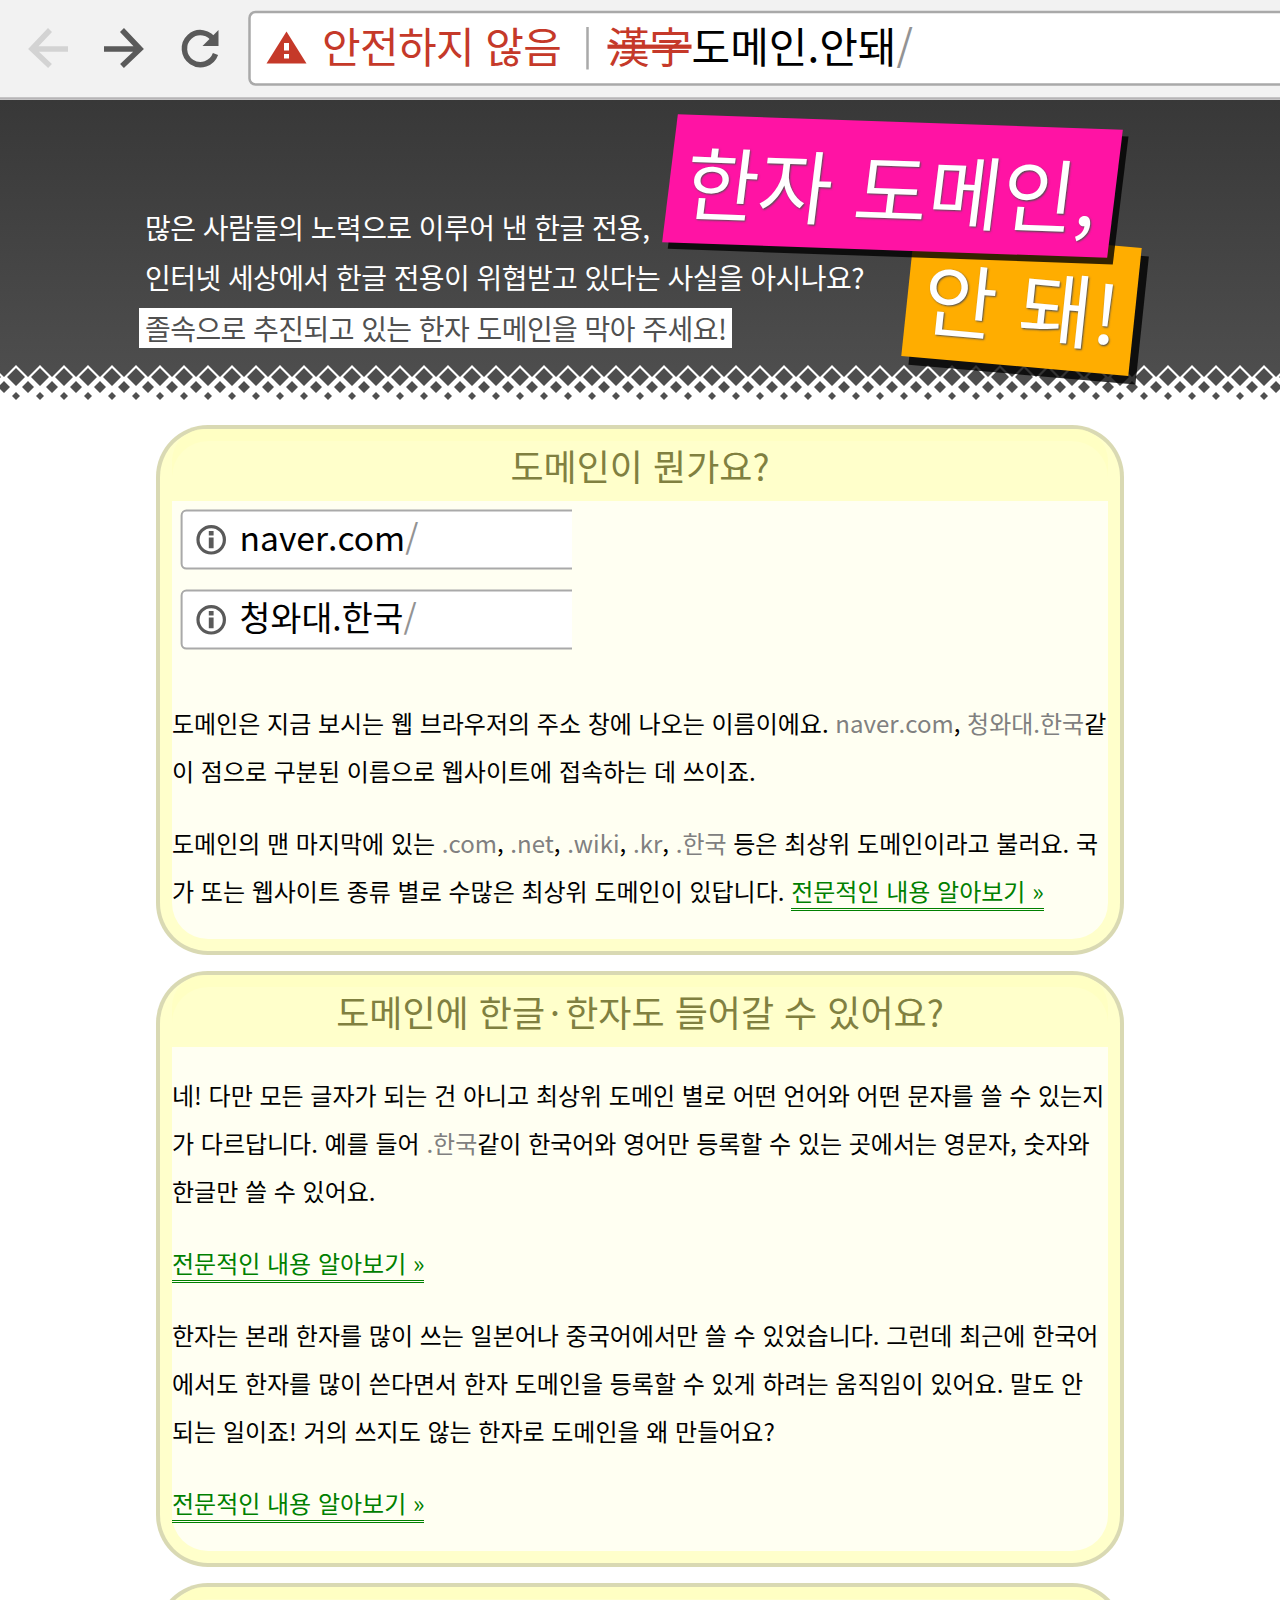
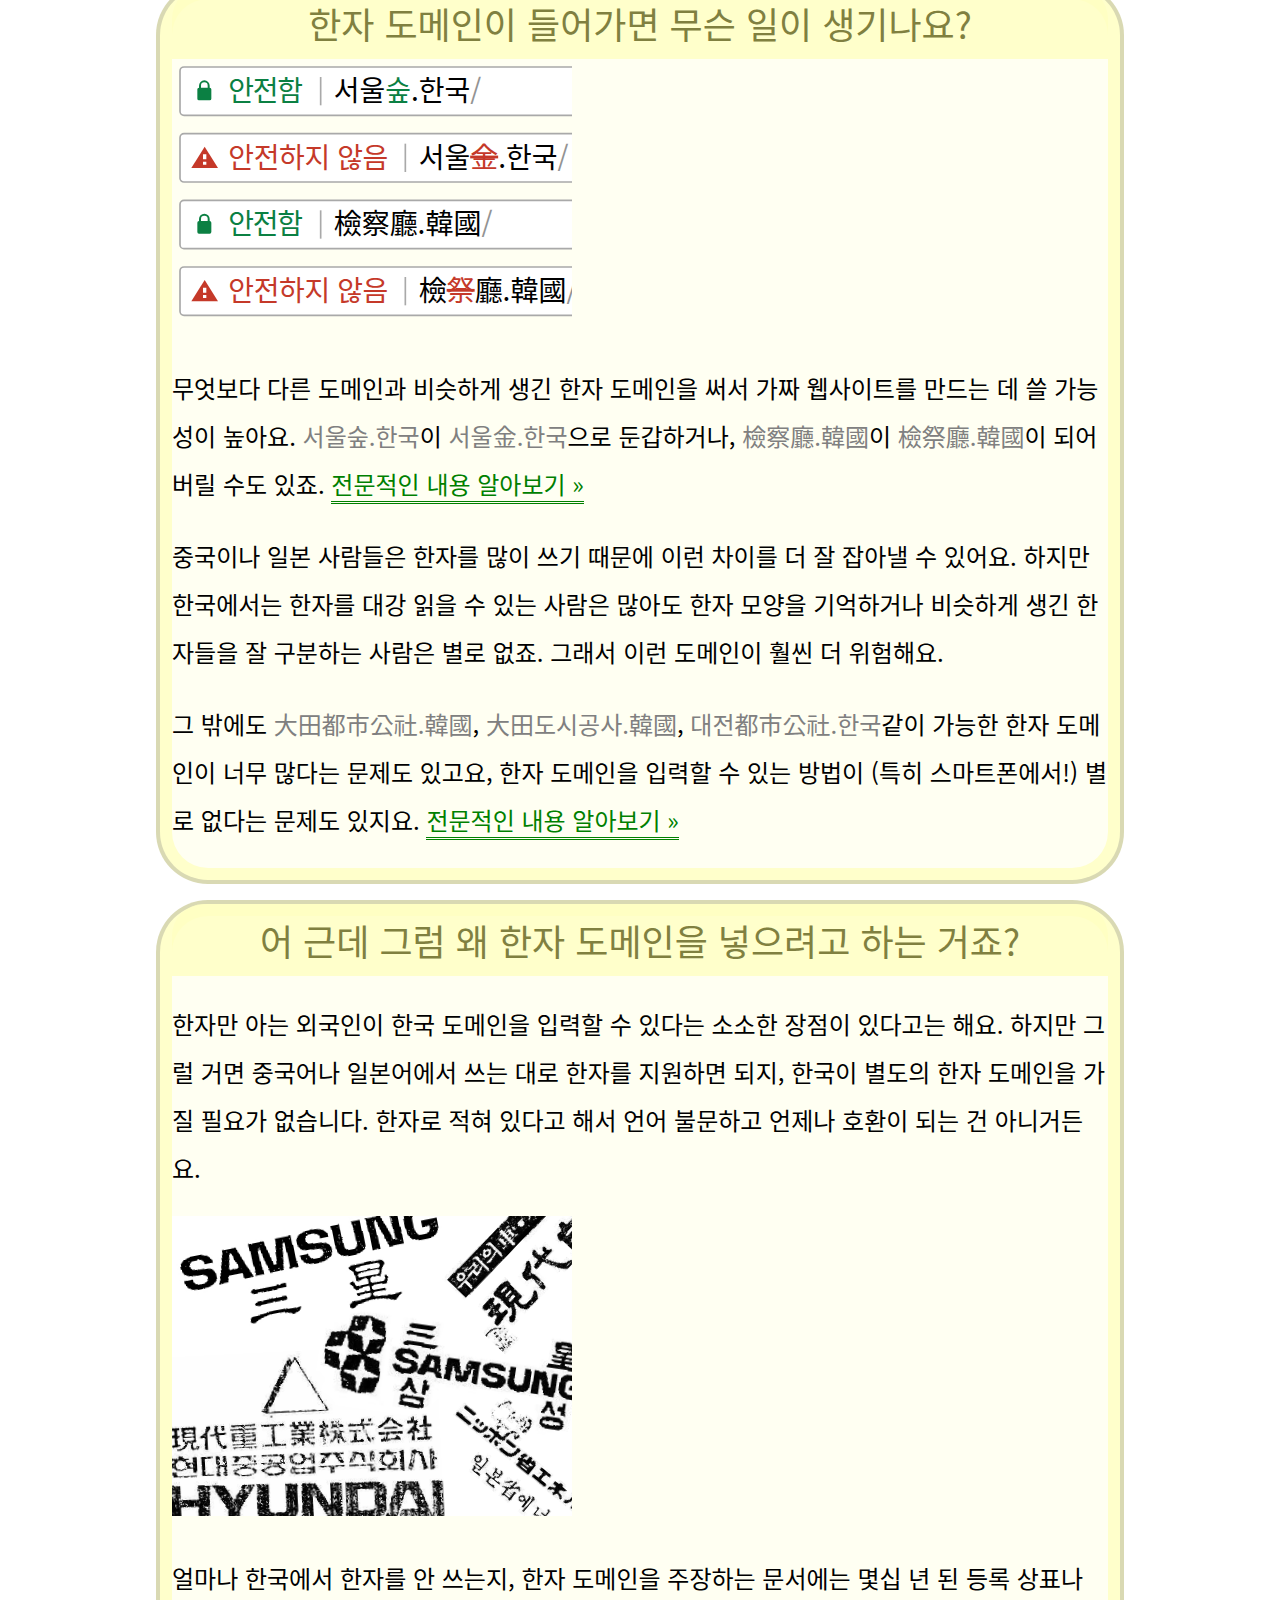
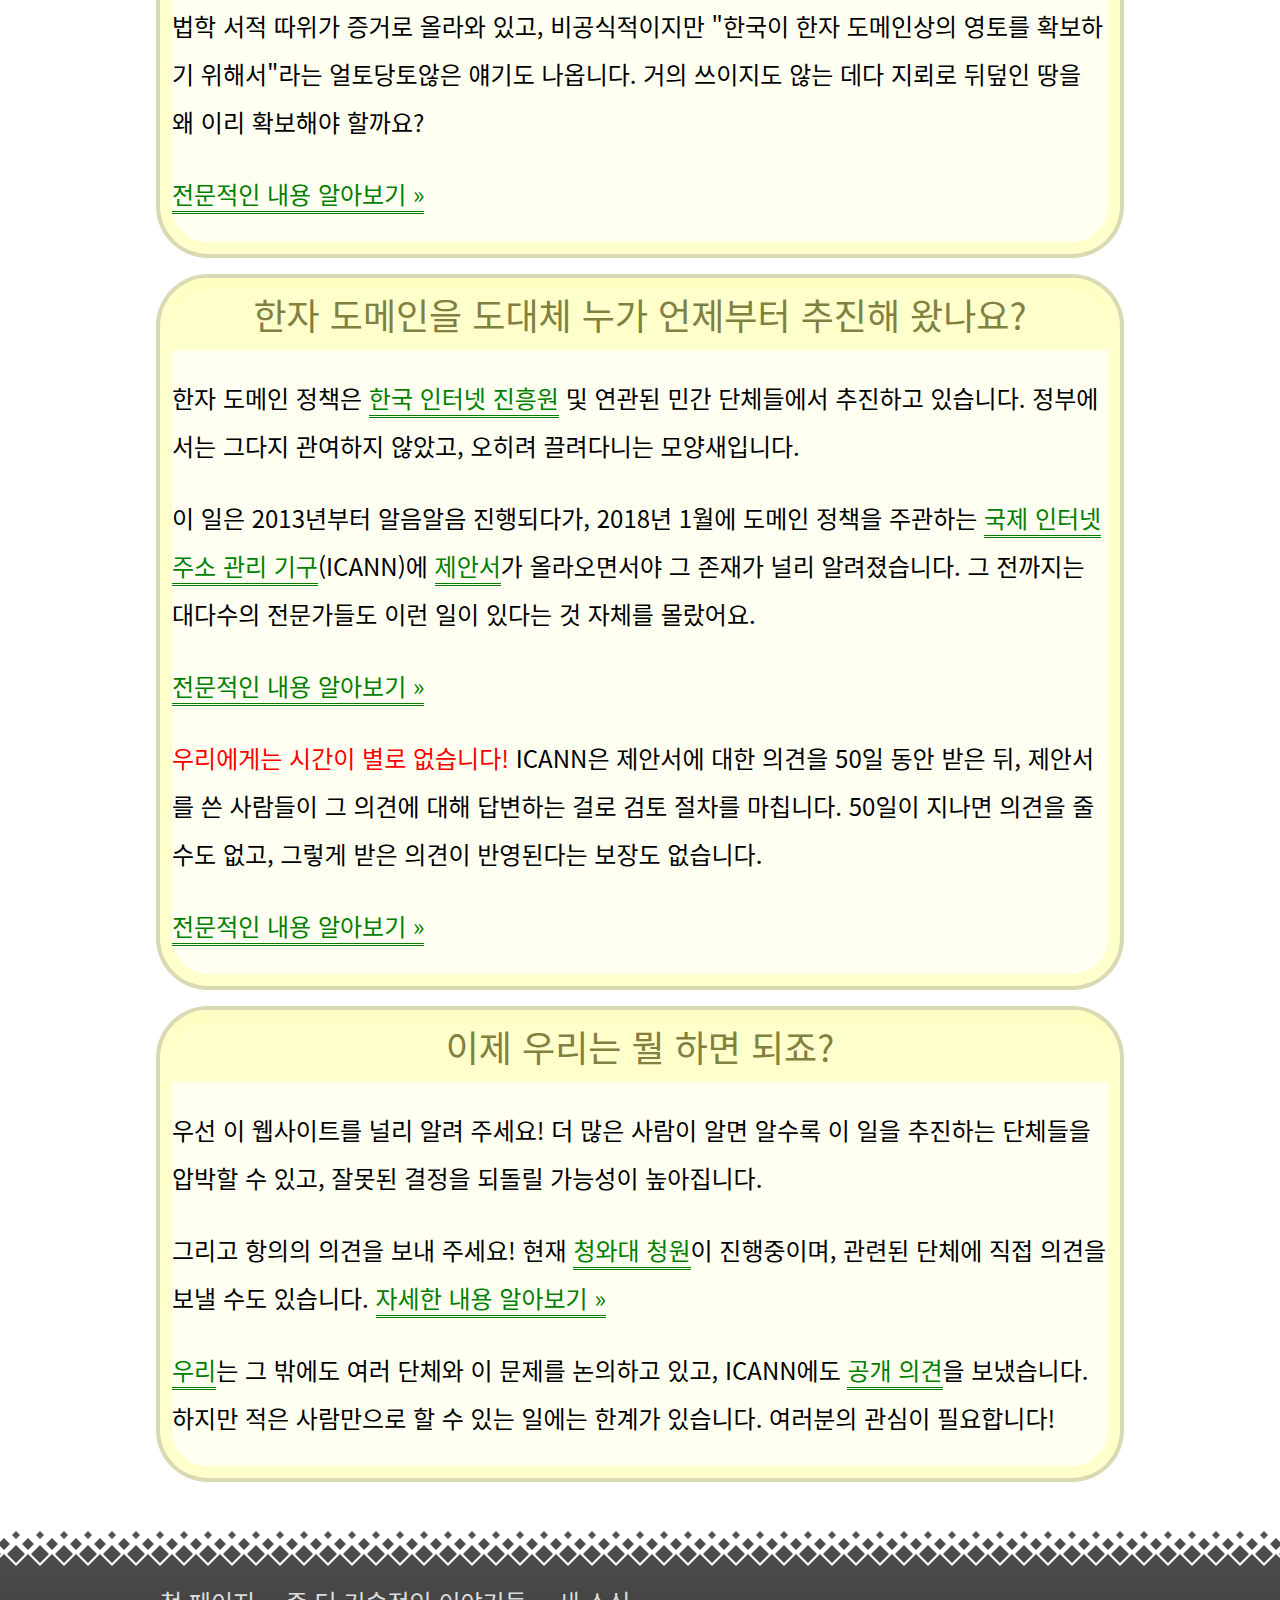
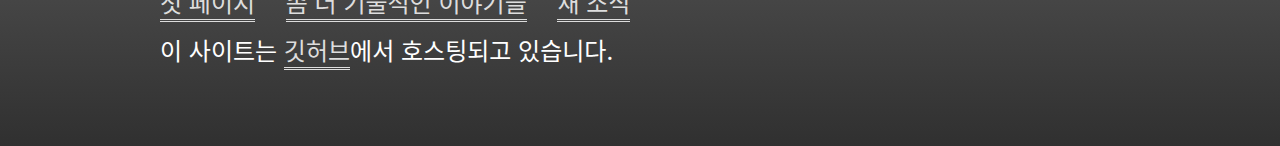
<file: index.html>
<!doctype html>
<html lang="ko">
<head>
<meta charset="utf-8">
<meta name="viewport" content="width=device-width, initial-scale=1, user-scalable=no">
<title>한자 도메인, 안 돼!</title>
<link rel="stylesheet" href="style.css">
<meta property="og:title" content="한자 도메인, 안 돼!">
<meta property="og:type" content="website">
<meta property="og:url" content="https://no-hanja-domain.github.io/">
<meta property="og:image" content="https://no-hanja-domain.github.io/preview.png">
<meta property="og:description" content="많은 사람들의 노력으로 이루어 낸 한글 전용, 인터넷 세상에서 한글 전용이 위협받고 있다는 사실을 아시나요? 졸속으로 추진되고 있는 한자 도메인을 막아 주세요!">
</head>
<body>
<header class="index">
<svg class="address">
	<rect x="0" y="0" width="100%" height="100%" fill="#f2f2f2" />
	<line x1="0" y1="98.5%" x2="100%" y2="98.5%" stroke="#b6b4b6" stroke-width="2.5" />
	<rect x="0" y="12%" width="100%" height="72.5%" fill="#fff" />
	<line x1="0" y1="12%" x2="100%" y2="12%" stroke="#a9a9a9" stroke-width="2.5" />
	<line x1="0" y1="84.5%" x2="100%" y2="84.5%" stroke="#a9a9a9" stroke-width="2.5" />
	<svg x="0" y="0" height="100%" viewBox="0 0 800 100" preserveAspectRatio="xMinYMin">
		<rect x="0" y="0%" width="300" height="90" fill="#f2f2f2" />
		<path d="M50 30L32 49L50 66M32 49H68" fill="transparent" stroke="#d3d3d3" stroke-width="5.5" />
		<path d="M122 30L140 49L122 66M140 49H104" fill="transparent" stroke="#5a5a5a" stroke-width="5.5" />
		<path d="M215.5 54A16 16 0 1 1 214.5 41" fill="transparent" stroke="#5a5a5a" stroke-width="5.5" />
		<path d="M202.5 46L218.5 30V46Z" fill="#5a5a5a" />
		<path d="M300 12H255.5A6 6 0 0 0 249.5 18V78.5A6 6 0 0 0 255.5 84.5H300" fill="#fff" stroke="#a9a9a9" stroke-width="2.5" />
		<path d="M286.5 31.5L266.5 63.5H306.5Z" fill="#c53929" />
		<path d="M284 43H289V50.5H284Z M284 54H289V58.5H284" fill="#fff" />
		<text fill="#c53929" x="322" y="63" font-size="42" textLength="240" lengthAdjust="spacing">안전하지 않음</text>
		<path d="M587.5 27V69.5" stroke="#a9a9a9" stroke-width="2.5" />
		<text fill="#000" x="607.5" y="63" font-size="42"><tspan fill="#c53929" text-decoration="line-through">漢字</tspan>도메인.안돼<tspan fill="#939393">/</tspan></text>
	</svg>
</svg>
<h1><span class="line1"><u>한자</u><s>漢字</s> 도메인,</span> <span class="line2">안 돼!</span></h1>
<p>많은 사람들의 노력으로 이루어 낸 한글 전용,<br>인터넷 세상에서 한글 전용이 위협받고 있다는 사실을 아시나요?<br><strong>졸속으로 추진되고 있는 한자 도메인을 막아 주세요!</strong></p>
</header>

<div id="main">

<article class="qna" id="what-is-domain">
<h2>도메인이 뭔가요?</h2>
<svg class="figure" width="400" viewBox="0 0 1000 400">
	<g id="normal-address">
		<path d="M1000 24H36a12 12 0 0 0 -12 12V157a12 12 0 0 0 12 12H1000" fill="#fff" stroke="#a9a9a9" stroke-width="5" />
		<circle cx="98" cy="97" r="33" fill="transparent" stroke="#5a5a5a" stroke-width="8" />
		<path d="M92 75h12v11h-12Z m0 16h12v27h-12Z" fill="#5a5a5a" />
	</g>
	<text fill="#000" x="169" y="126" font-size="84">naver.com<tspan fill="#939393">/</tspan></text>
	<use xlink:href="#normal-address" y="200" />
	<text fill="#000" x="169" y="326" font-size="84">청와대.한국<tspan fill="#939393">/</tspan></text>
</svg>
<p class="with-figure"><strong>도메인</strong>은 지금 보시는 웹 브라우저의 주소 창에 나오는 이름이에요. <code>naver.com</code>, <code>청와대.한국</code>같이 점으로 구분된 이름으로 웹사이트에 접속하는 데 쓰이죠.</p>
<p>도메인의 맨 마지막에 있는 <code>.com</code>, <code>.net</code>, <code>.wiki</code>, <code>.kr</code>, <code>.한국</code> 등은 <strong>최상위 도메인</strong>이라고 불러요. 국가 또는 웹사이트 종류 별로 수많은 최상위 도메인이 있답니다. <a href="technical.html#what-is-domain" class="more">전문적인 내용 알아보기 &raquo;</a></p>
</article>

<article class="qna" id="what-is-idn">
<h2>도메인에 한글·한자도 들어갈 수 있어요?</h2>
<p>네! 다만 모든 글자가 되는 건 아니고 최상위 도메인 별로 어떤 언어와 어떤 문자를 쓸 수 있는지가 다르답니다. 예를 들어 <code>.한국</code>같이 한국어와 영어만 등록할 수 있는 곳에서는 영문자, 숫자와 한글만 쓸 수 있어요.</p>
<p class="more"><a href="technical.html#what-is-idn" class="more">전문적인 내용 알아보기 &raquo;</a></p>
<p>한자는 본래 한자를 많이 쓰는 일본어나 중국어에서만 쓸 수 있었습니다. 그런데 최근에 한국어에서도 한자를 많이 쓴다면서 <strong>한자 도메인을 등록할 수 있게 하려는 움직임</strong>이 있어요. 말도 안 되는 일이죠! 거의 쓰지도 않는 한자로 도메인을 왜 만들어요?</p>
<p class="more"><a href="technical.html#hanja-domain" class="more">전문적인 내용 알아보기 &raquo;</a></p>
</article>

<article class="qna" id="why-no-hanja-domain">
<h2>한자 도메인이 들어가면 무슨 일이 생기나요?</h2>
<svg class="figure" width="400" viewBox="0 0 1200 800">
	<g id="safe-address">
		<path d="M1250 24H36a12 12 0 0 0 -12 12v121a12 12 0 0 0 12 12H1250" fill="#fff" stroke="#a9a9a9" stroke-width="5" />
		<path d="M81 80a16 16 0 0 1 32 0v6a5 5 0 0 1 5 5v28a5 5 0 0 1 -5 5h-32a5 5 0 0 1 -5 -5v-28a5 5 0 0 1 5 -5Z" fill="#0b8043" />
		<path d="M87 86v-6a10 10 0 0 1 20 0v6Z" fill="#fff" />
		<text fill="#0b8043" x="169" y="126" font-size="84" textLength="224" lengthAdjust="spacing">안전함</text>
		<path d="M446 54v85" stroke="#a9a9a9" stroke-width="5" />
	</g>
	<g id="unsafe-address" transform="translate(0,200)">
		<path d="M1250 24H36a12 12 0 0 0 -12 12v121a12 12 0 0 0 12 12H1250" fill="#fff" stroke="#a9a9a9" stroke-width="5" />
		<path d="M98 63l-40 64h80Z" fill="#c53929" />
		<path d="M93 86h10v15h-10Z m0 22h10v9h-10Z" fill="#fff" />
		<text fill="#c53929" x="169" y="126" font-size="84" textLength="480" lengthAdjust="spacing">안전하지 않음</text>
		<path d="M700 54v85" stroke="#a9a9a9" stroke-width="5" />
	</g>
	<text fill="#000" x="485" y="126" font-size="84">서울<tspan fill="#0b8043">숲</tspan>.한국<tspan fill="#939393">/</tspan></text>
	<text fill="#000" x="740" y="326" font-size="84">서울<tspan fill="#c53929" text-decoration="line-through">金</tspan>.한국<tspan fill="#939393">/</tspan></text>
	<use xlink:href="#safe-address" y="400" />
	<use xlink:href="#unsafe-address" y="400" />
	<text fill="#000" x="485" y="526" font-size="84">檢察廳.韓國<tspan fill="#939393">/</tspan></text>
	<text fill="#000" x="740" y="726" font-size="84">檢<tspan fill="#c53929" text-decoration="line-through">祭</tspan>廳.韓國<tspan fill="#939393">/</tspan></text>
</svg>
<p class="with-figure">무엇보다 다른 도메인과 비슷하게 생긴 한자 도메인을 써서 <strong>가짜 웹사이트를 만드는 데 쓸 가능성이 높아요</strong>. <code>서울숲.한국</code>이 <code>서울<strong>金</strong>.한국</code>으로 둔갑하거나, <code>檢察廳.韓國</code>이 <code>檢<strong>祭</strong>廳.韓國</code>이 되어 버릴 수도 있죠. <a href="technical.html#idn-homograph-attack" class="more">전문적인 내용 알아보기 &raquo;</a></p>
<p>중국이나 일본 사람들은 한자를 많이 쓰기 때문에 이런 차이를 더 잘 잡아낼 수 있어요. 하지만 한국에서는 한자를 대강 읽을 수 있는 사람은 많아도 한자 모양을 기억하거나 비슷하게 생긴 한자들을 잘 구분하는 사람은 별로 없죠. 그래서 이런 도메인이 훨씬 더 위험해요.</p>
<p>그 밖에도 <code>大田都市公社.韓國</code>, <code>大田도시공사.韓國</code>, <code>대전都市公社.한국</code>같이 가능한 한자 도메인이 너무 많다는 문제도 있고요, 한자 도메인을 입력할 수 있는 방법이 (특히 스마트폰에서!) 별로 없다는 문제도 있지요. <a href="technical.html#why-no-mixed-hanja-hangul-domain" class="more">전문적인 내용 알아보기 &raquo;</a></p>
</article>

<article class="qna" id="why-hanja-domain">
<h2>어 근데 그럼 왜 한자 도메인을 넣으려고 하는 거죠?</h2>
<p>한자만 아는 외국인이 한국 도메인을 입력할 수 있다는 소소한 장점이 있다고는 해요. 하지만 그럴 거면 중국어나 일본어에서 쓰는 대로 한자를 지원하면 되지, <strong>한국이 별도의 한자 도메인을 가질 필요가 없습니다</strong>. 한자로 적혀 있다고 해서 언어 불문하고 언제나 호환이 되는 건 아니거든요.</p>
<img class="figure" width="400" height="300" src="obsolete-trademarks.png" />
<p class="with-figure">얼마나 한국에서 한자를 안 쓰는지, 한자 도메인을 주장하는 문서에는 <strong>몇십 년 된 등록 상표나 법학 서적 따위</strong>가 증거로 올라와 있고, 비공식적이지만 <strong>"한국이 한자 도메인상의 영토를 확보하기 위해서"</strong>라는 얼토당토않은 얘기도 나옵니다. 거의 쓰이지도 않는 데다 지뢰로 뒤덮인 땅을 왜 이리 확보해야 할까요?</p>
<p class="more"><a href="technical.html#bad-hanja-evidence" class="more">전문적인 내용 알아보기 &raquo;</a></p>
</article>

<article class="qna" id="timeline">
<h2>한자 도메인을 도대체 누가 언제부터 추진해 왔나요?</h2>
<p>한자 도메인 정책은 <a href="https://www.kisa.or.kr/">한국 인터넷 진흥원</a> 및 연관된 민간 단체들에서 추진하고 있습니다. 정부에서는 그다지 관여하지 않았고, 오히려 끌려다니는 모양새입니다.</p>
<p>이 일은 2013년부터 알음알음 진행되다가, 2018년 1월에 도메인 정책을 주관하는 <a href="https://www.icann.org/">국제 인터넷 주소 관리 기구</a>(ICANN)에 <a href="https://www.icann.org/public-comments/korean-lgr-2018-01-25-en">제안서</a>가 올라오면서야 그 존재가 널리 알려졌습니다. 그 전까지는 대다수의 전문가들도 이런 일이 있다는 것 자체를 몰랐어요.</p>
<p class="more"><a href="technical.html#proposal" class="more">전문적인 내용 알아보기 &raquo;</a></p>
<p><strong style="color: red">우리에게는 시간이 별로 없습니다!</strong> ICANN은 제안서에 대한 의견을 50일 동안 받은 뒤, 제안서를 쓴 사람들이 그 의견에 대해 답변하는 걸로 검토 절차를 마칩니다. <strong>50일이 지나면 의견을 줄 수도 없고, 그렇게 받은 의견이 반영된다는 보장도 없습니다.</strong></p>
<p class="more"><a href="technical.html#idn-policy-authority" class="more">전문적인 내용 알아보기 &raquo;</a></p>
</article>

<article class="qna" id="now-what">
<h2>이제 우리는 뭘 하면 되죠?</h2>
<p>우선 <strong>이 웹사이트를 널리 알려 주세요!</strong> 더 많은 사람이 알면 알수록 이 일을 추진하는 단체들을 압박할 수 있고, 잘못된 결정을 되돌릴 가능성이 높아집니다.
<p>그리고 <strong>항의의 의견을 보내 주세요!</strong> 현재 <a href="https://www1.president.go.kr/petitions/139641">청와대 청원</a>이 진행중이며, 관련된 단체에 직접 의견을 보낼 수도 있습니다. <a href="technical.html#petition" class="more">자세한 내용 알아보기 &raquo;</a></p>
<p><a href="technical.html#authors">우리</a>는 그 밖에도 여러 단체와 이 문제를 논의하고 있고, ICANN에도 <a href="icann-letter-20180213.html">공개 의견</a>을 보냈습니다. 하지만 적은 사람만으로 할 수 있는 일에는 한계가 있습니다. 여러분의 관심이 필요합니다!</p>
</article>

</div>
<footer>
	<nav>
		<ul>
			<li><a href="index.html">첫 페이지</a></li>
			<li><a href="technical.html">좀 더 기술적인 이야기들</a></li>
			<li><a href="news.html">새 소식</a></li>
		</ul>
	</nav>
	<p>이 사이트는 <a href="https://github.com/no-hanja-domain/no-hanja-domain.github.io">깃허브</a>에서 호스팅되고 있습니다.</p>
</footer>

<!-- Global site tag (gtag.js) - Google Analytics -->
<script async src="https://www.googletagmanager.com/gtag/js?id=UA-113554880-1"></script>
<script>
  window.dataLayer = window.dataLayer || [];
  function gtag(){dataLayer.push(arguments);}
  gtag('js', new Date());

  gtag('config', 'UA-113554880-1');
</script>
</body>
</html>
</file>
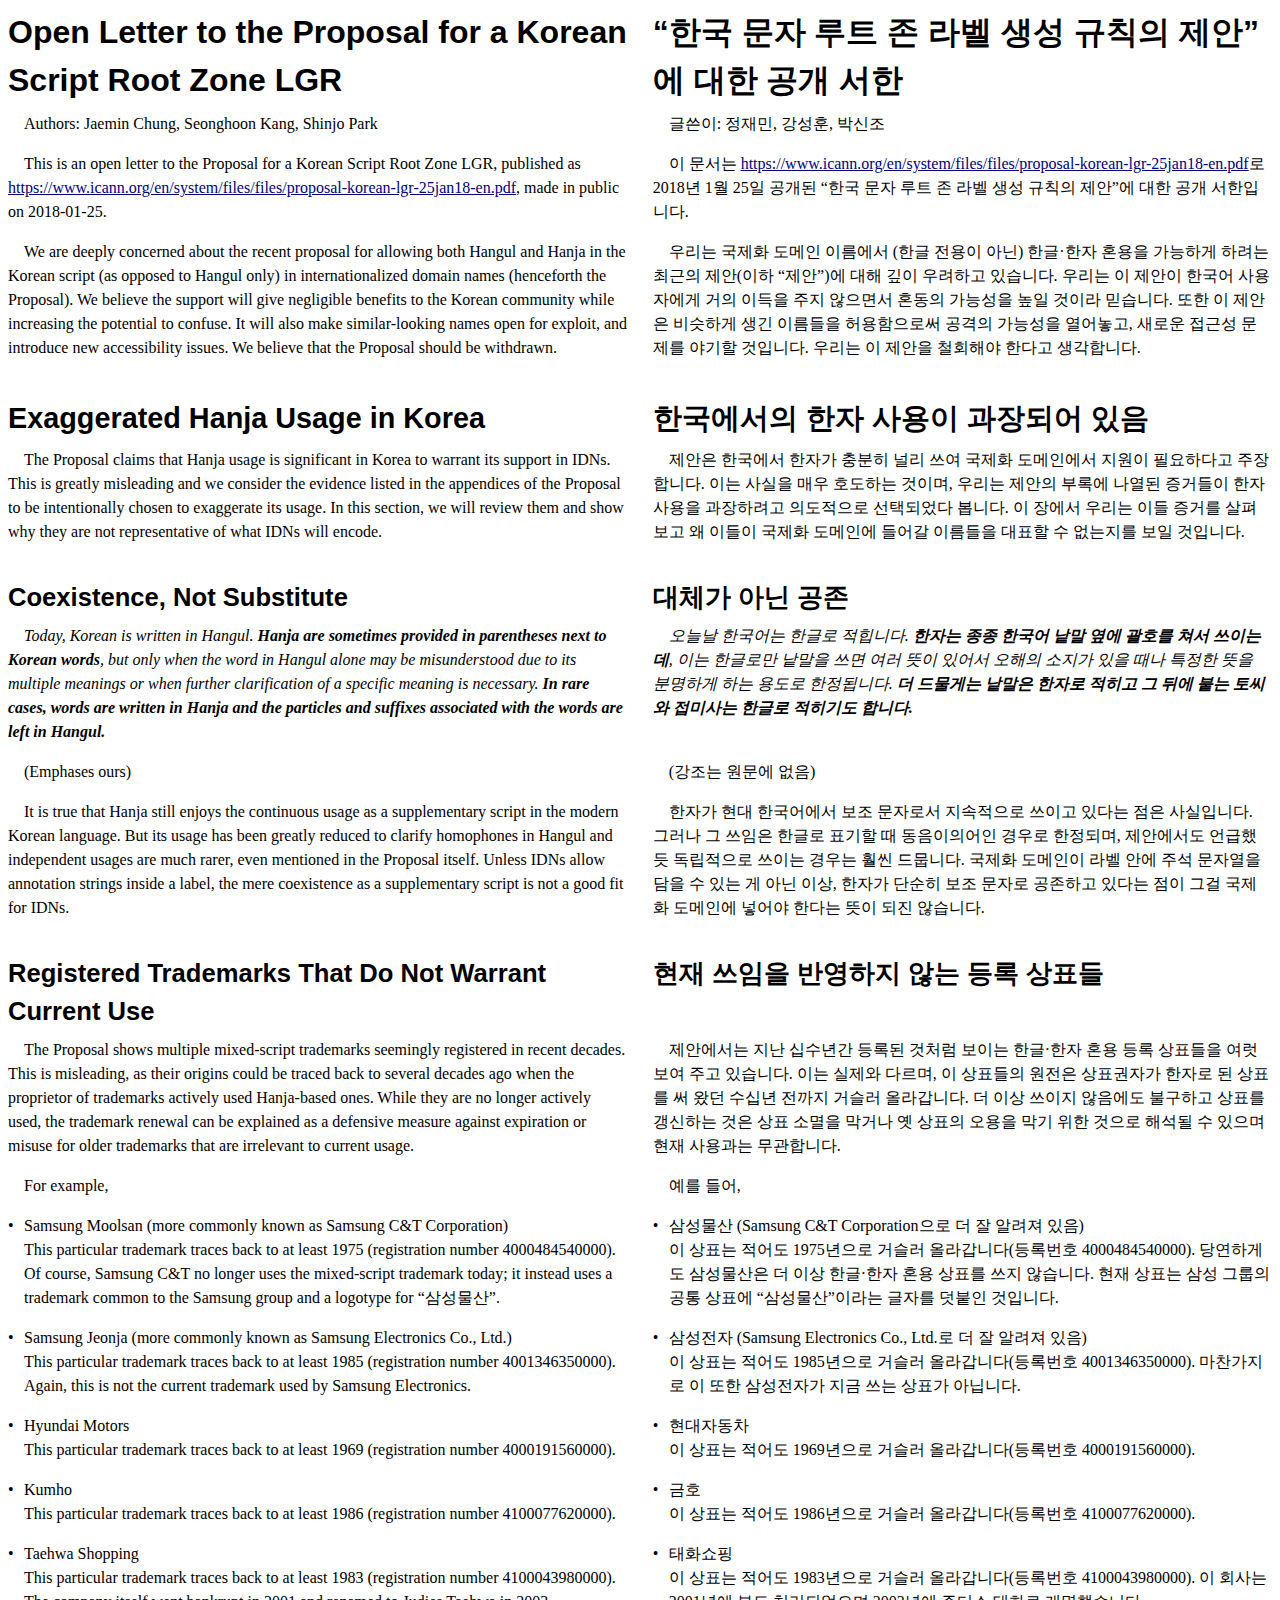
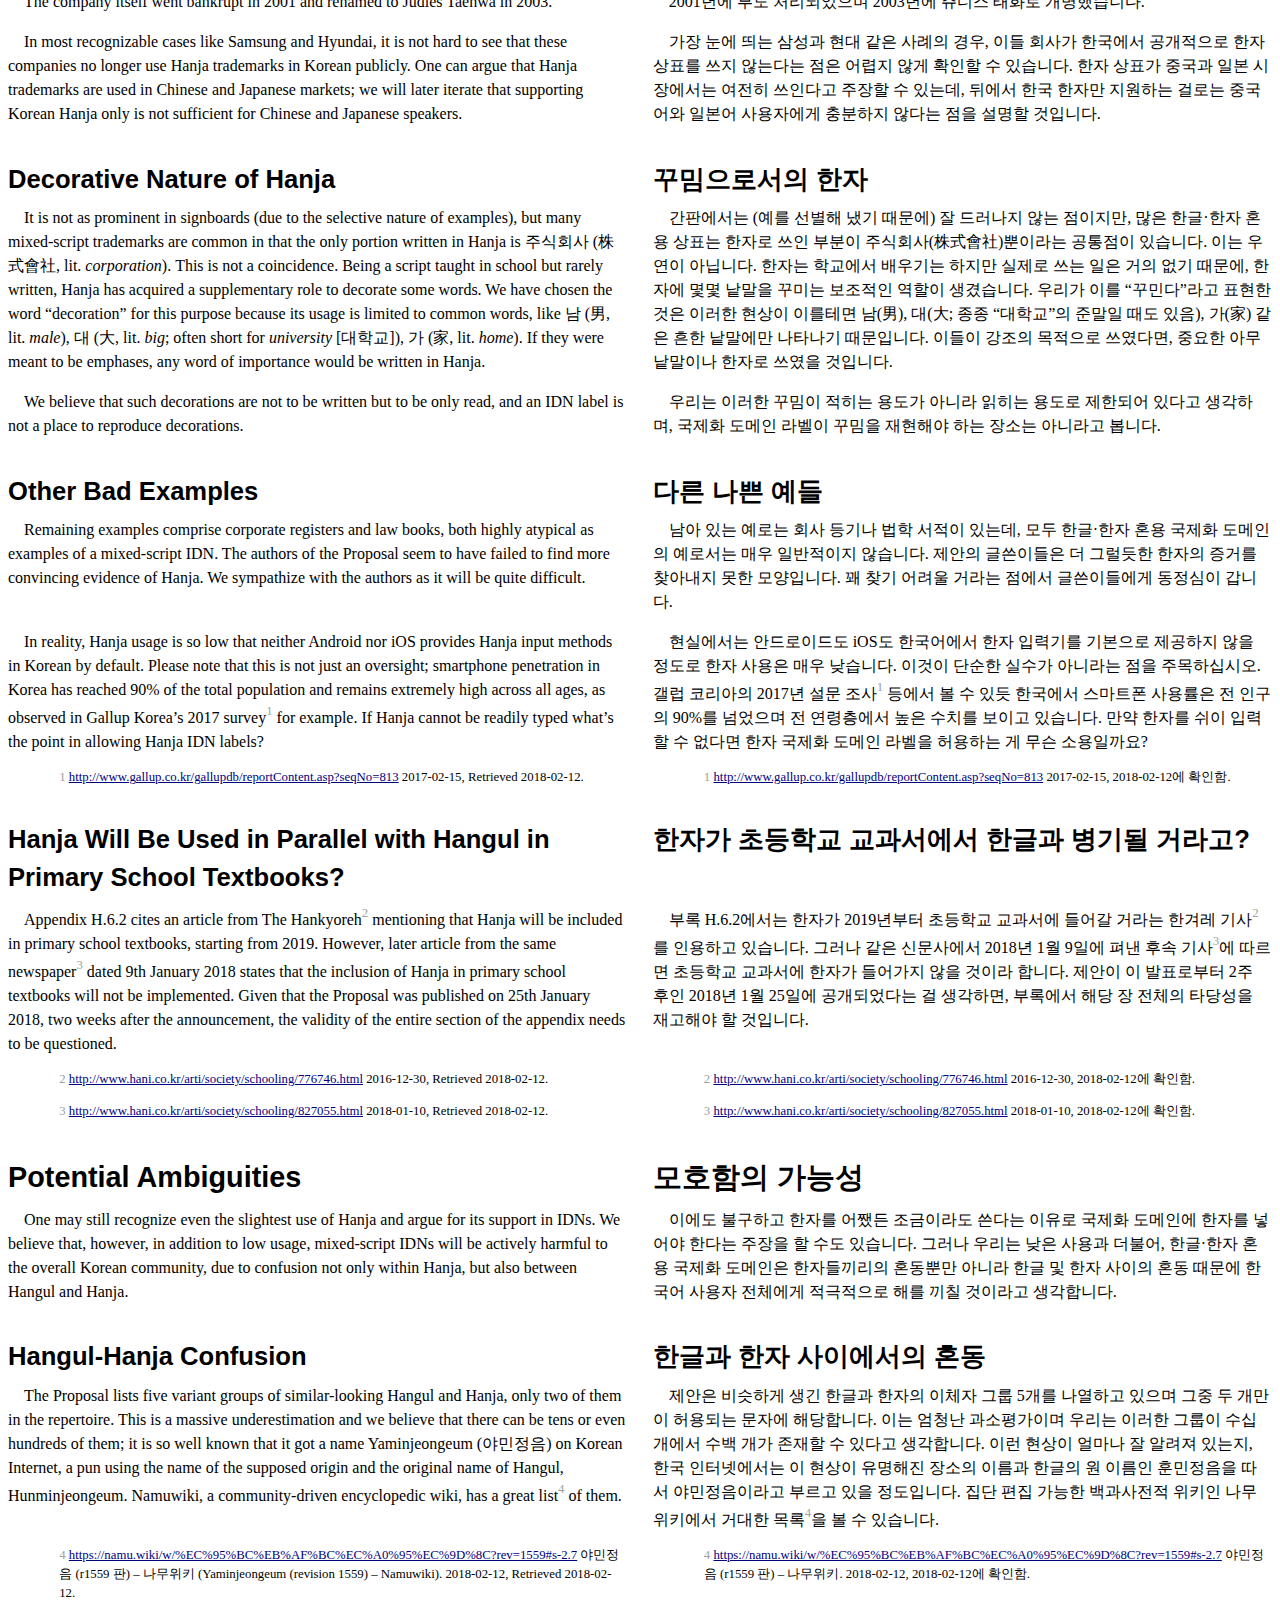
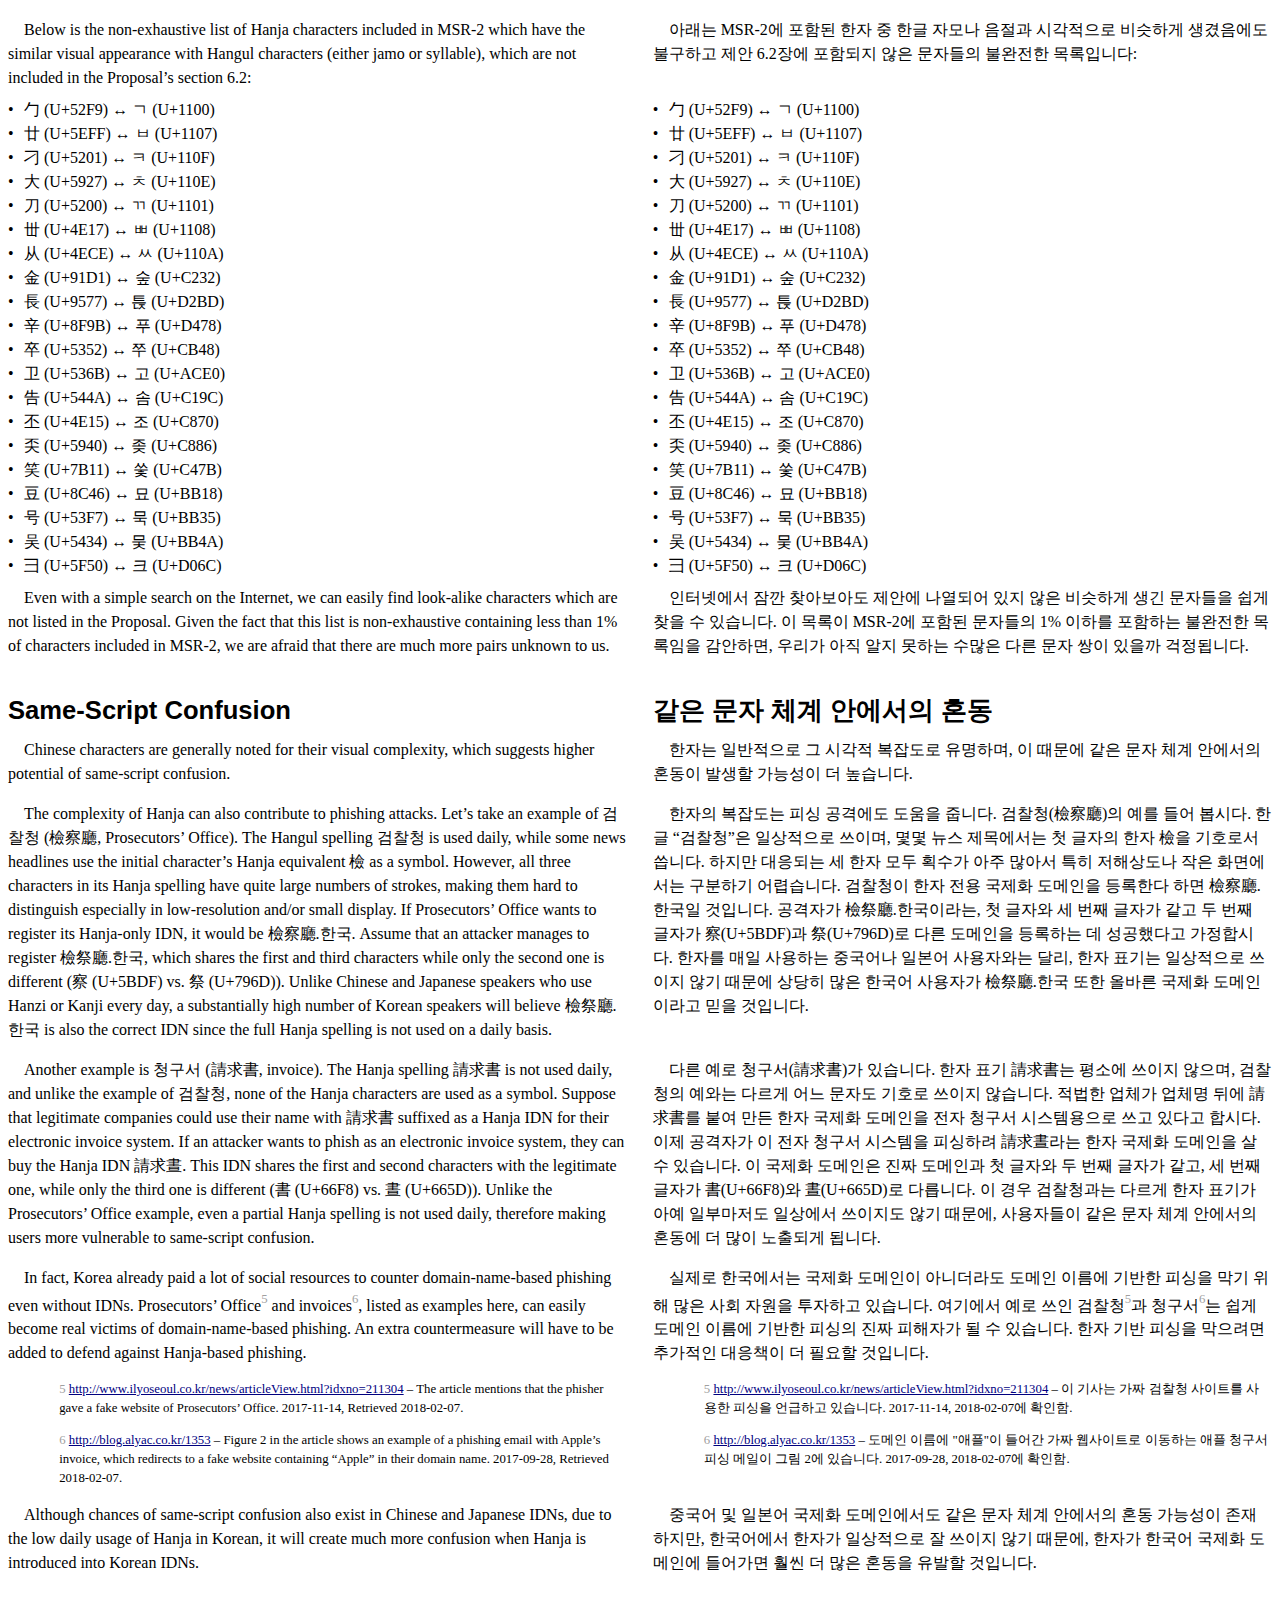
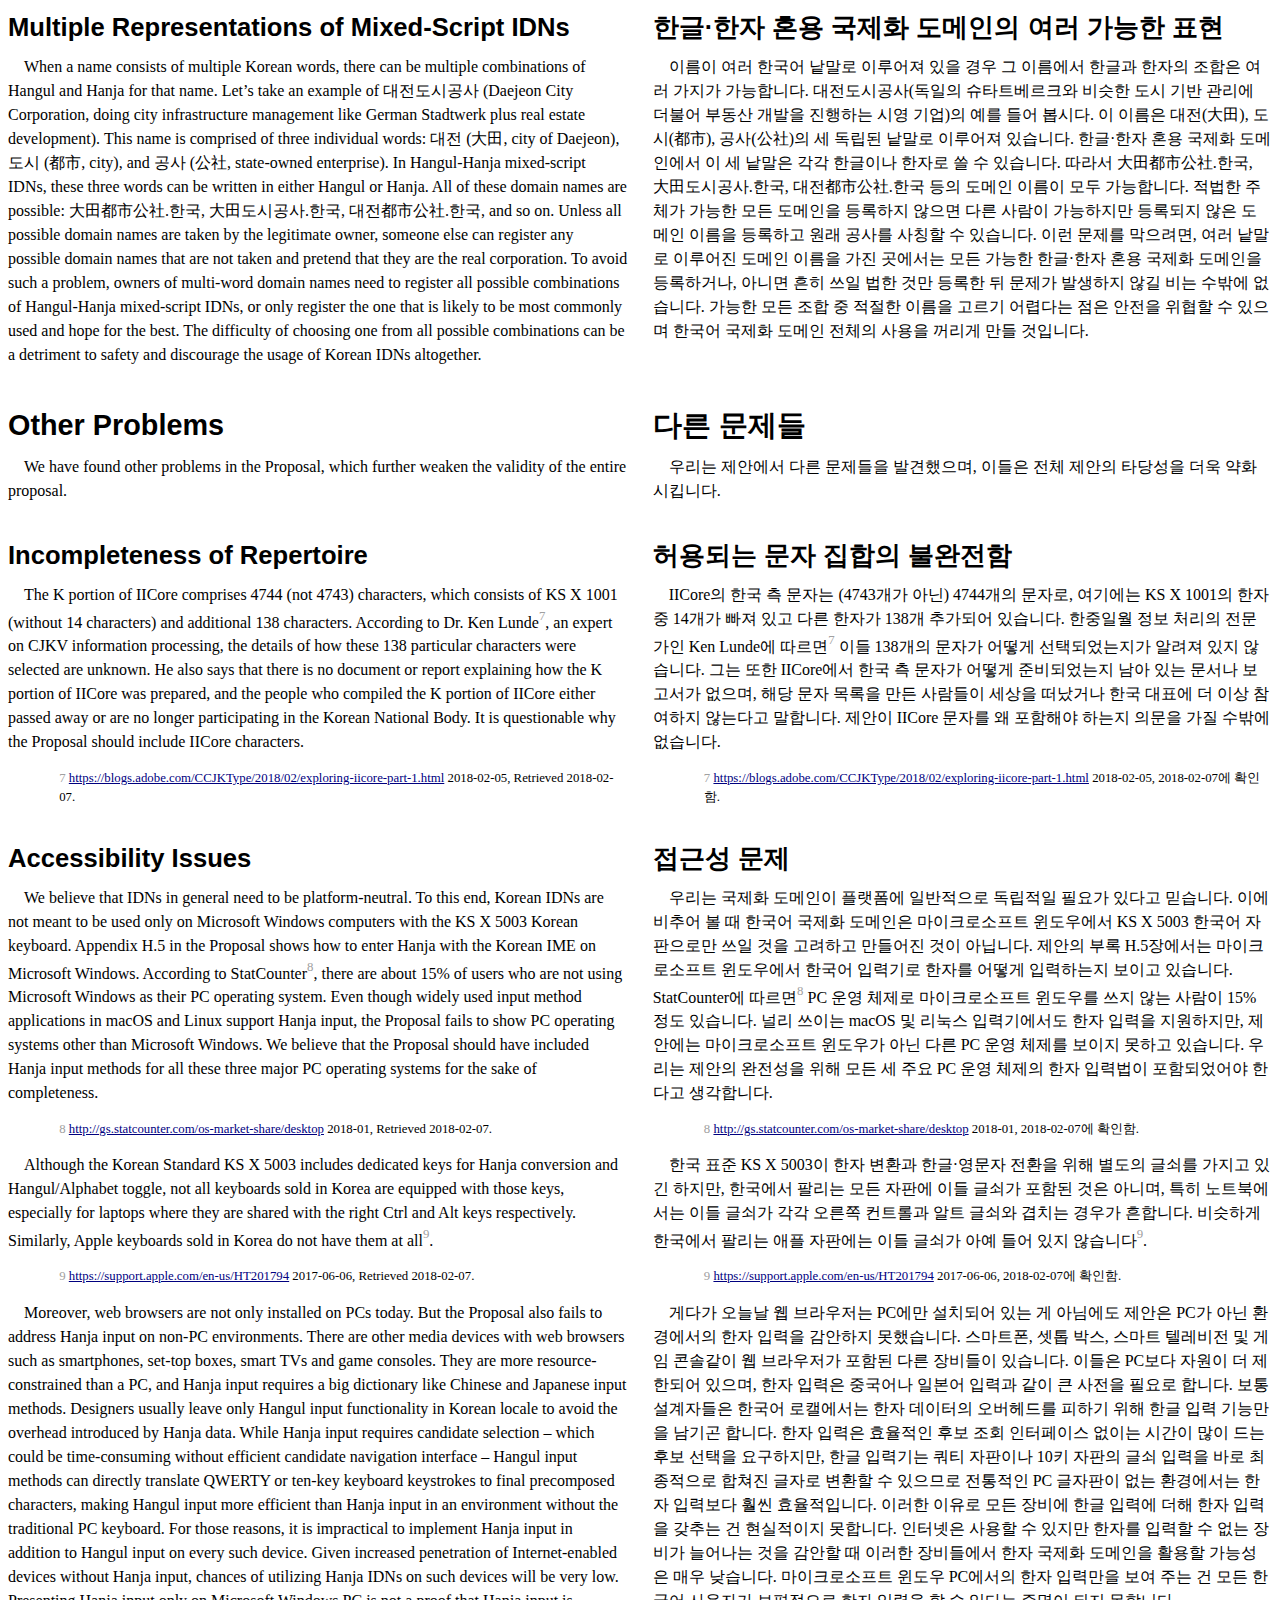
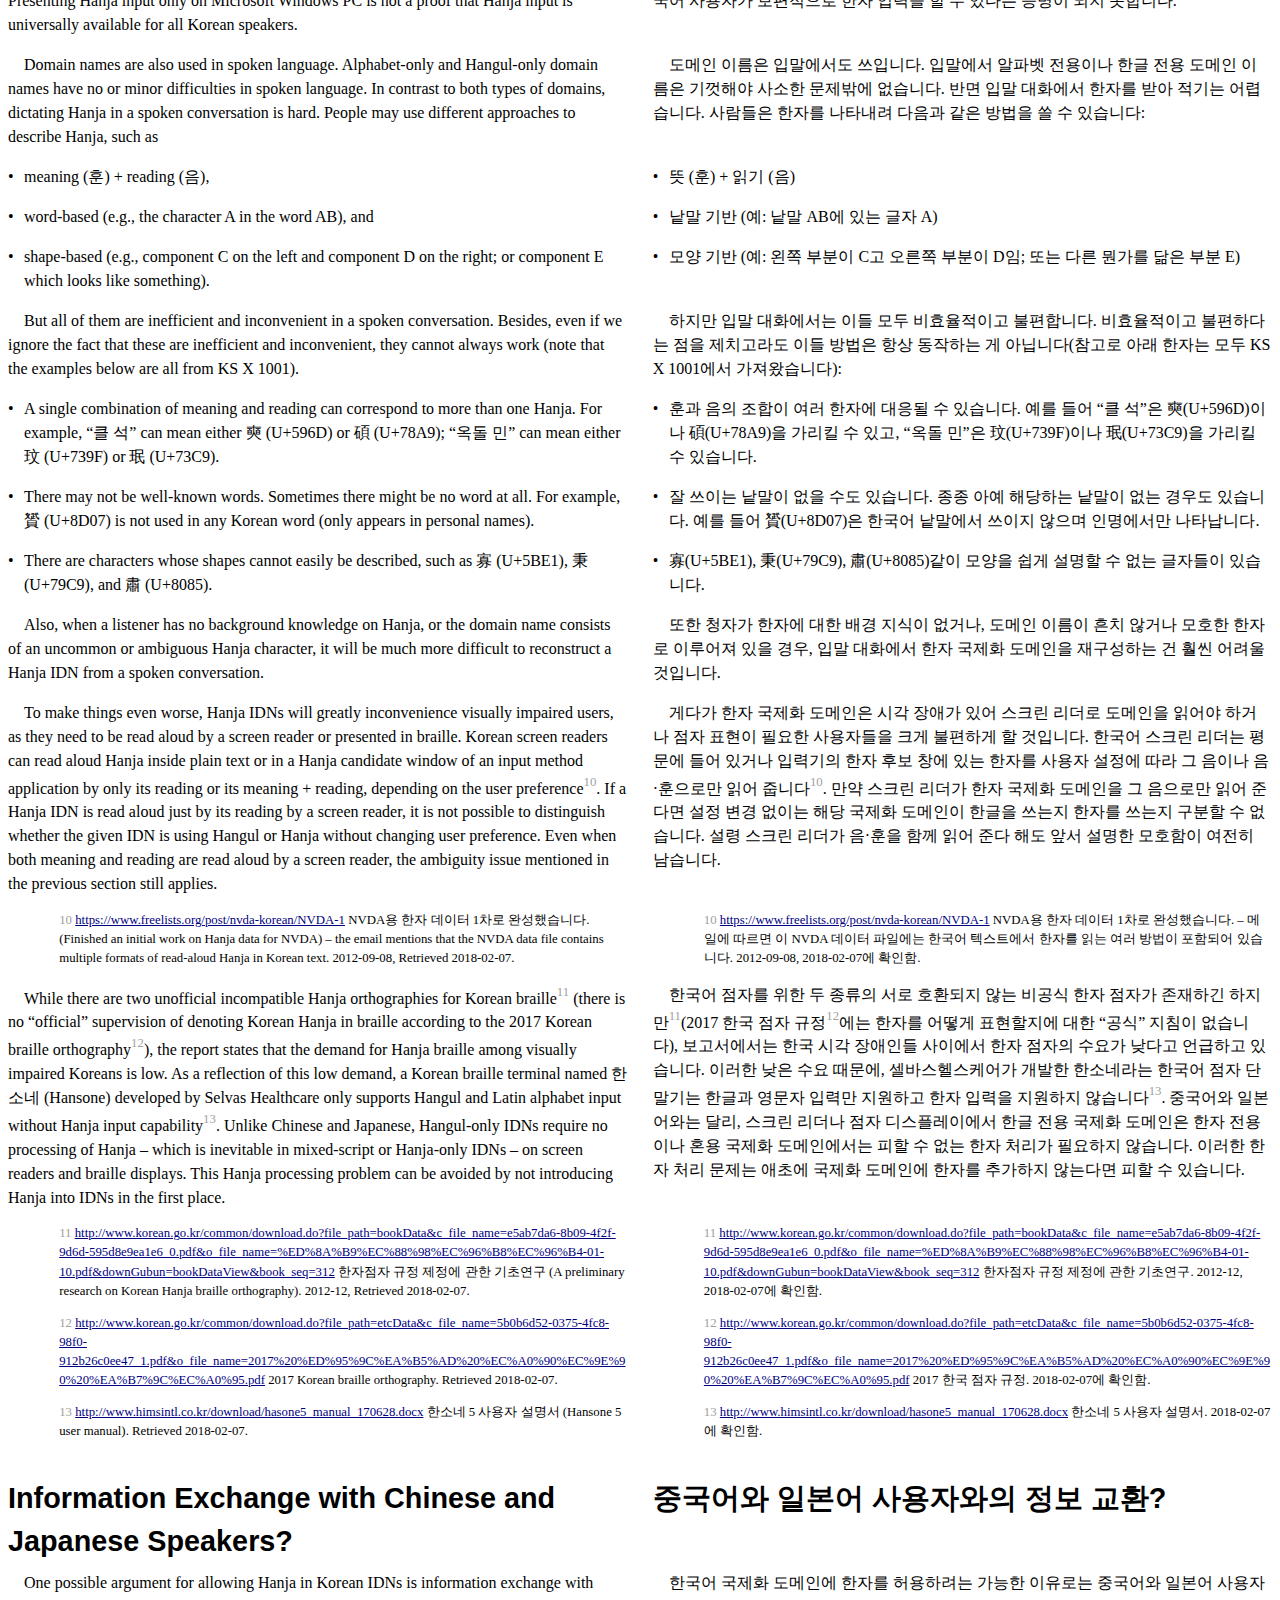
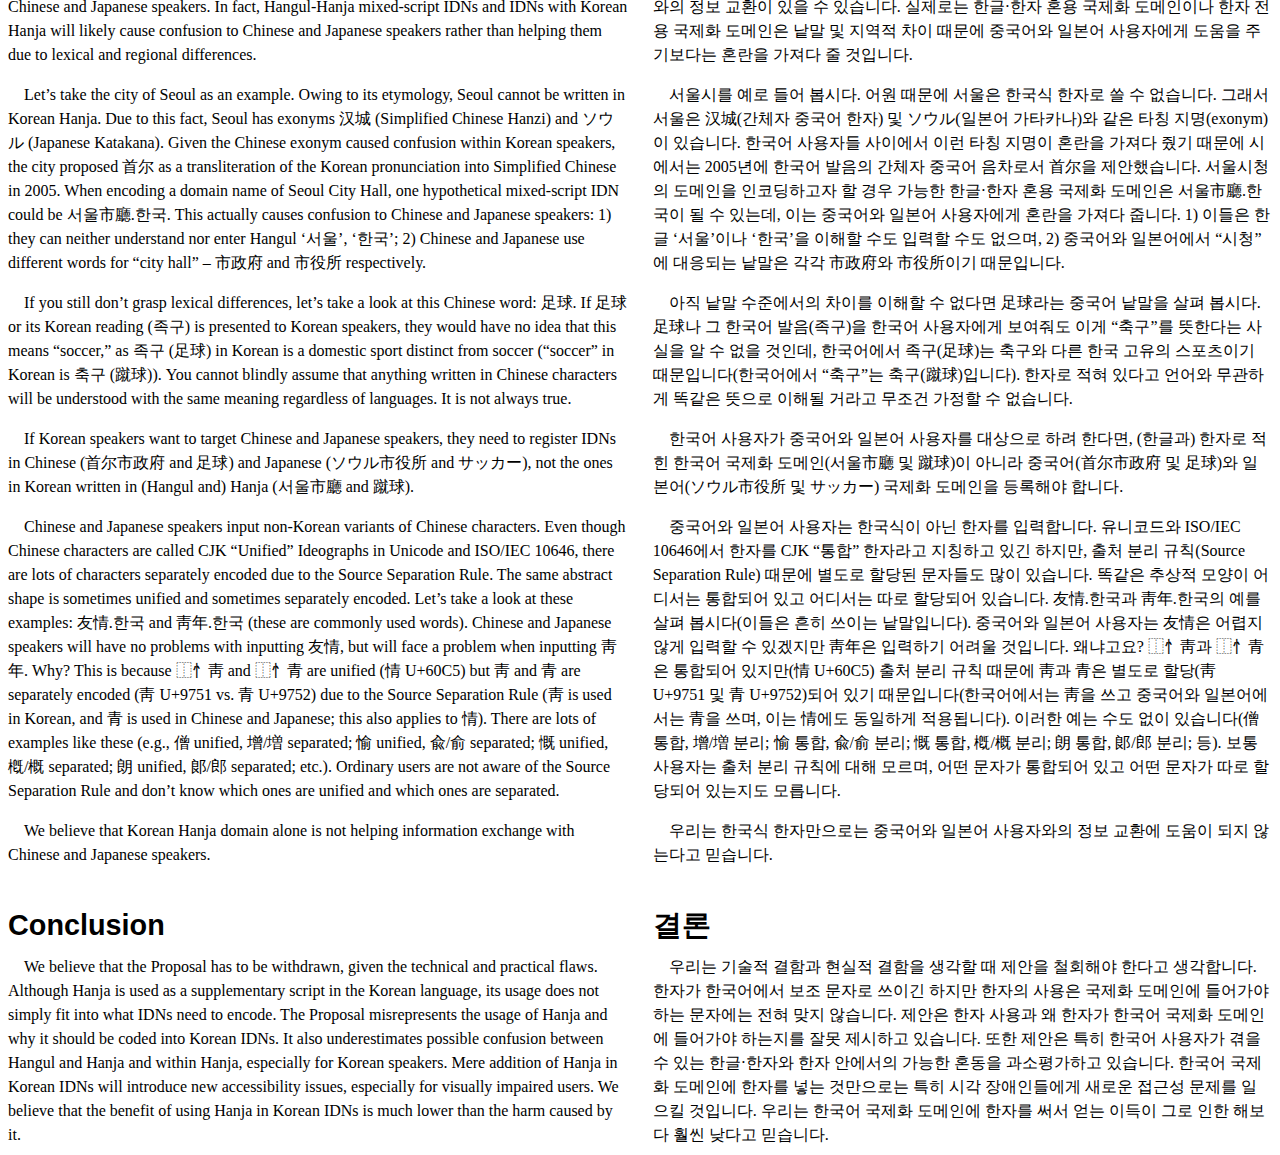
<file: icann-letter-20180213.html>
<!doctype html>
<html>
<head>
<meta charset="utf-8">
<meta name="viewport" content="width=device-width, initial-scale=1">
<title>Open Letter to the Proposal for a Korean Script Root Zone LGR | “한국 문자 루트 존 라벨 생성 규칙의 제안”에 대한 공개 서한</title>
<style>
body {
	line-height: 1.5;
	max-width: 1500px;
	margin: 8px auto;
	padding: 0 8px;
	overflow-wrap: break-word;
}

h1, h2, h3 { font-family: Arial, 맑은 고딕, Malgun Gothic, sans-serif; }
h1 { font-size: 200%; margin: 0; }
h2 { font-size: 180%; margin: 1em 0 0 0;  }
h3 { font-size: 160%; margin: 1em 0 0 0; }
p, li { font-family: Georgia, 바탕, Batang, serif; }
ul { margin: 0; padding: 0; list-style: none; }
li { margin: 0.5em 0; padding: 0 0 0 1em; position: relative; box-sizing: border-box; }
li::before { content: '•'; position: absolute; left: 0; }
ul.chars li { margin-top: 0; margin-bottom: 0; }
blockquote { margin: 0; font-style: italic; }
p { margin: 0.5em 0; text-indent: 1em; }
p.fn { font-size: 80%; padding-left: 4em; text-indent: 0; box-sizing: border-box; }
sup { color: #a0a0a0; font-size: 80%; vertical-align: 40%; }
p.fn sup { font-size: inherit; vertical-align: inherit; }
a { color: #00007f; text-decoration: underline; }
[lang|=en] { width: 49%; float: left; clear: both; }
[lang|=ko] { width: 49%; float: right; }

nav {
	display: none;
	position: absolute;
	background-color: #333;
	color: white;
	top: 0;
	left: 0;
	right: 0;
	line-height: 25px;
	text-align: right;
	padding: 0 15px;
}
nav > a {
	color: white;
	cursor: pointer;
}

@media only screen and (max-width: 450px) {
	body { margin-top: 30px; }
	nav { display: block; }
	[lang|=en], [lang|=ko] { width: 100%; float: none; }
	body[data-display-language|=ko] [lang]:not([lang|=ko]),
	body[data-display-language|=en] [lang]:not([lang|=en]) { display: none; }
}
</style>
<head>
<body data-display-language=ko>
<nav>
	<a lang="ko" onclick="document.body.dataset.displayLanguage='en'">Show in English</a>
	<a lang="en" onclick="document.body.dataset.displayLanguage='ko'">한국어로 보기</a>
</nav>

<h1 lang="en">Open Letter to the Proposal for a Korean Script Root Zone LGR</h1>
<h1 lang="ko">“한국 문자 루트 존 라벨 생성 규칙의 제안”에 대한 공개 서한</h1>
<p lang="en">Authors: Jaemin Chung, Seonghoon Kang, Shinjo Park</p>
<p lang="ko">글쓴이: 정재민, 강성훈, 박신조</p>
<p lang="en">This is an open letter to the Proposal for a Korean Script Root Zone LGR, published as <a href="https://www.icann.org/en/system/files/files/proposal-korean-lgr-25jan18-en.pdf">https://www.icann.org/en/system/files/files/proposal-korean-lgr-25jan18-en.pdf</a>, made in public on 2018-01-25.</p>
<p lang="ko">이 문서는 <a href="https://www.icann.org/en/system/files/files/proposal-korean-lgr-25jan18-en.pdf">https://www.icann.org/en/system/files/files/proposal-korean-lgr-25jan18-en.pdf</a>로 2018년 1월 25일 공개된 “한국 문자 루트 존 라벨 생성 규칙의 제안”에 대한 공개 서한입니다.</p>
<p lang="en">We are deeply concerned about the recent proposal for allowing both Hangul and Hanja in the Korean script (as opposed to Hangul only) in internationalized domain names (henceforth the Proposal). We believe the support will give negligible benefits to the Korean community while increasing the potential to confuse. It will also make similar-looking names open for exploit, and introduce new accessibility issues. We believe that the Proposal should be withdrawn.</p>
<p lang="ko">우리는 국제화 도메인 이름에서 (한글 전용이 아닌) 한글·한자 혼용을 가능하게 하려는 최근의 제안(이하 “제안”)에 대해 깊이 우려하고 있습니다. 우리는 이 제안이 한국어 사용자에게 거의 이득을 주지 않으면서 혼동의 가능성을 높일 것이라 믿습니다. 또한 이 제안은 비슷하게 생긴 이름들을 허용함으로써 공격의 가능성을 열어놓고, 새로운 접근성 문제를 야기할 것입니다. 우리는 이 제안을 철회해야 한다고 생각합니다.</p>

<h2 lang="en">Exaggerated Hanja Usage in Korea</h2>
<h2 lang="ko">한국에서의 한자 사용이 과장되어 있음</h2>
<p lang="en">The Proposal claims that Hanja usage is significant in Korea to warrant its support in IDNs. This is greatly misleading and we consider the evidence listed in the appendices of the Proposal to be intentionally chosen to exaggerate its usage. In this section, we will review them and show why they are not representative of what IDNs will encode.</p>
<p lang="ko">제안은 한국에서 한자가 충분히 널리 쓰여 국제화 도메인에서 지원이 필요하다고 주장합니다. 이는 사실을 매우 호도하는 것이며, 우리는 제안의 부록에 나열된 증거들이 한자 사용을 과장하려고 의도적으로 선택되었다 봅니다. 이 장에서 우리는 이들 증거를 살펴 보고 왜 이들이 국제화 도메인에 들어갈 이름들을 대표할 수 없는지를 보일 것입니다.</p>

<h3 lang="en">Coexistence, Not Substitute</h3>
<h3 lang="ko">대체가 아닌 공존</h3>
<blockquote>
	<p lang="en">Today, Korean is written in Hangul. <strong>Hanja are sometimes provided in parentheses next to Korean words</strong>, but only when the word in Hangul alone may be misunderstood due to its multiple meanings or when further clarification of a specific meaning is necessary. <strong>In rare cases, words are written in Hanja and the particles and suffixes associated with the words are left in Hangul.</strong></p>
	<p lang="ko">오늘날 한국어는 한글로 적힙니다. <strong>한자는 종종 한국어 낱말 옆에 괄호를 쳐서 쓰이는데</strong>, 이는 한글로만 낱말을 쓰면 여러 뜻이 있어서 오해의 소지가 있을 때나 특정한 뜻을 분명하게 하는 용도로 한정됩니다. <strong>더 드물게는 낱말은 한자로 적히고 그 뒤에 붙는 토씨와 접미사는 한글로 적히기도 합니다.</strong></p>
</blockquote>
<p lang="en">(Emphases ours)</p>
<p lang="ko">(강조는 원문에 없음)</p>
<p lang="en">It is true that Hanja still enjoys the continuous usage as a supplementary script in the modern Korean language. But its usage has been greatly reduced to clarify homophones in Hangul and independent usages are much rarer, even mentioned in the Proposal itself. Unless IDNs allow annotation strings inside a label, the mere coexistence as a supplementary script is not a good fit for IDNs.</p>
<p lang="ko">한자가 현대 한국어에서 보조 문자로서 지속적으로 쓰이고 있다는 점은 사실입니다. 그러나 그 쓰임은 한글로 표기할 때 동음이의어인 경우로 한정되며, 제안에서도 언급했듯 독립적으로 쓰이는 경우는 훨씬 드뭅니다. 국제화 도메인이 라벨 안에 주석 문자열을 담을 수 있는 게 아닌 이상, 한자가 단순히 보조 문자로 공존하고 있다는 점이 그걸 국제화 도메인에 넣어야 한다는 뜻이 되진 않습니다.</p>

<h3 lang="en">Registered Trademarks That Do Not Warrant Current Use</h3>
<h3 lang="ko">현재 쓰임을 반영하지 않는 등록 상표들</h3>
<p lang="en">The Proposal shows multiple mixed-script trademarks seemingly registered in recent decades. This is misleading, as their origins could be traced back to several decades ago when the proprietor of trademarks actively used Hanja-based ones. While they are no longer actively used, the trademark renewal can be explained as a defensive measure against expiration or misuse for older trademarks that are irrelevant to current usage.</p>
<p lang="ko">제안에서는 지난 십수년간 등록된 것처럼 보이는 한글·한자 혼용 등록 상표들을 여럿 보여 주고 있습니다. 이는 실제와 다르며, 이 상표들의 원전은 상표권자가 한자로 된 상표를 써 왔던 수십년 전까지 거슬러 올라갑니다. 더 이상 쓰이지 않음에도 불구하고 상표를 갱신하는 것은 상표 소멸을 막거나 옛 상표의 오용을 막기 위한 것으로 해석될 수 있으며 현재 사용과는 무관합니다.</p>
<p lang="en">For example,</p>
<p lang="ko">예를 들어,</p>
<ul>
	<li lang="en">Samsung Moolsan (more commonly known as Samsung C&amp;T Corporation)<br />This particular trademark traces back to at least 1975 (registration number 4000484540000). Of course, Samsung C&amp;T no longer uses the mixed-script trademark today; it instead uses a trademark common to the Samsung group and a logotype for “삼성물산”.</li>
	<li lang="ko">삼성물산 (Samsung C&amp;T Corporation으로 더 잘 알려져 있음)<br />이 상표는 적어도 1975년으로 거슬러 올라갑니다(등록번호 4000484540000). 당연하게도 삼성물산은 더 이상 한글·한자 혼용 상표를 쓰지 않습니다. 현재 상표는 삼성 그룹의 공통 상표에 “삼성물산”이라는 글자를 덧붙인 것입니다.</li>
	<li lang="en">Samsung Jeonja (more commonly known as Samsung Electronics Co., Ltd.)<br />This particular trademark traces back to at least 1985 (registration number 4001346350000). Again, this is not the current trademark used by Samsung Electronics.</li>
	<li lang="ko">삼성전자 (Samsung Electronics Co., Ltd.로 더 잘 알려져 있음)<br />이 상표는 적어도 1985년으로 거슬러 올라갑니다(등록번호 4001346350000). 마찬가지로 이 또한 삼성전자가 지금 쓰는 상표가 아닙니다.</li>
	<li lang="en">Hyundai Motors<br />This particular trademark traces back to at least 1969 (registration number 4000191560000).</li>
	<li lang="ko">현대자동차<br />이 상표는 적어도 1969년으로 거슬러 올라갑니다(등록번호 4000191560000).</li>
	<li lang="en">Kumho<br />This particular trademark traces back to at least 1986 (registration number 4100077620000).</li>
	<li lang="ko">금호<br />이 상표는 적어도 1986년으로 거슬러 올라갑니다(등록번호 4100077620000).</li>
	<li lang="en">Taehwa Shopping<br />This particular trademark traces back to at least 1983 (registration number 4100043980000). The company itself went bankrupt in 2001 and renamed to Judies Taehwa in 2003.</li>
	<li lang="ko">태화쇼핑<br />이 상표는 적어도 1983년으로 거슬러 올라갑니다(등록번호 4100043980000). 이 회사는 2001년에 부도 처리되었으며 2003년에 쥬디스 태화로 개명했습니다.</li>
</ul>
<p lang="en">In most recognizable cases like Samsung and Hyundai, it is not hard to see that these companies no longer use Hanja trademarks in Korean publicly. One can argue that Hanja trademarks are used in Chinese and Japanese markets; we will later iterate that supporting Korean Hanja only is not sufficient for Chinese and Japanese speakers.</p>
<p lang="ko">가장 눈에 띄는 삼성과 현대 같은 사례의 경우, 이들 회사가 한국에서 공개적으로 한자 상표를 쓰지 않는다는 점은 어렵지 않게 확인할 수 있습니다. 한자 상표가 중국과 일본 시장에서는 여전히 쓰인다고 주장할 수 있는데, 뒤에서 한국 한자만 지원하는 걸로는 중국어와 일본어 사용자에게 충분하지 않다는 점을 설명할 것입니다.</p>

<h3 lang="en">Decorative Nature of Hanja</h3>
<h3 lang="ko">꾸밈으로서의 한자</h3>
<p lang="en">It is not as prominent in signboards (due to the selective nature of examples), but many mixed-script trademarks are common in that the only portion written in Hanja is 주식회사 (株式會社, lit. <i>corporation</i>). This is not a coincidence. Being a script taught in school but rarely written, Hanja has acquired a supplementary role to decorate some words. We have chosen the word “decoration” for this purpose because its usage is limited to common words, like 남 (男, lit. <i>male</i>), 대 (大, lit. <i>big</i>; often short for <i>university</i> [대학교]), 가 (家, lit. <i>home</i>). If they were meant to be emphases, any word of importance would be written in Hanja.</p>
<p lang="ko">간판에서는 (예를 선별해 냈기 때문에) 잘 드러나지 않는 점이지만, 많은 한글·한자 혼용 상표는 한자로 쓰인 부분이 주식회사(株式會社)뿐이라는 공통점이 있습니다. 이는 우연이 아닙니다. 한자는 학교에서 배우기는 하지만 실제로 쓰는 일은 거의 없기 때문에, 한자에 몇몇 낱말을 꾸미는 보조적인 역할이 생겼습니다. 우리가 이를 “꾸민다”라고 표현한 것은 이러한 현상이 이를테면 남(男), 대(大; 종종 “대학교”의 준말일 때도 있음), 가(家) 같은 흔한 낱말에만 나타나기 때문입니다. 이들이 강조의 목적으로 쓰였다면, 중요한 아무 낱말이나 한자로 쓰였을 것입니다.</p>
<p lang="en">We believe that such decorations are not to be written but to be only read, and an IDN label is not a place to reproduce decorations.</p>
<p lang="ko">우리는 이러한 꾸밈이 적히는 용도가 아니라 읽히는 용도로 제한되어 있다고 생각하며, 국제화 도메인 라벨이 꾸밈을 재현해야 하는 장소는 아니라고 봅니다.</p>

<h3 lang="en">Other Bad Examples</h3>
<h3 lang="ko">다른 나쁜 예들</h3>
<p lang="en">Remaining examples comprise corporate registers and law books, both highly atypical as examples of a mixed-script IDN. The authors of the Proposal seem to have failed to find more convincing evidence of Hanja. We sympathize with the authors as it will be quite difficult.</p>
<p lang="ko">남아 있는 예로는 회사 등기나 법학 서적이 있는데, 모두 한글·한자 혼용 국제화 도메인의 예로서는 매우 일반적이지 않습니다. 제안의 글쓴이들은 더 그럴듯한 한자의 증거를 찾아내지 못한 모양입니다. 꽤 찾기 어려울 거라는 점에서 글쓴이들에게 동정심이 갑니다.</p>
<p lang="en">In reality, Hanja usage is so low that neither Android nor iOS provides Hanja input methods in Korean by default. Please note that this is not just an oversight; smartphone penetration in Korea has reached 90% of the total population and remains extremely high across all ages, as observed in Gallup Korea’s 2017 survey<sup>1</sup> for example. If Hanja cannot be readily typed what’s the point in allowing Hanja IDN labels?</p>
<p lang="ko">현실에서는 안드로이드도 iOS도 한국어에서 한자 입력기를 기본으로 제공하지 않을 정도로 한자 사용은 매우 낮습니다. 이것이 단순한 실수가 아니라는 점을 주목하십시오. 갤럽 코리아의 2017년 설문 조사<sup>1</sup> 등에서 볼 수 있듯 한국에서 스마트폰 사용률은 전 인구의 90%를 넘었으며 전 연령층에서 높은 수치를 보이고 있습니다. 만약 한자를 쉬이 입력할 수 없다면 한자 국제화 도메인 라벨을 허용하는 게 무슨 소용일까요?</p>
<p lang="en" class="fn"><sup>1</sup> <a href="http://www.gallup.co.kr/gallupdb/reportContent.asp?seqNo=813">http://www.gallup.co.kr/gallupdb/reportContent.asp?seqNo=813</a> 2017-02-15, Retrieved 2018-02-12.</p>
<p lang="ko" class="fn"><sup>1</sup> <a href="http://www.gallup.co.kr/gallupdb/reportContent.asp?seqNo=813">http://www.gallup.co.kr/gallupdb/reportContent.asp?seqNo=813</a> 2017-02-15, 2018-02-12에 확인함.</p>

<h3 lang="en">Hanja Will Be Used in Parallel with Hangul in Primary School Textbooks?</h3>
<h3 lang="ko">한자가 초등학교 교과서에서 한글과 병기될 거라고?</h3>
<p lang="en">Appendix H.6.2 cites an article from The Hankyoreh<sup>2</sup> mentioning that Hanja will be included in primary school textbooks, starting from 2019. However, later article from the same newspaper<sup>3</sup> dated 9th January 2018 states that the inclusion of Hanja in primary school textbooks will not be implemented. Given that the Proposal was published on 25th January 2018, two weeks after the announcement, the validity of the entire section of the appendix needs to be questioned.</p>
<p lang="ko">부록 H.6.2에서는 한자가 2019년부터 초등학교 교과서에 들어갈 거라는 한겨레 기사<sup>2</sup>를 인용하고 있습니다. 그러나 같은 신문사에서 2018년 1월 9일에 펴낸 후속 기사<sup>3</sup>에 따르면 초등학교 교과서에 한자가 들어가지 않을 것이라 합니다. 제안이 이 발표로부터 2주 후인 2018년 1월 25일에 공개되었다는 걸 생각하면, 부록에서 해당 장 전체의 타당성을 재고해야 할 것입니다.</p>
<p lang="en" class="fn"><sup>2</sup> <a href="http://www.hani.co.kr/arti/society/schooling/776746.html">http://www.hani.co.kr/arti/society/schooling/776746.html</a> 2016-12-30, Retrieved 2018-02-12.</p>
<p lang="ko" class="fn"><sup>2</sup> <a href="http://www.hani.co.kr/arti/society/schooling/776746.html">http://www.hani.co.kr/arti/society/schooling/776746.html</a> 2016-12-30, 2018-02-12에 확인함.</p>
<p lang="en" class="fn"><sup>3</sup> <a href="http://www.hani.co.kr/arti/society/schooling/827055.html">http://www.hani.co.kr/arti/society/schooling/827055.html</a> 2018-01-10, Retrieved 2018-02-12.</p>
<p lang="ko" class="fn"><sup>3</sup> <a href="http://www.hani.co.kr/arti/society/schooling/827055.html">http://www.hani.co.kr/arti/society/schooling/827055.html</a> 2018-01-10, 2018-02-12에 확인함.</p>

<h2 lang="en">Potential Ambiguities</h2>
<h2 lang="ko">모호함의 가능성</h2>
<p lang="en">One may still recognize even the slightest use of Hanja and argue for its support in IDNs. We believe that, however, in addition to low usage, mixed-script IDNs will be actively harmful to the overall Korean community, due to confusion not only within Hanja, but also between Hangul and Hanja.</p>
<p lang="ko">이에도 불구하고 한자를 어쨌든 조금이라도 쓴다는 이유로 국제화 도메인에 한자를 넣어야 한다는 주장을 할 수도 있습니다. 그러나 우리는 낮은 사용과 더불어, 한글·한자 혼용 국제화 도메인은 한자들끼리의 혼동뿐만 아니라 한글 및 한자 사이의 혼동 때문에 한국어 사용자 전체에게 적극적으로 해를 끼칠 것이라고 생각합니다.</p>

<h3 lang="en">Hangul-Hanja Confusion</h3>
<h3 lang="ko">한글과 한자 사이에서의 혼동</h3>
<p lang="en">The Proposal lists five variant groups of similar-looking Hangul and Hanja, only two of them in the repertoire. This is a massive underestimation and we believe that there can be tens or even hundreds of them; it is so well known that it got a name Yaminjeongeum (야민정음) on Korean Internet, a pun using the name of the supposed origin and the original name of Hangul, Hunminjeongeum. Namuwiki, a community-driven encyclopedic wiki, has a great list<sup>4</sup> of them.</p>
<p lang="ko">제안은 비슷하게 생긴 한글과 한자의 이체자 그룹 5개를 나열하고 있으며 그중 두 개만이 허용되는 문자에 해당합니다. 이는 엄청난 과소평가이며 우리는 이러한 그룹이 수십 개에서 수백 개가 존재할 수 있다고 생각합니다. 이런 현상이 얼마나 잘 알려져 있는지, 한국 인터넷에서는 이 현상이 유명해진 장소의 이름과 한글의 원 이름인 훈민정음을 따서 야민정음이라고 부르고 있을 정도입니다. 집단 편집 가능한 백과사전적 위키인 나무위키에서 거대한 목록<sup>4</sup>을 볼 수 있습니다.</p>
<p lang="en" class="fn"><sup>4</sup> <a href="https://namu.wiki/w/%EC%95%BC%EB%AF%BC%EC%A0%95%EC%9D%8C?rev=1559#s-2.7">https://namu.wiki/w/%EC%95%BC%EB%AF%BC%EC%A0%95%EC%9D%8C?rev=1559#s-2.7</a> 야민정음 (r1559 판) – 나무위키 (Yaminjeongeum (revision 1559) – Namuwiki). 2018-02-12, Retrieved 2018-02-12.</p>
<p lang="ko" class="fn"><sup>4</sup> <a href="https://namu.wiki/w/%EC%95%BC%EB%AF%BC%EC%A0%95%EC%9D%8C?rev=1559#s-2.7">https://namu.wiki/w/%EC%95%BC%EB%AF%BC%EC%A0%95%EC%9D%8C?rev=1559#s-2.7</a> 야민정음 (r1559 판) – 나무위키. 2018-02-12, 2018-02-12에 확인함.</p>
<p lang="en">Below is the non-exhaustive list of Hanja characters included in MSR-2 which have the similar visual appearance with Hangul characters (either jamo or syllable), which are not included in the Proposal’s section 6.2:</p>
<p lang="ko">아래는 MSR-2에 포함된 한자 중 한글 자모나 음절과 시각적으로 비슷하게 생겼음에도 불구하고 제안 6.2장에 포함되지 않은 문자들의 불완전한 목록입니다:</p>
<ul class="chars">
	<li lang="en">勹 (U+52F9) ↔ ㄱ (U+1100)</li>
	<li lang="ko">勹 (U+52F9) ↔ ㄱ (U+1100)</li>
	<li lang="en">廿 (U+5EFF) ↔ ㅂ (U+1107)</li>
	<li lang="ko">廿 (U+5EFF) ↔ ㅂ (U+1107)</li>
	<li lang="en">刁 (U+5201) ↔ ㅋ (U+110F)</li>
	<li lang="ko">刁 (U+5201) ↔ ㅋ (U+110F)</li>
	<li lang="en">大 (U+5927) ↔ ㅊ (U+110E)</li>
	<li lang="ko">大 (U+5927) ↔ ㅊ (U+110E)</li>
	<li lang="en">刀 (U+5200) ↔ ㄲ (U+1101)</li>
	<li lang="ko">刀 (U+5200) ↔ ㄲ (U+1101)</li>
	<li lang="en">丗 (U+4E17) ↔ ㅃ (U+1108)</li>
	<li lang="ko">丗 (U+4E17) ↔ ㅃ (U+1108)</li>
	<li lang="en">从 (U+4ECE) ↔ ㅆ (U+110A)</li>
	<li lang="ko">从 (U+4ECE) ↔ ㅆ (U+110A)</li>
	<li lang="en">金 (U+91D1) ↔ 숲 (U+C232)</li>
	<li lang="ko">金 (U+91D1) ↔ 숲 (U+C232)</li>
	<li lang="en">長 (U+9577) ↔ 튽 (U+D2BD)</li>
	<li lang="ko">長 (U+9577) ↔ 튽 (U+D2BD)</li>
	<li lang="en">辛 (U+8F9B) ↔ 푸 (U+D478)</li>
	<li lang="ko">辛 (U+8F9B) ↔ 푸 (U+D478)</li>
	<li lang="en">卒 (U+5352) ↔ 쭈 (U+CB48)</li>
	<li lang="ko">卒 (U+5352) ↔ 쭈 (U+CB48)</li>
	<li lang="en">卫 (U+536B) ↔ 고 (U+ACE0)</li>
	<li lang="ko">卫 (U+536B) ↔ 고 (U+ACE0)</li>
	<li lang="en">告 (U+544A) ↔ 솜 (U+C19C)</li>
	<li lang="ko">告 (U+544A) ↔ 솜 (U+C19C)</li>
	<li lang="en">丕 (U+4E15) ↔ 조 (U+C870)</li>
	<li lang="ko">丕 (U+4E15) ↔ 조 (U+C870)</li>
	<li lang="en">奀 (U+5940) ↔ 좆 (U+C886)</li>
	<li lang="ko">奀 (U+5940) ↔ 좆 (U+C886)</li>
	<li lang="en">笑 (U+7B11) ↔ 쑻 (U+C47B)</li>
	<li lang="ko">笑 (U+7B11) ↔ 쑻 (U+C47B)</li>
	<li lang="en">豆 (U+8C46) ↔ 묘 (U+BB18)</li>
	<li lang="ko">豆 (U+8C46) ↔ 묘 (U+BB18)</li>
	<li lang="en">号 (U+53F7) ↔ 묵 (U+BB35)</li>
	<li lang="ko">号 (U+53F7) ↔ 묵 (U+BB35)</li>
	<li lang="en">吴 (U+5434) ↔ 뭊 (U+BB4A)</li>
	<li lang="ko">吴 (U+5434) ↔ 뭊 (U+BB4A)</li>
	<li lang="en">彐 (U+5F50) ↔ 크 (U+D06C)</li>
	<li lang="ko">彐 (U+5F50) ↔ 크 (U+D06C)</li>
</ul>
<p lang="en">Even with a simple search on the Internet, we can easily find look-alike characters which are not listed in the Proposal. Given the fact that this list is non-exhaustive containing less than 1% of characters included in MSR-2, we are afraid that there are much more pairs unknown to us.</p>
<p lang="ko">인터넷에서 잠깐 찾아보아도 제안에 나열되어 있지 않은 비슷하게 생긴 문자들을 쉽게 찾을 수 있습니다. 이 목록이 MSR-2에 포함된 문자들의 1% 이하를 포함하는 불완전한 목록임을 감안하면, 우리가 아직 알지 못하는 수많은 다른 문자 쌍이 있을까 걱정됩니다.</p>

<h3 lang="en">Same-Script Confusion</h3>
<h3 lang="ko">같은 문자 체계 안에서의 혼동</h3>
<p lang="en">Chinese characters are generally noted for their visual complexity, which suggests higher potential of same-script confusion.</p>
<p lang="ko">한자는 일반적으로 그 시각적 복잡도로 유명하며, 이 때문에 같은 문자 체계 안에서의 혼동이 발생할 가능성이 더 높습니다.</p>
<p lang="en">The complexity of Hanja can also contribute to phishing attacks. Let’s take an example of 검찰청 (檢察廳, Prosecutors’ Office). The Hangul spelling 검찰청 is used daily, while some news headlines use the initial character’s Hanja equivalent 檢 as a symbol. However, all three characters in its Hanja spelling have quite large numbers of strokes, making them hard to distinguish especially in low-resolution and/or small display. If Prosecutors’ Office wants to register its Hanja-only IDN, it would be 檢察廳.한국. Assume that an attacker manages to register 檢祭廳.한국, which shares the first and third characters while only the second one is different (察 (U+5BDF) vs. 祭 (U+796D)). Unlike Chinese and Japanese speakers who use Hanzi or Kanji every day, a substantially high number of Korean speakers will believe 檢祭廳.한국 is also the correct IDN since the full Hanja spelling is not used on a daily basis.</p>
<p lang="ko">한자의 복잡도는 피싱 공격에도 도움을 줍니다. 검찰청(檢察廳)의 예를 들어 봅시다. 한글 “검찰청”은 일상적으로 쓰이며, 몇몇 뉴스 제목에서는 첫 글자의 한자 檢을 기호로서 씁니다. 하지만 대응되는 세 한자 모두 획수가 아주 많아서 특히 저해상도나 작은 화면에서는 구분하기 어렵습니다. 검찰청이 한자 전용 국제화 도메인을 등록한다 하면 檢察廳.한국일 것입니다. 공격자가 檢祭廳.한국이라는, 첫 글자와 세 번째 글자가 같고 두 번째 글자가 察(U+5BDF)과 祭(U+796D)로 다른 도메인을 등록하는 데 성공했다고 가정합시다. 한자를 매일 사용하는 중국어나 일본어 사용자와는 달리, 한자 표기는 일상적으로 쓰이지 않기 때문에 상당히 많은 한국어 사용자가 檢祭廳.한국 또한 올바른 국제화 도메인이라고 믿을 것입니다.</p>
<p lang="en">Another example is 청구서 (請求書, invoice). The Hanja spelling 請求書 is not used daily, and unlike the example of 검찰청, none of the Hanja characters are used as a symbol. Suppose that legitimate companies could use their name with 請求書 suffixed as a Hanja IDN for their electronic invoice system. If an attacker wants to phish as an electronic invoice system, they can buy the Hanja IDN 請求晝. This IDN shares the first and second characters with the legitimate one, while only the third one is different (書 (U+66F8) vs. 晝 (U+665D)). Unlike the Prosecutors’ Office example, even a partial Hanja spelling is not used daily, therefore making users more vulnerable to same-script confusion.</p>
<p lang="ko">다른 예로 청구서(請求書)가 있습니다. 한자 표기 請求書는 평소에 쓰이지 않으며, 검찰청의 예와는 다르게 어느 문자도 기호로 쓰이지 않습니다. 적법한 업체가 업체명 뒤에 請求書를 붙여 만든 한자 국제화 도메인을 전자 청구서 시스템용으로 쓰고 있다고 합시다. 이제 공격자가 이 전자 청구서 시스템을 피싱하려 請求晝라는 한자 국제화 도메인을 살 수 있습니다. 이 국제화 도메인은 진짜 도메인과 첫 글자와 두 번째 글자가 같고, 세 번째 글자가 書(U+66F8)와 晝(U+665D)로 다릅니다. 이 경우 검찰청과는 다르게 한자 표기가 아예 일부마저도 일상에서 쓰이지도 않기 때문에, 사용자들이 같은 문자 체계 안에서의 혼동에 더 많이 노출되게 됩니다.</p>
<p lang="en">In fact, Korea already paid a lot of social resources to counter domain-name-based phishing even without IDNs. Prosecutors’ Office<sup>5</sup> and invoices<sup>6</sup>, listed as examples here, can easily become real victims of domain-name-based phishing. An extra countermeasure will have to be added to defend against Hanja-based phishing.</p>
<p lang="ko">실제로 한국에서는 국제화 도메인이 아니더라도 도메인 이름에 기반한 피싱을 막기 위해 많은 사회 자원을 투자하고 있습니다. 여기에서 예로 쓰인 검찰청<sup>5</sup>과 청구서<sup>6</sup>는 쉽게 도메인 이름에 기반한 피싱의 진짜 피해자가 될 수 있습니다. 한자 기반 피싱을 막으려면 추가적인 대응책이 더 필요할 것입니다.</p>
<p lang="en" class="fn"><sup>5</sup> <a href="http://www.ilyoseoul.co.kr/news/articleView.html?idxno=211304">http://www.ilyoseoul.co.kr/news/articleView.html?idxno=211304</a> – The article mentions that the phisher gave a fake website of Prosecutors’ Office. 2017-11-14, Retrieved 2018-02-07.</p>
<p lang="ko" class="fn"><sup>5</sup> <a href="http://www.ilyoseoul.co.kr/news/articleView.html?idxno=211304">http://www.ilyoseoul.co.kr/news/articleView.html?idxno=211304</a> – 이 기사는 가짜 검찰청 사이트를 사용한 피싱을 언급하고 있습니다. 2017-11-14, 2018-02-07에 확인함.</p>
<p lang="en" class="fn"><sup>6</sup> <a href="http://blog.alyac.co.kr/1353">http://blog.alyac.co.kr/1353</a> – Figure 2 in the article shows an example of a phishing email with Apple’s invoice, which redirects to a fake website containing “Apple” in their domain name. 2017-09-28, Retrieved 2018-02-07.</p>
<p lang="ko" class="fn"><sup>6</sup> <a href="http://blog.alyac.co.kr/1353">http://blog.alyac.co.kr/1353</a> – 도메인 이름에 "애플"이 들어간 가짜 웹사이트로 이동하는 애플 청구서 피싱 메일이 그림 2에 있습니다. 2017-09-28, 2018-02-07에 확인함.</p>
<p lang="en">Although chances of same-script confusion also exist in Chinese and Japanese IDNs, due to the low daily usage of Hanja in Korean, it will create much more confusion when Hanja is introduced into Korean IDNs.</p>
<p lang="ko">중국어 및 일본어 국제화 도메인에서도 같은 문자 체계 안에서의 혼동 가능성이 존재하지만, 한국어에서 한자가 일상적으로 잘 쓰이지 않기 때문에, 한자가 한국어 국제화 도메인에 들어가면 훨씬 더 많은 혼동을 유발할 것입니다.</p>

<h3 lang="en">Multiple Representations of Mixed-Script IDNs</h3>
<h3 lang="ko">한글·한자 혼용 국제화 도메인의 여러 가능한 표현</h3>
<p lang="en">When a name consists of multiple Korean words, there can be multiple combinations of Hangul and Hanja for that name. Let’s take an example of 대전도시공사 (Daejeon City Corporation, doing city infrastructure management like German Stadtwerk plus real estate development). This name is comprised of three individual words: 대전 (大田, city of Daejeon), 도시 (都市, city), and 공사 (公社, state-owned enterprise). In Hangul-Hanja mixed-script IDNs, these three words can be written in either Hangul or Hanja. All of these domain names are possible: 大田都市公社.한국, 大田도시공사.한국, 대전都市公社.한국, and so on. Unless all possible domain names are taken by the legitimate owner, someone else can register any possible domain names that are not taken and pretend that they are the real corporation. To avoid such a problem, owners of multi-word domain names need to register all possible combinations of Hangul-Hanja mixed-script IDNs, or only register the one that is likely to be most commonly used and hope for the best. The difficulty of choosing one from all possible combinations can be a detriment to safety and discourage the usage of Korean IDNs altogether.</p>
<p lang="ko">이름이 여러 한국어 낱말로 이루어져 있을 경우 그 이름에서 한글과 한자의 조합은 여러 가지가 가능합니다. 대전도시공사(독일의 슈타트베르크와 비슷한 도시 기반 관리에 더불어 부동산 개발을 진행하는 시영 기업)의 예를 들어 봅시다. 이 이름은 대전(大田), 도시(都市), 공사(公社)의 세 독립된 낱말로 이루어져 있습니다. 한글·한자 혼용 국제화 도메인에서 이 세 낱말은 각각 한글이나 한자로 쓸 수 있습니다. 따라서 大田都市公社.한국, 大田도시공사.한국, 대전都市公社.한국 등의 도메인 이름이 모두 가능합니다. 적법한 주체가 가능한 모든 도메인을 등록하지 않으면 다른 사람이 가능하지만 등록되지 않은 도메인 이름을 등록하고 원래 공사를 사칭할 수 있습니다. 이런 문제를 막으려면, 여러 낱말로 이루어진 도메인 이름을 가진 곳에서는 모든 가능한 한글·한자 혼용 국제화 도메인을 등록하거나, 아니면 흔히 쓰일 법한 것만 등록한 뒤 문제가 발생하지 않길 비는 수밖에 없습니다. 가능한 모든 조합 중 적절한 이름을 고르기 어렵다는 점은 안전을 위협할 수 있으며 한국어 국제화 도메인 전체의 사용을 꺼리게 만들 것입니다.</p>

<h2 lang="en">Other Problems</h2>
<h2 lang="ko">다른 문제들</h2>
<p lang="en">We have found other problems in the Proposal, which further weaken the validity of the entire proposal.</p>
<p lang="ko">우리는 제안에서 다른 문제들을 발견했으며, 이들은 전체 제안의 타당성을 더욱 약화시킵니다.</p>

<h3 lang="en">Incompleteness of Repertoire</h3>
<h3 lang="ko">허용되는 문자 집합의 불완전함</h3>
<p lang="en">The K portion of IICore comprises 4744 (not 4743) characters, which consists of KS X 1001 (without 14 characters) and additional 138 characters. According to Dr. Ken Lunde<sup>7</sup>, an expert on CJKV information processing, the details of how these 138 particular characters were selected are unknown. He also says that there is no document or report explaining how the K portion of IICore was prepared, and the people who compiled the K portion of IICore either passed away or are no longer participating in the Korean National Body. It is questionable why the Proposal should include IICore characters.</p>
<p lang="ko">IICore의 한국 측 문자는 (4743개가 아닌) 4744개의 문자로, 여기에는 KS X 1001의 한자 중 14개가 빠져 있고 다른 한자가 138개 추가되어 있습니다. 한중일월 정보 처리의 전문가인 Ken Lunde에 따르면<sup>7</sup> 이들 138개의 문자가 어떻게 선택되었는지가 알려져 있지 않습니다. 그는 또한 IICore에서 한국 측 문자가 어떻게 준비되었는지 남아 있는 문서나 보고서가 없으며, 해당 문자 목록을 만든 사람들이 세상을 떠났거나 한국 대표에 더 이상 참여하지 않는다고 말합니다. 제안이 IICore 문자를 왜 포함해야 하는지 의문을 가질 수밖에 없습니다.</p>
<p lang="en" class="fn"><sup>7</sup> <a href="https://blogs.adobe.com/CCJKType/2018/02/exploring-iicore-part-1.html">https://blogs.adobe.com/CCJKType/2018/02/exploring-iicore-part-1.html</a> 2018-02-05, Retrieved 2018-02-07.</p>
<p lang="ko" class="fn"><sup>7</sup> <a href="https://blogs.adobe.com/CCJKType/2018/02/exploring-iicore-part-1.html">https://blogs.adobe.com/CCJKType/2018/02/exploring-iicore-part-1.html</a> 2018-02-05, 2018-02-07에 확인함.</p>

<h3 lang="en">Accessibility Issues</h3>
<h3 lang="ko">접근성 문제</h3>
<p lang="en">We believe that IDNs in general need to be platform-neutral. To this end, Korean IDNs are not meant to be used only on Microsoft Windows computers with the KS X 5003 Korean keyboard. Appendix H.5 in the Proposal shows how to enter Hanja with the Korean IME on Microsoft Windows. According to StatCounter<sup>8</sup>, there are about 15% of users who are not using Microsoft Windows as their PC operating system. Even though widely used input method applications in macOS and Linux support Hanja input, the Proposal fails to show PC operating systems other than Microsoft Windows. We believe that the Proposal should have included Hanja input methods for all these three major PC operating systems for the sake of completeness.</p>
<p lang="ko">우리는 국제화 도메인이 플랫폼에 일반적으로 독립적일 필요가 있다고 믿습니다. 이에 비추어 볼 때 한국어 국제화 도메인은 마이크로소프트 윈도우에서 KS X 5003 한국어 자판으로만 쓰일 것을 고려하고 만들어진 것이 아닙니다. 제안의 부록 H.5장에서는 마이크로소프트 윈도우에서 한국어 입력기로 한자를 어떻게 입력하는지 보이고 있습니다. StatCounter에 따르면<sup>8</sup> PC 운영 체제로 마이크로소프트 윈도우를 쓰지 않는 사람이 15% 정도 있습니다. 널리 쓰이는 macOS 및 리눅스 입력기에서도 한자 입력을 지원하지만, 제안에는 마이크로소프트 윈도우가 아닌 다른 PC 운영 체제를 보이지 못하고 있습니다. 우리는 제안의 완전성을 위해 모든 세 주요 PC 운영 체제의 한자 입력법이 포함되었어야 한다고 생각합니다.</p>
<p lang="en" class="fn"><sup>8</sup> <a href="http://gs.statcounter.com/os-market-share/desktop">http://gs.statcounter.com/os-market-share/desktop</a> 2018-01, Retrieved 2018-02-07.</p>
<p lang="ko" class="fn"><sup>8</sup> <a href="http://gs.statcounter.com/os-market-share/desktop">http://gs.statcounter.com/os-market-share/desktop</a> 2018-01, 2018-02-07에 확인함.</p>
<p lang="en">Although the Korean Standard KS X 5003 includes dedicated keys for Hanja conversion and Hangul/Alphabet toggle, not all keyboards sold in Korea are equipped with those keys, especially for laptops where they are shared with the right Ctrl and Alt keys respectively. Similarly, Apple keyboards sold in Korea do not have them at all<sup>9</sup>.</p>
<p lang="ko">한국 표준 KS X 5003이 한자 변환과 한글·영문자 전환을 위해 별도의 글쇠를 가지고 있긴 하지만, 한국에서 팔리는 모든 자판에 이들 글쇠가 포함된 것은 아니며, 특히 노트북에서는 이들 글쇠가 각각 오른쪽 컨트롤과 알트 글쇠와 겹치는 경우가 흔합니다. 비슷하게 한국에서 팔리는 애플 자판에는 이들 글쇠가 아예 들어 있지 않습니다<sup>9</sup>.</p>
<p lang="en" class="fn"><sup>9</sup> <a href="https://support.apple.com/en-us/HT201794">https://support.apple.com/en-us/HT201794</a> 2017-06-06, Retrieved 2018-02-07.</p>
<p lang="ko" class="fn"><sup>9</sup> <a href="https://support.apple.com/en-us/HT201794">https://support.apple.com/en-us/HT201794</a> 2017-06-06, 2018-02-07에 확인함.</p>
<p lang="en">Moreover, web browsers are not only installed on PCs today. But the Proposal also fails to address Hanja input on non-PC environments. There are other media devices with web browsers such as smartphones, set-top boxes, smart TVs and game consoles. They are more resource-constrained than a PC, and Hanja input requires a big dictionary like Chinese and Japanese input methods. Designers usually leave only Hangul input functionality in Korean locale to avoid the overhead introduced by Hanja data. While Hanja input requires candidate selection – which could be time-consuming without efficient candidate navigation interface – Hangul input methods can directly translate QWERTY or ten-key keyboard keystrokes to final precomposed characters, making Hangul input more efficient than Hanja input in an environment without the traditional PC keyboard. For those reasons, it is impractical to implement Hanja input in addition to Hangul input on every such device. Given increased penetration of Internet-enabled devices without Hanja input, chances of utilizing Hanja IDNs on such devices will be very low. Presenting Hanja input only on Microsoft Windows PC is not a proof that Hanja input is universally available for all Korean speakers.</p>
<p lang="ko">게다가 오늘날 웹 브라우저는 PC에만 설치되어 있는 게 아님에도 제안은 PC가 아닌 환경에서의 한자 입력을 감안하지 못했습니다. 스마트폰, 셋톱 박스, 스마트 텔레비전 및 게임 콘솔같이 웹 브라우저가 포함된 다른 장비들이 있습니다. 이들은 PC보다 자원이 더 제한되어 있으며, 한자 입력은 중국어나 일본어 입력과 같이 큰 사전을 필요로 합니다. 보통 설계자들은 한국어 로캘에서는 한자 데이터의 오버헤드를 피하기 위해 한글 입력 기능만을 남기곤 합니다. 한자 입력은 효율적인 후보 조회 인터페이스 없이는 시간이 많이 드는 후보 선택을 요구하지만, 한글 입력기는 쿼티 자판이나 10키 자판의 글쇠 입력을 바로 최종적으로 합쳐진 글자로 변환할 수 있으므로 전통적인 PC 글자판이 없는 환경에서는 한자 입력보다 훨씬 효율적입니다. 이러한 이유로 모든 장비에 한글 입력에 더해 한자 입력을 갖추는 건 현실적이지 못합니다. 인터넷은 사용할 수 있지만 한자를 입력할 수 없는 장비가 늘어나는 것을 감안할 때 이러한 장비들에서 한자 국제화 도메인을 활용할 가능성은 매우 낮습니다. 마이크로소프트 윈도우 PC에서의 한자 입력만을 보여 주는 건 모든 한국어 사용자가 보편적으로 한자 입력을 할 수 있다는 증명이 되지 못합니다.</p>
<p lang="en">Domain names are also used in spoken language. Alphabet-only and Hangul-only domain names have no or minor difficulties in spoken language. In contrast to both types of domains, dictating Hanja in a spoken conversation is hard. People may use different approaches to describe Hanja, such as</p>
<p lang="ko">도메인 이름은 입말에서도 쓰입니다. 입말에서 알파벳 전용이나 한글 전용 도메인 이름은 기껏해야 사소한 문제밖에 없습니다. 반면 입말 대화에서 한자를 받아 적기는 어렵습니다. 사람들은 한자를 나타내려 다음과 같은 방법을 쓸 수 있습니다:</p>
<ul>
	<li lang="en">meaning (훈) + reading (음),</li>
	<li lang="ko">뜻 (훈) + 읽기 (음)</li>
	<li lang="en">word-based (e.g., the character A in the word AB), and</li>
	<li lang="ko">낱말 기반 (예: 낱말 AB에 있는 글자 A)</li>
	<li lang="en">shape-based (e.g., component C on the left and component D on the right; or component E which looks like something).</li>
	<li lang="ko">모양 기반 (예: 왼쪽 부분이 C고 오른쪽 부분이 D임; 또는 다른 뭔가를 닮은 부분 E)</li>
</ul>
<p lang="en">But all of them are inefficient and inconvenient in a spoken conversation. Besides, even if we ignore the fact that these are inefficient and inconvenient, they cannot always work (note that the examples below are all from KS X 1001).</p>
<p lang="ko">하지만 입말 대화에서는 이들 모두 비효율적이고 불편합니다. 비효율적이고 불편하다는 점을 제치고라도 이들 방법은 항상 동작하는 게 아닙니다(참고로 아래 한자는 모두 KS X 1001에서 가져왔습니다):</p>
<ul>
	<li lang="en">A single combination of meaning and reading can correspond to more than one Hanja. For example, “클 석” can mean either 奭 (U+596D) or 碩 (U+78A9); “옥돌 민” can mean either 玟 (U+739F) or 珉 (U+73C9).</li>
	<li lang="ko">훈과 음의 조합이 여러 한자에 대응될 수 있습니다. 예를 들어 “클 석”은 奭(U+596D)이나 碩(U+78A9)을 가리킬 수 있고, “옥돌 민”은 玟(U+739F)이나 珉(U+73C9)을 가리킬 수 있습니다.</li>
	<li lang="en">There may not be well-known words. Sometimes there might be no word at all. For example, 贇 (U+8D07) is not used in any Korean word (only appears in personal names).</li>
	<li lang="ko">잘 쓰이는 낱말이 없을 수도 있습니다. 종종 아예 해당하는 낱말이 없는 경우도 있습니다. 예를 들어 贇(U+8D07)은 한국어 낱말에서 쓰이지 않으며 인명에서만 나타납니다.</li>
	<li lang="en">There are characters whose shapes cannot easily be described, such as 寡 (U+5BE1), 秉 (U+79C9), and 肅 (U+8085).</li>
	<li lang="ko">寡(U+5BE1), 秉(U+79C9), 肅(U+8085)같이 모양을 쉽게 설명할 수 없는 글자들이 있습니다.</li>
</ul>
<p lang="en">Also, when a listener has no background knowledge on Hanja, or the domain name consists of an uncommon or ambiguous Hanja character, it will be much more difficult to reconstruct a Hanja IDN from a spoken conversation.</p>
<p lang="ko">또한 청자가 한자에 대한 배경 지식이 없거나, 도메인 이름이 흔치 않거나 모호한 한자로 이루어져 있을 경우, 입말 대화에서 한자 국제화 도메인을 재구성하는 건 훨씬 어려울 것입니다.</p>
<p lang="en">To make things even worse, Hanja IDNs will greatly inconvenience visually impaired users, as they need to be read aloud by a screen reader or presented in braille. Korean screen readers can read aloud Hanja inside plain text or in a Hanja candidate window of an input method application by only its reading or its meaning + reading, depending on the user preference<sup>10</sup>. If a Hanja IDN is read aloud just by its reading by a screen reader, it is not possible to distinguish whether the given IDN is using Hangul or Hanja without changing user preference. Even when both meaning and reading are read aloud by a screen reader, the ambiguity issue mentioned in the previous section still applies.</p>
<p lang="ko">게다가 한자 국제화 도메인은 시각 장애가 있어 스크린 리더로 도메인을 읽어야 하거나 점자 표현이 필요한 사용자들을 크게 불편하게 할 것입니다. 한국어 스크린 리더는 평문에 들어 있거나 입력기의 한자 후보 창에 있는 한자를 사용자 설정에 따라 그 음이나 음·훈으로만 읽어 줍니다<sup>10</sup>. 만약 스크린 리더가 한자 국제화 도메인을 그 음으로만 읽어 준다면 설정 변경 없이는 해당 국제화 도메인이 한글을 쓰는지 한자를 쓰는지 구분할 수 없습니다. 설령 스크린 리더가 음·훈을 함께 읽어 준다 해도 앞서 설명한 모호함이 여전히 남습니다.</p>
<p lang="en" class="fn"><sup>10</sup> <a href="https://www.freelists.org/post/nvda-korean/NVDA-1">https://www.freelists.org/post/nvda-korean/NVDA-1</a> NVDA용 한자 데이터 1차로 완성했습니다. (Finished an initial work on Hanja data for NVDA) – the email mentions that the NVDA data file contains multiple formats of read-aloud Hanja in Korean text. 2012-09-08, Retrieved 2018-02-07.</p>
<p lang="ko" class="fn"><sup>10</sup> <a href="https://www.freelists.org/post/nvda-korean/NVDA-1">https://www.freelists.org/post/nvda-korean/NVDA-1</a> NVDA용 한자 데이터 1차로 완성했습니다. – 메일에 따르면 이 NVDA 데이터 파일에는 한국어 텍스트에서 한자를 읽는 여러 방법이 포함되어 있습니다. 2012-09-08, 2018-02-07에 확인함.</p>
<p lang="en">While there are two unofficial incompatible Hanja orthographies for Korean braille<sup>11</sup> (there is no “official” supervision of denoting Korean Hanja in braille according to the 2017 Korean braille orthography<sup>12</sup>), the report states that the demand for Hanja braille among visually impaired Koreans is low. As a reflection of this low demand, a Korean braille terminal named 한소네 (Hansone) developed by Selvas Healthcare only supports Hangul and Latin alphabet input without Hanja input capability<sup>13</sup>. Unlike Chinese and Japanese, Hangul-only IDNs require no processing of Hanja – which is inevitable in mixed-script or Hanja-only IDNs – on screen readers and braille displays. This Hanja processing problem can be avoided by not introducing Hanja into IDNs in the first place.</p>
<p lang="ko">한국어 점자를 위한 두 종류의 서로 호환되지 않는 비공식 한자 점자가 존재하긴 하지만<sup>11</sup>(2017 한국 점자 규정<sup>12</sup>에는 한자를 어떻게 표현할지에 대한 “공식” 지침이 없습니다), 보고서에서는 한국 시각 장애인들 사이에서 한자 점자의 수요가 낮다고 언급하고 있습니다. 이러한 낮은 수요 때문에, 셀바스헬스케어가 개발한 한소네라는 한국어 점자 단말기는 한글과 영문자 입력만 지원하고 한자 입력을 지원하지 않습니다<sup>13</sup>. 중국어와 일본어와는 달리, 스크린 리더나 점자 디스플레이에서 한글 전용 국제화 도메인은 한자 전용이나 혼용 국제화 도메인에서는 피할 수 없는 한자 처리가 필요하지 않습니다. 이러한 한자 처리 문제는 애초에 국제화 도메인에 한자를 추가하지 않는다면 피할 수 있습니다.</p>
<p lang="en" class="fn"><sup>11</sup> <a href="http://www.korean.go.kr/common/download.do?file_path=bookData&amp;c_file_name=e5ab7da6-8b09-4f2f-9d6d-595d8e9ea1e6_0.pdf&amp;o_file_name=%ED%8A%B9%EC%88%98%EC%96%B8%EC%96%B4-01-10.pdf&amp;downGubun=bookDataView&amp;book_seq=312">http://www.korean.go.kr/common/download.do?file_path=bookData&amp;c_file_name=e5ab7da6-8b09-4f2f-9d6d-595d8e9ea1e6_0.pdf&amp;o_file_name=%ED%8A%B9%EC%88%98%EC%96%B8%EC%96%B4-01-10.pdf&amp;downGubun=bookDataView&amp;book_seq=312</a> 한자점자 규정 제정에 관한 기초연구 (A preliminary research on Korean Hanja braille orthography). 2012-12, Retrieved 2018-02-07.</p>
<p lang="ko" class="fn"><sup>11</sup> <a href="http://www.korean.go.kr/common/download.do?file_path=bookData&amp;c_file_name=e5ab7da6-8b09-4f2f-9d6d-595d8e9ea1e6_0.pdf&amp;o_file_name=%ED%8A%B9%EC%88%98%EC%96%B8%EC%96%B4-01-10.pdf&amp;downGubun=bookDataView&amp;book_seq=312">http://www.korean.go.kr/common/download.do?file_path=bookData&amp;c_file_name=e5ab7da6-8b09-4f2f-9d6d-595d8e9ea1e6_0.pdf&amp;o_file_name=%ED%8A%B9%EC%88%98%EC%96%B8%EC%96%B4-01-10.pdf&amp;downGubun=bookDataView&amp;book_seq=312</a> 한자점자 규정 제정에 관한 기초연구. 2012-12, 2018-02-07에 확인함.</p>
<p lang="en" class="fn"><sup>12</sup> <a href="http://www.korean.go.kr/common/download.do?file_path=etcData&amp;c_file_name=5b0b6d52-0375-4fc8-98f0-912b26c0ee47_1.pdf&amp;o_file_name=2017%20%ED%95%9C%EA%B5%AD%20%EC%A0%90%EC%9E%90%20%EA%B7%9C%EC%A0%95.pdf">http://www.korean.go.kr/common/download.do?file_path=etcData&amp;c_file_name=5b0b6d52-0375-4fc8-98f0-912b26c0ee47_1.pdf&amp;o_file_name=2017%20%ED%95%9C%EA%B5%AD%20%EC%A0%90%EC%9E%90%20%EA%B7%9C%EC%A0%95.pdf</a> 2017 Korean braille orthography. Retrieved 2018-02-07.</p>
<p lang="ko" class="fn"><sup>12</sup> <a href="http://www.korean.go.kr/common/download.do?file_path=etcData&amp;c_file_name=5b0b6d52-0375-4fc8-98f0-912b26c0ee47_1.pdf&amp;o_file_name=2017%20%ED%95%9C%EA%B5%AD%20%EC%A0%90%EC%9E%90%20%EA%B7%9C%EC%A0%95.pdf">http://www.korean.go.kr/common/download.do?file_path=etcData&amp;c_file_name=5b0b6d52-0375-4fc8-98f0-912b26c0ee47_1.pdf&amp;o_file_name=2017%20%ED%95%9C%EA%B5%AD%20%EC%A0%90%EC%9E%90%20%EA%B7%9C%EC%A0%95.pdf</a> 2017 한국 점자 규정. 2018-02-07에 확인함.</p>
<p lang="en" class="fn"><sup>13</sup> <a href="http://www.himsintl.co.kr/download/hasone5_manual_170628.docx">http://www.himsintl.co.kr/download/hasone5_manual_170628.docx</a> 한소네 5 사용자 설명서 (Hansone 5 user manual). Retrieved 2018-02-07.</p>
<p lang="ko" class="fn"><sup>13</sup> <a href="http://www.himsintl.co.kr/download/hasone5_manual_170628.docx">http://www.himsintl.co.kr/download/hasone5_manual_170628.docx</a> 한소네 5 사용자 설명서. 2018-02-07에 확인함.</p>

<h2 lang="en">Information Exchange with Chinese and Japanese Speakers?</h2>
<h2 lang="ko">중국어와 일본어 사용자와의 정보 교환?</h2>
<p lang="en">One possible argument for allowing Hanja in Korean IDNs is information exchange with Chinese and Japanese speakers. In fact, Hangul-Hanja mixed-script IDNs and IDNs with Korean Hanja will likely cause confusion to Chinese and Japanese speakers rather than helping them due to lexical and regional differences.</p>
<p lang="ko">한국어 국제화 도메인에 한자를 허용하려는 가능한 이유로는 중국어와 일본어 사용자와의 정보 교환이 있을 수 있습니다. 실제로는 한글·한자 혼용 국제화 도메인이나 한자 전용 국제화 도메인은 낱말 및 지역적 차이 때문에 중국어와 일본어 사용자에게 도움을 주기보다는 혼란을 가져다 줄 것입니다.</p>
<p lang="en">Let’s take the city of Seoul as an example. Owing to its etymology, Seoul cannot be written in Korean Hanja. Due to this fact, Seoul has exonyms 汉城 (Simplified Chinese Hanzi) and ソウル (Japanese Katakana). Given the Chinese exonym caused confusion within Korean speakers, the city proposed 首尔 as a transliteration of the Korean pronunciation into Simplified Chinese in 2005. When encoding a domain name of Seoul City Hall, one hypothetical mixed-script IDN could be 서울市廳.한국. This actually causes confusion to Chinese and Japanese speakers: 1) they can neither understand nor enter Hangul ‘서울’, ‘한국’; 2) Chinese and Japanese use different words for “city hall” – 市政府 and 市役所 respectively.</p>
<p lang="ko">서울시를 예로 들어 봅시다. 어원 때문에 서울은 한국식 한자로 쓸 수 없습니다. 그래서 서울은 汉城(간체자 중국어 한자) 및 ソウル(일본어 가타카나)와 같은 타칭 지명(exonym)이 있습니다. 한국어 사용자들 사이에서 이런 타칭 지명이 혼란을 가져다 줬기 때문에 시에서는 2005년에 한국어 발음의 간체자 중국어 음차로서 首尔을 제안했습니다. 서울시청의 도메인을 인코딩하고자 할 경우 가능한 한글·한자 혼용 국제화 도메인은 서울市廳.한국이 될 수 있는데, 이는 중국어와 일본어 사용자에게 혼란을 가져다 줍니다. 1) 이들은 한글 ‘서울’이나 ‘한국’을 이해할 수도 입력할 수도 없으며, 2) 중국어와 일본어에서 “시청”에 대응되는 낱말은 각각 市政府와 市役所이기 때문입니다.</p>
<p lang="en">If you still don’t grasp lexical differences, let’s take a look at this Chinese word: 足球. If 足球 or its Korean reading (족구) is presented to Korean speakers, they would have no idea that this means “soccer,” as 족구 (足球) in Korean is a domestic sport distinct from soccer (“soccer” in Korean is 축구 (蹴球)). You cannot blindly assume that anything written in Chinese characters will be understood with the same meaning regardless of languages. It is not always true.</p>
<p lang="ko">아직 낱말 수준에서의 차이를 이해할 수 없다면 足球라는 중국어 낱말을 살펴 봅시다. 足球나 그 한국어 발음(족구)을 한국어 사용자에게 보여줘도 이게 “축구”를 뜻한다는 사실을 알 수 없을 것인데, 한국어에서 족구(足球)는 축구와 다른 한국 고유의 스포츠이기 때문입니다(한국어에서 “축구”는 축구(蹴球)입니다).  한자로 적혀 있다고 언어와 무관하게 똑같은 뜻으로 이해될 거라고 무조건 가정할 수 없습니다.</p>
<p lang="en">If Korean speakers want to target Chinese and Japanese speakers, they need to register IDNs in Chinese (首尔市政府 and 足球) and Japanese (ソウル市役所 and サッカー), not the ones in Korean written in (Hangul and) Hanja (서울市廳 and 蹴球).</p>
<p lang="ko">한국어 사용자가 중국어와 일본어 사용자를 대상으로 하려 한다면, (한글과) 한자로 적힌 한국어 국제화 도메인(서울市廳 및 蹴球)이 아니라 중국어(首尔市政府 및 足球)와 일본어(ソウル市役所 및 サッカー) 국제화 도메인을 등록해야 합니다.</p>
<p lang="en">Chinese and Japanese speakers input non-Korean variants of Chinese characters. Even though Chinese characters are called CJK “Unified” Ideographs in Unicode and ISO/IEC 10646, there are lots of characters separately encoded due to the Source Separation Rule. The same abstract shape is sometimes unified and sometimes separately encoded. Let’s take a look at these examples: 友情.한국 and 靑年.한국 (these are commonly used words). Chinese and Japanese speakers will have no problems with inputting 友情, but will face a problem when inputting 靑年. Why? This is because ⿰忄靑 and ⿰忄青 are unified (情 U+60C5) but 靑 and 青 are separately encoded (靑 U+9751 vs. 青 U+9752) due to the Source Separation Rule (靑 is used in Korean, and 青 is used in Chinese and Japanese; this also applies to 情). There are lots of examples like these (e.g., 僧 unified, 增/増 separated; 愉 unified, 兪/俞 separated; 慨 unified, 槪/概 separated; 朗 unified, 郞/郎 separated; etc.). Ordinary users are not aware of the Source Separation Rule and don’t know which ones are unified and which ones are separated.</p>
<p lang="ko">중국어와 일본어 사용자는 한국식이 아닌 한자를 입력합니다. 유니코드와 ISO/IEC 10646에서 한자를 CJK “통합” 한자라고 지칭하고 있긴 하지만, 출처 분리 규칙(Source Separation Rule) 때문에 별도로 할당된 문자들도 많이 있습니다. 똑같은 추상적 모양이 어디서는 통합되어 있고 어디서는 따로 할당되어 있습니다. 友情.한국과 靑年.한국의 예를 살펴 봅시다(이들은 흔히 쓰이는 낱말입니다). 중국어와 일본어 사용자는 友情은 어렵지 않게 입력할 수 있겠지만 靑年은 입력하기 어려울 것입니다. 왜냐고요? ⿰忄靑과 ⿰忄青은 통합되어 있지만(情 U+60C5) 출처 분리 규칙 때문에 靑과 青은 별도로 할당(靑 U+9751 및 青 U+9752)되어 있기 때문입니다(한국어에서는 靑을 쓰고 중국어와 일본어에서는 青을 쓰며, 이는 情에도 동일하게 적용됩니다). 이러한 예는 수도 없이 있습니다(僧 통합, 增/増 분리; 愉 통합, 兪/俞 분리; 慨 통합, 槪/概 분리; 朗 통합, 郞/郎 분리; 등). 보통 사용자는 출처 분리 규칙에 대해 모르며, 어떤 문자가 통합되어 있고 어떤 문자가 따로 할당되어 있는지도 모릅니다.</p>
<p lang="en">We believe that Korean Hanja domain alone is not helping information exchange with Chinese and Japanese speakers.</p>
<p lang="ko">우리는 한국식 한자만으로는 중국어와 일본어 사용자와의 정보 교환에 도움이 되지 않는다고 믿습니다.</p>

<h2 lang="en">Conclusion</h2>
<h2 lang="ko">결론</h2>
<p lang="en">We believe that the Proposal has to be withdrawn, given the technical and practical flaws. Although Hanja is used as a supplementary script in the Korean language, its usage does not simply fit into what IDNs need to encode. The Proposal misrepresents the usage of Hanja and why it should be coded into Korean IDNs. It also underestimates possible confusion between Hangul and Hanja and within Hanja, especially for Korean speakers. Mere addition of Hanja in Korean IDNs will introduce new accessibility issues, especially for visually impaired users. We believe that the benefit of using Hanja in Korean IDNs is much lower than the harm caused by it.</p>
<p lang="ko">우리는 기술적 결함과 현실적 결함을 생각할 때 제안을 철회해야 한다고 생각합니다. 한자가 한국어에서 보조 문자로 쓰이긴 하지만 한자의 사용은 국제화 도메인에 들어가야 하는 문자에는 전혀 맞지 않습니다. 제안은 한자 사용과 왜 한자가 한국어 국제화 도메인에 들어가야 하는지를 잘못 제시하고 있습니다. 또한 제안은 특히 한국어 사용자가 겪을 수 있는 한글·한자와 한자 안에서의 가능한 혼동을 과소평가하고 있습니다. 한국어 국제화 도메인에 한자를 넣는 것만으로는 특히 시각 장애인들에게 새로운 접근성 문제를 일으킬 것입니다. 우리는 한국어 국제화 도메인에 한자를 써서 얻는 이득이 그로 인한 해보다 훨씬 낮다고 믿습니다.</p>

<!-- Global site tag (gtag.js) - Google Analytics -->
<script async src="https://www.googletagmanager.com/gtag/js?id=UA-113554880-1"></script>
<script>
  window.dataLayer = window.dataLayer || [];
  function gtag(){dataLayer.push(arguments);}
  gtag('js', new Date());

  gtag('config', 'UA-113554880-1');
</script>
</body>
</html>
</file>
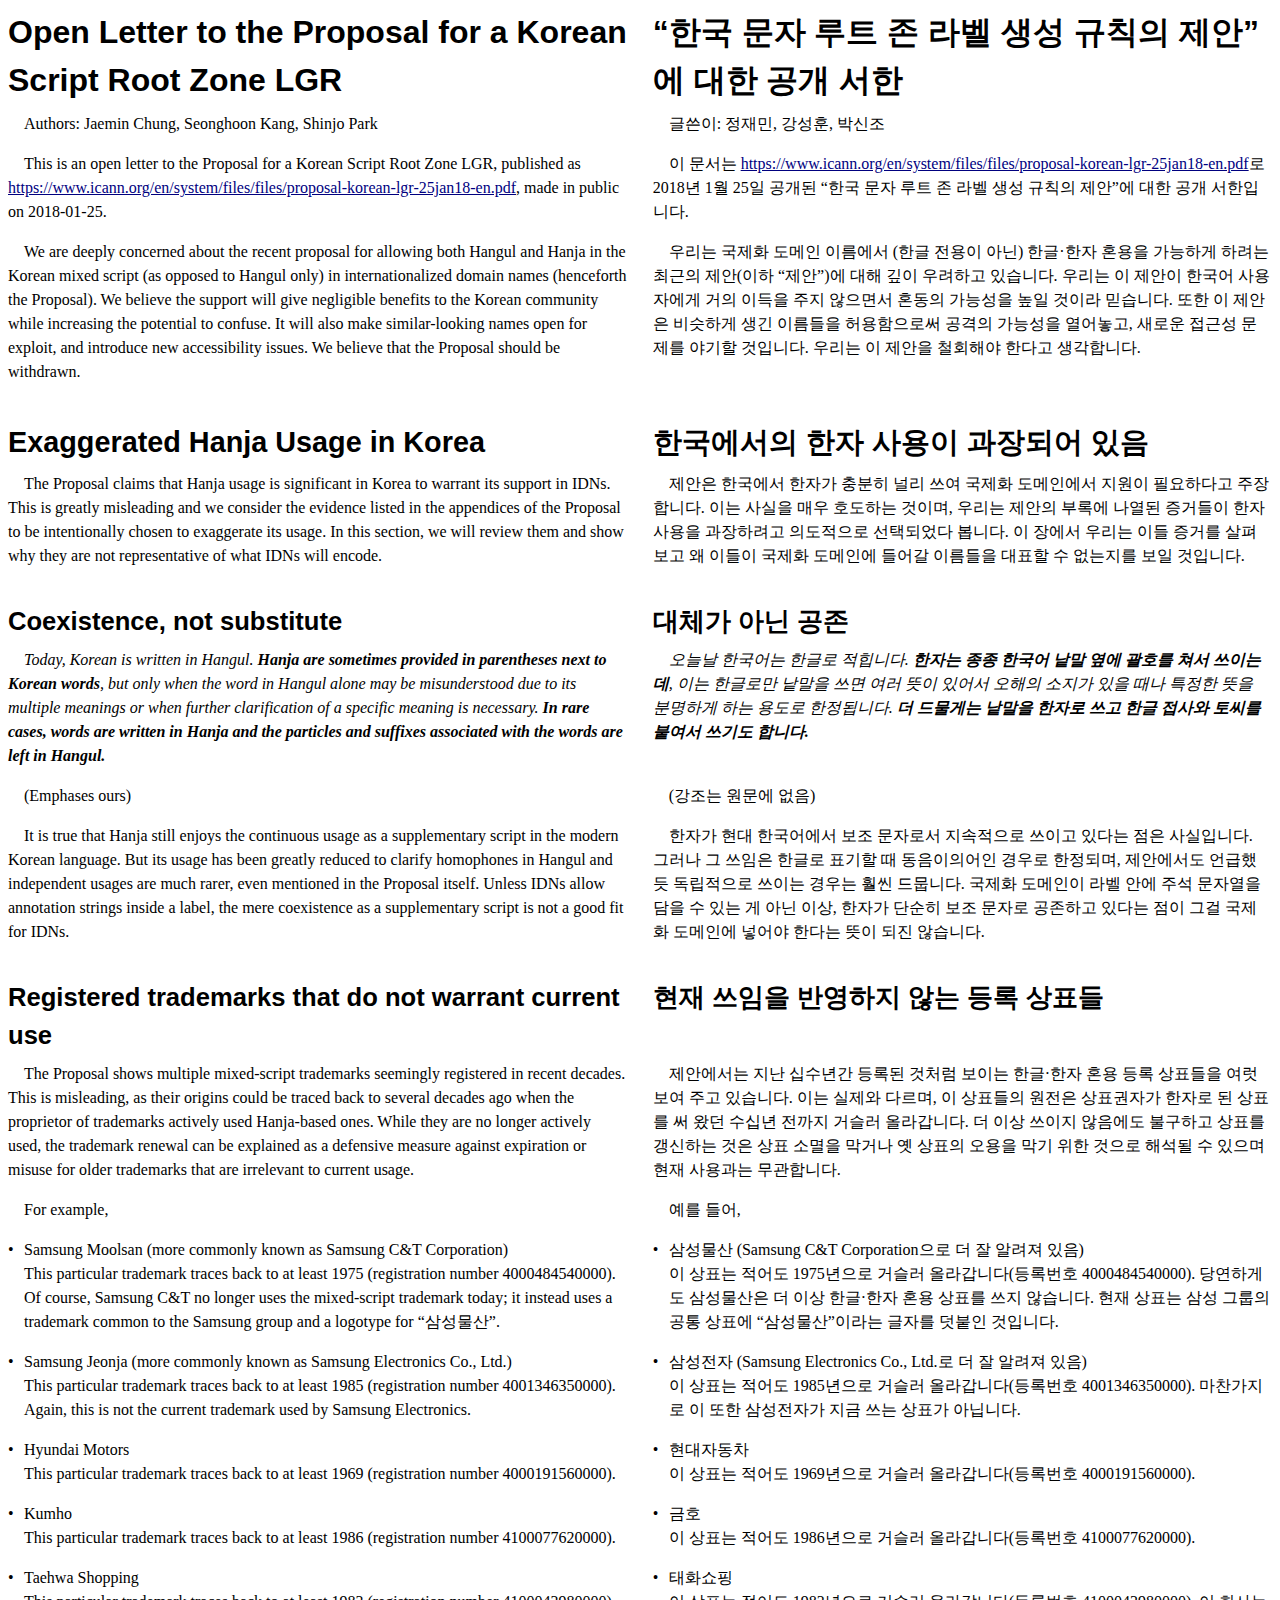
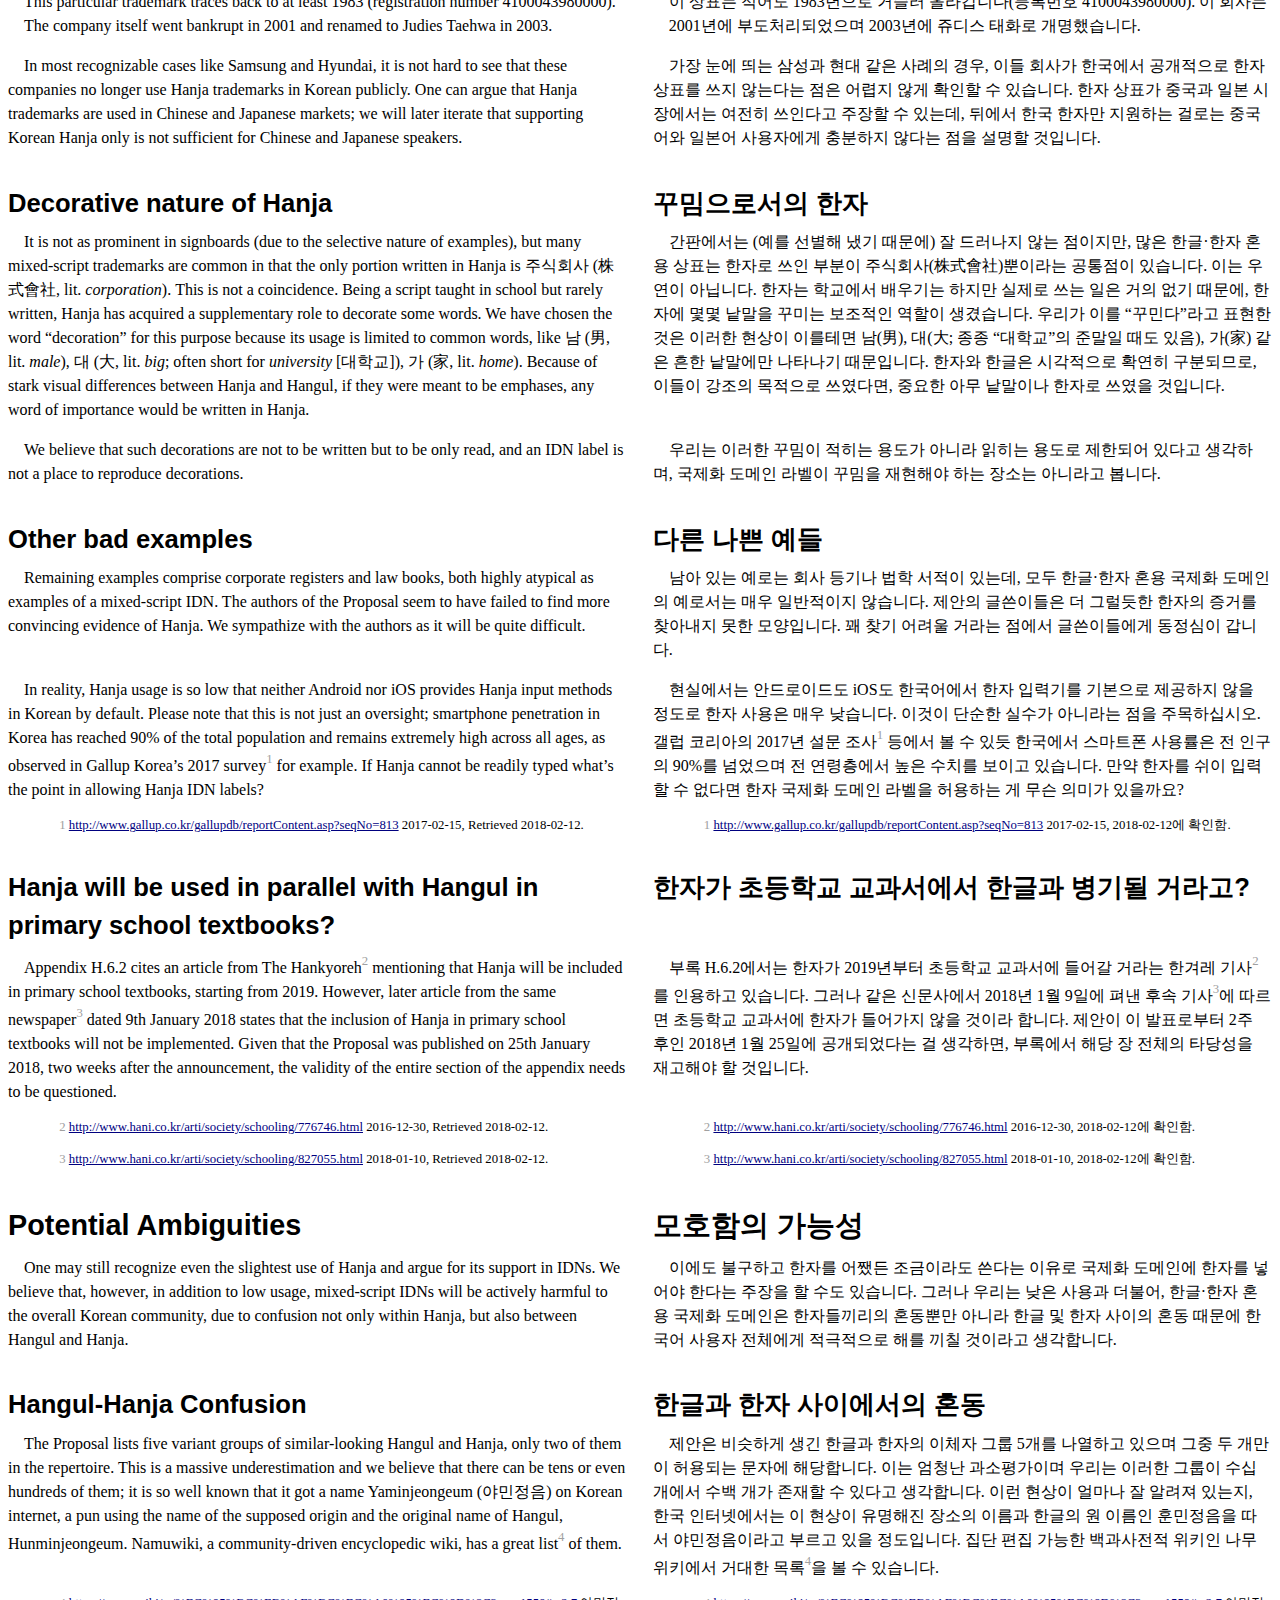
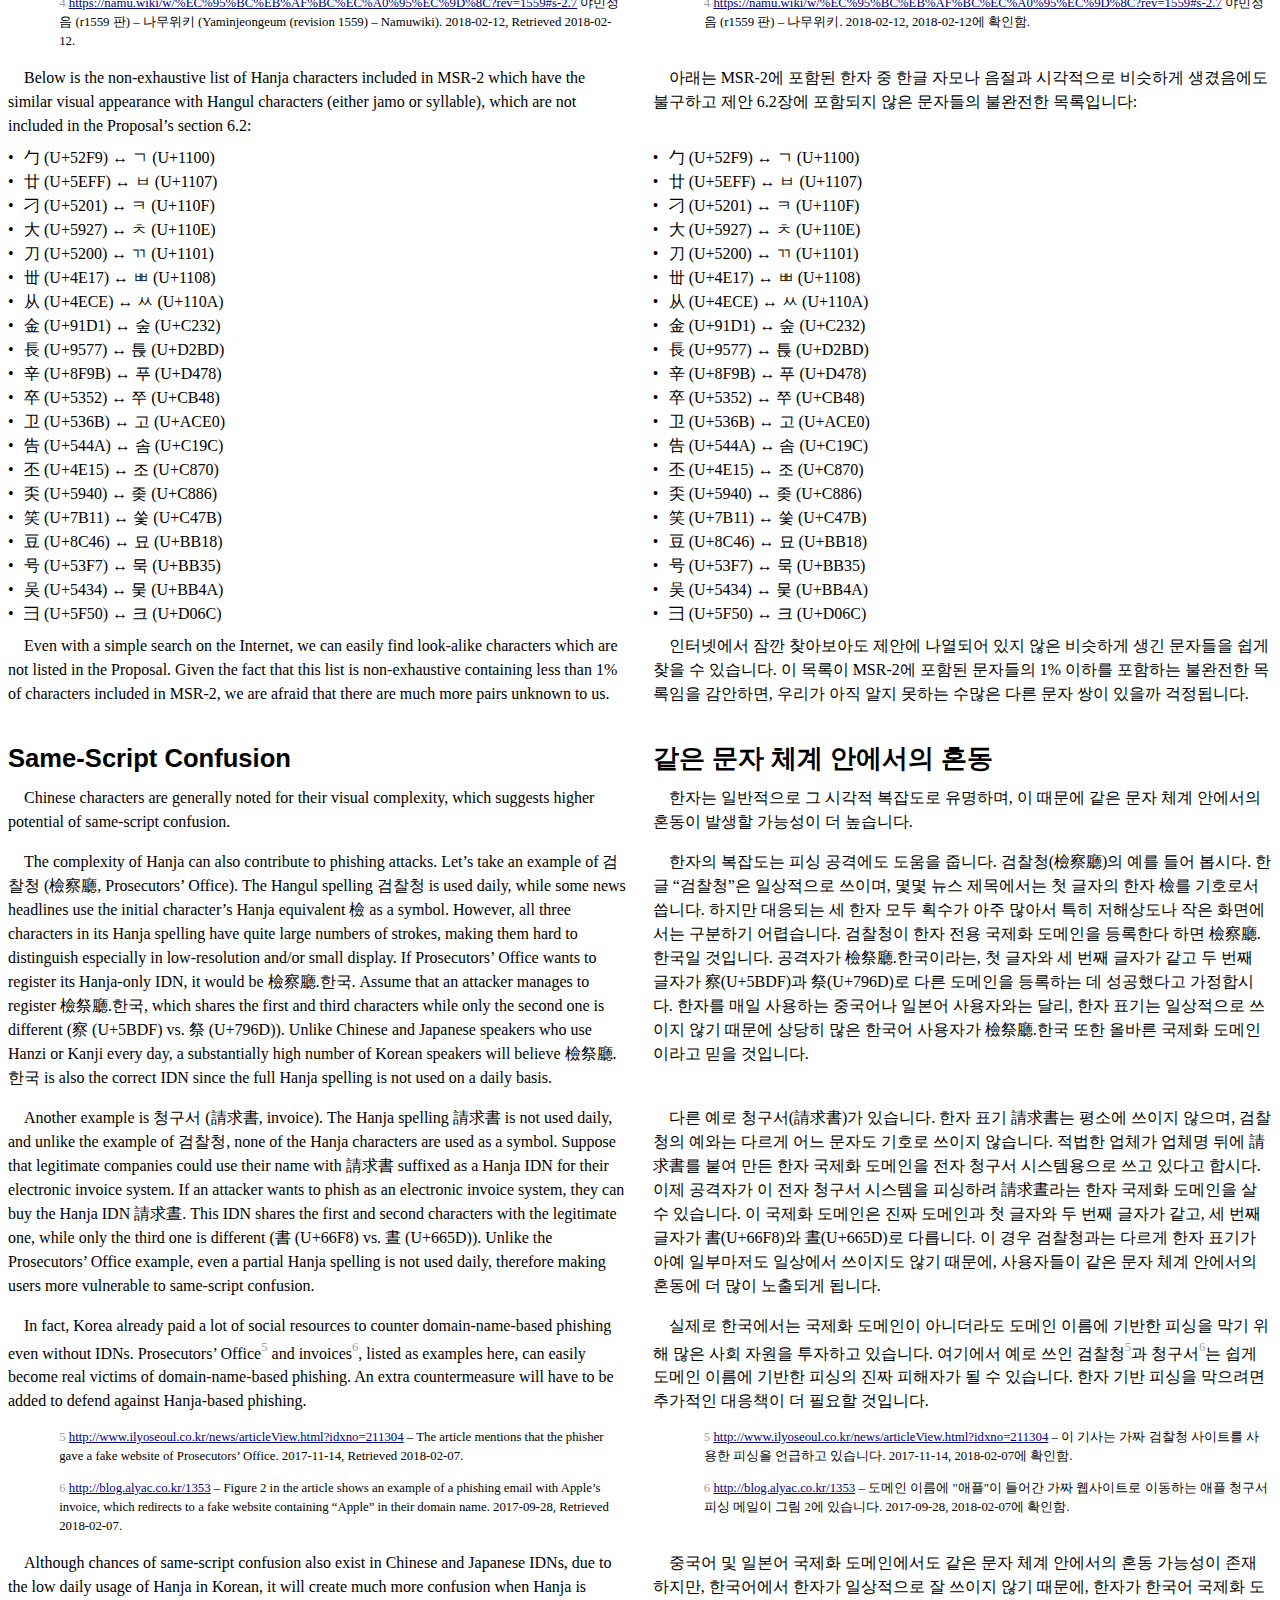
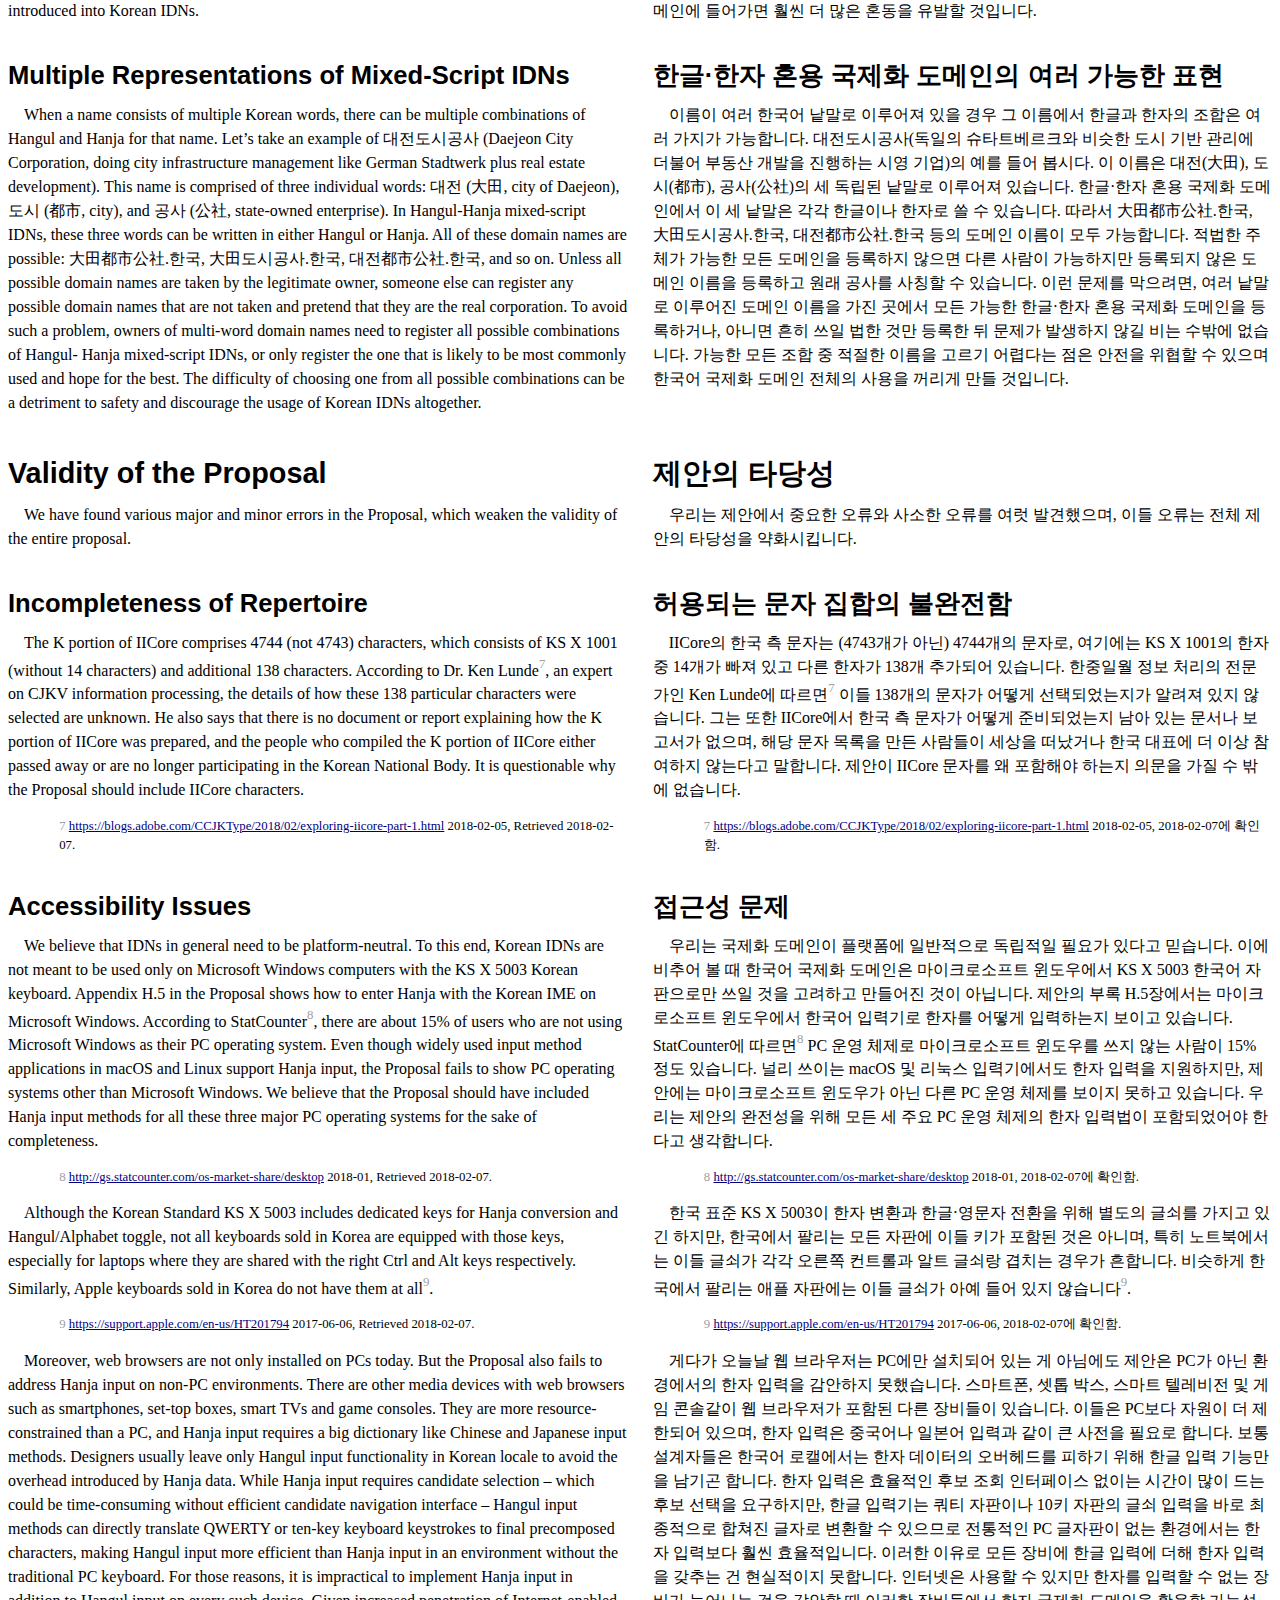
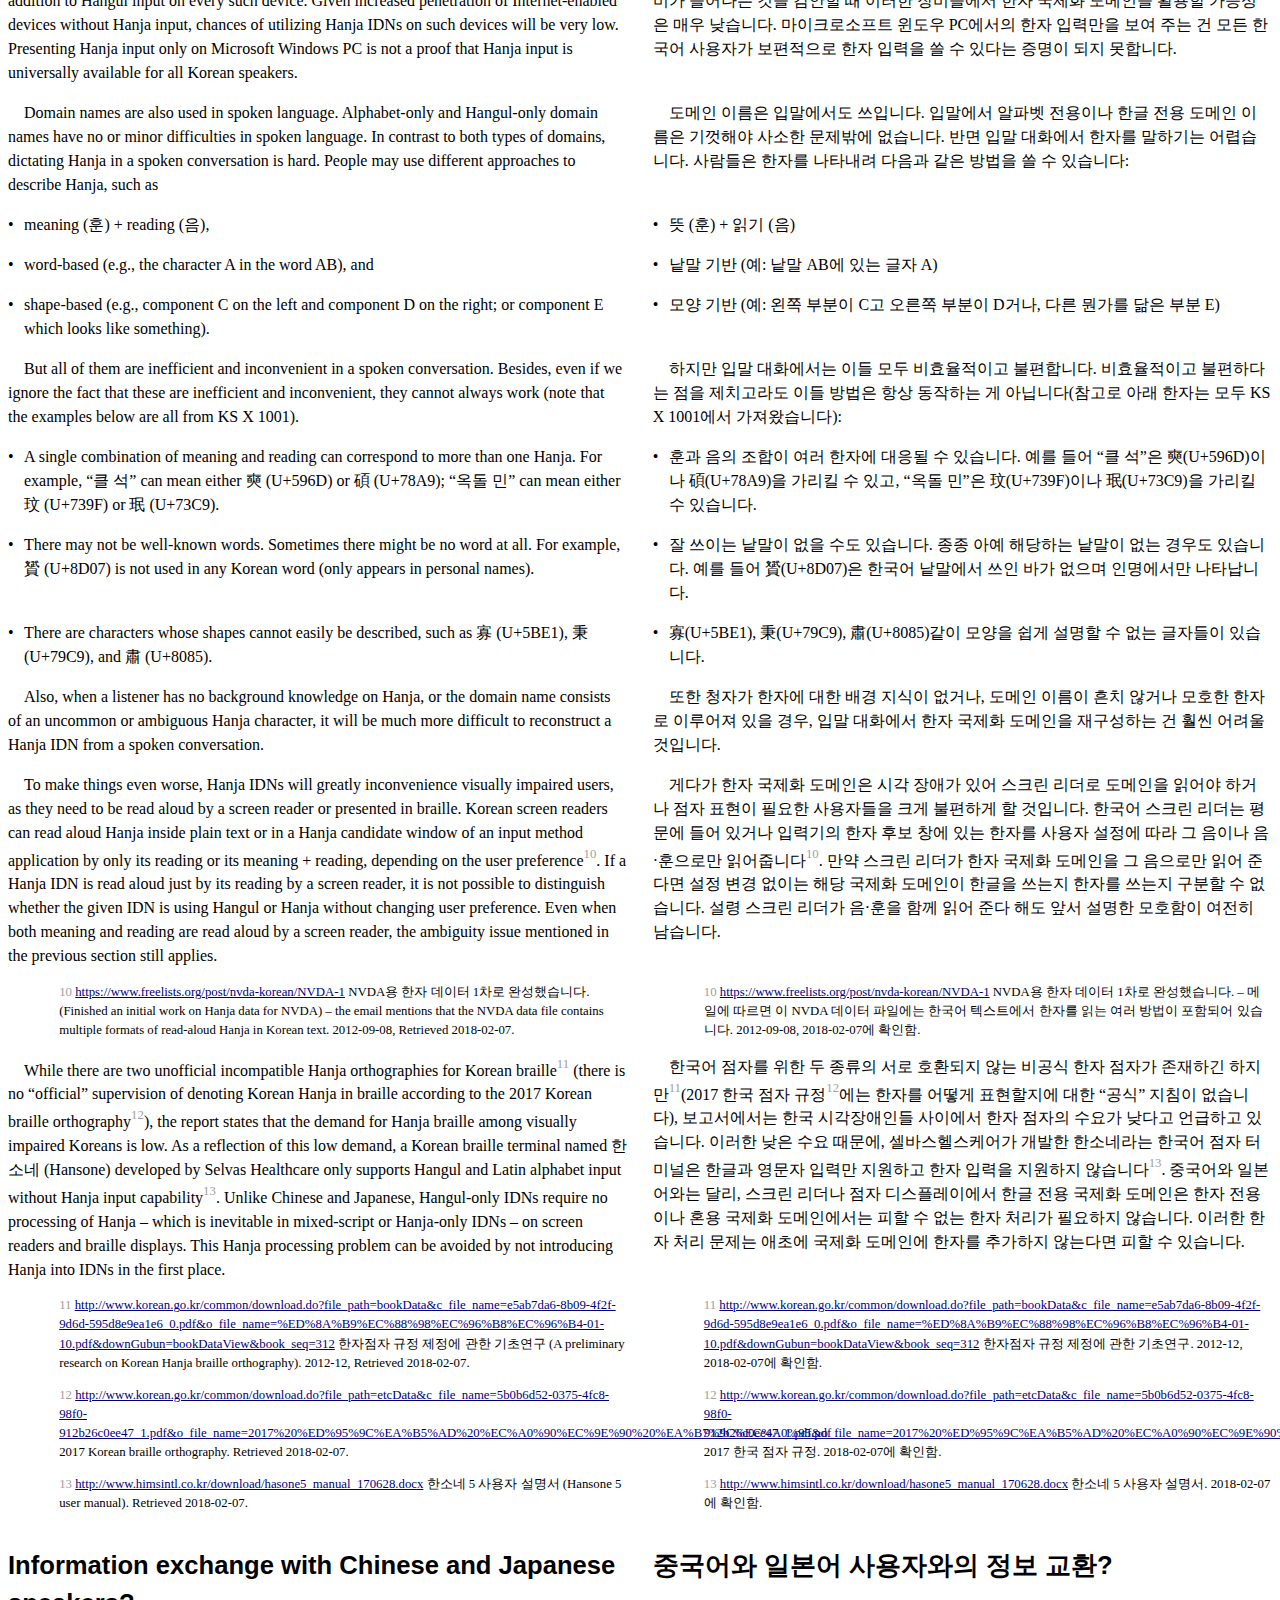
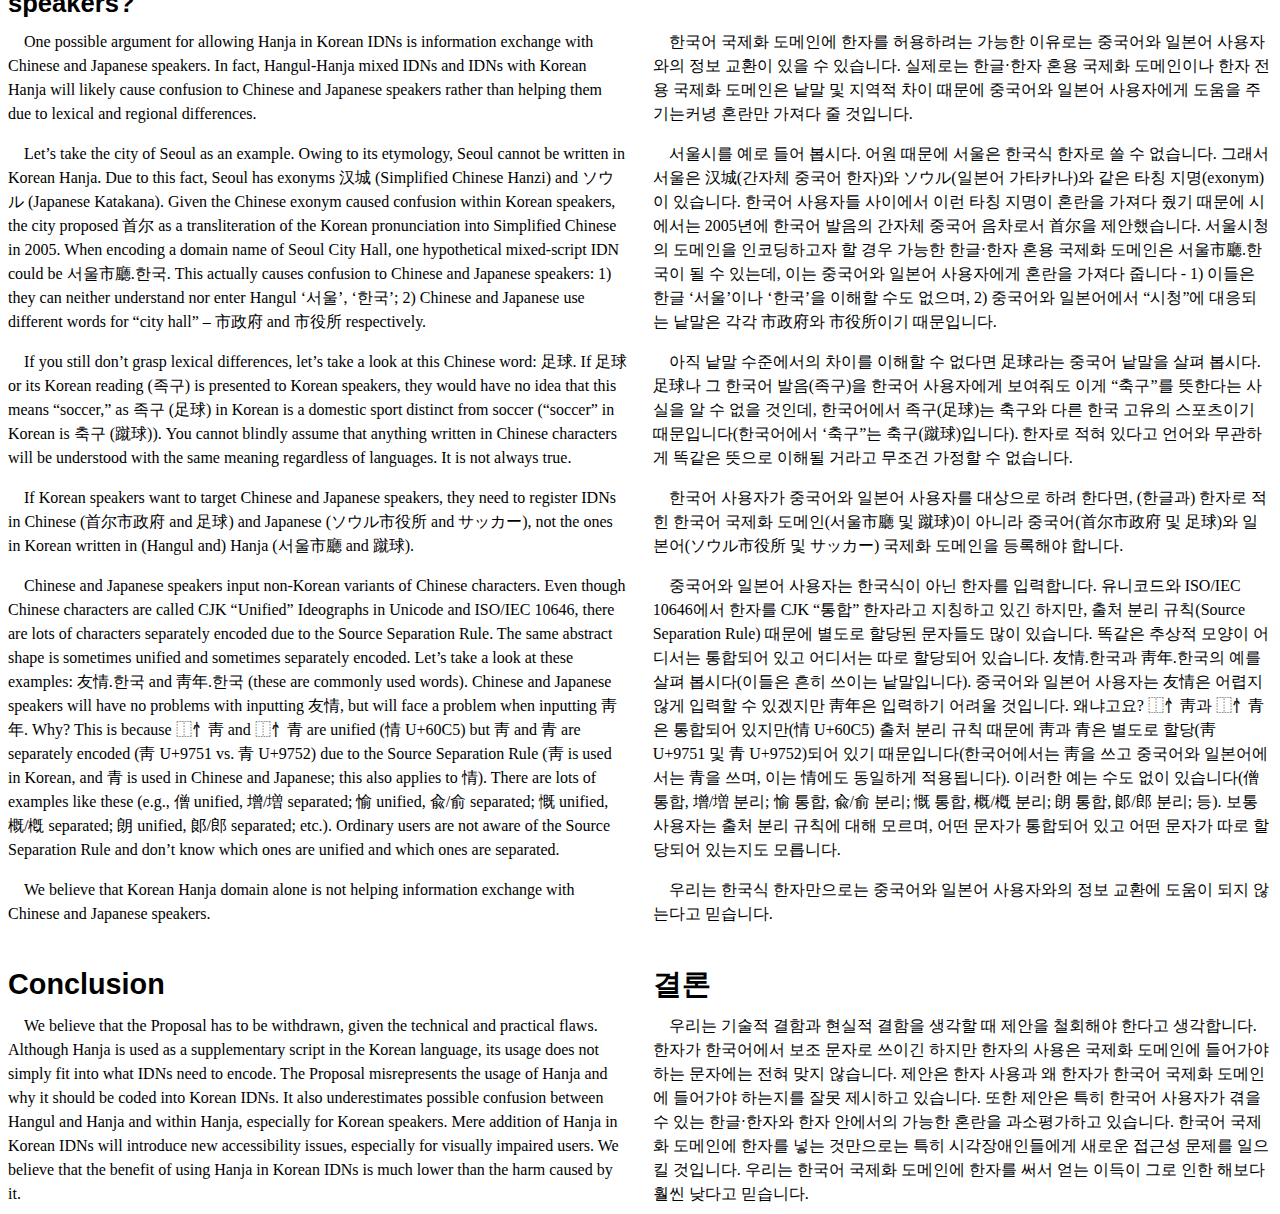
<file: icann-letter.html>
<!doctype html>
<html>
<head>
<meta charset="utf-8" />
<title>Open Letter to the Proposal for a Korean Script Root Zone LGR | “한국 문자 루트 존 라벨 생성 규칙의 제안”에 대한 공개 서한</title>
<style>
body { line-height: 1.5; }
h1, h2, h3 { font-family: Arial, 맑은 고딕, Malgun Gothic, sans-serif; }
h1 { font-size: 200%; margin: 0; }
h2 { font-size: 180%; margin: 1em 0 0 0;  }
h3 { font-size: 160%; margin: 1em 0 0 0; }
p, li { font-family: Georgia, 바탕, Batang, serif; }
ul { margin: 0; padding: 0; list-style: none; }
li { margin: 0.5em 0; padding: 0 0 0 1em; position: relative; box-sizing: border-box; }
li::before { content: '•'; position: absolute; left: 0; }
ul.chars li { margin-top: 0; margin-bottom: 0; }
blockquote { margin: 0; font-style: italic; }
p { margin: 0.5em 0; text-indent: 1em; }
p.fn { font-size: 80%; padding-left: 4em; text-indent: 0; box-sizing: border-box; }
sup { color: #a0a0a0; font-size: 80%; vertical-align: 40%; }
p.fn sup { font-size: inherit; vertical-align: inherit; }
a { color: #00007f; text-decoration: underline; }
[lang|=en] { width: 49%; float: left; clear: both; }
[lang|=ko] { width: 49%; float: right; }
</style>
<head>
<body>
<h1 lang="en">Open Letter to the Proposal for a Korean Script Root Zone LGR</h1>
<h1 lang="ko">“한국 문자 루트 존 라벨 생성 규칙의 제안”에 대한 공개 서한</h1>
<p lang="en">Authors: Jaemin Chung, Seonghoon Kang, Shinjo Park</p>
<p lang="ko">글쓴이: 정재민, 강성훈, 박신조</p>
<p lang="en">This is an open letter to the Proposal for a Korean Script Root Zone LGR, published as <a href="https://www.icann.org/en/system/files/files/proposal-korean-lgr-25jan18-en.pdf">https://www.icann.org/en/system/files/files/proposal-korean-lgr-25jan18-en.pdf</a>, made in public on 2018-01-25.</p>
<p lang="ko">이 문서는 <a href="https://www.icann.org/en/system/files/files/proposal-korean-lgr-25jan18-en.pdf">https://www.icann.org/en/system/files/files/proposal-korean-lgr-25jan18-en.pdf</a>로 2018년 1월 25일 공개된 “한국 문자 루트 존 라벨 생성 규칙의 제안”에 대한 공개 서한입니다.</p>
<p lang="en">We are deeply concerned about the recent proposal for allowing both Hangul and Hanja in the Korean mixed script (as opposed to Hangul only) in internationalized domain names (henceforth the Proposal). We believe the support will give negligible benefits to the Korean community while increasing the potential to confuse. It will also make similar-looking names open for exploit, and introduce new accessibility issues. We believe that the Proposal should be withdrawn.</p>
<p lang="ko">우리는 국제화 도메인 이름에서 (한글 전용이 아닌) 한글·한자 혼용을 가능하게 하려는 최근의 제안(이하 “제안”)에 대해 깊이 우려하고 있습니다. 우리는 이 제안이 한국어 사용자에게 거의 이득을 주지 않으면서 혼동의 가능성을 높일 것이라 믿습니다. 또한 이 제안은 비슷하게 생긴 이름들을 허용함으로써 공격의 가능성을 열어놓고, 새로운 접근성 문제를 야기할 것입니다. 우리는 이 제안을 철회해야 한다고 생각합니다.</p>

<h2 lang="en">Exaggerated Hanja Usage in Korea</h2>
<h2 lang="ko">한국에서의 한자 사용이 과장되어 있음</h2>
<p lang="en">The Proposal claims that Hanja usage is significant in Korea to warrant its support in IDNs. This is greatly misleading and we consider the evidence listed in the appendices of the Proposal to be intentionally chosen to exaggerate its usage. In this section, we will review them and show why they are not representative of what IDNs will encode.</p>
<p lang="ko">제안은 한국에서 한자가 충분히 널리 쓰여 국제화 도메인에서 지원이 필요하다고 주장합니다. 이는 사실을 매우 호도하는 것이며, 우리는 제안의 부록에 나열된 증거들이 한자 사용을 과장하려고 의도적으로 선택되었다 봅니다. 이 장에서 우리는 이들 증거를 살펴 보고 왜 이들이 국제화 도메인에 들어갈 이름들을 대표할 수 없는지를 보일 것입니다.</p>

<h3 lang="en">Coexistence, not substitute</h3>
<h3 lang="ko">대체가 아닌 공존</h3>
<blockquote>
	<p lang="en">Today, Korean is written in Hangul. <strong>Hanja are sometimes provided in parentheses next to Korean words</strong>, but only when the word in Hangul alone may be misunderstood due to its multiple meanings or when further clarification of a specific meaning is necessary. <strong>In rare cases, words are written in Hanja and the particles and suffixes associated with the words are left in Hangul.</strong></p>
	<p lang="ko">오늘날 한국어는 한글로 적힙니다. <strong>한자는 종종 한국어 낱말 옆에 괄호를 쳐서 쓰이는데</strong>, 이는 한글로만 낱말을 쓰면 여러 뜻이 있어서 오해의 소지가 있을 때나 특정한 뜻을 분명하게 하는 용도로 한정됩니다. <strong>더 드물게는 낱말을 한자로 쓰고 한글 접사와 토씨를 붙여서 쓰기도 합니다.</strong></p>
</blockquote>
<p lang="en">(Emphases ours)</p>
<p lang="ko">(강조는 원문에 없음)</p>
<p lang="en">It is true that Hanja still enjoys the continuous usage as a supplementary script in the modern Korean language. But its usage has been greatly reduced to clarify homophones in Hangul and independent usages are much rarer, even mentioned in the Proposal itself. Unless IDNs allow annotation strings inside a label, the mere coexistence as a supplementary script is not a good fit for IDNs.</p>
<p lang="ko">한자가 현대 한국어에서 보조 문자로서 지속적으로 쓰이고 있다는 점은 사실입니다. 그러나 그 쓰임은 한글로 표기할 때 동음이의어인 경우로 한정되며, 제안에서도 언급했듯 독립적으로 쓰이는 경우는 훨씬 드뭅니다. 국제화 도메인이 라벨 안에 주석 문자열을 담을 수 있는 게 아닌 이상, 한자가 단순히 보조 문자로 공존하고 있다는 점이 그걸 국제화 도메인에 넣어야 한다는 뜻이 되진 않습니다.</p>

<h3 lang="en">Registered trademarks that do not warrant current use</h3>
<h3 lang="ko">현재 쓰임을 반영하지 않는 등록 상표들</h3>
<p lang="en">The Proposal shows multiple mixed-script trademarks seemingly registered in recent decades. This is misleading, as their origins could be traced back to several decades ago when the proprietor of trademarks actively used Hanja-based ones. While they are no longer actively used, the trademark renewal can be explained as a defensive measure against expiration or misuse for older trademarks that are irrelevant to current usage.</p>
<p lang="ko">제안에서는 지난 십수년간 등록된 것처럼 보이는 한글·한자 혼용 등록 상표들을 여럿 보여 주고 있습니다. 이는 실제와 다르며, 이 상표들의 원전은 상표권자가 한자로 된 상표를 써 왔던 수십년 전까지 거슬러 올라갑니다. 더 이상 쓰이지 않음에도 불구하고 상표를 갱신하는 것은 상표 소멸을 막거나 옛 상표의 오용을 막기 위한 것으로 해석될 수 있으며 현재 사용과는 무관합니다.</p>
<p lang="en">For example,</p>
<p lang="ko">예를 들어,</p>
<ul>
	<li lang="en">Samsung Moolsan (more commonly known as Samsung C&amp;T Corporation)<br />This particular trademark traces back to at least 1975 (registration number 4000484540000). Of course, Samsung C&amp;T no longer uses the mixed-script trademark today; it instead uses a trademark common to the Samsung group and a logotype for “삼성물산”.</li>
	<li lang="ko">삼성물산 (Samsung C&amp;T Corporation으로 더 잘 알려져 있음)<br />이 상표는 적어도 1975년으로 거슬러 올라갑니다(등록번호 4000484540000). 당연하게도 삼성물산은 더 이상 한글·한자 혼용 상표를 쓰지 않습니다. 현재 상표는 삼성 그룹의 공통 상표에 “삼성물산”이라는 글자를 덧붙인 것입니다.</li>
	<li lang="en">Samsung Jeonja (more commonly known as Samsung Electronics Co., Ltd.)<br />This particular trademark traces back to at least 1985 (registration number 4001346350000). Again, this is not the current trademark used by Samsung Electronics.</li>
	<li lang="ko">삼성전자 (Samsung Electronics Co., Ltd.로 더 잘 알려져 있음)<br />이 상표는 적어도 1985년으로 거슬러 올라갑니다(등록번호 4001346350000). 마찬가지로 이 또한 삼성전자가 지금 쓰는 상표가 아닙니다.</li>
	<li lang="en">Hyundai Motors<br />This particular trademark traces back to at least 1969 (registration number 4000191560000).</li>
	<li lang="ko">현대자동차<br />이 상표는 적어도 1969년으로 거슬러 올라갑니다(등록번호 4000191560000).</li>
	<li lang="en">Kumho<br />This particular trademark traces back to at least 1986 (registration number 4100077620000).</li>
	<li lang="ko">금호<br />이 상표는 적어도 1986년으로 거슬러 올라갑니다(등록번호 4100077620000).</li>
	<li lang="en">Taehwa Shopping<br />This particular trademark traces back to at least 1983 (registration number 4100043980000). The company itself went bankrupt in 2001 and renamed to Judies Taehwa in 2003.</li>
	<li lang="ko">태화쇼핑<br />이 상표는 적어도 1983년으로 거슬러 올라갑니다(등록번호 4100043980000). 이 회사는 2001년에 부도처리되었으며 2003년에 쥬디스 태화로 개명했습니다.</li>
</ul>
<p lang="en">In most recognizable cases like Samsung and Hyundai, it is not hard to see that these companies no longer use Hanja trademarks in Korean publicly. One can argue that Hanja trademarks are used in Chinese and Japanese markets; we will later iterate that supporting Korean Hanja only is not sufficient for Chinese and Japanese speakers.</p>
<p lang="ko">가장 눈에 띄는 삼성과 현대 같은 사례의 경우, 이들 회사가 한국에서 공개적으로 한자 상표를 쓰지 않는다는 점은 어렵지 않게 확인할 수 있습니다. 한자 상표가 중국과 일본 시장에서는 여전히 쓰인다고 주장할 수 있는데, 뒤에서 한국 한자만 지원하는 걸로는 중국어와 일본어 사용자에게 충분하지 않다는 점을 설명할 것입니다.</p>

<h3 lang="en">Decorative nature of Hanja</h3>
<h3 lang="ko">꾸밈으로서의 한자</h3>
<p lang="en">It is not as prominent in signboards (due to the selective nature of examples), but many mixed-script trademarks are common in that the only portion written in Hanja is 주식회사 (株式會社, lit. <i>corporation</i>). This is not a coincidence. Being a script taught in school but rarely written, Hanja has acquired a supplementary role to decorate some words. We have chosen the word “decoration” for this purpose because its usage is limited to common words, like 남 (男, lit. <i>male</i>), 대 (大, lit. <i>big</i>; often short for <i>university</i> [대학교]), 가 (家, lit. <i>home</i>). Because of stark visual differences between Hanja and Hangul, if they were meant to be emphases, any word of importance would be written in Hanja.</p>
<p lang="ko">간판에서는 (예를 선별해 냈기 때문에) 잘 드러나지 않는 점이지만, 많은 한글·한자 혼용 상표는 한자로 쓰인 부분이 주식회사(株式會社)뿐이라는 공통점이 있습니다. 이는 우연이 아닙니다. 한자는 학교에서 배우기는 하지만 실제로 쓰는 일은 거의 없기 때문에, 한자에 몇몇 낱말을 꾸미는 보조적인 역할이 생겼습니다. 우리가 이를 “꾸민다”라고 표현한 것은 이러한 현상이 이를테면 남(男), 대(大; 종종 “대학교”의 준말일 때도 있음), 가(家) 같은 흔한 낱말에만 나타나기 때문입니다. 한자와 한글은 시각적으로 확연히 구분되므로, 이들이 강조의 목적으로 쓰였다면, 중요한 아무 낱말이나 한자로 쓰였을 것입니다.</p>
<p lang="en">We believe that such decorations are not to be written but to be only read, and an IDN label is not a place to reproduce decorations.</p>
<p lang="ko">우리는 이러한 꾸밈이 적히는 용도가 아니라 읽히는 용도로 제한되어 있다고 생각하며, 국제화 도메인 라벨이 꾸밈을 재현해야 하는 장소는 아니라고 봅니다.</p>

<h3 lang="en">Other bad examples</h3>
<h3 lang="ko">다른 나쁜 예들</h3>
<p lang="en">Remaining examples comprise corporate registers and law books, both highly atypical as examples of a mixed-script IDN. The authors of the Proposal seem to have failed to find more convincing evidence of Hanja. We sympathize with the authors as it will be quite difficult.</p>
<p lang="ko">남아 있는 예로는 회사 등기나 법학 서적이 있는데, 모두 한글·한자 혼용 국제화 도메인의 예로서는 매우 일반적이지 않습니다. 제안의 글쓴이들은 더 그럴듯한 한자의 증거를 찾아내지 못한 모양입니다. 꽤 찾기 어려울 거라는 점에서 글쓴이들에게 동정심이 갑니다.</p>
<p lang="en">In reality, Hanja usage is so low that neither Android nor iOS provides Hanja input methods in Korean by default. Please note that this is not just an oversight; smartphone penetration in Korea has reached 90% of the total population and remains extremely high across all ages, as observed in Gallup Korea’s 2017 survey<sup>1</sup> for example. If Hanja cannot be readily typed what’s the point in allowing Hanja IDN labels?</p>
<p lang="ko">현실에서는 안드로이드도 iOS도 한국어에서 한자 입력기를 기본으로 제공하지 않을 정도로 한자 사용은 매우 낮습니다. 이것이 단순한 실수가 아니라는 점을 주목하십시오. 갤럽 코리아의 2017년 설문 조사<sup>1</sup> 등에서 볼 수 있듯 한국에서 스마트폰 사용률은 전 인구의 90%를 넘었으며 전 연령층에서 높은 수치를 보이고 있습니다. 만약 한자를 쉬이 입력할 수 없다면 한자 국제화 도메인 라벨을 허용하는 게 무슨 의미가 있을까요?</p>
<p lang="en" class="fn"><sup>1</sup> <a href="http://www.gallup.co.kr/gallupdb/reportContent.asp?seqNo=813">http://www.gallup.co.kr/gallupdb/reportContent.asp?seqNo=813</a> 2017-02-15, Retrieved 2018-02-12.</p>
<p lang="ko" class="fn"><sup>1</sup> <a href="http://www.gallup.co.kr/gallupdb/reportContent.asp?seqNo=813">http://www.gallup.co.kr/gallupdb/reportContent.asp?seqNo=813</a> 2017-02-15, 2018-02-12에 확인함.</p>

<h3 lang="en">Hanja will be used in parallel with Hangul in primary school textbooks?</h3>
<h3 lang="ko">한자가 초등학교 교과서에서 한글과 병기될 거라고?</h3>
<p lang="en">Appendix H.6.2 cites an article from The Hankyoreh<sup>2</sup> mentioning that Hanja will be included in primary school textbooks, starting from 2019. However, later article from the same newspaper<sup>3</sup> dated 9th January 2018 states that the inclusion of Hanja in primary school textbooks will not be implemented. Given that the Proposal was published on 25th January 2018, two weeks after the announcement, the validity of the entire section of the appendix needs to be questioned.</p>
<p lang="ko">부록 H.6.2에서는 한자가 2019년부터 초등학교 교과서에 들어갈 거라는 한겨레 기사<sup>2</sup>를 인용하고 있습니다. 그러나 같은 신문사에서 2018년 1월 9일에 펴낸 후속 기사<sup>3</sup>에 따르면 초등학교 교과서에 한자가 들어가지 않을 것이라 합니다. 제안이 이 발표로부터 2주 후인 2018년 1월 25일에 공개되었다는 걸 생각하면, 부록에서 해당 장 전체의 타당성을 재고해야 할 것입니다.</p>
<p lang="en" class="fn"><sup>2</sup> <a href="http://www.hani.co.kr/arti/society/schooling/776746.html">http://www.hani.co.kr/arti/society/schooling/776746.html</a> 2016-12-30, Retrieved 2018-02-12.</p>
<p lang="ko" class="fn"><sup>2</sup> <a href="http://www.hani.co.kr/arti/society/schooling/776746.html">http://www.hani.co.kr/arti/society/schooling/776746.html</a> 2016-12-30, 2018-02-12에 확인함.</p>
<p lang="en" class="fn"><sup>3</sup> <a href="http://www.hani.co.kr/arti/society/schooling/827055.html">http://www.hani.co.kr/arti/society/schooling/827055.html</a> 2018-01-10, Retrieved 2018-02-12.</p>
<p lang="ko" class="fn"><sup>3</sup> <a href="http://www.hani.co.kr/arti/society/schooling/827055.html">http://www.hani.co.kr/arti/society/schooling/827055.html</a> 2018-01-10, 2018-02-12에 확인함.</p>

<h2 lang="en">Potential Ambiguities</h2>
<h2 lang="ko">모호함의 가능성</h2>
<p lang="en">One may still recognize even the slightest use of Hanja and argue for its support in IDNs. We believe that, however, in addition to low usage, mixed-script IDNs will be actively harmful to the overall Korean community, due to confusion not only within Hanja, but also between Hangul and Hanja.</p>
<p lang="ko">이에도 불구하고 한자를 어쨌든 조금이라도 쓴다는 이유로 국제화 도메인에 한자를 넣어야 한다는 주장을 할 수도 있습니다. 그러나 우리는 낮은 사용과 더불어, 한글·한자 혼용 국제화 도메인은 한자들끼리의 혼동뿐만 아니라 한글 및 한자 사이의 혼동 때문에 한국어 사용자 전체에게 적극적으로 해를 끼칠 것이라고 생각합니다.</p>

<h3 lang="en">Hangul-Hanja Confusion</h3>
<h3 lang="ko">한글과 한자 사이에서의 혼동</h3>
<p lang="en">The Proposal lists five variant groups of similar-looking Hangul and Hanja, only two of them in the repertoire. This is a massive underestimation and we believe that there can be tens or even hundreds of them; it is so well known that it got a name Yaminjeongeum (야민정음) on Korean internet, a pun using the name of the supposed origin and the original name of Hangul, Hunminjeongeum. Namuwiki, a community-driven encyclopedic wiki, has a great list<sup>4</sup> of them.</p>
<p lang="ko">제안은 비슷하게 생긴 한글과 한자의 이체자 그룹 5개를 나열하고 있으며 그중 두 개만이 허용되는 문자에 해당합니다. 이는 엄청난 과소평가이며 우리는 이러한 그룹이 수십 개에서 수백 개가 존재할 수 있다고 생각합니다. 이런 현상이 얼마나 잘 알려져 있는지, 한국 인터넷에서는 이 현상이 유명해진 장소의 이름과 한글의 원 이름인 훈민정음을 따서 야민정음이라고 부르고 있을 정도입니다. 집단 편집 가능한 백과사전적 위키인 나무위키에서 거대한 목록<sup>4</sup>을 볼 수 있습니다.</p>
<p lang="en" class="fn"><sup>4</sup> <a href="https://namu.wiki/w/%EC%95%BC%EB%AF%BC%EC%A0%95%EC%9D%8C?rev=1559#s-2.7">https://namu.wiki/w/%EC%95%BC%EB%AF%BC%EC%A0%95%EC%9D%8C?rev=1559#s-2.7</a> 야민정음 (r1559 판) – 나무위키 (Yaminjeongeum (revision 1559) – Namuwiki). 2018-02-12, Retrieved 2018-02-12.</p>
<p lang="ko" class="fn"><sup>4</sup> <a href="https://namu.wiki/w/%EC%95%BC%EB%AF%BC%EC%A0%95%EC%9D%8C?rev=1559#s-2.7">https://namu.wiki/w/%EC%95%BC%EB%AF%BC%EC%A0%95%EC%9D%8C?rev=1559#s-2.7</a> 야민정음 (r1559 판) – 나무위키. 2018-02-12, 2018-02-12에 확인함.</p>
<p lang="en">Below is the non-exhaustive list of Hanja characters included in MSR-2 which have the similar visual appearance with Hangul characters (either jamo or syllable), which are not included in the Proposal’s section 6.2:</p>
<p lang="ko">아래는 MSR-2에 포함된 한자 중 한글 자모나 음절과 시각적으로 비슷하게 생겼음에도 불구하고 제안 6.2장에 포함되지 않은 문자들의 불완전한 목록입니다:</p>
<ul class="chars">
	<li lang="en">勹 (U+52F9) ↔ ㄱ (U+1100)</li>
	<li lang="ko">勹 (U+52F9) ↔ ㄱ (U+1100)</li>
	<li lang="en">廿 (U+5EFF) ↔ ㅂ (U+1107)</li>
	<li lang="ko">廿 (U+5EFF) ↔ ㅂ (U+1107)</li>
	<li lang="en">刁 (U+5201) ↔ ㅋ (U+110F)</li>
	<li lang="ko">刁 (U+5201) ↔ ㅋ (U+110F)</li>
	<li lang="en">大 (U+5927) ↔ ㅊ (U+110E)</li>
	<li lang="ko">大 (U+5927) ↔ ㅊ (U+110E)</li>
	<li lang="en">刀 (U+5200) ↔ ㄲ (U+1101)</li>
	<li lang="ko">刀 (U+5200) ↔ ㄲ (U+1101)</li>
	<li lang="en">丗 (U+4E17) ↔ ㅃ (U+1108)</li>
	<li lang="ko">丗 (U+4E17) ↔ ㅃ (U+1108)</li>
	<li lang="en">从 (U+4ECE) ↔ ㅆ (U+110A)</li>
	<li lang="ko">从 (U+4ECE) ↔ ㅆ (U+110A)</li>
	<li lang="en">金 (U+91D1) ↔ 숲 (U+C232)</li>
	<li lang="ko">金 (U+91D1) ↔ 숲 (U+C232)</li>
	<li lang="en">長 (U+9577) ↔ 튽 (U+D2BD)</li>
	<li lang="ko">長 (U+9577) ↔ 튽 (U+D2BD)</li>
	<li lang="en">辛 (U+8F9B) ↔ 푸 (U+D478)</li>
	<li lang="ko">辛 (U+8F9B) ↔ 푸 (U+D478)</li>
	<li lang="en">卒 (U+5352) ↔ 쭈 (U+CB48)</li>
	<li lang="ko">卒 (U+5352) ↔ 쭈 (U+CB48)</li>
	<li lang="en">卫 (U+536B) ↔ 고 (U+ACE0)</li>
	<li lang="ko">卫 (U+536B) ↔ 고 (U+ACE0)</li>
	<li lang="en">告 (U+544A) ↔ 솜 (U+C19C)</li>
	<li lang="ko">告 (U+544A) ↔ 솜 (U+C19C)</li>
	<li lang="en">丕 (U+4E15) ↔ 조 (U+C870)</li>
	<li lang="ko">丕 (U+4E15) ↔ 조 (U+C870)</li>
	<li lang="en">奀 (U+5940) ↔ 좆 (U+C886)</li>
	<li lang="ko">奀 (U+5940) ↔ 좆 (U+C886)</li>
	<li lang="en">笑 (U+7B11) ↔ 쑻 (U+C47B)</li>
	<li lang="ko">笑 (U+7B11) ↔ 쑻 (U+C47B)</li>
	<li lang="en">豆 (U+8C46) ↔ 묘 (U+BB18)</li>
	<li lang="ko">豆 (U+8C46) ↔ 묘 (U+BB18)</li>
	<li lang="en">号 (U+53F7) ↔ 묵 (U+BB35)</li>
	<li lang="ko">号 (U+53F7) ↔ 묵 (U+BB35)</li>
	<li lang="en">吴 (U+5434) ↔ 뭊 (U+BB4A)</li>
	<li lang="ko">吴 (U+5434) ↔ 뭊 (U+BB4A)</li>
	<li lang="en">彐 (U+5F50) ↔ 크 (U+D06C)</li>
	<li lang="ko">彐 (U+5F50) ↔ 크 (U+D06C)</li>
</ul>
<p lang="en">Even with a simple search on the Internet, we can easily find look-alike characters which are not listed in the Proposal. Given the fact that this list is non-exhaustive containing less than 1% of characters included in MSR-2, we are afraid that there are much more pairs unknown to us.</p>
<p lang="ko">인터넷에서 잠깐 찾아보아도 제안에 나열되어 있지 않은 비슷하게 생긴 문자들을 쉽게 찾을 수 있습니다. 이 목록이 MSR-2에 포함된 문자들의 1% 이하를 포함하는 불완전한 목록임을 감안하면, 우리가 아직 알지 못하는 수많은 다른 문자 쌍이 있을까 걱정됩니다.</p>

<h3 lang="en">Same-Script Confusion</h3>
<h3 lang="ko">같은 문자 체계 안에서의 혼동</h3>
<p lang="en">Chinese characters are generally noted for their visual complexity, which suggests higher potential of same-script confusion.</p>
<p lang="ko">한자는 일반적으로 그 시각적 복잡도로 유명하며, 이 때문에 같은 문자 체계 안에서의 혼동이 발생할 가능성이 더 높습니다.</p>
<p lang="en">The complexity of Hanja can also contribute to phishing attacks. Let’s take an example of 검찰청 (檢察廳, Prosecutors’ Office). The Hangul spelling 검찰청 is used daily, while some news headlines use the initial character’s Hanja equivalent 檢 as a symbol. However, all three characters in its Hanja spelling have quite large numbers of strokes, making them hard to distinguish especially in low-resolution and/or small display. If Prosecutors’ Office wants to register its Hanja-only IDN, it would be 檢察廳.한국. Assume that an attacker manages to register 檢祭廳.한국, which shares the first and third characters while only the second one is different (察 (U+5BDF) vs. 祭 (U+796D)). Unlike Chinese and Japanese speakers who use Hanzi or Kanji every day, a substantially high number of Korean speakers will believe 檢祭廳.한국 is also the correct IDN since the full Hanja spelling is not used on a daily basis.</p>
<p lang="ko">한자의 복잡도는 피싱 공격에도 도움을 줍니다. 검찰청(檢察廳)의 예를 들어 봅시다. 한글 “검찰청”은 일상적으로 쓰이며, 몇몇 뉴스 제목에서는 첫 글자의 한자 檢를 기호로서 씁니다. 하지만 대응되는 세 한자 모두 획수가 아주 많아서 특히 저해상도나 작은 화면에서는 구분하기 어렵습니다. 검찰청이 한자 전용 국제화 도메인을 등록한다 하면 檢察廳.한국일 것입니다. 공격자가 檢祭廳.한국이라는, 첫 글자와 세 번째 글자가 같고 두 번째 글자가 察(U+5BDF)과 祭(U+796D)로 다른 도메인을 등록하는 데 성공했다고 가정합시다. 한자를 매일 사용하는 중국어나 일본어 사용자와는 달리, 한자 표기는 일상적으로 쓰이지 않기 때문에 상당히 많은 한국어 사용자가 檢祭廳.한국 또한 올바른 국제화 도메인이라고 믿을 것입니다.</p>
<p lang="en">Another example is 청구서 (請求書, invoice). The Hanja spelling 請求書 is not used daily, and unlike the example of 검찰청, none of the Hanja characters are used as a symbol. Suppose that legitimate companies could use their name with 請求書 suffixed as a Hanja IDN for their electronic invoice system. If an attacker wants to phish as an electronic invoice system, they can buy the Hanja IDN 請求晝. This IDN shares the first and second characters with the legitimate one, while only the third one is different (書 (U+66F8) vs. 晝 (U+665D)). Unlike the Prosecutors’ Office example, even a partial Hanja spelling is not used daily, therefore making users more vulnerable to same-script confusion.</p>
<p lang="ko">다른 예로 청구서(請求書)가 있습니다. 한자 표기 請求書는 평소에 쓰이지 않으며, 검찰청의 예와는 다르게 어느 문자도 기호로 쓰이지 않습니다. 적법한 업체가 업체명 뒤에 請求書를 붙여 만든 한자 국제화 도메인을 전자 청구서 시스템용으로 쓰고 있다고 합시다. 이제 공격자가 이 전자 청구서 시스템을 피싱하려 請求晝라는 한자 국제화 도메인을 살 수 있습니다. 이 국제화 도메인은 진짜 도메인과 첫 글자와 두 번째 글자가 같고, 세 번째 글자가 書(U+66F8)와 晝(U+665D)로 다릅니다. 이 경우 검찰청과는 다르게 한자 표기가 아예 일부마저도 일상에서 쓰이지도 않기 때문에, 사용자들이 같은 문자 체계 안에서의 혼동에 더 많이 노출되게 됩니다.</p>
<p lang="en">In fact, Korea already paid a lot of social resources to counter domain-name-based phishing even without IDNs. Prosecutors’ Office<sup>5</sup> and invoices<sup>6</sup>, listed as examples here, can easily become real victims of domain-name-based phishing. An extra countermeasure will have to be added to defend against Hanja-based phishing.</p>
<p lang="ko">실제로 한국에서는 국제화 도메인이 아니더라도 도메인 이름에 기반한 피싱을 막기 위해 많은 사회 자원을 투자하고 있습니다. 여기에서 예로 쓰인 검찰청<sup>5</sup>과 청구서<sup>6</sup>는 쉽게 도메인 이름에 기반한 피싱의 진짜 피해자가 될 수 있습니다. 한자 기반 피싱을 막으려면 추가적인 대응책이 더 필요할 것입니다.</p>
<p lang="en" class="fn"><sup>5</sup> <a href="http://www.ilyoseoul.co.kr/news/articleView.html?idxno=211304">http://www.ilyoseoul.co.kr/news/articleView.html?idxno=211304</a> – The article mentions that the phisher gave a fake website of Prosecutors’ Office. 2017-11-14, Retrieved 2018-02-07.</p>
<p lang="ko" class="fn"><sup>5</sup> <a href="http://www.ilyoseoul.co.kr/news/articleView.html?idxno=211304">http://www.ilyoseoul.co.kr/news/articleView.html?idxno=211304</a> – 이 기사는 가짜 검찰청 사이트를 사용한 피싱을 언급하고 있습니다. 2017-11-14, 2018-02-07에 확인함.</p>
<p lang="en" class="fn"><sup>6</sup> <a href="http://blog.alyac.co.kr/1353">http://blog.alyac.co.kr/1353</a> – Figure 2 in the article shows an example of a phishing email with Apple’s invoice, which redirects to a fake website containing “Apple” in their domain name. 2017-09-28, Retrieved 2018-02-07.</p>
<p lang="ko" class="fn"><sup>6</sup> <a href="http://blog.alyac.co.kr/1353">http://blog.alyac.co.kr/1353</a> – 도메인 이름에 "애플"이 들어간 가짜 웹사이트로 이동하는 애플 청구서 피싱 메일이 그림 2에 있습니다. 2017-09-28, 2018-02-07에 확인함.</p>
<p lang="en">Although chances of same-script confusion also exist in Chinese and Japanese IDNs, due to the low daily usage of Hanja in Korean, it will create much more confusion when Hanja is introduced into Korean IDNs.</p>
<p lang="ko">중국어 및 일본어 국제화 도메인에서도 같은 문자 체계 안에서의 혼동 가능성이 존재하지만, 한국어에서 한자가 일상적으로 잘 쓰이지 않기 때문에, 한자가 한국어 국제화 도메인에 들어가면 훨씬 더 많은 혼동을 유발할 것입니다.</p>

<h3 lang="en">Multiple Representations of Mixed-Script IDNs</h3>
<h3 lang="ko">한글·한자 혼용 국제화 도메인의 여러 가능한 표현</h3>
<p lang="en">When a name consists of multiple Korean words, there can be multiple combinations of Hangul and Hanja for that name. Let’s take an example of 대전도시공사 (Daejeon City Corporation, doing city infrastructure management like German Stadtwerk plus real estate development). This name is comprised of three individual words: 대전 (大田, city of Daejeon), 도시 (都市, city), and 공사 (公社, state-owned enterprise). In Hangul-Hanja mixed-script IDNs, these three words can be written in either Hangul or Hanja. All of these domain names are possible: 大田都市公社.한국, 大田도시공사.한국, 대전都市公社.한국, and so on. Unless all possible domain names are taken by the legitimate owner, someone else can register any possible domain names that are not taken and pretend that they are the real corporation. To avoid such a problem, owners of multi-word domain names need to register all possible combinations of Hangul- Hanja mixed-script IDNs, or only register the one that is likely to be most commonly used and hope for the best. The difficulty of choosing one from all possible combinations can be a detriment to safety and discourage the usage of Korean IDNs altogether.</p>
<p lang="ko">이름이 여러 한국어 낱말로 이루어져 있을 경우 그 이름에서 한글과 한자의 조합은 여러 가지가 가능합니다. 대전도시공사(독일의 슈타트베르크와 비슷한 도시 기반 관리에 더불어 부동산 개발을 진행하는 시영 기업)의 예를 들어 봅시다. 이 이름은 대전(大田), 도시(都市), 공사(公社)의 세 독립된 낱말로 이루어져 있습니다. 한글·한자 혼용 국제화 도메인에서 이 세 낱말은 각각 한글이나 한자로 쓸 수 있습니다. 따라서 大田都市公社.한국, 大田도시공사.한국, 대전都市公社.한국 등의 도메인 이름이 모두 가능합니다. 적법한 주체가 가능한 모든 도메인을 등록하지 않으면 다른 사람이 가능하지만 등록되지 않은 도메인 이름을 등록하고 원래 공사를 사칭할 수 있습니다. 이런 문제를 막으려면, 여러 낱말로 이루어진 도메인 이름을 가진 곳에서 모든 가능한 한글·한자 혼용 국제화 도메인을 등록하거나, 아니면 흔히 쓰일 법한 것만 등록한 뒤 문제가 발생하지 않길 비는 수밖에 없습니다. 가능한 모든 조합 중 적절한 이름을 고르기 어렵다는 점은 안전을 위협할 수 있으며 한국어 국제화 도메인 전체의 사용을 꺼리게 만들 것입니다.</p>

<h2 lang="en">Validity of the Proposal</h2>
<h2 lang="ko">제안의 타당성</h2>
<p lang="en">We have found various major and minor errors in the Proposal, which weaken the validity of the entire proposal.</p>
<p lang="ko">우리는 제안에서 중요한 오류와 사소한 오류를 여럿 발견했으며, 이들 오류는 전체 제안의 타당성을 약화시킵니다.</p>

<h3 lang="en">Incompleteness of Repertoire</h3>
<h3 lang="ko">허용되는 문자 집합의 불완전함</h3>
<p lang="en">The K portion of IICore comprises 4744 (not 4743) characters, which consists of KS X 1001 (without 14 characters) and additional 138 characters. According to Dr. Ken Lunde<sup>7</sup>, an expert on CJKV information processing, the details of how these 138 particular characters were selected are unknown. He also says that there is no document or report explaining how the K portion of IICore was prepared, and the people who compiled the K portion of IICore either passed away or are no longer participating in the Korean National Body. It is questionable why the Proposal should include IICore characters.</p>
<p lang="ko">IICore의 한국 측 문자는 (4743개가 아닌) 4744개의 문자로, 여기에는 KS X 1001의 한자 중 14개가 빠져 있고 다른 한자가 138개 추가되어 있습니다. 한중일월 정보 처리의 전문가인 Ken Lunde에 따르면<sup>7</sup> 이들 138개의 문자가 어떻게 선택되었는지가 알려져 있지 않습니다. 그는 또한 IICore에서 한국 측 문자가 어떻게 준비되었는지 남아 있는 문서나 보고서가 없으며, 해당 문자 목록을 만든 사람들이 세상을 떠났거나 한국 대표에 더 이상 참여하지 않는다고 말합니다. 제안이 IICore 문자를 왜 포함해야 하는지 의문을 가질 수 밖에 없습니다.</p>
<p lang="en" class="fn"><sup>7</sup> <a href="https://blogs.adobe.com/CCJKType/2018/02/exploring-iicore-part-1.html">https://blogs.adobe.com/CCJKType/2018/02/exploring-iicore-part-1.html</a> 2018-02-05, Retrieved 2018-02-07.</p>
<p lang="ko" class="fn"><sup>7</sup> <a href="https://blogs.adobe.com/CCJKType/2018/02/exploring-iicore-part-1.html">https://blogs.adobe.com/CCJKType/2018/02/exploring-iicore-part-1.html</a> 2018-02-05, 2018-02-07에 확인함.</p>

<h3 lang="en">Accessibility Issues</h3>
<h3 lang="ko">접근성 문제</h3>
<p lang="en">We believe that IDNs in general need to be platform-neutral. To this end, Korean IDNs are not meant to be used only on Microsoft Windows computers with the KS X 5003 Korean keyboard. Appendix H.5 in the Proposal shows how to enter Hanja with the Korean IME on Microsoft Windows. According to StatCounter<sup>8</sup>, there are about 15% of users who are not using Microsoft Windows as their PC operating system. Even though widely used input method applications in macOS and Linux support Hanja input, the Proposal fails to show PC operating systems other than Microsoft Windows. We believe that the Proposal should have included Hanja input methods for all these three major PC operating systems for the sake of completeness.</p>
<p lang="ko">우리는 국제화 도메인이 플랫폼에 일반적으로 독립적일 필요가 있다고 믿습니다. 이에 비추어 볼 때 한국어 국제화 도메인은 마이크로소프트 윈도우에서 KS X 5003 한국어 자판으로만 쓰일 것을 고려하고 만들어진 것이 아닙니다. 제안의 부록 H.5장에서는 마이크로소프트 윈도우에서 한국어 입력기로 한자를 어떻게 입력하는지 보이고 있습니다. StatCounter에 따르면<sup>8</sup> PC 운영 체제로 마이크로소프트 윈도우를 쓰지 않는 사람이 15% 정도 있습니다. 널리 쓰이는 macOS 및 리눅스 입력기에서도 한자 입력을 지원하지만, 제안에는 마이크로소프트 윈도우가 아닌 다른 PC 운영 체제를 보이지 못하고 있습니다. 우리는 제안의 완전성을 위해 모든 세 주요 PC 운영 체제의 한자 입력법이 포함되었어야 한다고 생각합니다.</p>
<p lang="en" class="fn"><sup>8</sup> <a href="http://gs.statcounter.com/os-market-share/desktop">http://gs.statcounter.com/os-market-share/desktop</a> 2018-01, Retrieved 2018-02-07.</p>
<p lang="ko" class="fn"><sup>8</sup> <a href="http://gs.statcounter.com/os-market-share/desktop">http://gs.statcounter.com/os-market-share/desktop</a> 2018-01, 2018-02-07에 확인함.</p>
<p lang="en">Although the Korean Standard KS X 5003 includes dedicated keys for Hanja conversion and Hangul/Alphabet toggle, not all keyboards sold in Korea are equipped with those keys, especially for laptops where they are shared with the right Ctrl and Alt keys respectively. Similarly, Apple keyboards sold in Korea do not have them at all<sup>9</sup>.</p>
<p lang="ko">한국 표준 KS X 5003이 한자 변환과 한글·영문자 전환을 위해 별도의 글쇠를 가지고 있긴 하지만, 한국에서 팔리는 모든 자판에 이들 키가 포함된 것은 아니며, 특히 노트북에서는 이들 글쇠가 각각 오른쪽 컨트롤과 알트 글쇠랑 겹치는 경우가 흔합니다. 비슷하게 한국에서 팔리는 애플 자판에는 이들 글쇠가 아예 들어 있지 않습니다<sup>9</sup>.</p>
<p lang="en" class="fn"><sup>9</sup> <a href="https://support.apple.com/en-us/HT201794">https://support.apple.com/en-us/HT201794</a> 2017-06-06, Retrieved 2018-02-07.</p>
<p lang="ko" class="fn"><sup>9</sup> <a href="https://support.apple.com/en-us/HT201794">https://support.apple.com/en-us/HT201794</a> 2017-06-06, 2018-02-07에 확인함.</p>
<p lang="en">Moreover, web browsers are not only installed on PCs today. But the Proposal also fails to address Hanja input on non-PC environments. There are other media devices with web browsers such as smartphones, set-top boxes, smart TVs and game consoles. They are more resource-constrained than a PC, and Hanja input requires a big dictionary like Chinese and Japanese input methods. Designers usually leave only Hangul input functionality in Korean locale to avoid the overhead introduced by Hanja data. While Hanja input requires candidate selection – which could be time-consuming without efficient candidate navigation interface – Hangul input methods can directly translate QWERTY or ten-key keyboard keystrokes to final precomposed characters, making Hangul input more efficient than Hanja input in an environment without the traditional PC keyboard. For those reasons, it is impractical to implement Hanja input in addition to Hangul input on every such device. Given increased penetration of Internet-enabled devices without Hanja input, chances of utilizing Hanja IDNs on such devices will be very low. Presenting Hanja input only on Microsoft Windows PC is not a proof that Hanja input is universally available for all Korean speakers.</p>
<p lang="ko">게다가 오늘날 웹 브라우저는 PC에만 설치되어 있는 게 아님에도 제안은 PC가 아닌 환경에서의 한자 입력을 감안하지 못했습니다. 스마트폰, 셋톱 박스, 스마트 텔레비전 및 게임 콘솔같이 웹 브라우저가 포함된 다른 장비들이 있습니다. 이들은 PC보다 자원이 더 제한되어 있으며, 한자 입력은 중국어나 일본어 입력과 같이 큰 사전을 필요로 합니다. 보통 설계자들은 한국어 로캘에서는 한자 데이터의 오버헤드를 피하기 위해 한글 입력 기능만을 남기곤 합니다. 한자 입력은 효율적인 후보 조회 인터페이스 없이는 시간이 많이 드는 후보 선택을 요구하지만, 한글 입력기는 쿼티 자판이나 10키 자판의 글쇠 입력을 바로 최종적으로 합쳐진 글자로 변환할 수 있으므로 전통적인 PC 글자판이 없는 환경에서는 한자 입력보다 훨씬 효율적입니다. 이러한 이유로 모든 장비에 한글 입력에 더해 한자 입력을 갖추는 건 현실적이지 못합니다. 인터넷은 사용할 수 있지만 한자를 입력할 수 없는 장비가 늘어나는 것을 감안할 때 이러한 장비들에서 한자 국제화 도메인을 활용할 가능성은 매우 낮습니다. 마이크로소프트 윈도우 PC에서의 한자 입력만을 보여 주는 건 모든 한국어 사용자가 보편적으로 한자 입력을 쓸 수 있다는 증명이 되지 못합니다.</p>
<p lang="en">Domain names are also used in spoken language. Alphabet-only and Hangul-only domain names have no or minor difficulties in spoken language. In contrast to both types of domains, dictating Hanja in a spoken conversation is hard. People may use different approaches to describe Hanja, such as</p>
<p lang="ko">도메인 이름은 입말에서도 쓰입니다. 입말에서 알파벳 전용이나 한글 전용 도메인 이름은 기껏해야 사소한 문제밖에 없습니다. 반면 입말 대화에서 한자를 말하기는 어렵습니다. 사람들은 한자를 나타내려 다음과 같은 방법을 쓸 수 있습니다:</p>
<ul>
	<li lang="en">meaning (훈) + reading (음),</li>
	<li lang="ko">뜻 (훈) + 읽기 (음)</li>
	<li lang="en">word-based (e.g., the character A in the word AB), and</li>
	<li lang="ko">낱말 기반 (예: 낱말 AB에 있는 글자 A)</li>
	<li lang="en">shape-based (e.g., component C on the left and component D on the right; or component E which looks like something).</li>
	<li lang="ko">모양 기반 (예: 왼쪽 부분이 C고 오른쪽 부분이 D거나, 다른 뭔가를 닮은 부분 E)</li>
</ul>
<p lang="en">But all of them are inefficient and inconvenient in a spoken conversation. Besides, even if we ignore the fact that these are inefficient and inconvenient, they cannot always work (note that the examples below are all from KS X 1001).</p>
<p lang="ko">하지만 입말 대화에서는 이들 모두 비효율적이고 불편합니다. 비효율적이고 불편하다는 점을 제치고라도 이들 방법은 항상 동작하는 게 아닙니다(참고로 아래 한자는 모두 KS X 1001에서 가져왔습니다):</p>
<ul>
	<li lang="en">A single combination of meaning and reading can correspond to more than one Hanja. For example, “클 석” can mean either 奭 (U+596D) or 碩 (U+78A9); “옥돌 민” can mean either 玟 (U+739F) or 珉 (U+73C9).</li>
	<li lang="ko">훈과 음의 조합이 여러 한자에 대응될 수 있습니다. 예를 들어 “클 석”은 奭(U+596D)이나 碩(U+78A9)을 가리킬 수 있고, “옥돌 민”은 玟(U+739F)이나 珉(U+73C9)을 가리킬 수 있습니다.</li>
	<li lang="en">There may not be well-known words. Sometimes there might be no word at all. For example, 贇 (U+8D07) is not used in any Korean word (only appears in personal names).</li>
	<li lang="ko">잘 쓰이는 낱말이 없을 수도 있습니다. 종종 아예 해당하는 낱말이 없는 경우도 있습니다. 예를 들어 贇(U+8D07)은 한국어 낱말에서 쓰인 바가 없으며 인명에서만 나타납니다.</li>
	<li lang="en">There are characters whose shapes cannot easily be described, such as 寡 (U+5BE1), 秉 (U+79C9), and 肅 (U+8085).</li>
	<li lang="ko">寡(U+5BE1), 秉(U+79C9), 肅(U+8085)같이 모양을 쉽게 설명할 수 없는 글자들이 있습니다.</li>
</ul>
<p lang="en">Also, when a listener has no background knowledge on Hanja, or the domain name consists of an uncommon or ambiguous Hanja character, it will be much more difficult to reconstruct a Hanja IDN from a spoken conversation.</p>
<p lang="ko">또한 청자가 한자에 대한 배경 지식이 없거나, 도메인 이름이 흔치 않거나 모호한 한자로 이루어져 있을 경우, 입말 대화에서 한자 국제화 도메인을 재구성하는 건 훨씬 어려울 것입니다.</p>
<p lang="en">To make things even worse, Hanja IDNs will greatly inconvenience visually impaired users, as they need to be read aloud by a screen reader or presented in braille. Korean screen readers can read aloud Hanja inside plain text or in a Hanja candidate window of an input method application by only its reading or its meaning + reading, depending on the user preference<sup>10</sup>. If a Hanja IDN is read aloud just by its reading by a screen reader, it is not possible to distinguish whether the given IDN is using Hangul or Hanja without changing user preference. Even when both meaning and reading are read aloud by a screen reader, the ambiguity issue mentioned in the previous section still applies.</p>
<p lang="ko">게다가 한자 국제화 도메인은 시각 장애가 있어 스크린 리더로 도메인을 읽어야 하거나 점자 표현이 필요한 사용자들을 크게 불편하게 할 것입니다. 한국어 스크린 리더는 평문에 들어 있거나 입력기의 한자 후보 창에 있는 한자를 사용자 설정에 따라 그 음이나 음·훈으로만 읽어줍니다<sup>10</sup>. 만약 스크린 리더가 한자 국제화 도메인을 그 음으로만 읽어 준다면 설정 변경 없이는 해당 국제화 도메인이 한글을 쓰는지 한자를 쓰는지 구분할 수 없습니다. 설령 스크린 리더가 음·훈을 함께 읽어 준다 해도 앞서 설명한 모호함이 여전히 남습니다.</p>
<p lang="en" class="fn"><sup>10</sup> <a href="https://www.freelists.org/post/nvda-korean/NVDA-1">https://www.freelists.org/post/nvda-korean/NVDA-1</a> NVDA용 한자 데이터 1차로 완성했습니다. (Finished an initial work on Hanja data for NVDA) – the email mentions that the NVDA data file contains multiple formats of read-aloud Hanja in Korean text. 2012-09-08, Retrieved 2018-02-07.</p>
<p lang="ko" class="fn"><sup>10</sup> <a href="https://www.freelists.org/post/nvda-korean/NVDA-1">https://www.freelists.org/post/nvda-korean/NVDA-1</a> NVDA용 한자 데이터 1차로 완성했습니다. – 메일에 따르면 이 NVDA 데이터 파일에는 한국어 텍스트에서 한자를 읽는 여러 방법이 포함되어 있습니다. 2012-09-08, 2018-02-07에 확인함.</p>
<p lang="en">While there are two unofficial incompatible Hanja orthographies for Korean braille<sup>11</sup> (there is no “official” supervision of denoting Korean Hanja in braille according to the 2017 Korean braille orthography<sup>12</sup>), the report states that the demand for Hanja braille among visually impaired Koreans is low. As a reflection of this low demand, a Korean braille terminal named 한소네 (Hansone) developed by Selvas Healthcare only supports Hangul and Latin alphabet input without Hanja input capability<sup>13</sup>. Unlike Chinese and Japanese, Hangul-only IDNs require no processing of Hanja – which is inevitable in mixed-script or Hanja-only IDNs – on screen readers and braille displays. This Hanja processing problem can be avoided by not introducing Hanja into IDNs in the first place.</p>
<p lang="ko">한국어 점자를 위한 두 종류의 서로 호환되지 않는 비공식 한자 점자가 존재하긴 하지만<sup>11</sup>(2017 한국 점자 규정<sup>12</sup>에는 한자를 어떻게 표현할지에 대한 “공식” 지침이 없습니다), 보고서에서는 한국 시각장애인들 사이에서 한자 점자의 수요가 낮다고 언급하고 있습니다. 이러한 낮은 수요 때문에, 셀바스헬스케어가 개발한 한소네라는 한국어 점자 터미널은 한글과 영문자 입력만 지원하고 한자 입력을 지원하지 않습니다<sup>13</sup>. 중국어와 일본어와는 달리, 스크린 리더나 점자 디스플레이에서 한글 전용 국제화 도메인은 한자 전용이나 혼용 국제화 도메인에서는 피할 수 없는 한자 처리가 필요하지 않습니다. 이러한 한자 처리 문제는 애초에 국제화 도메인에 한자를 추가하지 않는다면 피할 수 있습니다.</p>
<p lang="en" class="fn"><sup>11</sup> <a href="http://www.korean.go.kr/common/download.do?file_path=bookData&amp;c_file_name=e5ab7da6-8b09-4f2f-9d6d-595d8e9ea1e6_0.pdf&amp;o_file_name=%ED%8A%B9%EC%88%98%EC%96%B8%EC%96%B4-01-10.pdf&amp;downGubun=bookDataView&amp;book_seq=312">http://www.korean.go.kr/common/download.do?file_path=bookData&amp;c_file_name=e5ab7da6-8b09-4f2f-9d6d-595d8e9ea1e6_0.pdf&amp;o_file_name=%ED%8A%B9%EC%88%98%EC%96%B8%EC%96%B4-01-10.pdf&amp;downGubun=bookDataView&amp;book_seq=312</a> 한자점자 규정 제정에 관한 기초연구 (A preliminary research on Korean Hanja braille orthography). 2012-12, Retrieved 2018-02-07.</p>
<p lang="ko" class="fn"><sup>11</sup> <a href="http://www.korean.go.kr/common/download.do?file_path=bookData&amp;c_file_name=e5ab7da6-8b09-4f2f-9d6d-595d8e9ea1e6_0.pdf&amp;o_file_name=%ED%8A%B9%EC%88%98%EC%96%B8%EC%96%B4-01-10.pdf&amp;downGubun=bookDataView&amp;book_seq=312">http://www.korean.go.kr/common/download.do?file_path=bookData&amp;c_file_name=e5ab7da6-8b09-4f2f-9d6d-595d8e9ea1e6_0.pdf&amp;o_file_name=%ED%8A%B9%EC%88%98%EC%96%B8%EC%96%B4-01-10.pdf&amp;downGubun=bookDataView&amp;book_seq=312</a> 한자점자 규정 제정에 관한 기초연구. 2012-12, 2018-02-07에 확인함.</p>
<p lang="en" class="fn"><sup>12</sup> <a href="http://www.korean.go.kr/common/download.do?file_path=etcData&amp;c_file_name=5b0b6d52-0375-4fc8-98f0-912b26c0ee47_1.pdf&amp;o_file_name=2017%20%ED%95%9C%EA%B5%AD%20%EC%A0%90%EC%9E%90%20%EA%B7%9C%EC%A0%95.pdf">http://www.korean.go.kr/common/download.do?file_path=etcData&amp;c_file_name=5b0b6d52-0375-4fc8-98f0-912b26c0ee47_1.pdf&amp;o_file_name=2017%20%ED%95%9C%EA%B5%AD%20%EC%A0%90%EC%9E%90%20%EA%B7%9C%EC%A0%95.pdf</a> 2017 Korean braille orthography. Retrieved 2018-02-07.</p>
<p lang="ko" class="fn"><sup>12</sup> <a href="http://www.korean.go.kr/common/download.do?file_path=etcData&amp;c_file_name=5b0b6d52-0375-4fc8-98f0-912b26c0ee47_1.pdf&amp;o_file_name=2017%20%ED%95%9C%EA%B5%AD%20%EC%A0%90%EC%9E%90%20%EA%B7%9C%EC%A0%95.pdf">http://www.korean.go.kr/common/download.do?file_path=etcData&amp;c_file_name=5b0b6d52-0375-4fc8-98f0-912b26c0ee47_1.pdf&amp;o_file_name=2017%20%ED%95%9C%EA%B5%AD%20%EC%A0%90%EC%9E%90%20%EA%B7%9C%EC%A0%95.pdf</a> 2017 한국 점자 규정. 2018-02-07에 확인함.</p>
<p lang="en" class="fn"><sup>13</sup> <a href="http://www.himsintl.co.kr/download/hasone5_manual_170628.docx">http://www.himsintl.co.kr/download/hasone5_manual_170628.docx</a> 한소네 5 사용자 설명서 (Hansone 5 user manual). Retrieved 2018-02-07.</p>
<p lang="ko" class="fn"><sup>13</sup> <a href="http://www.himsintl.co.kr/download/hasone5_manual_170628.docx">http://www.himsintl.co.kr/download/hasone5_manual_170628.docx</a> 한소네 5 사용자 설명서. 2018-02-07에 확인함.</p>

<h3 lang="en">Information exchange with Chinese and Japanese speakers?</h3>
<h3 lang="ko">중국어와 일본어 사용자와의 정보 교환?</h3>
<p lang="en">One possible argument for allowing Hanja in Korean IDNs is information exchange with Chinese and Japanese speakers. In fact, Hangul-Hanja mixed IDNs and IDNs with Korean Hanja will likely cause confusion to Chinese and Japanese speakers rather than helping them due to lexical and regional differences.</p>
<p lang="ko">한국어 국제화 도메인에 한자를 허용하려는 가능한 이유로는 중국어와 일본어 사용자와의 정보 교환이 있을 수 있습니다. 실제로는 한글·한자 혼용 국제화 도메인이나 한자 전용 국제화 도메인은 낱말 및 지역적 차이 때문에 중국어와 일본어 사용자에게 도움을 주기는커녕 혼란만 가져다 줄 것입니다.</p>
<p lang="en">Let’s take the city of Seoul as an example. Owing to its etymology, Seoul cannot be written in Korean Hanja. Due to this fact, Seoul has exonyms 汉城 (Simplified Chinese Hanzi) and ソウル (Japanese Katakana). Given the Chinese exonym caused confusion within Korean speakers, the city proposed 首尔 as a transliteration of the Korean pronunciation into Simplified Chinese in 2005. When encoding a domain name of Seoul City Hall, one hypothetical mixed-script IDN could be 서울市廳.한국. This actually causes confusion to Chinese and Japanese speakers: 1) they can neither understand nor enter Hangul ‘서울’, ‘한국’; 2) Chinese and Japanese use different words for “city hall” – 市政府 and 市役所 respectively.</p>
<p lang="ko">서울시를 예로 들어 봅시다. 어원 때문에 서울은 한국식 한자로 쓸 수 없습니다. 그래서 서울은 汉城(간자체 중국어 한자)와 ソウル(일본어 가타카나)와 같은 타칭 지명(exonym)이 있습니다. 한국어 사용자들 사이에서 이런 타칭 지명이 혼란을 가져다 줬기 때문에 시에서는 2005년에 한국어 발음의 간자체 중국어 음차로서 首尔을 제안했습니다. 서울시청의 도메인을 인코딩하고자 할 경우 가능한 한글·한자 혼용 국제화 도메인은 서울市廳.한국이 될 수 있는데, 이는 중국어와 일본어 사용자에게 혼란을 가져다 줍니다 - 1) 이들은 한글 ‘서울’이나 ‘한국’을 이해할 수도 없으며, 2) 중국어와 일본어에서 “시청”에 대응되는 낱말은 각각 市政府와 市役所이기 때문입니다.</p>
<p lang="en">If you still don’t grasp lexical differences, let’s take a look at this Chinese word: 足球. If 足球 or its Korean reading (족구) is presented to Korean speakers, they would have no idea that this means “soccer,” as 족구 (足球) in Korean is a domestic sport distinct from soccer (“soccer” in Korean is 축구 (蹴球)). You cannot blindly assume that anything written in Chinese characters will be understood with the same meaning regardless of languages. It is not always true.</p>
<p lang="ko">아직 낱말 수준에서의 차이를 이해할 수 없다면 足球라는 중국어 낱말을 살펴 봅시다. 足球나 그 한국어 발음(족구)을 한국어 사용자에게 보여줘도 이게 “축구”를 뜻한다는 사실을 알 수 없을 것인데, 한국어에서 족구(足球)는 축구와 다른 한국 고유의 스포츠이기 때문입니다(한국어에서 ‘축구”는 축구(蹴球)입니다).  한자로 적혀 있다고 언어와 무관하게 똑같은 뜻으로 이해될 거라고 무조건 가정할 수 없습니다.</p>
<p lang="en">If Korean speakers want to target Chinese and Japanese speakers, they need to register IDNs in Chinese (首尔市政府 and 足球) and Japanese (ソウル市役所 and サッカー), not the ones in Korean written in (Hangul and) Hanja (서울市廳 and 蹴球).</p>
<p lang="ko">한국어 사용자가 중국어와 일본어 사용자를 대상으로 하려 한다면, (한글과) 한자로 적힌 한국어 국제화 도메인(서울市廳 및 蹴球)이 아니라 중국어(首尔市政府 및 足球)와 일본어(ソウル市役所 및 サッカー) 국제화 도메인을 등록해야 합니다.</p>
<p lang="en">Chinese and Japanese speakers input non-Korean variants of Chinese characters. Even though Chinese characters are called CJK “Unified” Ideographs in Unicode and ISO/IEC 10646, there are lots of characters separately encoded due to the Source Separation Rule. The same abstract shape is sometimes unified and sometimes separately encoded. Let’s take a look at these examples: 友情.한국 and 靑年.한국 (these are commonly used words). Chinese and Japanese speakers will have no problems with inputting 友情, but will face a problem when inputting 靑年. Why? This is because ⿰忄靑 and ⿰忄青 are unified (情 U+60C5) but 靑 and 青 are separately encoded (靑 U+9751 vs. 青 U+9752) due to the Source Separation Rule (靑 is used in Korean, and 青 is used in Chinese and Japanese; this also applies to 情). There are lots of examples like these (e.g., 僧 unified, 增/増 separated; 愉 unified, 兪/俞 separated; 慨 unified, 概/槪 separated; 朗 unified, 郞/郎 separated; etc.). Ordinary users are not aware of the Source Separation Rule and don’t know which ones are unified and which ones are separated.</p>
<p lang="ko">중국어와 일본어 사용자는 한국식이 아닌 한자를 입력합니다. 유니코드와 ISO/IEC 10646에서 한자를 CJK “통합” 한자라고 지칭하고 있긴 하지만, 출처 분리 규칙(Source Separation Rule) 때문에 별도로 할당된 문자들도 많이 있습니다. 똑같은 추상적 모양이 어디서는 통합되어 있고 어디서는 따로 할당되어 있습니다. 友情.한국과 靑年.한국의 예를 살펴 봅시다(이들은 흔히 쓰이는 낱말입니다). 중국어와 일본어 사용자는 友情은 어렵지 않게 입력할 수 있겠지만 靑年은 입력하기 어려울 것입니다. 왜냐고요? ⿰忄靑과 ⿰忄青은 통합되어 있지만(情 U+60C5) 출처 분리 규칙 때문에 靑과 青은 별도로 할당(靑 U+9751 및 青 U+9752)되어 있기 때문입니다(한국어에서는 靑을 쓰고 중국어와 일본어에서는 青을 쓰며, 이는 情에도 동일하게 적용됩니다). 이러한 예는 수도 없이 있습니다(僧 통합, 增/増 분리; 愉 통합, 兪/俞 분리; 慨 통합, 概/槪 분리; 朗 통합, 郞/郎 분리; 등). 보통 사용자는 출처 분리 규칙에 대해 모르며, 어떤 문자가 통합되어 있고 어떤 문자가 따로 할당되어 있는지도 모릅니다.</p>
<p lang="en">We believe that Korean Hanja domain alone is not helping information exchange with Chinese and Japanese speakers.</p>
<p lang="ko">우리는 한국식 한자만으로는 중국어와 일본어 사용자와의 정보 교환에 도움이 되지 않는다고 믿습니다.</p>

<h2 lang="en">Conclusion</h2>
<h2 lang="ko">결론</h2>
<p lang="en">We believe that the Proposal has to be withdrawn, given the technical and practical flaws. Although Hanja is used as a supplementary script in the Korean language, its usage does not simply fit into what IDNs need to encode. The Proposal misrepresents the usage of Hanja and why it should be coded into Korean IDNs. It also underestimates possible confusion between Hangul and Hanja and within Hanja, especially for Korean speakers. Mere addition of Hanja in Korean IDNs will introduce new accessibility issues, especially for visually impaired users. We believe that the benefit of using Hanja in Korean IDNs is much lower than the harm caused by it.</p>
<p lang="ko">우리는 기술적 결함과 현실적 결함을 생각할 때 제안을 철회해야 한다고 생각합니다. 한자가 한국어에서 보조 문자로 쓰이긴 하지만 한자의 사용은 국제화 도메인에 들어가야 하는 문자에는 전혀 맞지 않습니다. 제안은 한자 사용과 왜 한자가 한국어 국제화 도메인에 들어가야 하는지를 잘못 제시하고 있습니다. 또한 제안은 특히 한국어 사용자가 겪을 수 있는 한글·한자와 한자 안에서의 가능한 혼란을 과소평가하고 있습니다. 한국어 국제화 도메인에 한자를 넣는 것만으로는 특히 시각장애인들에게 새로운 접근성 문제를 일으킬 것입니다. 우리는 한국어 국제화 도메인에 한자를 써서 얻는 이득이 그로 인한 해보다 훨씬 낮다고 믿습니다.</p>

</body>
</html>
</file>
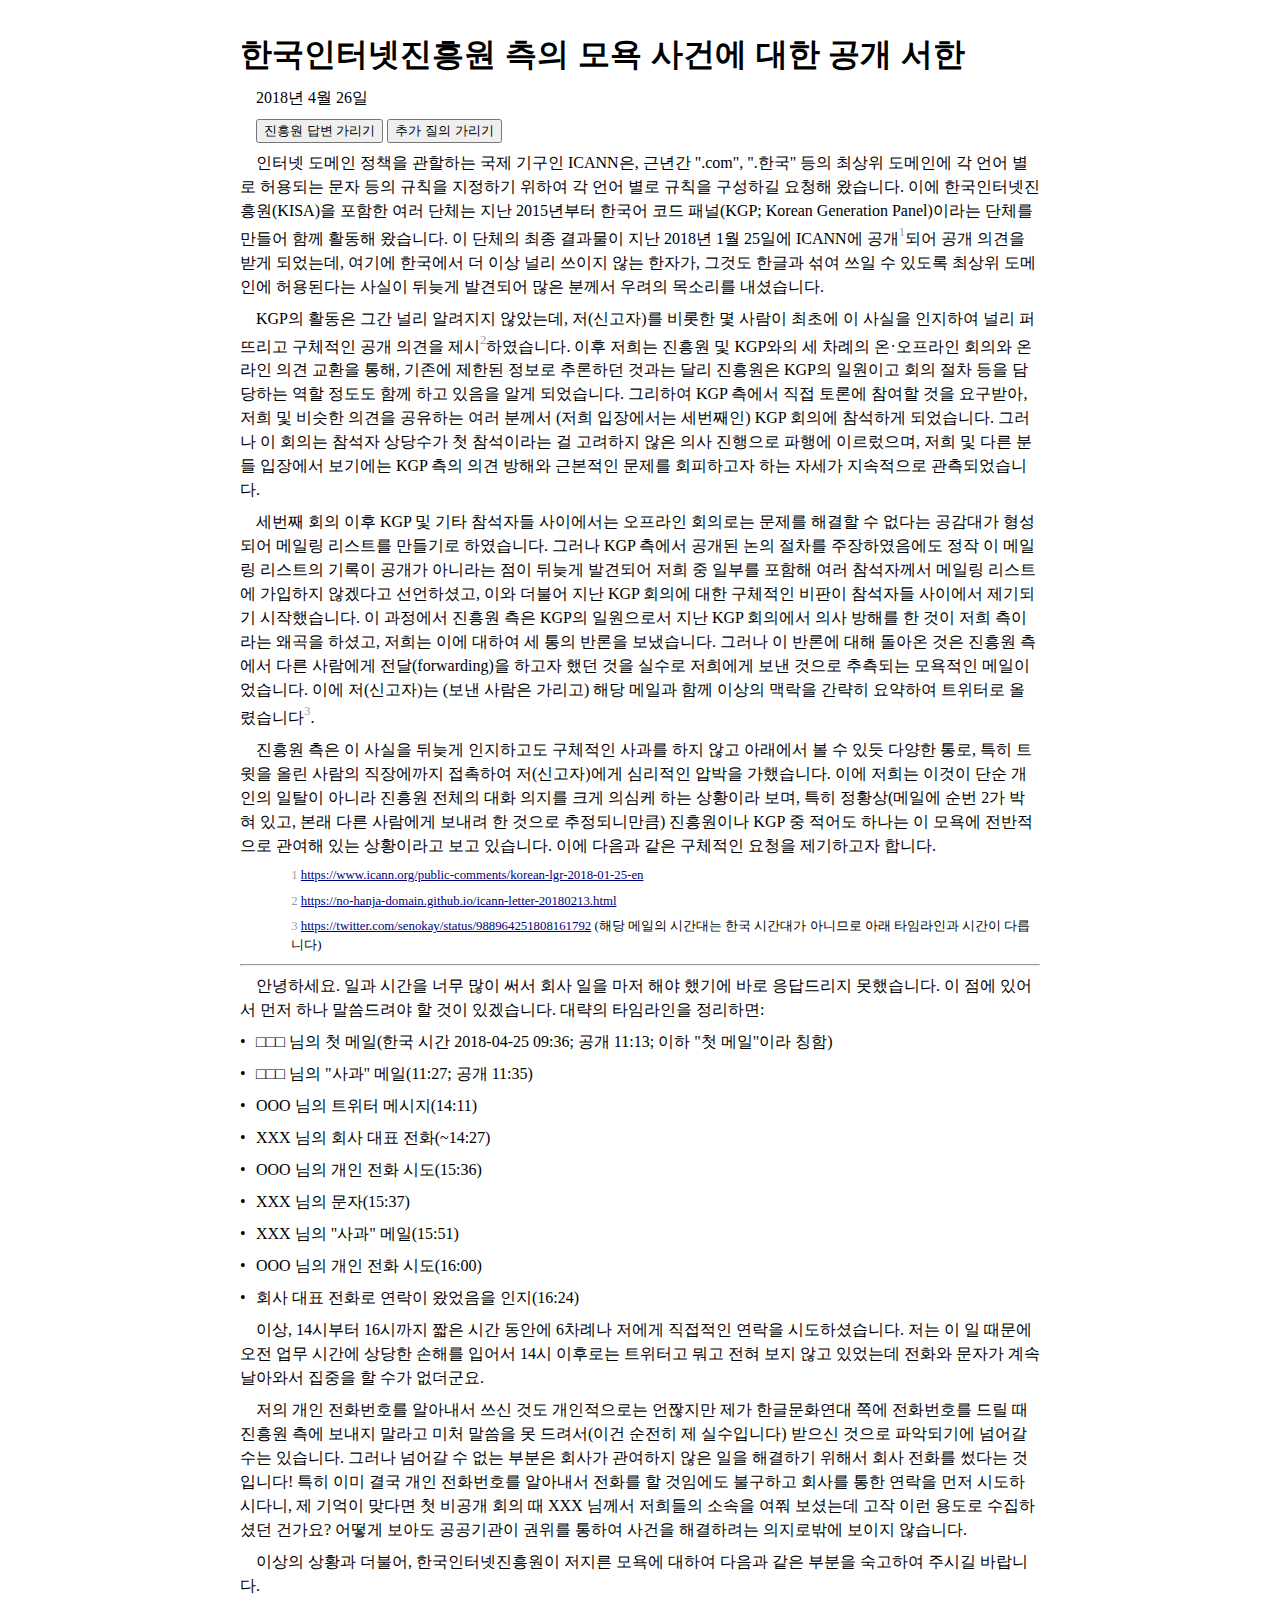
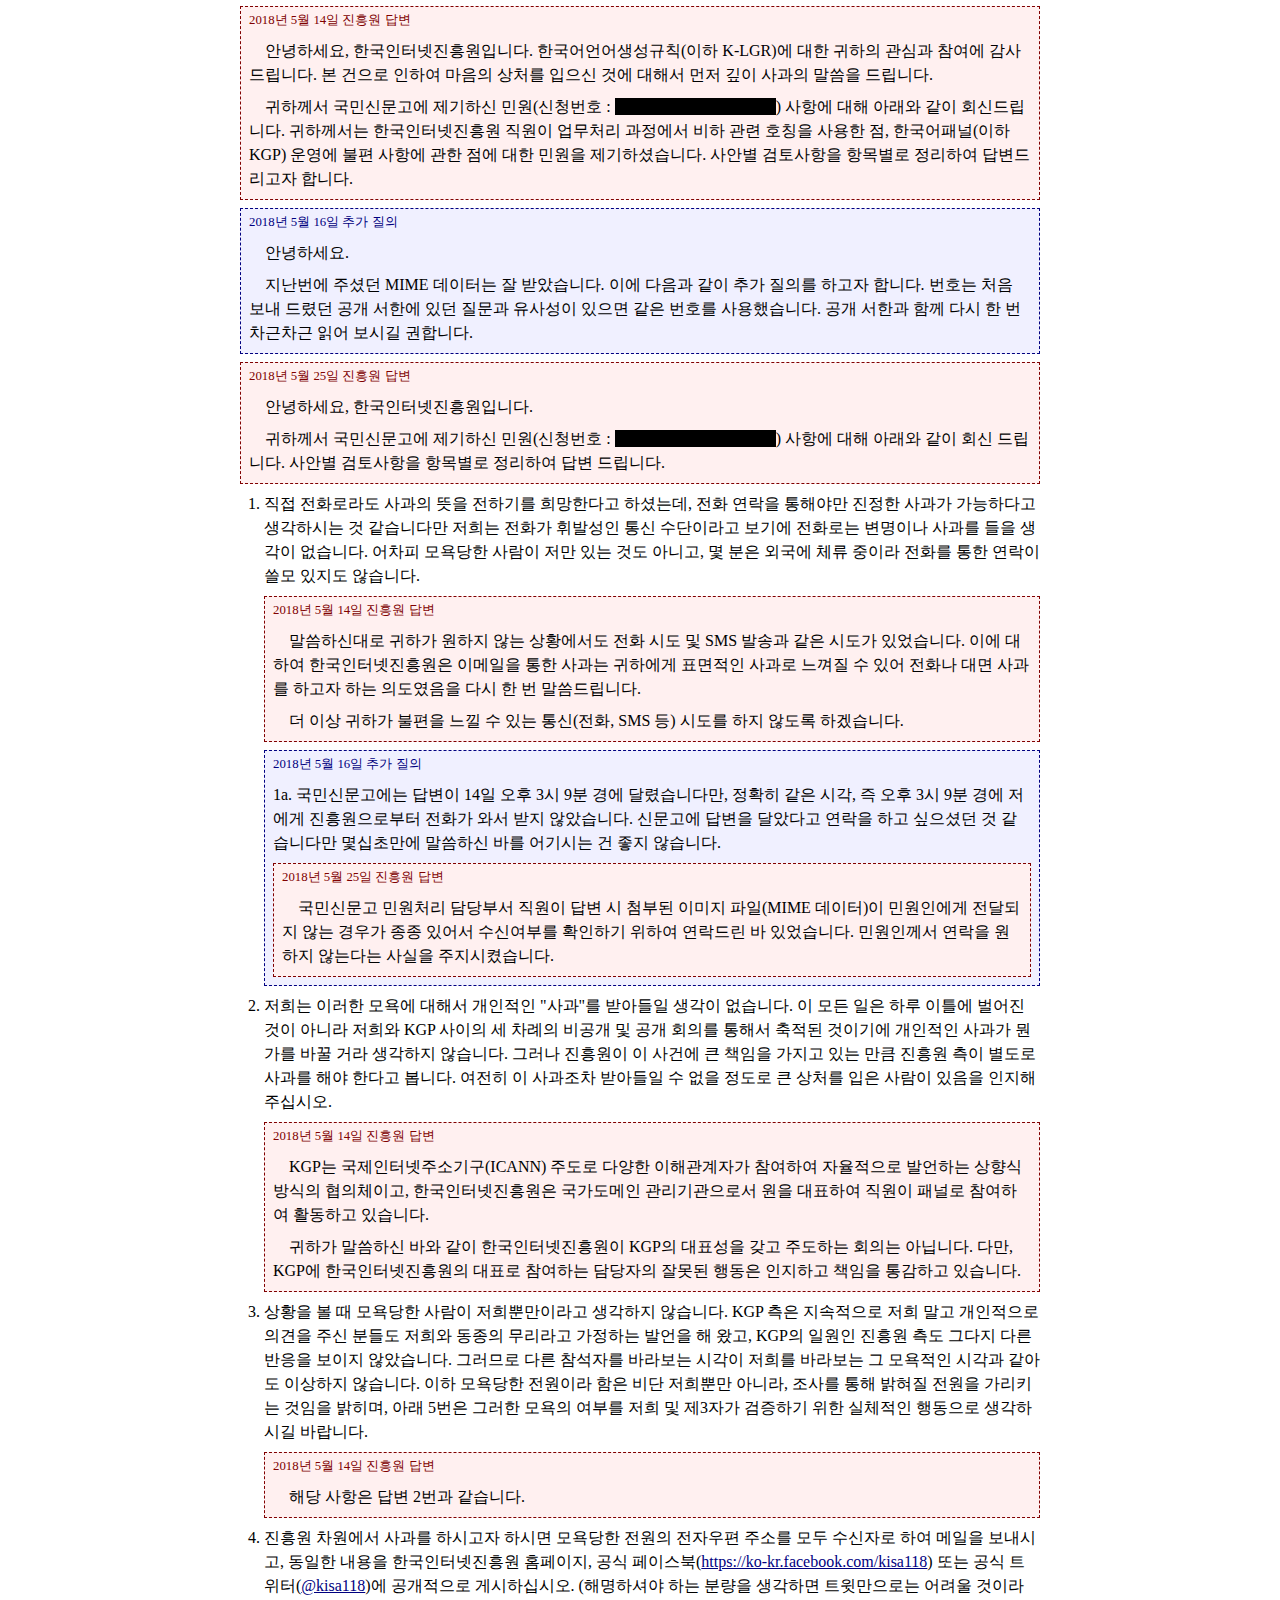
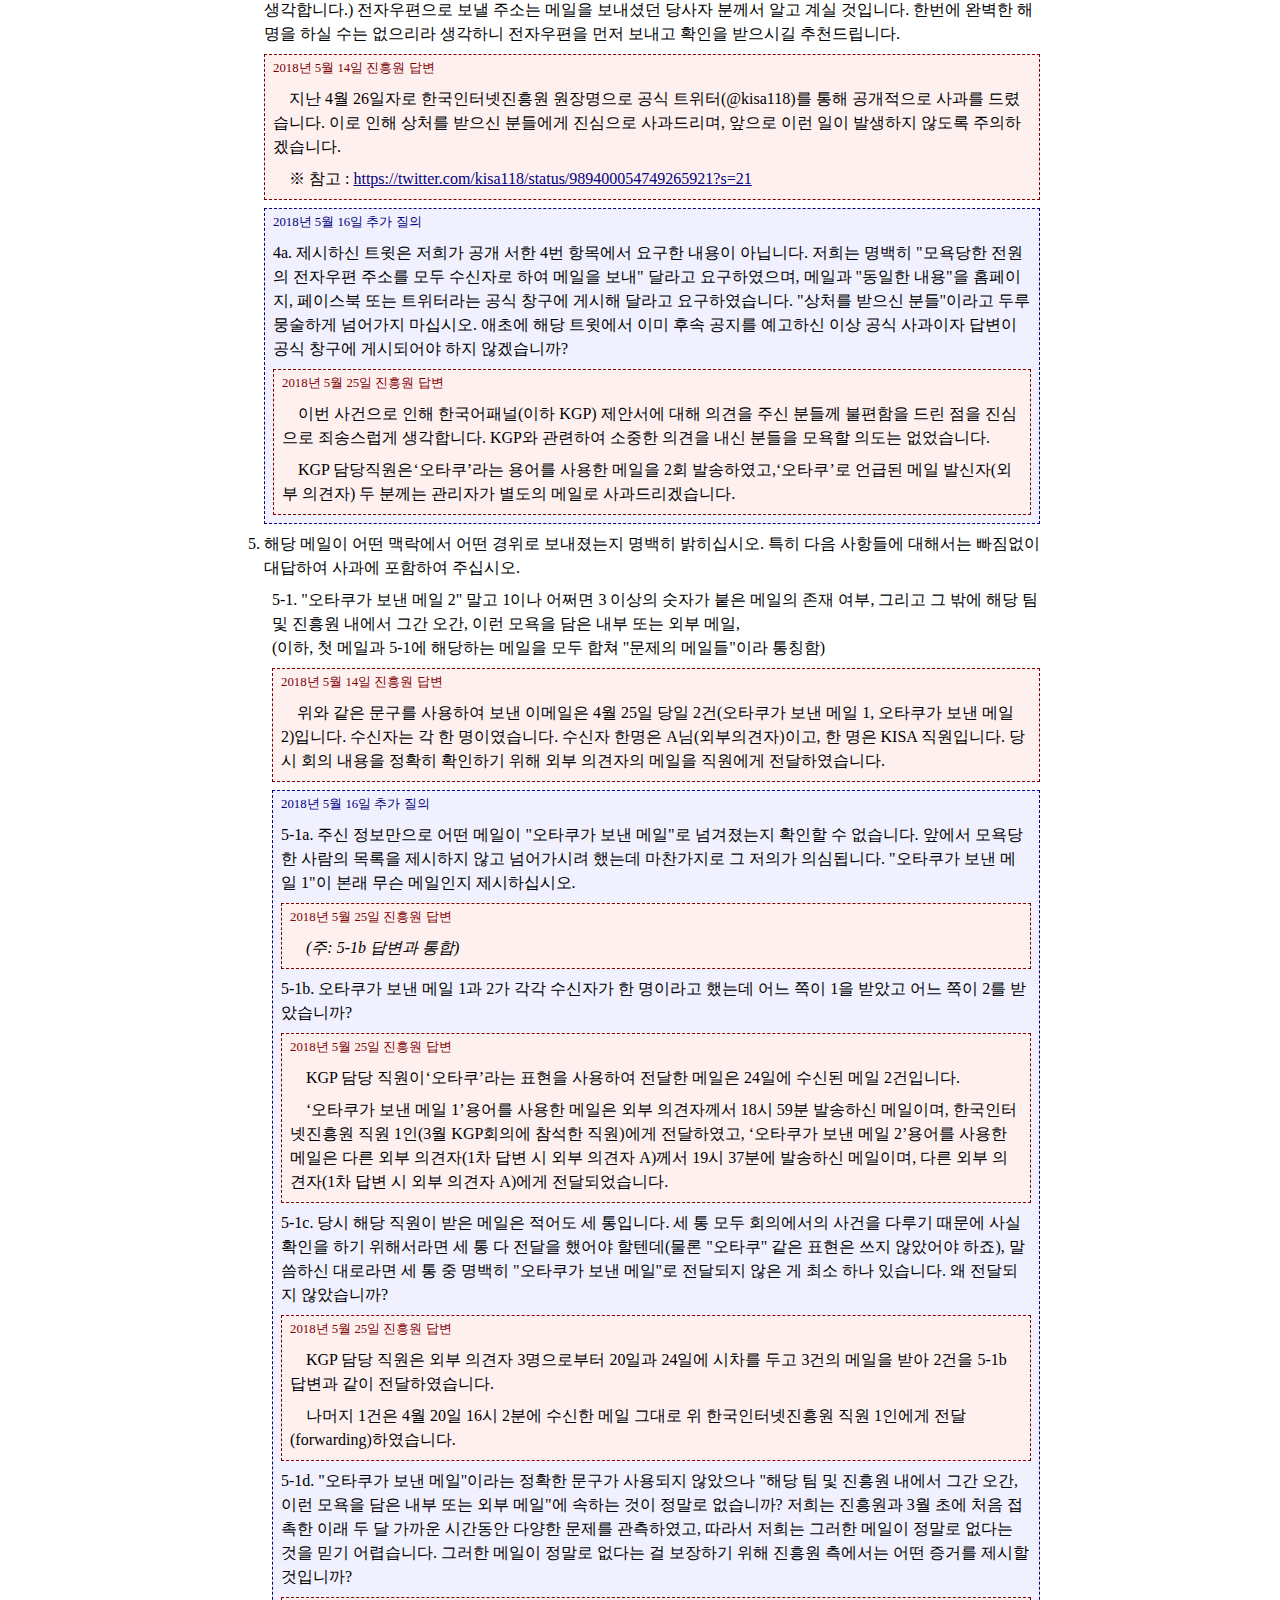
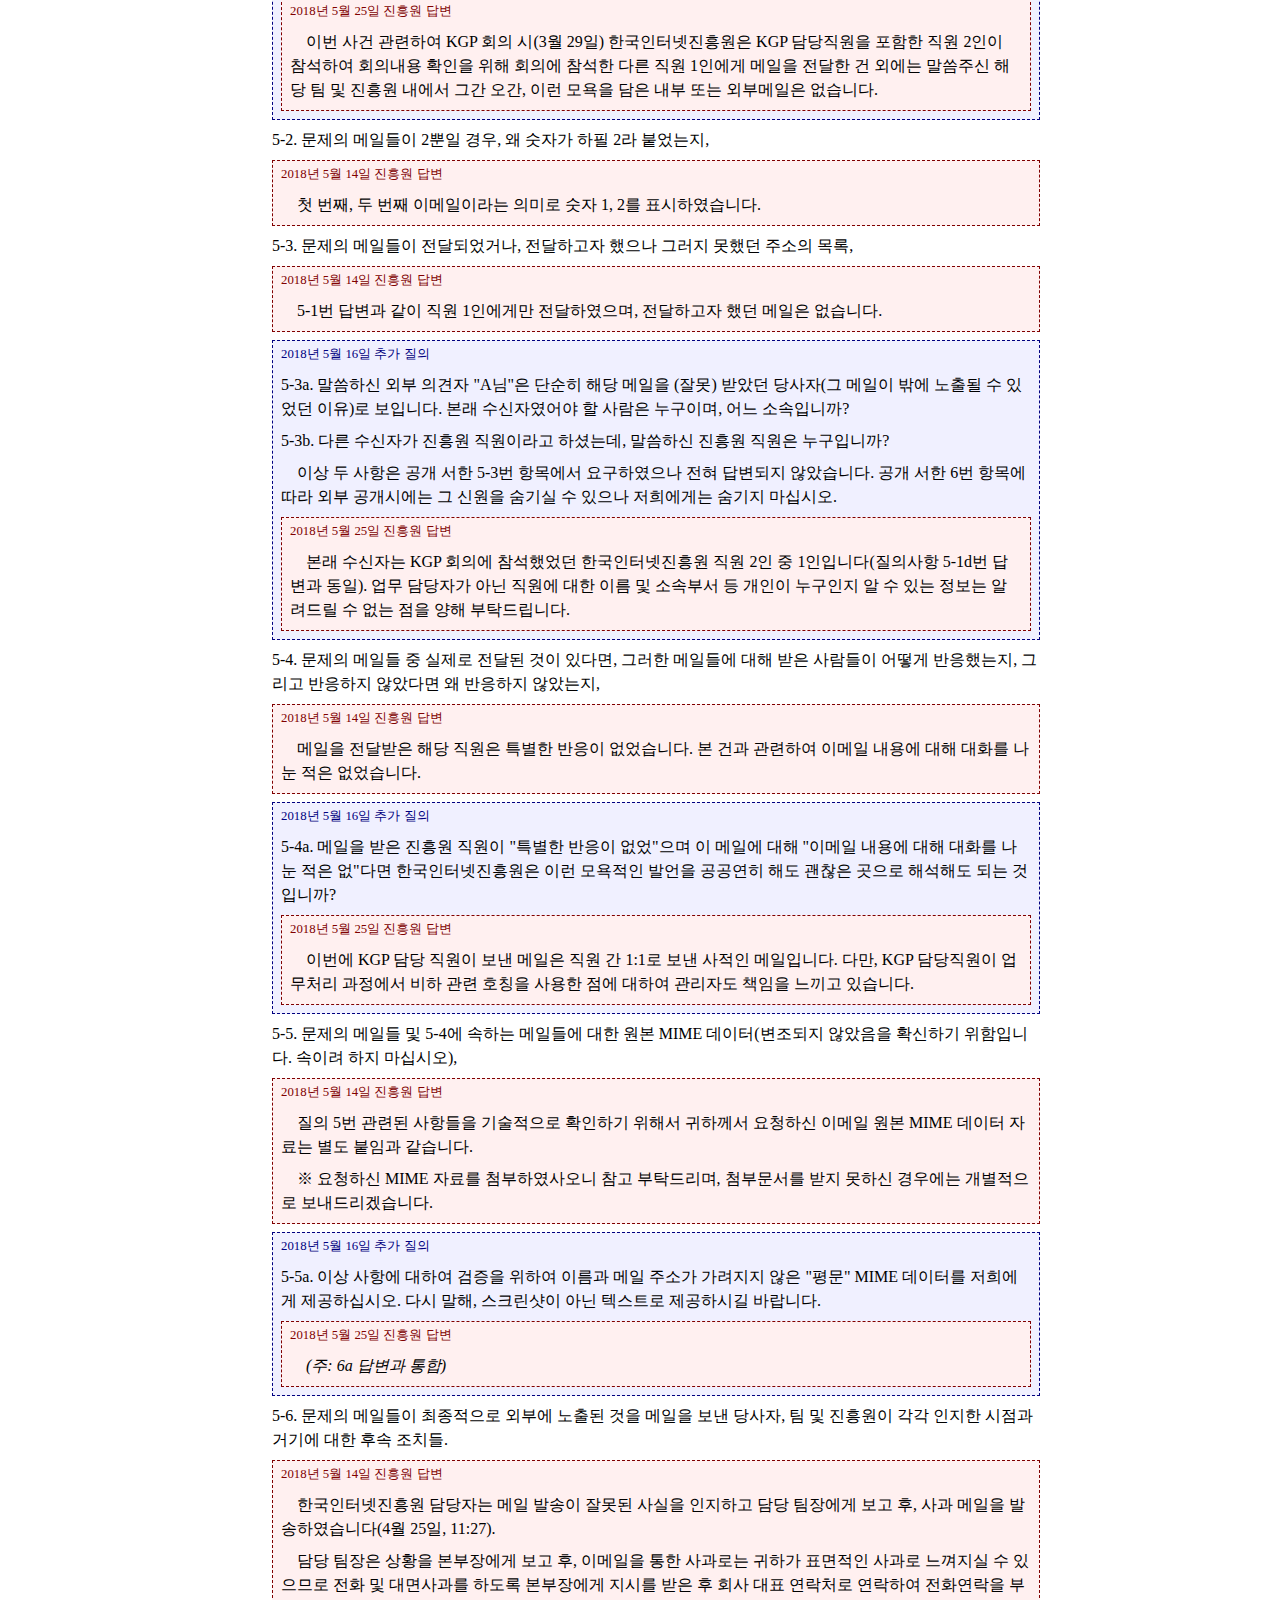
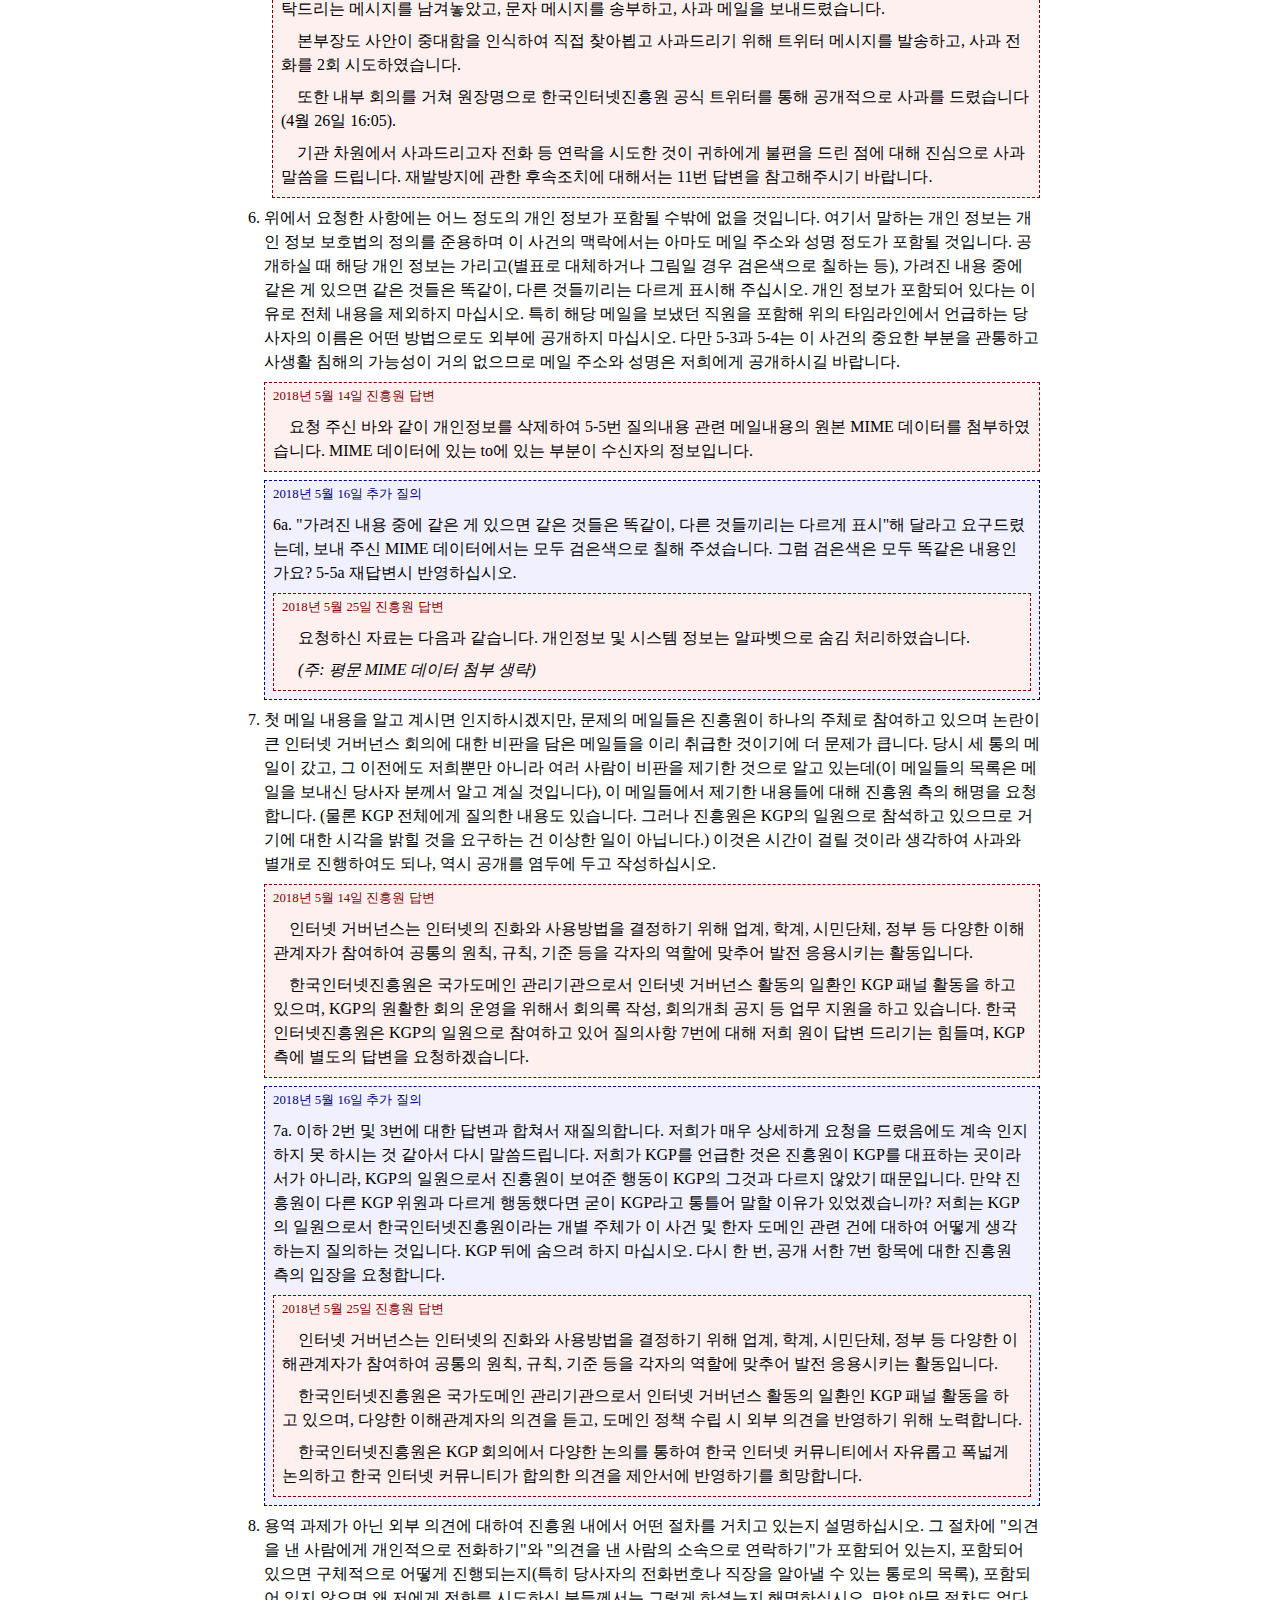
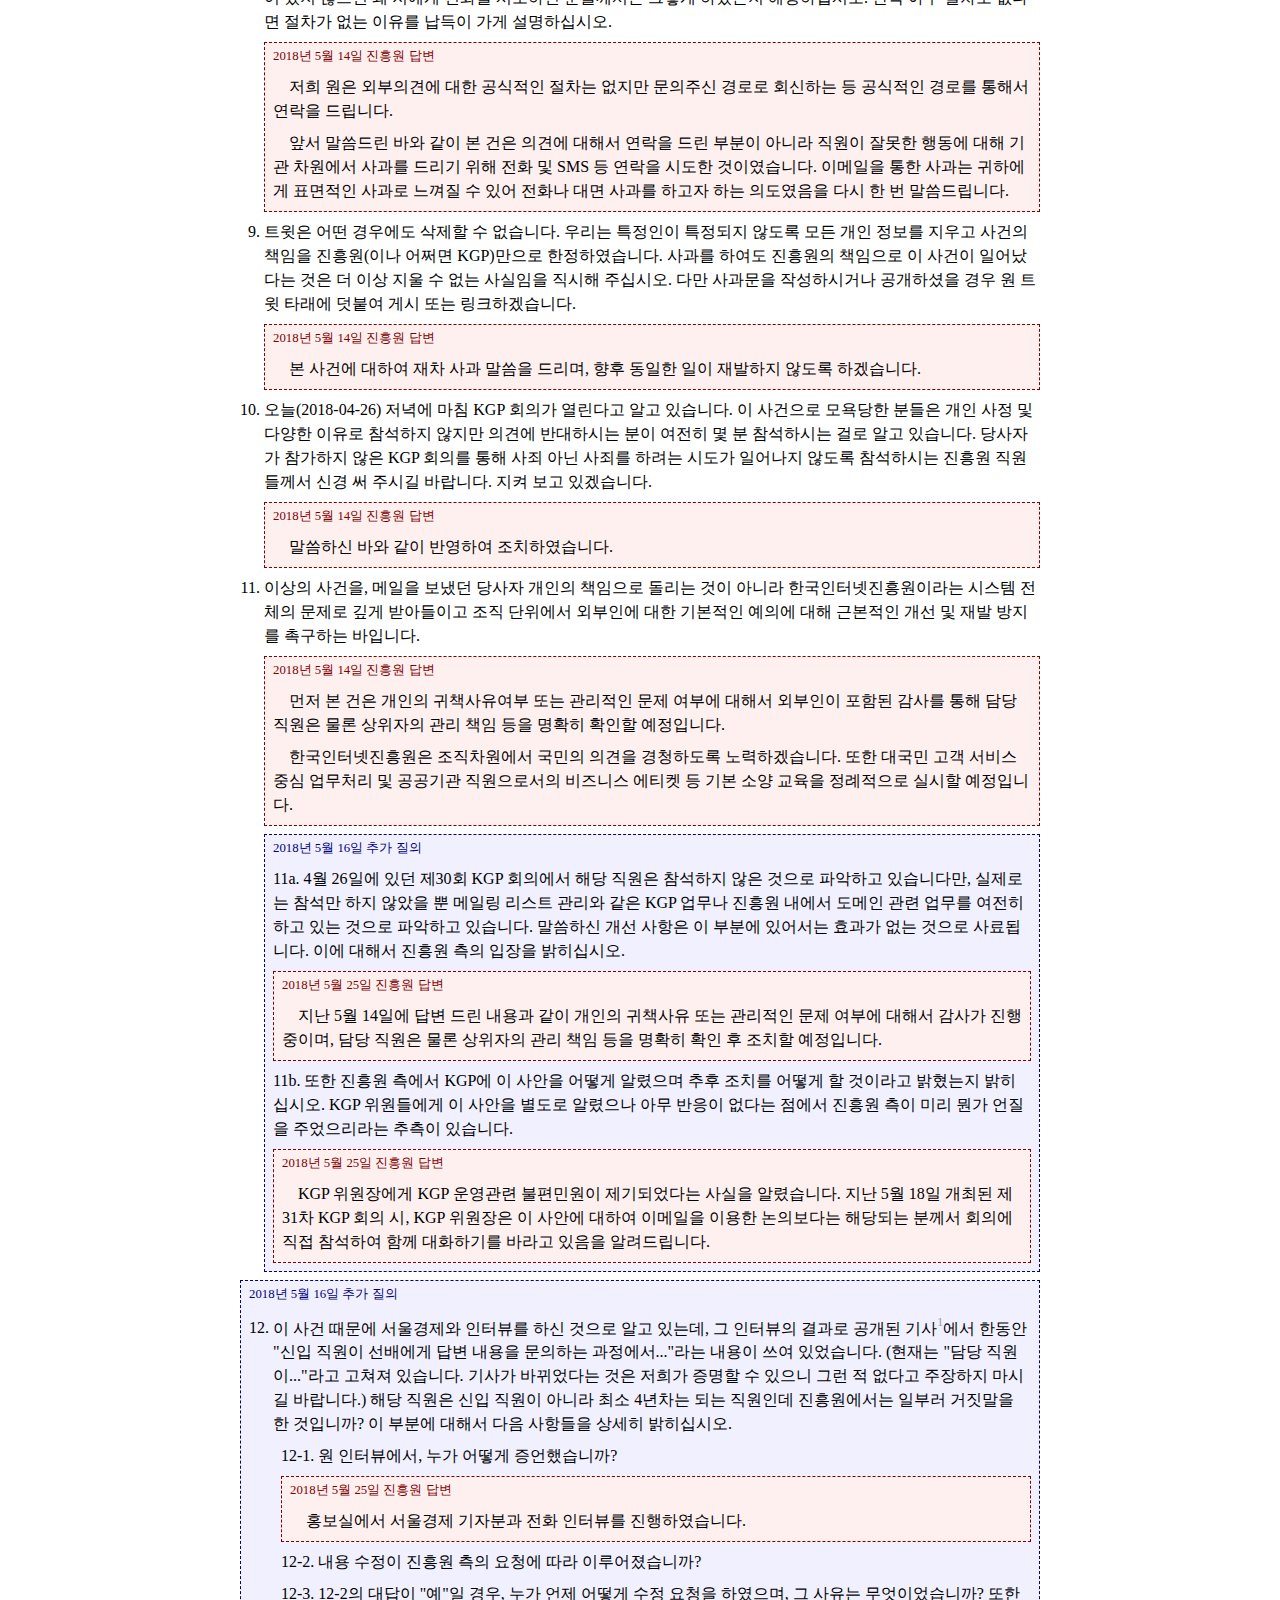
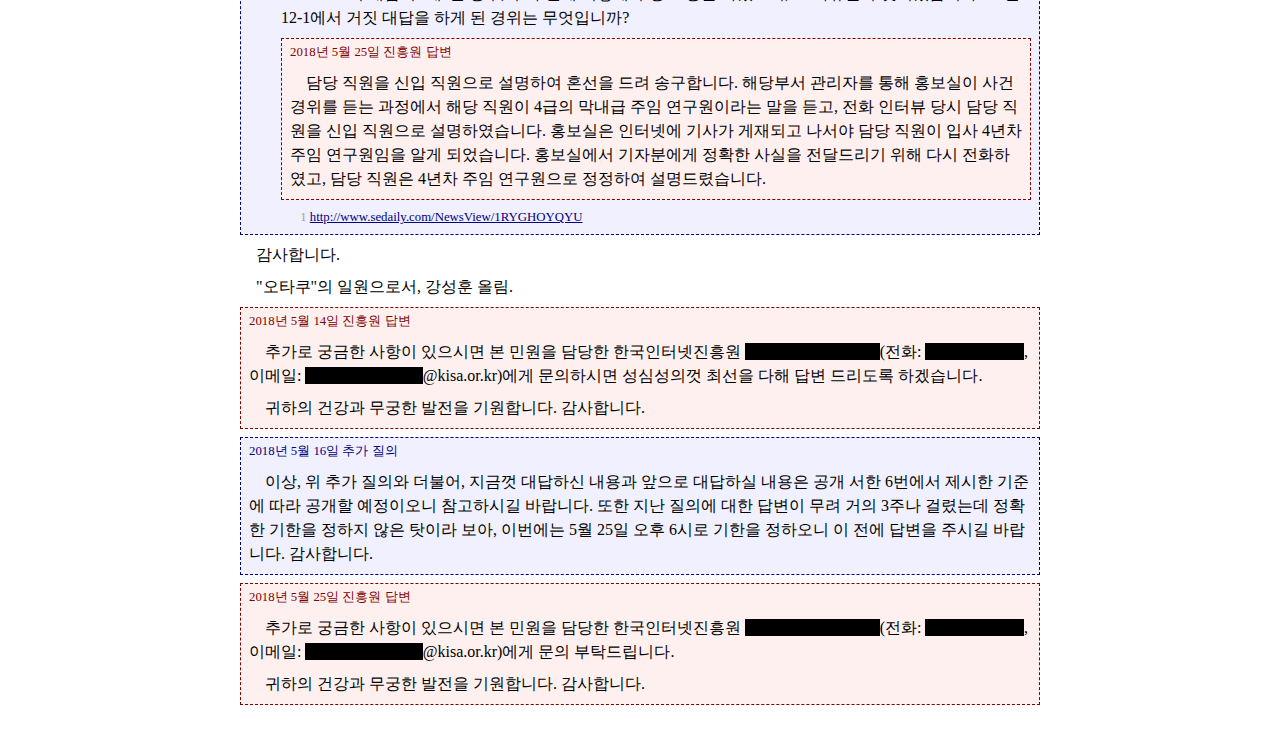
<file: insult-from-kisa-20180426.html>
<!doctype html>
<html lang="ko">
<head>
<meta charset="utf-8">
<meta name="viewport" content="width=device-width, initial-scale=1">
<title>한국인터넷진흥원 측의 모욕 사건에 대한 공개 서한</title>
<style>
body {
	line-height: 1.5;
	max-width: 800px;
	margin: 30px auto 50px;
	padding: 0 8px;
}

h1, h2, h3 { font-family: Arial, 맑은 고딕, Malgun Gothic, sans-serif; }
h1 { font-size: 200%; margin: 0; }
h2 { font-size: 180%; margin: 1em 0 0 0;  }
h3 { font-size: 160%; margin: 1em 0 0 0; }
body, p, li { font-family: Georgia, 바탕, Batang, serif; }
ul { margin: 0; padding: 0; list-style: none; }
ol { margin: 0; padding: 0; }
ul li { margin: 0.5em 0; padding: 0 0 0 1em; position: relative; box-sizing: border-box; }
ul li::before { content: '•'; position: absolute; left: 0; }
ol li { margin: 0.5em 0 0.5em 1.5em; padding: 0 0 0 0; position: relative; box-sizing: border-box; }
ol.custom { counter-reset: custom-index; list-style: none; }
ol.custom>li { margin-left: 0.5em; }
ol.custom>li::before { counter-increment: custom-index; }
ol.custom.one>li::before { content: "1" counter(custom-index, lower-latin) ". "; }
ol.custom.four>li::before { content: "4" counter(custom-index, lower-latin) ". "; }
ol.custom.five>li::before { content: "5-" counter(custom-index) ". "; }
ol.custom.five-one>li::before { content: "5-1" counter(custom-index, lower-latin) ". "; }
ol.custom.five-three>li::before { content: "5-3" counter(custom-index, lower-latin) ". "; }
ol.custom.five-four>li::before { content: "5-4" counter(custom-index, lower-latin) ". "; }
ol.custom.five-five>li::before { content: "5-5" counter(custom-index, lower-latin) ". "; }
ol.custom.six>li::before { content: "6" counter(custom-index, lower-latin) ". "; }
ol.custom.seven>li::before { content: "7" counter(custom-index, lower-latin) ". "; }
ol.custom.eleven>li::before { content: "11" counter(custom-index, lower-latin) ". "; }
ol.custom.twelve>li::before { content: "12-" counter(custom-index) ". "; }
blockquote.kisa { background: #fff0f0; border: 1px dashed #800000; margin: 0.5em 0; padding: 0 0.5em; }
blockquote.kisa:before { content: "진흥원 답변"; color: #800000; font-size: 80%; }
blockquote.kisa.\32 0180514:before { content: "2018년 5월 14일 진흥원 답변"; }
blockquote.kisa.\32 0180525:before { content: "2018년 5월 25일 진흥원 답변"; }
blockquote.inquiry { background: #f0f0ff; border: 1px dashed #000080; margin: 0.5em 0; padding: 0 0.5em; }
blockquote.inquiry:before { content: "추가 질의"; color: #000080; font-size: 80%; }
blockquote.inquiry.\32 0180516:before { content: "2018년 5월 16일 추가 질의"; }
blockquote.inquiry>ol.custom li { margin-left: 0; }
body.hide-kisa blockquote.kisa>* { display: none; }
body.hide-kisa blockquote.kisa:before { content: "진흥원 답변 가려짐"; }
body.hide-kisa blockquote.kisa.\32 0180514:before { content: "2018년 5월 14일 진흥원 답변 가려짐"; }
body.hide-kisa blockquote.kisa.\32 0180525:before { content: "2018년 5월 25일 진흥원 답변 가려짐"; }
body.hide-inquiry blockquote.inquiry>* { display: none; }
body.hide-inquiry blockquote.inquiry:before { content: "추가 질의 가려짐"; }
body.hide-inquiry blockquote.inquiry.\32 0180516:before { content: "2018년 5월 16일 추가 질의 가려짐"; }
p { margin: 0.5em 0; text-indent: 1em; }
p.fn { font-size: 80%; padding-left: 4em; text-indent: 0; box-sizing: border-box; }
sup { color: #a0a0a0; font-size: 80%; vertical-align: 40%; }
p.fn sup { font-size: inherit; vertical-align: inherit; }
a { color: #00007f; text-decoration: underline; }
.redacted { background-color: black; color: transparent; }
</style>
<head>
<body>
<h1>한국인터넷진흥원 측의 모욕 사건에 대한 공개 서한</h1>
<p>2018년 4월 26일</p>
<p>
<button onclick="var a=document.body.classList.contains('hide-kisa');document.body.classList[a?'remove':'add']('hide-kisa');this.innerHTML=this.getAttribute(a?'data-shown':'data-hidden');return!0" data-shown="진흥원 답변 가리기" data-hidden="진흥원 답변 보이기">진흥원 답변 가리기</button>
<button onclick="var a=document.body.classList.contains('hide-inquiry');document.body.classList[a?'remove':'add']('hide-inquiry');this.innerHTML=this.getAttribute(a?'data-shown':'data-hidden');return!0" data-shown="추가 질의 가리기" data-hidden="추가 질의 보이기">추가 질의 가리기</button>
</p>
<p>인터넷 도메인 정책을 관할하는 국제 기구인 ICANN은, 근년간 ".com", ".한국" 등의 최상위 도메인에 각 언어 별로 허용되는 문자 등의 규칙을 지정하기 위하여 각 언어 별로 규칙을 구성하길 요청해 왔습니다. 이에 한국인터넷진흥원(KISA)을 포함한 여러 단체는 지난 2015년부터 한국어 코드 패널(KGP; Korean Generation Panel)이라는 단체를 만들어 함께 활동해 왔습니다. 이 단체의 최종 결과물이 지난 2018년 1월 25일에 ICANN에 공개<sup>1</sup>되어 공개 의견을 받게 되었는데, 여기에 한국에서 더 이상 널리 쓰이지 않는 한자가, 그것도 한글과 섞여 쓰일 수 있도록 최상위 도메인에 허용된다는 사실이 뒤늦게 발견되어 많은 분께서 우려의 목소리를 내셨습니다.</p>
<p>KGP의 활동은 그간 널리 알려지지 않았는데, 저(신고자)를 비롯한 몇 사람이 최초에 이 사실을 인지하여 널리 퍼뜨리고 구체적인 공개 의견을 제시<sup>2</sup>하였습니다. 이후 저희는 진흥원 및 KGP와의 세 차례의 온·오프라인 회의와 온라인 의견 교환을 통해, 기존에 제한된 정보로 추론하던 것과는 달리 진흥원은 KGP의 일원이고 회의 절차 등을 담당하는 역할 정도도 함께 하고 있음을 알게 되었습니다. 그리하여 KGP 측에서 직접 토론에 참여할 것을 요구받아, 저희 및 비슷한 의견을 공유하는 여러 분께서 (저희 입장에서는 세번째인) KGP 회의에 참석하게 되었습니다. 그러나 이 회의는 참석자 상당수가 첫 참석이라는 걸 고려하지 않은 의사 진행으로 파행에 이르렀으며, 저희 및 다른 분들 입장에서 보기에는 KGP 측의 의견 방해와 근본적인 문제를 회피하고자 하는 자세가 지속적으로 관측되었습니다.</p>
<p>세번째 회의 이후 KGP 및 기타 참석자들 사이에서는 오프라인 회의로는 문제를 해결할 수 없다는 공감대가 형성되어 메일링 리스트를 만들기로 하였습니다. 그러나 KGP 측에서 공개된 논의 절차를 주장하였음에도 정작 이 메일링 리스트의 기록이 공개가 아니라는 점이 뒤늦게 발견되어 저희 중 일부를 포함해 여러 참석자께서 메일링 리스트에 가입하지 않겠다고 선언하셨고, 이와 더불어 지난 KGP 회의에 대한 구체적인 비판이 참석자들 사이에서 제기되기 시작했습니다. 이 과정에서 진흥원 측은 KGP의 일원으로서 지난 KGP 회의에서 의사 방해를 한 것이 저희 측이라는 왜곡을 하셨고, 저희는 이에 대하여 세 통의 반론을 보냈습니다. 그러나 이 반론에 대해 돌아온 것은 진흥원 측에서 다른 사람에게 전달(forwarding)을 하고자 했던 것을 실수로 저희에게 보낸 것으로 추측되는 모욕적인 메일이었습니다. 이에 저(신고자)는 (보낸 사람은 가리고) 해당 메일과 함께 이상의 맥락을 간략히 요약하여 트위터로 올렸습니다<sup>3</sup>.</p>
<p>진흥원 측은 이 사실을 뒤늦게 인지하고도 구체적인 사과를 하지 않고 아래에서 볼 수 있듯 다양한 통로, 특히 트윗을 올린 사람의 직장에까지 접촉하여 저(신고자)에게 심리적인 압박을 가했습니다. 이에 저희는 이것이 단순 개인의 일탈이 아니라 진흥원 전체의 대화 의지를 크게 의심케 하는 상황이라 보며, 특히 정황상(메일에 순번 2가 박혀 있고, 본래 다른 사람에게 보내려 한 것으로 추정되니만큼) 진흥원이나 KGP 중 적어도 하나는 이 모욕에 전반적으로 관여해 있는 상황이라고 보고 있습니다. 이에 다음과 같은 구체적인 요청을 제기하고자 합니다.</p>
<p class="fn"><sup>1</sup> <a href="https://www.icann.org/public-comments/korean-lgr-2018-01-25-en">https://www.icann.org/public-comments/korean-lgr-2018-01-25-en</a></p>
<p class="fn"><sup>2</sup> <a href="https://no-hanja-domain.github.io/icann-letter-20180213.html">https://no-hanja-domain.github.io/icann-letter-20180213.html</a></p>
<p class="fn"><sup>3</sup> <a href="https://twitter.com/senokay/status/988964251808161792">https://twitter.com/senokay/status/988964251808161792</a> (해당 메일의 시간대는 한국 시간대가 아니므로 아래 타임라인과 시간이 다릅니다)</p>
<hr>
<p>안녕하세요. 일과 시간을 너무 많이 써서 회사 일을 마저 해야 했기에 바로 응답드리지 못했습니다. 이 점에 있어서 먼저 하나 말씀드려야 할 것이 있겠습니다. 대략의 타임라인을 정리하면:</p>
<ul>
<li>□□□ 님의 첫 메일(한국 시간 2018-04-25 09:36; 공개 11:13; 이하 "첫 메일"이라 칭함)</li>
<li>□□□ 님의 "사과" 메일(11:27; 공개 11:35)</li>
<li>OOO 님의 트위터 메시지(14:11)</li>
<li>XXX 님의 회사 대표 전화(~14:27)</li>
<li>OOO 님의 개인 전화 시도(15:36)</li>
<li>XXX 님의 문자(15:37)</li>
<li>XXX 님의 "사과" 메일(15:51)</li>
<li>OOO 님의 개인 전화 시도(16:00)</li>
<li>회사 대표 전화로 연락이 왔었음을 인지(16:24)</li>
</ul>
<p>이상, 14시부터 16시까지 짧은 시간 동안에 6차례나 저에게 직접적인 연락을 시도하셨습니다. 저는 이 일 때문에 오전 업무 시간에 상당한 손해를 입어서 14시 이후로는 트위터고 뭐고 전혀 보지 않고 있었는데 전화와 문자가 계속 날아와서 집중을 할 수가 없더군요.</p>
<p>저의 개인 전화번호를 알아내서 쓰신 것도 개인적으로는 언짢지만 제가 한글문화연대 쪽에 전화번호를 드릴 때 진흥원 측에 보내지 말라고 미처 말씀을 못 드려서(이건 순전히 제 실수입니다) 받으신 것으로 파악되기에 넘어갈 수는 있습니다. 그러나 넘어갈 수 없는 부분은 회사가 관여하지 않은 일을 해결하기 위해서 회사 전화를 썼다는 것입니다! 특히 이미 결국 개인 전화번호를 알아내서 전화를 할 것임에도 불구하고 회사를 통한 연락을 먼저 시도하시다니, 제 기억이 맞다면 첫 비공개 회의 때 XXX 님께서 저희들의 소속을 여쭤 보셨는데 고작 이런 용도로 수집하셨던 건가요? 어떻게 보아도 공공기관이 권위를 통하여 사건을 해결하려는 의지로밖에 보이지 않습니다.</p>
<p>이상의 상황과 더불어, 한국인터넷진흥원이 저지른 모욕에 대하여 다음과 같은 부분을 숙고하여 주시길 바랍니다.</p>
<blockquote class="kisa 20180514">
	<p>안녕하세요, 한국인터넷진흥원입니다. 한국어언어생성규칙(이하 K-LGR)에 대한 귀하의 관심과 참여에 감사드립니다. 본 건으로 인하여 마음의 상처를 입으신 것에 대해서 먼저 깊이 사과의 말씀을 드립니다.</p>
	<p>귀하께서 국민신문고에 제기하신 민원(신청번호 : <span class="redacted">XXX-XXXX-XXXXXX</span>) 사항에 대해 아래와 같이 회신드립니다. 귀하께서는 한국인터넷진흥원 직원이 업무처리 과정에서 비하 관련 호칭을 사용한 점, 한국어패널(이하 KGP) 운영에 불편 사항에 관한 점에 대한 민원을 제기하셨습니다. 사안별 검토사항을 항목별로 정리하여 답변드리고자 합니다.</p>
</blockquote>
<blockquote class="inquiry 20180516">
	<p>안녕하세요.</p>
	<p>지난번에 주셨던 MIME 데이터는 잘 받았습니다. 이에 다음과 같이 추가 질의를 하고자 합니다. 번호는 처음 보내 드렸던 공개 서한에 있던 질문과 유사성이 있으면 같은 번호를 사용했습니다. 공개 서한과 함께 다시 한 번 차근차근 읽어 보시길 권합니다.</p>
</blockquote>
<blockquote class="kisa 20180525">
	<p>안녕하세요, 한국인터넷진흥원입니다.</p>
	<p>귀하께서 국민신문고에 제기하신 민원(신청번호 : <span class="redacted">XXX-XXXX-XXXXXX</span>) 사항에 대해 아래와 같이 회신 드립니다. 사안별 검토사항을 항목별로 정리하여 답변 드립니다.</p>
</blockquote>
<ol>
<li>직접 전화로라도 사과의 뜻을 전하기를 희망한다고 하셨는데, 전화 연락을 통해야만 진정한 사과가 가능하다고 생각하시는 것 같습니다만 저희는 전화가 휘발성인 통신 수단이라고 보기에 전화로는 변명이나 사과를 들을 생각이 없습니다. 어차피 모욕당한 사람이 저만 있는 것도 아니고, 몇 분은 외국에 체류 중이라 전화를 통한 연락이 쓸모 있지도 않습니다.
<blockquote class="kisa 20180514">
	<p>말씀하신대로 귀하가 원하지 않는 상황에서도 전화 시도 및 SMS 발송과 같은 시도가 있었습니다. 이에 대하여 한국인터넷진흥원은 이메일을 통한 사과는 귀하에게 표면적인 사과로 느껴질 수 있어 전화나 대면 사과를 하고자 하는 의도였음을 다시 한 번 말씀드립니다.</p>
	<p>더 이상 귀하가 불편을 느낄 수 있는 통신(전화, SMS  등) 시도를 하지 않도록 하겠습니다.</p>
</blockquote>
<blockquote class="inquiry 20180516">
	<ol class="custom one">
	<li>국민신문고에는 답변이 14일 오후 3시 9분 경에 달렸습니다만, 정확히 같은 시각, 즉 오후 3시 9분 경에 저에게 진흥원으로부터 전화가 와서 받지 않았습니다. 신문고에 답변을 달았다고 연락을 하고 싶으셨던 것 같습니다만 몇십초만에 말씀하신 바를 어기시는 건 좋지 않습니다.
	<blockquote class="kisa 20180525">
		<p>국민신문고 민원처리 담당부서 직원이 답변 시 첨부된 이미지 파일(MIME 데이터)이 민원인에게 전달되지 않는 경우가 종종 있어서 수신여부를 확인하기 위하여 연락드린 바 있었습니다. 민원인께서 연락을 원하지 않는다는 사실을 주지시켰습니다.</p>
	</blockquote></li>
	</ol>
</blockquote></li>
<li>저희는 이러한 모욕에 대해서 개인적인 "사과"를 받아들일 생각이 없습니다. 이 모든 일은 하루 이틀에 벌어진 것이 아니라 저희와 KGP 사이의 세 차례의 비공개 및 공개 회의를 통해서 축적된 것이기에 개인적인 사과가 뭔가를 바꿀 거라 생각하지 않습니다. 그러나 진흥원이 이 사건에 큰 책임을 가지고 있는 만큼 진흥원 측이 별도로 사과를 해야 한다고 봅니다. 여전히 이 사과조차 받아들일 수 없을 정도로 큰 상처를 입은 사람이 있음을 인지해 주십시오.
<blockquote class="kisa 20180514">
	<p>KGP는 국제인터넷주소기구(ICANN) 주도로 다양한 이해관계자가 참여하여 자율적으로 발언하는 상향식 방식의 협의체이고, 한국인터넷진흥원은 국가도메인 관리기관으로서 원을 대표하여 직원이 패널로 참여하여 활동하고 있습니다.</p>
	<p>귀하가 말씀하신 바와 같이 한국인터넷진흥원이 KGP의 대표성을 갖고 주도하는 회의는 아닙니다. 다만, KGP에 한국인터넷진흥원의 대표로 참여하는 담당자의 잘못된 행동은 인지하고 책임을 통감하고 있습니다.</p>
</blockquote></li>
<li>상황을 볼 때 모욕당한 사람이 저희뿐만이라고 생각하지 않습니다. KGP 측은 지속적으로 저희 말고 개인적으로 의견을 주신 분들도 저희와 동종의 무리라고 가정하는 발언을 해 왔고, KGP의 일원인 진흥원 측도 그다지 다른 반응을 보이지 않았습니다. 그러므로 다른 참석자를 바라보는 시각이 저희를 바라보는 그 모욕적인 시각과 같아도 이상하지 않습니다. 이하 모욕당한 전원이라 함은 비단 저희뿐만 아니라, 조사를 통해 밝혀질 전원을 가리키는 것임을 밝히며, 아래 5번은 그러한 모욕의 여부를 저희 및 제3자가 검증하기 위한 실체적인 행동으로 생각하시길 바랍니다.
<blockquote class="kisa 20180514">
	<p>해당 사항은 답변 2번과 같습니다.</p>
</blockquote></li>
<li>진흥원 차원에서 사과를 하시고자 하시면 모욕당한 전원의 전자우편 주소를 모두 수신자로 하여 메일을 보내시고, 동일한 내용을 한국인터넷진흥원 홈페이지, 공식 페이스북(<a href="https://ko-kr.facebook.com/kisa118">https://ko-kr.facebook.com/kisa118</a>) 또는 공식 트위터(<a href="https://twitter.com/kisa118">@kisa118</a>)에 공개적으로 게시하십시오. (해명하셔야 하는 분량을 생각하면 트윗만으로는 어려울 것이라 생각합니다.) 전자우편으로 보낼 주소는 메일을 보내셨던 당사자 분께서 알고 계실 것입니다. 한번에 완벽한 해명을 하실 수는 없으리라 생각하니 전자우편을 먼저 보내고 확인을 받으시길 추천드립니다.
<blockquote class="kisa 20180514">
	<p>지난 4월 26일자로 한국인터넷진흥원 원장명으로 공식 트위터(@kisa118)를 통해 공개적으로 사과를 드렸습니다. 이로 인해 상처를 받으신 분들에게 진심으로 사과드리며, 앞으로 이런 일이 발생하지 않도록 주의하겠습니다.</p>
	<p>※ 참고 : <a href="https://twitter.com/kisa118/status/989400054749265921?s=21">https://twitter.com/kisa118/status/989400054749265921?s=21</a></p>
</blockquote>
<blockquote class="inquiry 20180516">
	<ol class="custom four">
	<li>제시하신 트윗은 저희가 공개 서한 4번 항목에서 요구한 내용이 아닙니다. 저희는 명백히 "모욕당한 전원의 전자우편 주소를 모두 수신자로 하여 메일을 보내" 달라고 요구하였으며, 메일과 "동일한 내용"을 홈페이지, 페이스북 또는 트위터라는 공식 창구에 게시해 달라고 요구하였습니다. "상처를 받으신 분들"이라고 두루뭉술하게 넘어가지 마십시오. 애초에 해당 트윗에서 이미 후속 공지를 예고하신 이상 공식 사과이자 답변이 공식 창구에 게시되어야 하지 않겠습니까?
	<blockquote class="kisa 20180525">
		<p>이번 사건으로 인해 한국어패널(이하 KGP) 제안서에 대해 의견을 주신 분들께 불편함을 드린 점을 진심으로 죄송스럽게 생각합니다. KGP와 관련하여 소중한 의견을 내신 분들을 모욕할 의도는 없었습니다.</p>
		<p>KGP 담당직원은‘오타쿠’라는 용어를 사용한 메일을 2회 발송하였고,‘오타쿠’로 언급된 메일 발신자(외부 의견자) 두 분께는 관리자가 별도의 메일로 사과드리겠습니다.</p>
	</blockquote></li>
	</ol>
</blockquote></li>
<li>해당 메일이 어떤 맥락에서 어떤 경위로 보내졌는지 명백히 밝히십시오. 특히 다음 사항들에 대해서는 빠짐없이 대답하여 사과에 포함하여 주십시오.<ol class="custom five">
<li>"오타쿠가 보낸 메일 2" 말고 1이나 어쩌면 3 이상의 숫자가 붙은 메일의 존재 여부, 그리고 그 밖에 해당 팀 및 진흥원 내에서 그간 오간, 이런 모욕을 담은 내부 또는 외부 메일,<br>
(이하, 첫 메일과 5-1에 해당하는 메일을 모두 합쳐 "문제의 메일들"이라 통칭함)
<blockquote class="kisa 20180514">
	<p>위와 같은 문구를 사용하여 보낸 이메일은 4월 25일 당일 2건(오타쿠가 보낸 메일 1, 오타쿠가 보낸 메일 2)입니다. 수신자는 각 한 명이였습니다. 수신자 한명은 A님(외부의견자)이고, 한 명은 KISA 직원입니다. 당시 회의 내용을 정확히 확인하기 위해 외부 의견자의 메일을 직원에게 전달하였습니다.</p>
</blockquote>
<blockquote class="inquiry 20180516">
	<ol class="custom five-one">
	<li>주신 정보만으로 어떤 메일이 "오타쿠가 보낸 메일"로 넘겨졌는지 확인할 수 없습니다. 앞에서 모욕당한 사람의 목록을 제시하지 않고 넘어가시려 했는데 마찬가지로 그 저의가 의심됩니다. "오타쿠가 보낸 메일 1"이 본래 무슨 메일인지 제시하십시오.
	<blockquote class="kisa 20180525">
		<p><em>(주: 5-1b 답변과 통합)</em></p>
	</blockquote></li>
	<li>오타쿠가 보낸 메일 1과 2가 각각 수신자가 한 명이라고 했는데 어느 쪽이 1을 받았고 어느 쪽이 2를 받았습니까?
	<blockquote class="kisa 20180525">
		<p>KGP 담당 직원이‘오타쿠’라는 표현을 사용하여 전달한 메일은 24일에 수신된 메일 2건입니다.</p>
		<p>‘오타쿠가 보낸 메일 1’용어를 사용한 메일은 외부 의견자께서 18시 59분 발송하신 메일이며, 한국인터넷진흥원 직원 1인(3월 KGP회의에 참석한 직원)에게 전달하였고, ‘오타쿠가 보낸 메일 2’용어를 사용한 메일은 다른 외부 의견자(1차 답변 시 외부  의견자 A)께서 19시 37분에 발송하신 메일이며, 다른 외부 의견자(1차 답변 시 외부  의견자 A)에게 전달되었습니다.</p>
	</blockquote></li>
	<li>당시 해당 직원이 받은 메일은 적어도 세 통입니다. 세 통 모두 회의에서의 사건을 다루기 때문에 사실 확인을 하기 위해서라면 세 통 다 전달을 했어야 할텐데(물론 "오타쿠" 같은 표현은 쓰지 않았어야 하죠), 말씀하신 대로라면 세 통 중 명백히 "오타쿠가 보낸 메일"로 전달되지 않은 게 최소 하나 있습니다. 왜 전달되지 않았습니까?
	<blockquote class="kisa 20180525">
		<p>KGP 담당 직원은 외부 의견자 3명으로부터 20일과 24일에 시차를 두고 3건의 메일을 받아 2건을 5-1b 답변과 같이 전달하였습니다.</p>
		<p>나머지 1건은 4월 20일 16시 2분에 수신한 메일 그대로 위 한국인터넷진흥원 직원 1인에게 전달(forwarding)하였습니다.</p>
	</blockquote></li>
	<li>"오타쿠가 보낸 메일"이라는 정확한 문구가 사용되지 않았으나 "해당 팀 및 진흥원 내에서 그간 오간, 이런 모욕을 담은 내부 또는 외부 메일"에 속하는 것이 정말로 없습니까? 저희는 진흥원과 3월 초에 처음 접촉한 이래 두 달 가까운 시간동안 다양한 문제를 관측하였고, 따라서 저희는 그러한 메일이 정말로 없다는 것을 믿기 어렵습니다. 그러한 메일이 정말로 없다는 걸 보장하기 위해 진흥원 측에서는 어떤 증거를 제시할 것입니까?
	<blockquote class="kisa 20180525">
		<p>이번 사건 관련하여 KGP 회의 시(3월 29일) 한국인터넷진흥원은 KGP 담당직원을 포함한 직원 2인이 참석하여 회의내용 확인을 위해 회의에 참석한 다른 직원 1인에게 메일을 전달한 건 외에는 말씀주신 해당 팀 및 진흥원 내에서 그간 오간, 이런 모욕을 담은 내부 또는 외부메일은 없습니다.</p>
	</blockquote></li>
	</ol>
</blockquote></li>
<li>문제의 메일들이 2뿐일 경우, 왜 숫자가 하필 2라 붙었는지,
<blockquote class="kisa 20180514">
	<p>첫 번째, 두 번째 이메일이라는 의미로 숫자 1, 2를 표시하였습니다.</p>
</blockquote></li>
<li>문제의 메일들이 전달되었거나, 전달하고자 했으나 그러지 못했던 주소의 목록,
<blockquote class="kisa 20180514">
	<p>5-1번 답변과 같이 직원 1인에게만 전달하였으며, 전달하고자 했던 메일은 없습니다.</p>
</blockquote>
<blockquote class="inquiry 20180516">
	<ol class="custom five-three">
	<li>말씀하신 외부 의견자 "A님"은 단순히 해당 메일을 (잘못) 받았던 당사자(그 메일이 밖에 노출될 수 있었던 이유)로 보입니다. 본래 수신자였어야 할 사람은 누구이며, 어느 소속입니까?</li>
	<li>다른 수신자가 진흥원 직원이라고 하셨는데, 말씀하신 진흥원 직원은 누구입니까?</li>
	</ol>
	<p>이상 두 사항은 공개 서한 5-3번 항목에서 요구하였으나 전혀 답변되지 않았습니다. 공개 서한 6번 항목에 따라 외부 공개시에는 그 신원을 숨기실 수 있으나 저희에게는 숨기지 마십시오.</p>
	<blockquote class="kisa 20180525">
		<p>본래 수신자는 KGP 회의에 참석했었던 한국인터넷진흥원 직원 2인 중 1인입니다(질의사항 5-1d번 답변과 동일). 업무 담당자가 아닌 직원에 대한 이름 및 소속부서 등 개인이 누구인지 알 수 있는 정보는 알려드릴 수 없는 점을 양해 부탁드립니다.</p>
	</blockquote>
</blockquote></li>
<li>문제의 메일들 중 실제로 전달된 것이 있다면, 그러한 메일들에 대해 받은 사람들이 어떻게 반응했는지, 그리고 반응하지 않았다면 왜 반응하지 않았는지,
<blockquote class="kisa 20180514">
	<p>메일을 전달받은 해당 직원은 특별한 반응이 없었습니다. 본 건과 관련하여 이메일 내용에 대해 대화를 나눈 적은 없었습니다.</p>
</blockquote>
<blockquote class="inquiry 20180516">
	<ol class="custom five-four">
	<li>메일을 받은 진흥원 직원이 "특별한 반응이 없었"으며 이 메일에 대해 "이메일 내용에 대해 대화를 나눈 적은 없"다면 한국인터넷진흥원은 이런 모욕적인 발언을 공공연히 해도 괜찮은 곳으로 해석해도 되는 것입니까?
	<blockquote class="kisa 20180525">
		<p>이번에 KGP 담당 직원이 보낸 메일은 직원 간 1:1로 보낸 사적인 메일입니다. 다만, KGP 담당직원이 업무처리 과정에서 비하 관련 호칭을 사용한 점에 대하여 관리자도 책임을 느끼고 있습니다.</p>
	</blockquote></li>
	</ol>
</blockquote></li>
<li>문제의 메일들 및 5-4에 속하는 메일들에 대한 원본 MIME 데이터(변조되지 않았음을 확신하기 위함입니다. 속이려 하지 마십시오),
<blockquote class="kisa 20180514">
	<p>질의 5번 관련된 사항들을 기술적으로 확인하기 위해서 귀하께서 요청하신 이메일 원본 MIME 데이터 자료는 별도 붙임과 같습니다.</p>
	<p>※ 요청하신 MIME 자료를 첨부하였사오니 참고 부탁드리며, 첨부문서를 받지 못하신 경우에는 개별적으로 보내드리겠습니다.</p>
</blockquote>
<blockquote class="inquiry 20180516">
	<ol class="custom five-five">
	<li>이상 사항에 대하여 검증을 위하여 이름과 메일 주소가 가려지지 않은 "평문" MIME 데이터를 저희에게 제공하십시오. 다시 말해, 스크린샷이 아닌 텍스트로 제공하시길 바랍니다.
	<blockquote class="kisa 20180525">
		<p><em>(주: 6a 답변과 통합)</em></p>
	</blockquote></li>
	</ol>
</blockquote></li>
<li>문제의 메일들이 최종적으로 외부에 노출된 것을 메일을 보낸 당사자, 팀 및 진흥원이 각각 인지한 시점과 거기에 대한 후속 조치들.
<blockquote class="kisa 20180514">
	<p>한국인터넷진흥원 담당자는 메일 발송이 잘못된 사실을 인지하고 담당 팀장에게 보고 후, 사과 메일을 발송하였습니다(4월 25일, 11:27).</p>
	<p>담당 팀장은 상황을 본부장에게 보고 후, 이메일을 통한 사과로는 귀하가 표면적인 사과로 느껴지실 수 있으므로 전화 및 대면사과를 하도록 본부장에게 지시를 받은 후 회사 대표 연락처로 연락하여 전화연락을 부탁드리는 메시지를 남겨놓았고, 문자 메시지를 송부하고, 사과 메일을 보내드렸습니다.</p>
	<p>본부장도 사안이 중대함을 인식하여 직접 찾아뵙고 사과드리기 위해 트위터 메시지를 발송하고, 사과 전화를 2회 시도하였습니다.</p>
	<p>또한 내부 회의를 거쳐 원장명으로 한국인터넷진흥원 공식 트위터를 통해 공개적으로 사과를 드렸습니다(4월 26일 16:05).</p>
	<p>기관 차원에서 사과드리고자 전화 등 연락을 시도한 것이 귀하에게 불편을 드린 점에 대해 진심으로 사과말씀을 드립니다. 재발방지에 관한 후속조치에 대해서는 11번 답변을 참고해주시기 바랍니다.</p>
</blockquote></li>
</ol></li>
<li>위에서 요청한 사항에는 어느 정도의 개인 정보가 포함될 수밖에 없을 것입니다. 여기서 말하는 개인 정보는 개인 정보 보호법의 정의를 준용하며 이 사건의 맥락에서는 아마도 메일 주소와 성명 정도가 포함될 것입니다. 공개하실 때 해당 개인 정보는 가리고(별표로 대체하거나 그림일 경우 검은색으로 칠하는 등), 가려진 내용 중에 같은 게 있으면 같은 것들은 똑같이, 다른 것들끼리는 다르게 표시해 주십시오. 개인 정보가 포함되어 있다는 이유로 전체 내용을 제외하지 마십시오. 특히 해당 메일을 보냈던 직원을 포함해 위의 타임라인에서 언급하는 당사자의 이름은 어떤 방법으로도 외부에 공개하지 마십시오. 다만 5-3과 5-4는 이 사건의 중요한 부분을 관통하고 사생활 침해의 가능성이 거의 없으므로 메일 주소와 성명은 저희에게 공개하시길 바랍니다.
<blockquote class="kisa 20180514">
	<p>요청 주신 바와 같이 개인정보를 삭제하여 5-5번 질의내용 관련 메일내용의 원본 MIME 데이터를 첨부하였습니다. MIME 데이터에 있는 to에 있는 부분이 수신자의 정보입니다.</p>
</blockquote>
<blockquote class="inquiry 20180516">
	<ol class="custom six">
	<li>"가려진 내용 중에 같은 게 있으면 같은 것들은 똑같이, 다른 것들끼리는 다르게 표시"해 달라고 요구드렸는데, 보내 주신 MIME 데이터에서는 모두 검은색으로 칠해 주셨습니다. 그럼 검은색은 모두 똑같은 내용인가요? 5-5a 재답변시 반영하십시오.
	<blockquote class="kisa 20180525">
		<p>요청하신 자료는 다음과 같습니다. 개인정보 및 시스템 정보는 알파벳으로 숨김 처리하였습니다.</p>
		<p><em>(주: 평문 MIME 데이터 첨부 생략)</em></p>
	</blockquote></li>
	</ol>
</blockquote></li>
<li>첫 메일 내용을 알고 계시면 인지하시겠지만, 문제의 메일들은 진흥원이 하나의 주체로 참여하고 있으며 논란이 큰 인터넷 거버넌스 회의에 대한 비판을 담은 메일들을 이리 취급한 것이기에 더 문제가 큽니다. 당시 세 통의 메일이 갔고, 그 이전에도 저희뿐만 아니라 여러 사람이 비판을 제기한 것으로 알고 있는데(이 메일들의 목록은 메일을 보내신 당사자 분께서 알고 계실 것입니다), 이 메일들에서 제기한 내용들에 대해 진흥원 측의 해명을 요청합니다. (물론 KGP 전체에게 질의한 내용도 있습니다. 그러나 진흥원은 KGP의 일원으로 참석하고 있으므로 거기에 대한 시각을 밝힐 것을 요구하는 건 이상한 일이 아닙니다.) 이것은 시간이 걸릴 것이라 생각하여 사과와 별개로 진행하여도 되나, 역시 공개를 염두에 두고 작성하십시오.
<blockquote class="kisa 20180514">
	<p>인터넷 거버넌스는 인터넷의 진화와 사용방법을 결정하기 위해 업계, 학계, 시민단체, 정부 등 다양한 이해관계자가 참여하여 공통의 원칙, 규칙, 기준 등을 각자의 역할에 맞추어 발전 응용시키는 활동입니다.</p>
	<p>한국인터넷진흥원은 국가도메인 관리기관으로서 인터넷 거버넌스 활동의 일환인 KGP 패널 활동을 하고 있으며, KGP의 원활한 회의 운영을 위해서 회의록 작성, 회의개최 공지 등 업무 지원을 하고 있습니다. 한국인터넷진흥원은 KGP의 일원으로 참여하고 있어 질의사항 7번에 대해 저희 원이 답변 드리기는 힘들며, KGP측에 별도의 답변을 요청하겠습니다.</p>
</blockquote>
<blockquote class="inquiry 20180516">
	<ol class="custom seven">
	<li>이하 2번 및 3번에 대한 답변과 합쳐서 재질의합니다. 저희가 매우 상세하게 요청을 드렸음에도 계속 인지하지 못 하시는 것 같아서 다시 말씀드립니다. 저희가 KGP를 언급한 것은 진흥원이 KGP를 대표하는 곳이라서가 아니라, KGP의 일원으로서 진흥원이 보여준 행동이 KGP의 그것과 다르지 않았기 때문입니다. 만약 진흥원이 다른 KGP 위원과 다르게 행동했다면 굳이 KGP라고 통틀어 말할 이유가 있었겠습니까? 저희는 KGP의 일원으로서 한국인터넷진흥원이라는 개별 주체가 이 사건 및 한자 도메인 관련 건에 대하여 어떻게 생각하는지 질의하는 것입니다. KGP 뒤에 숨으려 하지 마십시오. 다시 한 번, 공개 서한 7번 항목에 대한 진흥원 측의 입장을 요청합니다.
	<blockquote class="kisa 20180525">
		<p>인터넷 거버넌스는 인터넷의 진화와 사용방법을 결정하기 위해 업계, 학계, 시민단체, 정부 등 다양한 이해관계자가 참여하여 공통의 원칙, 규칙, 기준 등을 각자의 역할에 맞추어 발전 응용시키는 활동입니다.</p>
		<p>한국인터넷진흥원은 국가도메인 관리기관으로서 인터넷 거버넌스 활동의 일환인 KGP 패널 활동을 하고 있으며, 다양한 이해관계자의 의견을 듣고, 도메인 정책 수립 시 외부 의견을 반영하기 위해 노력합니다.</p>
		<p>한국인터넷진흥원은 KGP 회의에서 다양한 논의를 통하여 한국 인터넷 커뮤니티에서 자유롭고 폭넓게 논의하고 한국 인터넷 커뮤니티가 합의한 의견을 제안서에 반영하기를 희망합니다.</p>
	</blockquote></li>
	</ol>
</blockquote></li>
<li>용역 과제가 아닌 외부 의견에 대하여 진흥원 내에서 어떤 절차를 거치고 있는지 설명하십시오. 그 절차에 "의견을 낸 사람에게 개인적으로 전화하기"와 "의견을 낸 사람의 소속으로 연락하기"가 포함되어 있는지, 포함되어 있으면 구체적으로 어떻게 진행되는지(특히 당사자의 전화번호나 직장을 알아낼 수 있는 통로의 목록), 포함되어 있지 않으면 왜 저에게 전화를 시도하신 분들께서는 그렇게 하셨는지 해명하십시오. 만약 아무 절차도 없다면 절차가 없는 이유를 납득이 가게 설명하십시오.
<blockquote class="kisa 20180514">
	<p>저희 원은 외부의견에 대한 공식적인 절차는 없지만 문의주신 경로로 회신하는 등 공식적인 경로를 통해서 연락을 드립니다.</p>
	<p>앞서 말씀드린 바와 같이 본 건은 의견에 대해서 연락을 드린 부분이 아니라 직원이 잘못한 행동에 대해 기관 차원에서 사과를 드리기 위해 전화 및 SMS 등 연락을 시도한 것이였습니다. 이메일을 통한 사과는 귀하에게 표면적인 사과로 느껴질 수 있어 전화나 대면 사과를 하고자 하는 의도였음을 다시 한 번 말씀드립니다.</p>
</blockquote></li>
<li>트윗은 어떤 경우에도 삭제할 수 없습니다. 우리는 특정인이 특정되지 않도록 모든 개인 정보를 지우고 사건의 책임을 진흥원(이나 어쩌면 KGP)만으로 한정하였습니다. 사과를 하여도 진흥원의 책임으로 이 사건이 일어났다는 것은 더 이상 지울 수 없는 사실임을 직시해 주십시오. 다만 사과문을 작성하시거나 공개하셨을 경우 원 트윗 타래에 덧붙여 게시 또는 링크하겠습니다.
<blockquote class="kisa 20180514">
	<p>본 사건에 대하여 재차 사과 말씀을 드리며, 향후 동일한 일이 재발하지 않도록 하겠습니다.</p>
</blockquote></li>
<li>오늘(2018-04-26) 저녁에 마침 KGP 회의가 열린다고 알고 있습니다. 이 사건으로 모욕당한 분들은 개인 사정 및 다양한 이유로 참석하지 않지만 의견에 반대하시는 분이 여전히 몇 분 참석하시는 걸로 알고 있습니다. 당사자가 참가하지 않은 KGP 회의를 통해 사죄 아닌 사죄를 하려는 시도가 일어나지 않도록 참석하시는 진흥원 직원들께서 신경 써 주시길 바랍니다. 지켜 보고 있겠습니다.
<blockquote class="kisa 20180514">
	<p>말씀하신 바와 같이 반영하여 조치하였습니다.</p>
</blockquote></li>
<li>이상의 사건을, 메일을 보냈던 당사자 개인의 책임으로 돌리는 것이 아니라 한국인터넷진흥원이라는 시스템 전체의 문제로 깊게 받아들이고 조직 단위에서 외부인에 대한 기본적인 예의에 대해 근본적인 개선 및 재발 방지를 촉구하는 바입니다.
<blockquote class="kisa 20180514">
	<p>먼저 본 건은 개인의 귀책사유여부 또는 관리적인 문제 여부에 대해서 외부인이 포함된 감사를 통해 담당 직원은 물론 상위자의 관리 책임 등을 명확히 확인할 예정입니다.</p>
	<p>한국인터넷진흥원은 조직차원에서 국민의 의견을 경청하도록 노력하겠습니다. 또한 대국민 고객 서비스 중심 업무처리 및 공공기관 직원으로서의 비즈니스 에티켓 등 기본 소양 교육을 정례적으로 실시할 예정입니다.</p>
</blockquote>
<blockquote class="inquiry 20180516">
	<ol class="custom eleven">
	<li>4월 26일에 있던 제30회 KGP 회의에서 해당 직원은 참석하지 않은 것으로 파악하고 있습니다만, 실제로는 참석만 하지 않았을 뿐 메일링 리스트 관리와 같은 KGP 업무나 진흥원 내에서 도메인 관련 업무를 여전히 하고 있는 것으로 파악하고 있습니다. 말씀하신 개선 사항은 이 부분에 있어서는 효과가 없는 것으로 사료됩니다. 이에 대해서 진흥원 측의 입장을 밝히십시오.
	<blockquote class="kisa 20180525">
		<p>지난 5월 14일에 답변 드린 내용과 같이 개인의 귀책사유 또는 관리적인 문제 여부에 대해서 감사가 진행 중이며, 담당 직원은 물론 상위자의 관리 책임 등을 명확히 확인 후 조치할 예정입니다.</p>
	</blockquote></li>
	<li>또한 진흥원 측에서 KGP에 이 사안을 어떻게 알렸으며 추후 조치를 어떻게 할 것이라고 밝혔는지 밝히십시오. KGP 위원들에게 이 사안을 별도로 알렸으나 아무 반응이 없다는 점에서 진흥원 측이 미리 뭔가 언질을 주었으리라는 추측이 있습니다.
	<blockquote class="kisa 20180525">
		<p>KGP 위원장에게 KGP 운영관련 불편민원이 제기되었다는 사실을 알렸습니다. 지난 5월 18일 개최된 제31차 KGP 회의 시, KGP 위원장은 이 사안에 대하여 이메일을 이용한 논의보다는 해당되는 분께서 회의에 직접 참석하여 함께 대화하기를 바라고 있음을 알려드립니다.</p>
	</blockquote></li>
	</ol>
</blockquote></li>
</ol>
<blockquote class="inquiry 20180516">
	<ol>
	<li value="12">이 사건 때문에 서울경제와 인터뷰를 하신 것으로 알고 있는데, 그 인터뷰의 결과로 공개된 기사<sup>1</sup>에서 한동안 "신입 직원이 선배에게 답변 내용을 문의하는 과정에서..."라는 내용이 쓰여 있었습니다. (현재는 "담당 직원이..."라고 고쳐져 있습니다. 기사가 바뀌었다는 것은 저희가 증명할 수 있으니 그런 적 없다고 주장하지 마시길 바랍니다.) 해당 직원은 신입 직원이 아니라 최소 4년차는 되는 직원인데 진흥원에서는 일부러 거짓말을 한 것입니까? 이 부분에 대해서 다음 사항들을 상세히 밝히십시오.<ol class="custom twelve">
		<li>원 인터뷰에서, 누가 어떻게 증언했습니까?
		<blockquote class="kisa 20180525">
			<p>홍보실에서 서울경제 기자분과 전화 인터뷰를 진행하였습니다.</p>
		</blockquote></li>
		<li>내용 수정이 진흥원 측의 요청에 따라 이루어졌습니까?</li>
		<li>12-2의 대답이 "예"일 경우, 누가 언제 어떻게 수정 요청을 하였으며, 그 사유는 무엇이었습니까? 또한 12-1에서 거짓 대답을 하게 된 경위는 무엇입니까?
		<blockquote class="kisa 20180525">
			<p>담당 직원을 신입 직원으로 설명하여 혼선을 드려 송구합니다. 해당부서 관리자를 통해 홍보실이 사건 경위를 듣는 과정에서 해당 직원이 4급의 막내급 주임 연구원이라는 말을 듣고, 전화 인터뷰 당시 담당 직원을 신입 직원으로 설명하였습니다. 홍보실은 인터넷에 기사가 게재되고 나서야 담당 직원이 입사 4년차 주임 연구원임을 알게 되었습니다. 홍보실에서 기자분에게 정확한 사실을 전달드리기 위해 다시 전화하였고, 담당 직원은 4년차 주임 연구원으로 정정하여 설명드렸습니다.</p>
		</blockquote></li>
	</ol></li>
	</ol>
	<p class="fn"><sup>1</sup> <a href="http://www.sedaily.com/NewsView/1RYGHOYQYU">http://www.sedaily.com/NewsView/1RYGHOYQYU</a></p>
</blockquote>
<p>감사합니다.</p>
<p>"오타쿠"의 일원으로서, 강성훈 올림.</p>
<blockquote class="kisa 20180514">
	<p>추가로 궁금한 사항이 있으시면 본 민원을 담당한 한국인터넷진흥원 <span class="redacted">[직위 및 이름 생략]</span>(전화: <span class="redacted">000-0000-0000</span>, 이메일: <span class="redacted">__REDACTED__</span>@kisa.or.kr)에게 문의하시면 성심성의껏 최선을 다해 답변 드리도록 하겠습니다.</p>
	<p>귀하의 건강과 무궁한 발전을 기원합니다. 감사합니다.</p>
</blockquote>
<blockquote class="inquiry 20180516">
	<p>이상, 위 추가 질의와 더불어, 지금껏 대답하신 내용과 앞으로 대답하실 내용은 공개 서한 6번에서 제시한 기준에 따라 공개할 예정이오니 참고하시길 바랍니다. 또한 지난 질의에 대한 답변이 무려 거의 3주나 걸렸는데 정확한 기한을 정하지 않은 탓이라 보아, 이번에는 5월 25일 오후 6시로 기한을 정하오니 이 전에 답변을 주시길 바랍니다. 감사합니다.</p>
</blockquote>
<blockquote class="kisa 20180525">
	<p>추가로 궁금한 사항이 있으시면 본 민원을 담당한 한국인터넷진흥원 <span class="redacted">[직위 및 이름 생략]</span>(전화: <span class="redacted">000-0000-0000</span>, 이메일: <span class="redacted">__REDACTED__</span>@kisa.or.kr)에게 문의 부탁드립니다.</p>
	<p>귀하의 건강과 무궁한 발전을 기원합니다. 감사합니다.</p>
</blockquote>

<!-- Global site tag (gtag.js) - Google Analytics -->
<script async src="https://www.googletagmanager.com/gtag/js?id=UA-113554880-1"></script>
<script>
  window.dataLayer = window.dataLayer || [];
  function gtag(){dataLayer.push(arguments);}
  gtag('js', new Date());

  gtag('config', 'UA-113554880-1'); 
</script>
</body>
</html>
</file>
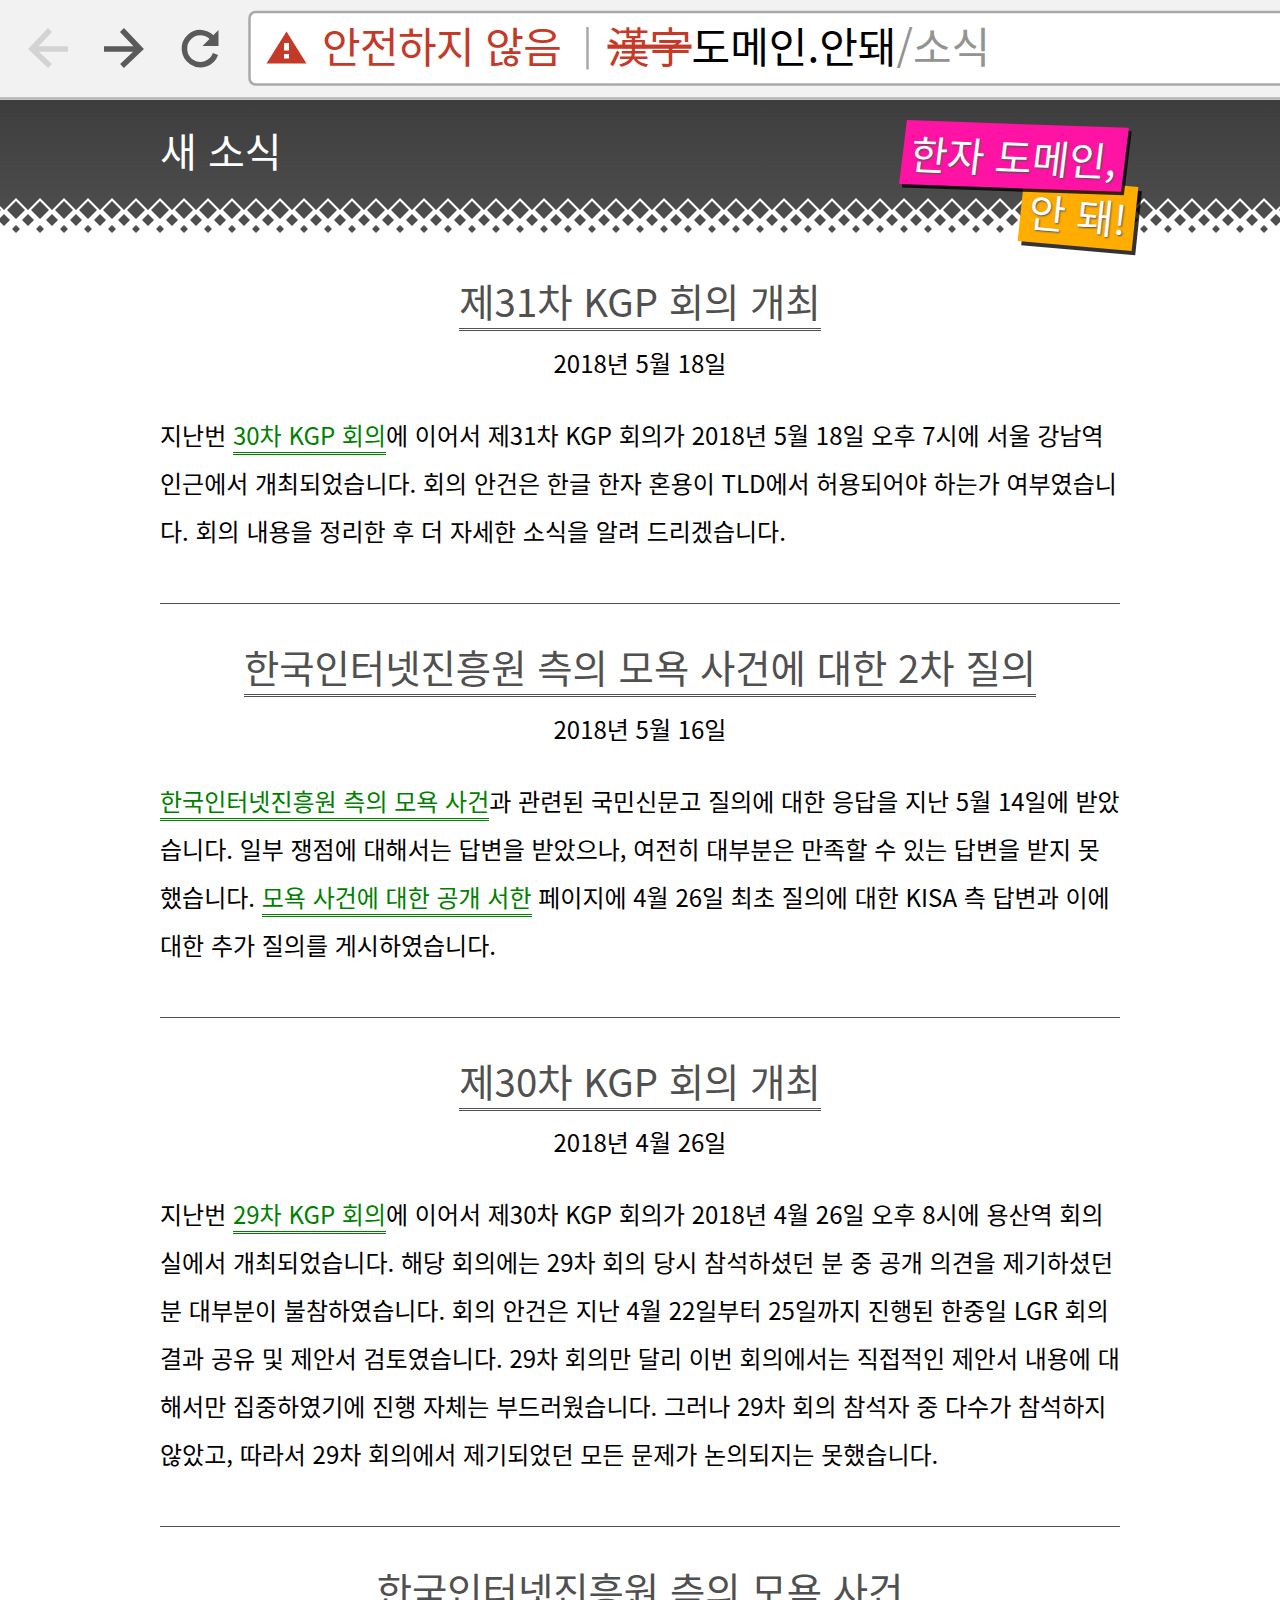
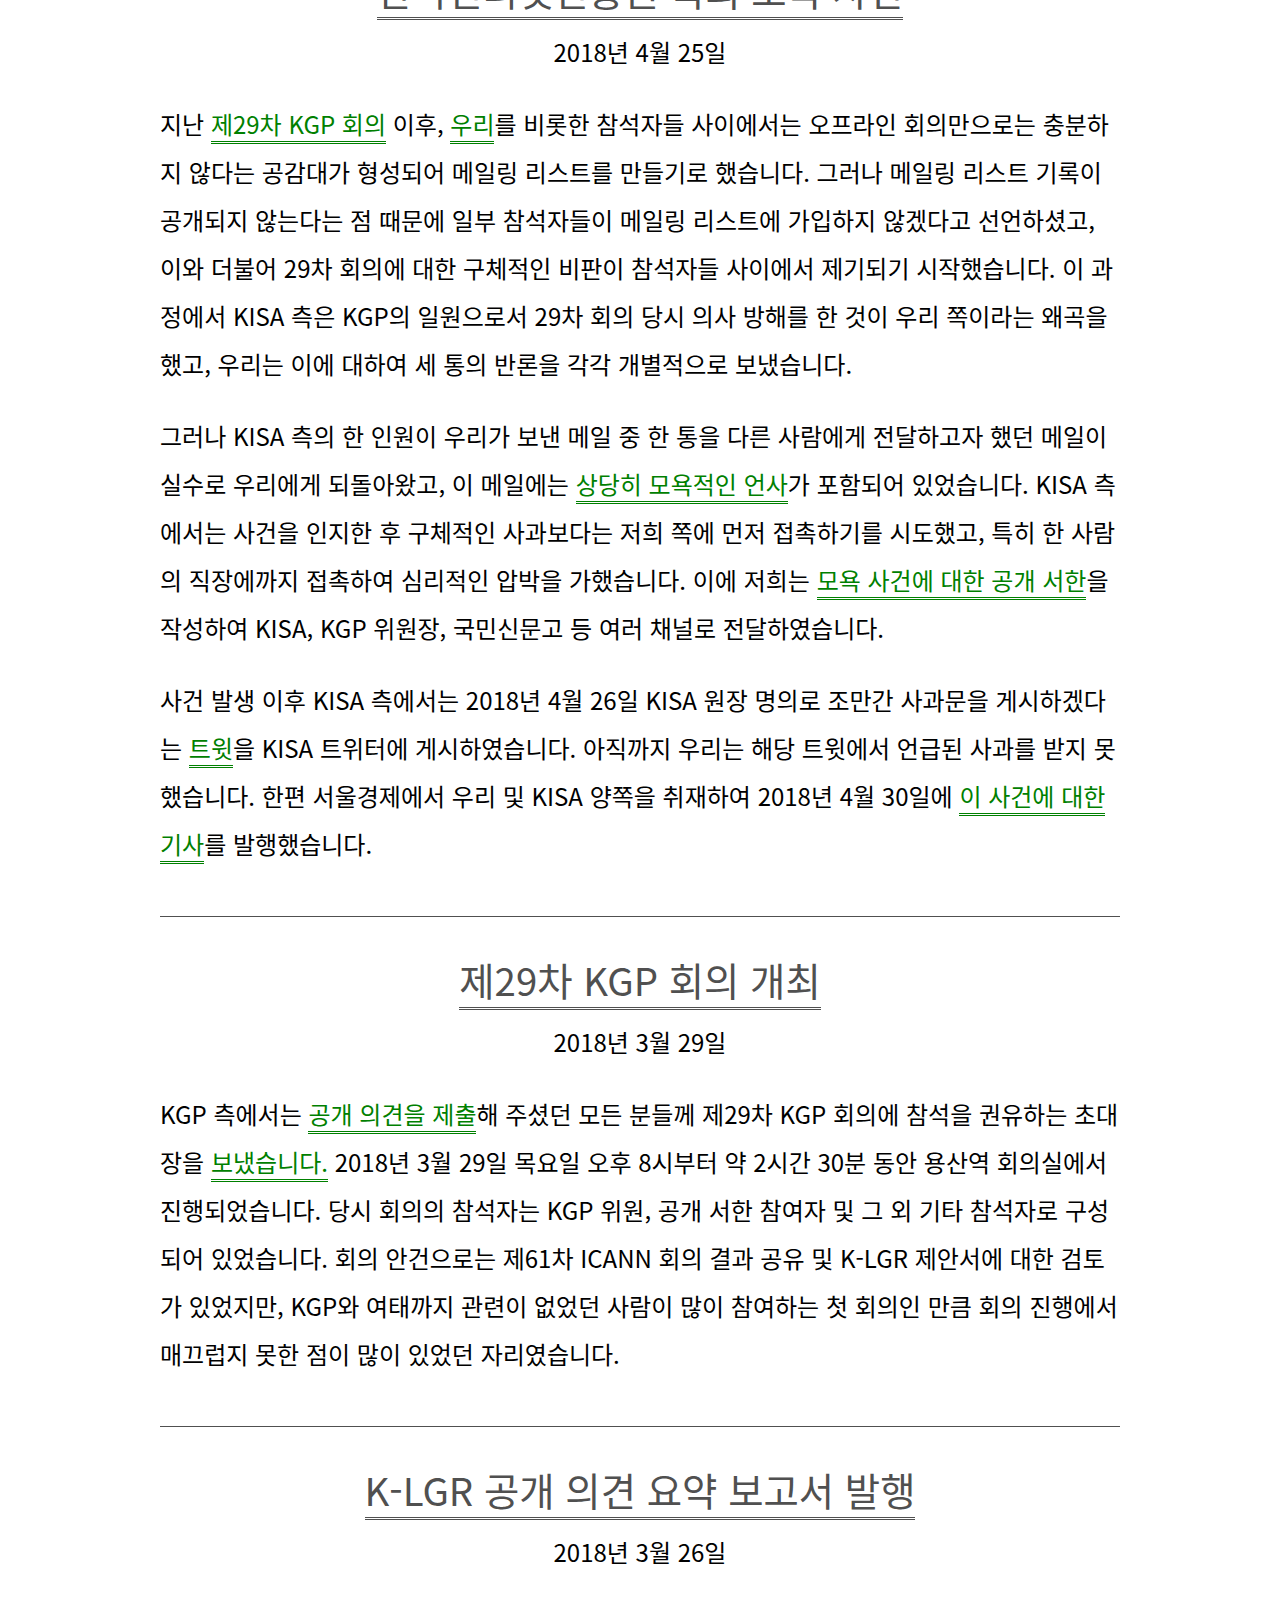
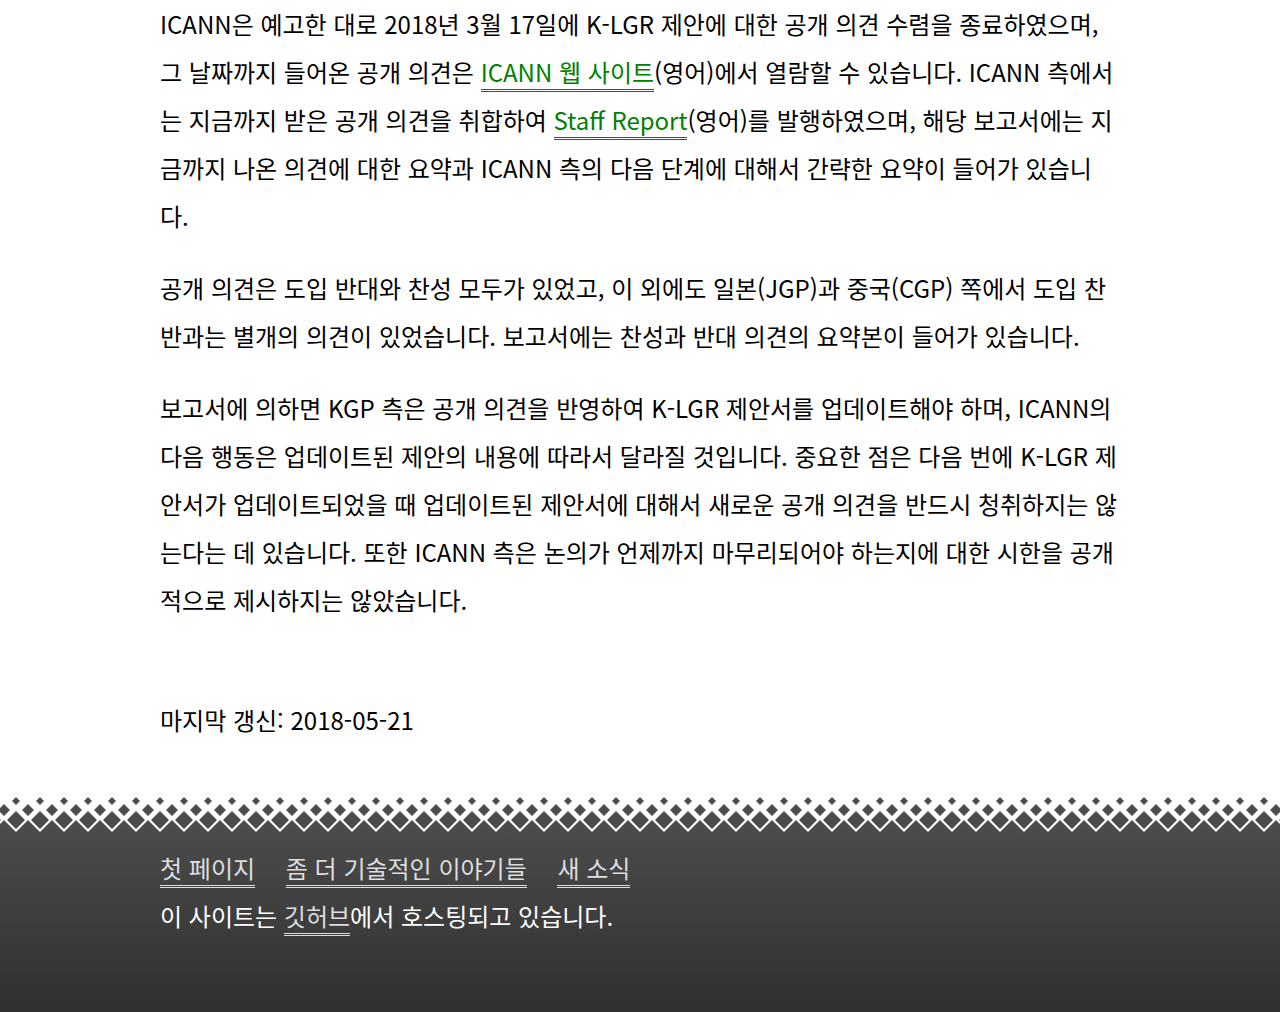
<file: news.html>
<!doctype html>
<html lang="ko">
<head>
<meta charset="utf-8">
<meta name="viewport" content="width=device-width, initial-scale=1">
<title>한자 도메인, 안 돼! - 새 소식</title>
<link rel="stylesheet" href="style.css">
</head>
<body>
<header>
<svg class="address">
	<rect x="0" y="0" width="100%" height="100%" fill="#f2f2f2" />
	<line x1="0" y1="98.5%" x2="100%" y2="98.5%" stroke="#b6b4b6" stroke-width="2.5" />
	<rect x="0" y="12%" width="100%" height="72.5%" fill="#fff" />
	<line x1="0" y1="12%" x2="100%" y2="12%" stroke="#a9a9a9" stroke-width="2.5" />
	<line x1="0" y1="84.5%" x2="100%" y2="84.5%" stroke="#a9a9a9" stroke-width="2.5" />
	<svg x="0" y="0" height="100%" viewBox="0 0 800 100" preserveAspectRatio="xMinYMin">
		<rect x="0" y="0%" width="300" height="90" fill="#f2f2f2" />
		<path d="M50 30L32 49L50 66M32 49H68" fill="transparent" stroke="#d3d3d3" stroke-width="5.5" />
		<path d="M122 30L140 49L122 66M140 49H104" fill="transparent" stroke="#5a5a5a" stroke-width="5.5" />
		<path d="M215.5 54A16 16 0 1 1 214.5 41" fill="transparent" stroke="#5a5a5a" stroke-width="5.5" />
		<path d="M202.5 46L218.5 30V46Z" fill="#5a5a5a" />
		<path d="M300 12H255.5A6 6 0 0 0 249.5 18V78.5A6 6 0 0 0 255.5 84.5H300" fill="#fff" stroke="#a9a9a9" stroke-width="2.5" />
		<path d="M286.5 31.5L266.5 63.5H306.5Z" fill="#c53929" />
		<path d="M284 43H289V50.5H284Z M284 54H289V58.5H284" fill="#fff" />
		<text fill="#c53929" x="322" y="63" font-size="42" textLength="240" lengthAdjust="spacing">안전하지 않음</text>
		<path d="M587.5 27V69.5" stroke="#a9a9a9" stroke-width="2.5" />
		<text fill="#000" x="607.5" y="63" font-size="42"><tspan fill="#c53929" text-decoration="line-through">漢字</tspan>도메인.안돼<tspan fill="#939393">/소식</tspan></text>
	</svg>
</svg>
<h1><a href="index.html"><span class="line1"><u>한자</u><s>漢字</s> 도메인,</span> <span class="line2">안 돼!</span></a> <span class="subtitle">새 소식</span></h1>
</header>
<div id="main">

<article class="news" id="20180518">
<header>
	<h2><a href="#20180518">제31차 KGP 회의 개최</a></h2>
	<time datetime="2018-05-18">2018년 5월 18일</time>
</header>
<p>지난번 <a href="#20180426">30차 KGP 회의</a>에 이어서 제31차 KGP 회의가 2018년 5월 18일 오후 7시에 서울 강남역 인근에서 개최되었습니다. 회의 안건은 한글 한자 혼용이 TLD에서 허용되어야 하는가 여부였습니다. 회의 내용을 정리한 후 더 자세한 소식을 알려 드리겠습니다.</p>
</article>

<article class="news" id="20180516">
<header>
	<h2><a href="#20180516">한국인터넷진흥원 측의 모욕 사건에 대한 2차 질의</a></h2>
	<time datetime="2018-05-16">2018년 5월 16일</time>
</header>
<p><a href="#20180425">한국인터넷진흥원 측의 모욕 사건</a>과 관련된 국민신문고 질의에 대한 응답을 지난 5월 14일에 받았습니다. 일부 쟁점에 대해서는 답변을 받았으나, 여전히 대부분은 만족할 수 있는 답변을 받지 못했습니다. <a href="insult-from-kisa-20180426.html">모욕 사건에 대한 공개 서한</a> 페이지에 4월 26일 최초 질의에 대한 KISA 측 답변과 이에 대한 추가 질의를 게시하였습니다.</p>
</article>

<article class="news" id="20180426">
<header>
	<h2><a href="#20180426">제30차 KGP 회의 개최</a></h2>
	<time datetime="2018-04-26">2018년 4월 26일</time>
</header>
<p>지난번 <a href="#20180329">29차 KGP 회의</a>에 이어서 제30차 KGP 회의가 2018년 4월 26일 오후 8시에 용산역 회의실에서 개최되었습니다. 해당 회의에는 29차 회의 당시 참석하셨던 분 중 공개 의견을 제기하셨던 분 대부분이 불참하였습니다. 회의 안건은 지난 4월 22일부터 25일까지 진행된 한중일 LGR 회의 결과 공유 및 제안서 검토였습니다. 29차 회의만 달리 이번 회의에서는 직접적인 제안서 내용에 대해서만 집중하였기에 진행 자체는 부드러웠습니다. 그러나 29차 회의 참석자 중 다수가 참석하지 않았고, 따라서 29차 회의에서 제기되었던 모든 문제가 논의되지는 못했습니다.</p>
</article>

<article class="news" id="20180425">
<header>
	<h2><a href="#20180425">한국인터넷진흥원 측의 모욕 사건</a></h2>
	<time datetime="2018-04-25">2018년 4월 25일</time>
</header>
<p>지난 <a href="#20180329">제29차 KGP 회의</a> 이후, <a href="technical.html#authors">우리</a>를 비롯한 참석자들 사이에서는 오프라인 회의만으로는 충분하지 않다는 공감대가 형성되어 메일링 리스트를 만들기로 했습니다. 그러나 메일링 리스트 기록이 공개되지 않는다는 점 때문에 일부 참석자들이 메일링 리스트에 가입하지 않겠다고 선언하셨고, 이와 더불어 29차 회의에 대한 구체적인 비판이 참석자들 사이에서 제기되기 시작했습니다. 이 과정에서 KISA 측은 KGP의 일원으로서 29차 회의 당시 의사 방해를 한 것이 우리 쪽이라는 왜곡을 했고, 우리는 이에 대하여 세 통의 반론을 각각 개별적으로 보냈습니다.</p>
<p>그러나 KISA 측의 한 인원이 우리가 보낸 메일 중 한 통을 다른 사람에게 전달하고자 했던 메일이 실수로 우리에게 되돌아왔고, 이 메일에는 <strong><a href="https://twitter.com/senokay/status/988964251808161792">상당히 모욕적인 언사</a></strong>가 포함되어 있었습니다. KISA 측에서는 사건을 인지한 후 구체적인 사과보다는 저희 쪽에 먼저 접촉하기를 시도했고, 특히 한 사람의 직장에까지 접촉하여 심리적인 압박을 가했습니다. 이에 저희는 <a href="insult-from-kisa-20180426.html">모욕 사건에 대한 공개 서한</a>을 작성하여 KISA, KGP 위원장, 국민신문고 등 여러 채널로 전달하였습니다.</p>
<p>사건 발생 이후 KISA 측에서는 2018년 4월 26일 KISA 원장 명의로 조만간 사과문을 게시하겠다는 <a href="https://twitter.com/kisa118/status/989400054749265921">트윗</a>을 KISA 트위터에 게시하였습니다. 아직까지 우리는 해당 트윗에서 언급된 사과를 받지 못했습니다. 한편 서울경제에서 우리 및 KISA 양쪽을 취재하여 2018년 4월 30일에 <a href="http://www.sedaily.com/NewsView/1RYGHOYQYU">이 사건에 대한 기사</a>를 발행했습니다.</p>
</article>

<article class="news" id="20180329">
<header>
	<h2><a href="#20180329">제29차 KGP 회의 개최</a></h2>
	<time datetime="2018-03-29">2018년 3월 29일</time>
</header>
<!--
<p>2018년 3월 초에 <a href="technical.html#authors">우리</a>와 한글문화연대 그리고 KGP 간의 비공식 회의가 있었습니다.</p>
-->
<p>KGP 측에서는 <a href="#20180326">공개 의견을 제출</a>해 주셨던 모든 분들께 제29차 KGP 회의에 참석을 권유하는 초대장을 <a href="https://twitter.com/perillamint/status/977103372242178049">보냈습니다.</a> 2018년 3월 29일 목요일 오후 8시부터 약 2시간 30분 동안 용산역 회의실에서 진행되었습니다. 당시 회의의 참석자는 KGP 위원, 공개 서한 참여자 및 그 외 기타 참석자로 구성되어 있었습니다. 회의 안건으로는 제61차 ICANN 회의 결과 공유 및 K-LGR 제안서에 대한 검토가 있었지만, KGP와 여태까지 관련이 없었던 사람이 많이 참여하는 첫 회의인 만큼 회의 진행에서 매끄럽지 못한 점이 많이 있었던 자리였습니다.</p>
</article>

<article class="news" id="20180326">
<header>
	<h2><a href="#20180326">K-LGR 공개 의견 요약 보고서 발행</a></h2>
	<time datetime="2018-03-26">2018년 3월 26일</time>
</header>
<p>ICANN은 예고한 대로 2018년 3월 17일에 K-LGR 제안에 대한 공개 의견 수렴을 종료하였으며, 그 날짜까지 들어온 공개 의견은 <a href="https://mm.icann.org/pipermail/comments-korean-lgr-25jan18/2018q1/thread.html">ICANN 웹 사이트</a>(영어)에서 열람할 수 있습니다. ICANN 측에서는 지금까지 받은 공개 의견을 취합하여 <a href="https://www.icann.org/en/system/files/files/report-comments-korean-lgr-26mar18-en.pdf">Staff Report</a>(영어)를 발행하였으며, 해당 보고서에는 지금까지 나온 의견에 대한 요약과 ICANN 측의 다음 단계에 대해서 간략한 요약이 들어가 있습니다.</p>
<p>공개 의견은 도입 반대와 찬성 모두가 있었고, 이 외에도 일본(JGP)과 중국(CGP) 쪽에서 도입 찬반과는 별개의 의견이 있었습니다. 보고서에는 찬성과 반대 의견의 요약본이 들어가 있습니다.</p>
<p>보고서에 의하면 KGP 측은 공개 의견을 반영하여 K-LGR 제안서를 업데이트해야 하며, ICANN의 다음 행동은 업데이트된 제안의 내용에 따라서 달라질 것입니다. 중요한 점은 다음 번에 K-LGR 제안서가 업데이트되었을 때 업데이트된 제안서에 대해서 <strong>새로운 공개 의견을 반드시 청취하지는 않는다</strong>는 데 있습니다. 또한 ICANN 측은 논의가 언제까지 마무리되어야 하는지에 대한 시한을 공개적으로 제시하지는 않았습니다.</p>
</article>

<p>마지막 갱신: 2018-05-21</p>

<!--
<article class="news" id="20180000">
<header>
	<h2><a href="#20180000">새 소식 1</a></h2>
	<time datetime="2018-00-00">2018년 0월 0일</time>
</header>
<p>이런 저런 얘기를 쓸 겁니다.</p>
<p>이런 저런 얘기를 쓸 겁니다.</p>
<p>이런 저런 얘기를 쓸 겁니다.</p>
<p>이런 저런 얘기를 쓸 겁니다.</p>
</article>
-->

</div>
<footer>
	<nav>
		<ul>
			<li><a href="index.html">첫 페이지</a></li>
			<li><a href="technical.html">좀 더 기술적인 이야기들</a></li>
			<li><a href="news.html">새 소식</a></li>
		</ul>
	</nav>
	<p>이 사이트는 <a href="https://github.com/no-hanja-domain/no-hanja-domain.github.io">깃허브</a>에서 호스팅되고 있습니다.</p>
</footer>

<!-- Global site tag (gtag.js) - Google Analytics -->
<script async src="https://www.googletagmanager.com/gtag/js?id=UA-113554880-1"></script>
<script>
  window.dataLayer = window.dataLayer || [];
  function gtag(){dataLayer.push(arguments);}
  gtag('js', new Date());

  gtag('config', 'UA-113554880-1');
</script>
</body>
</html>
</file>
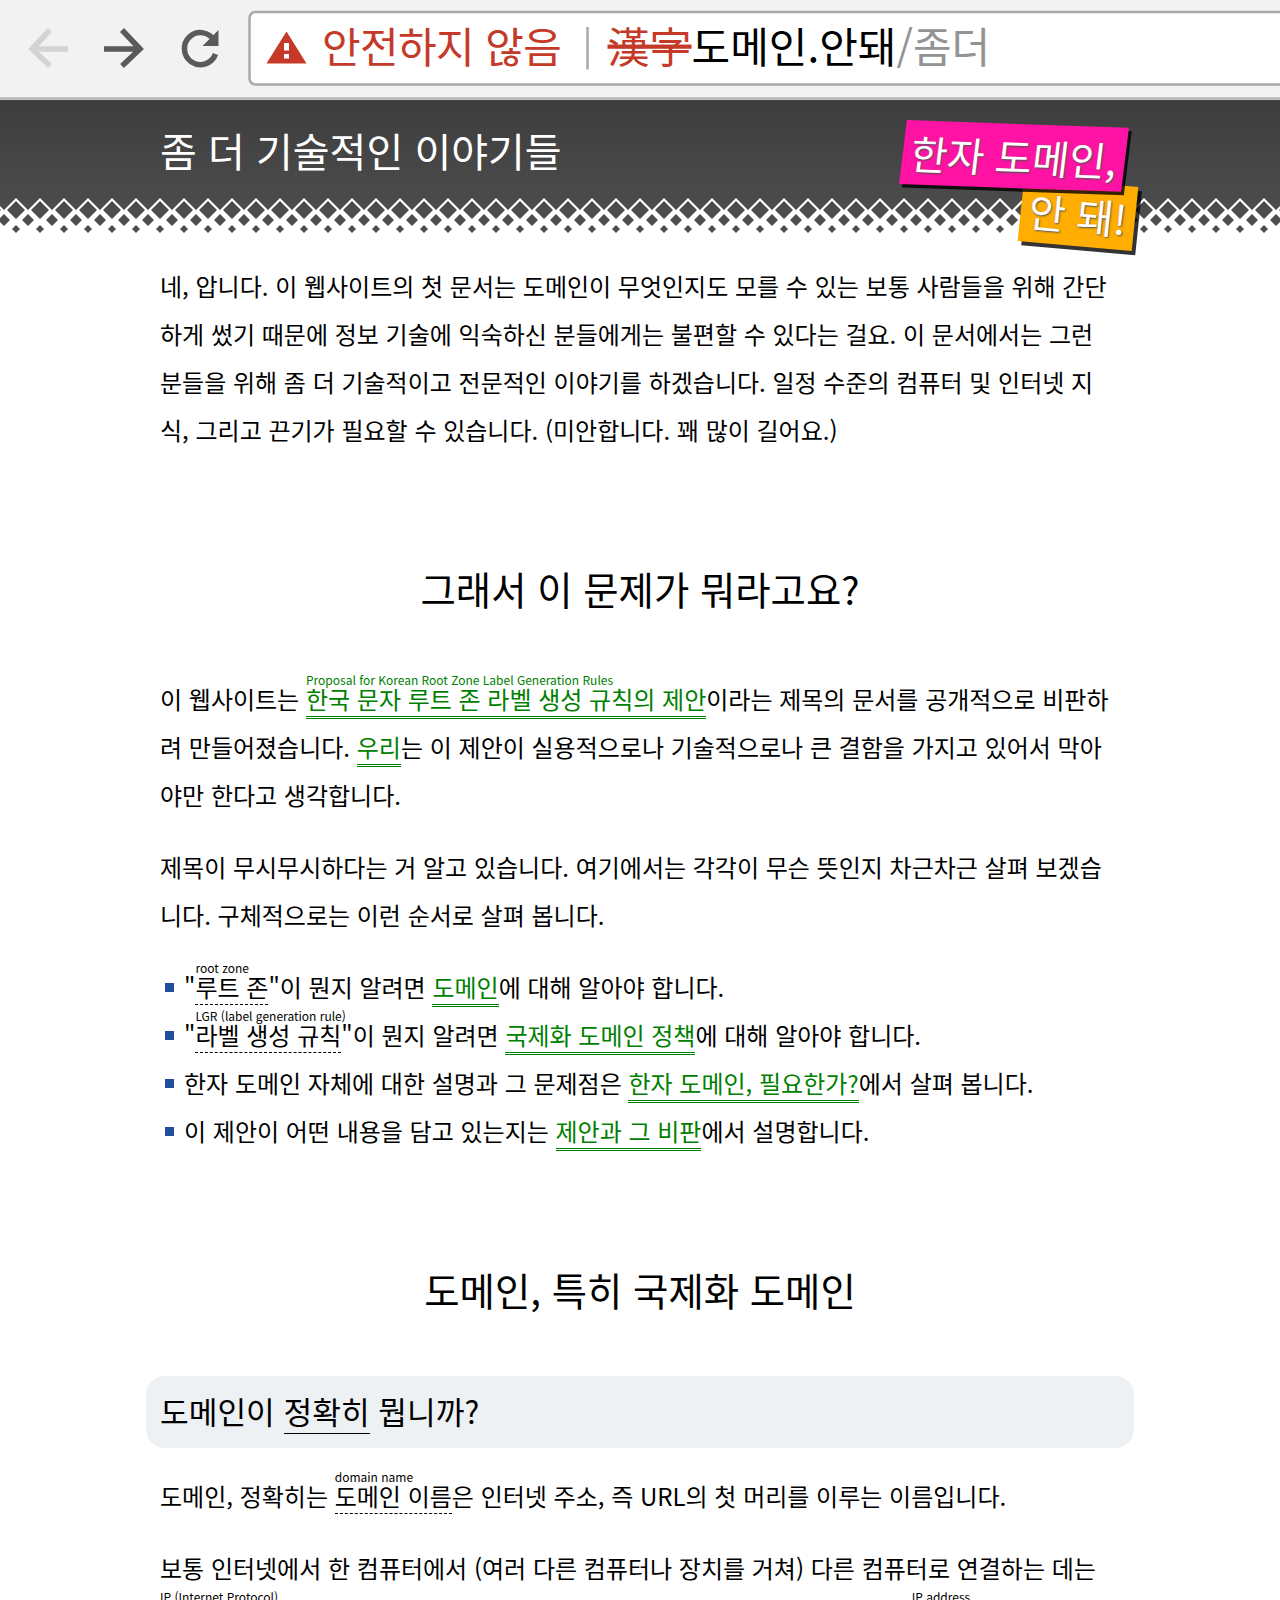
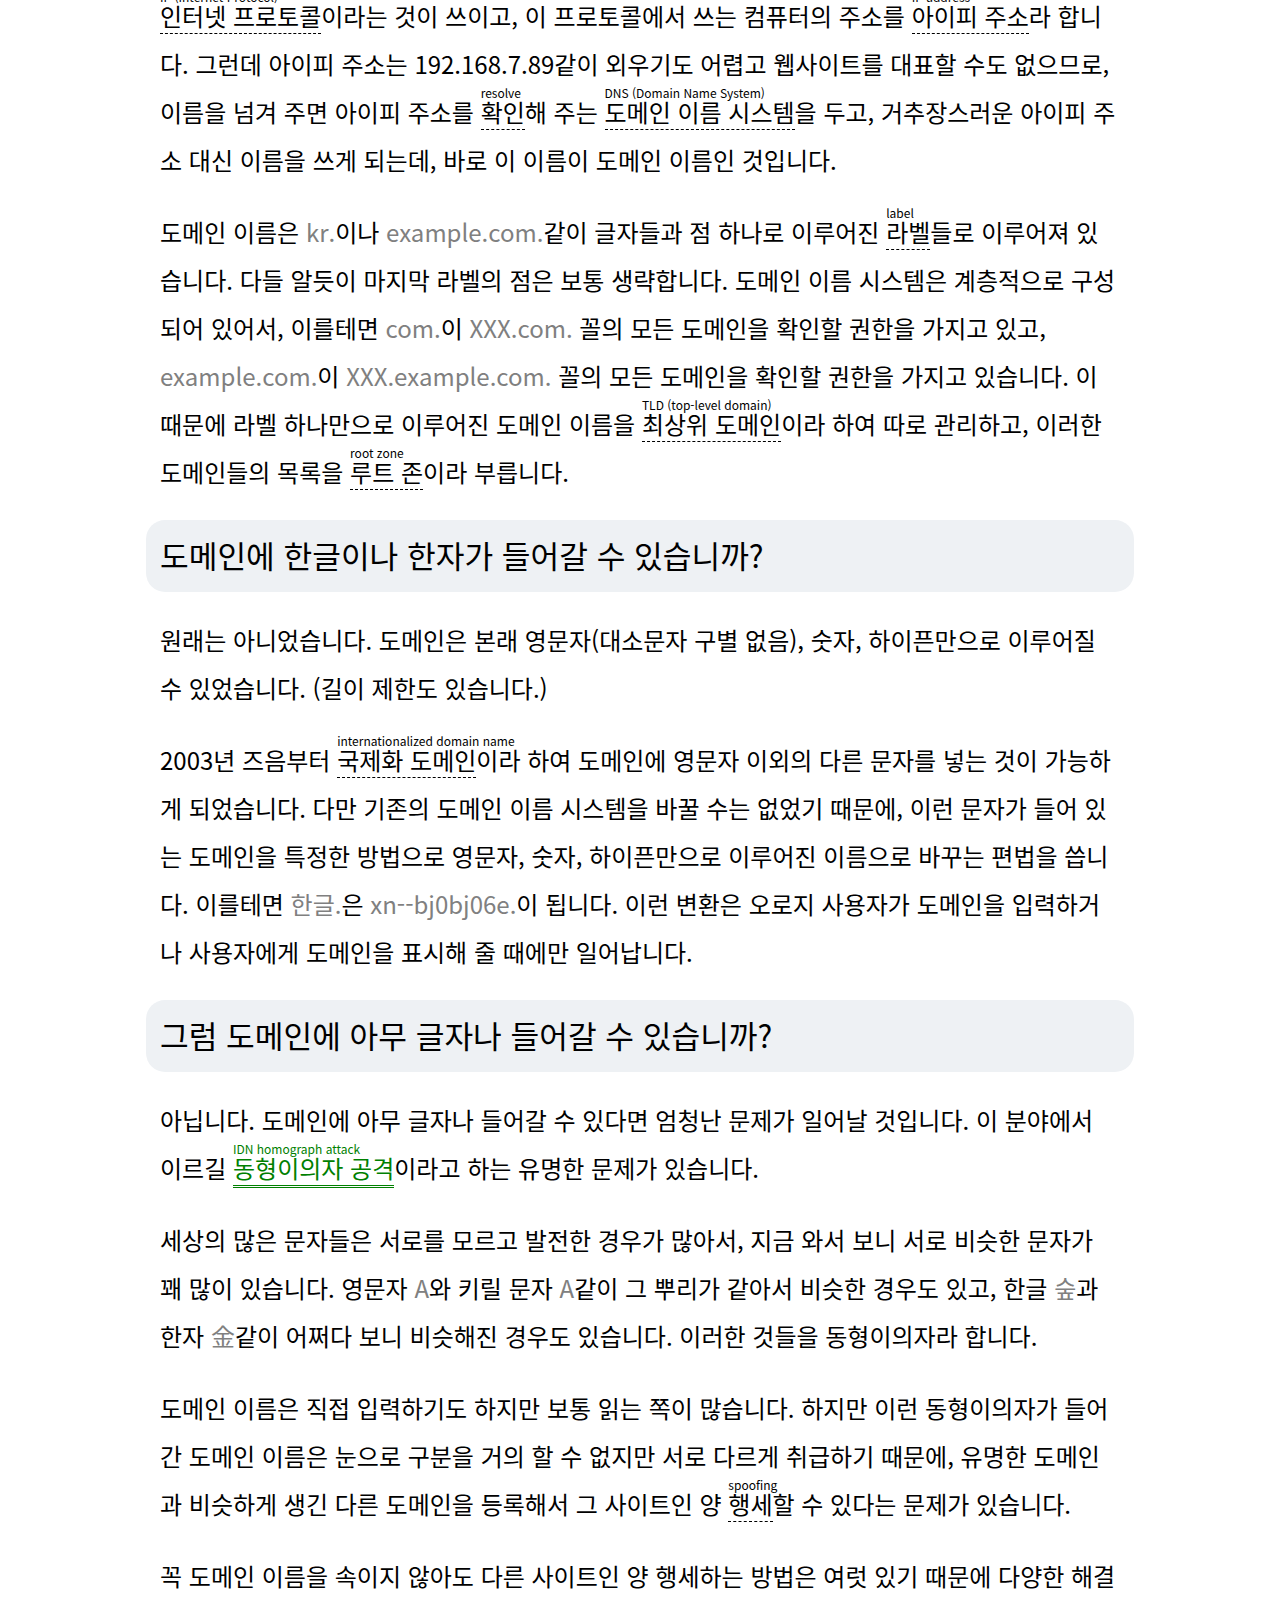
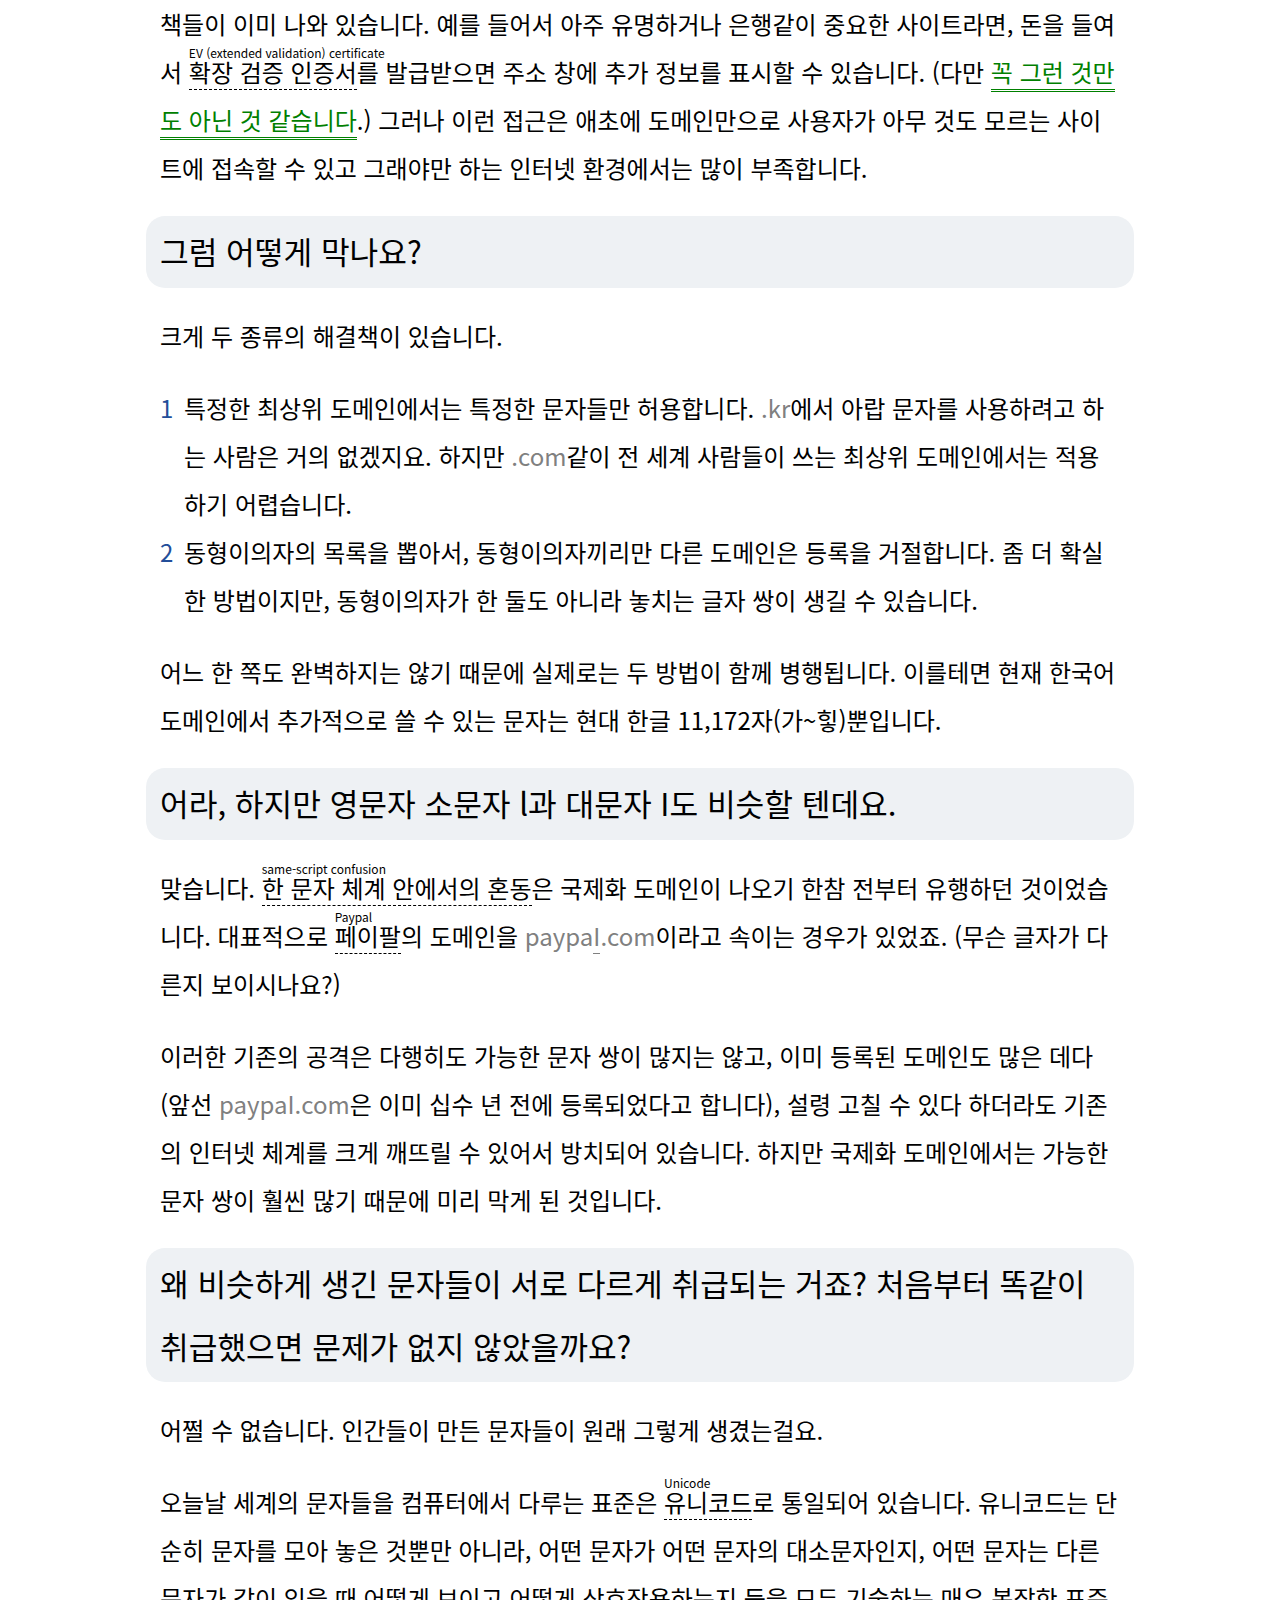
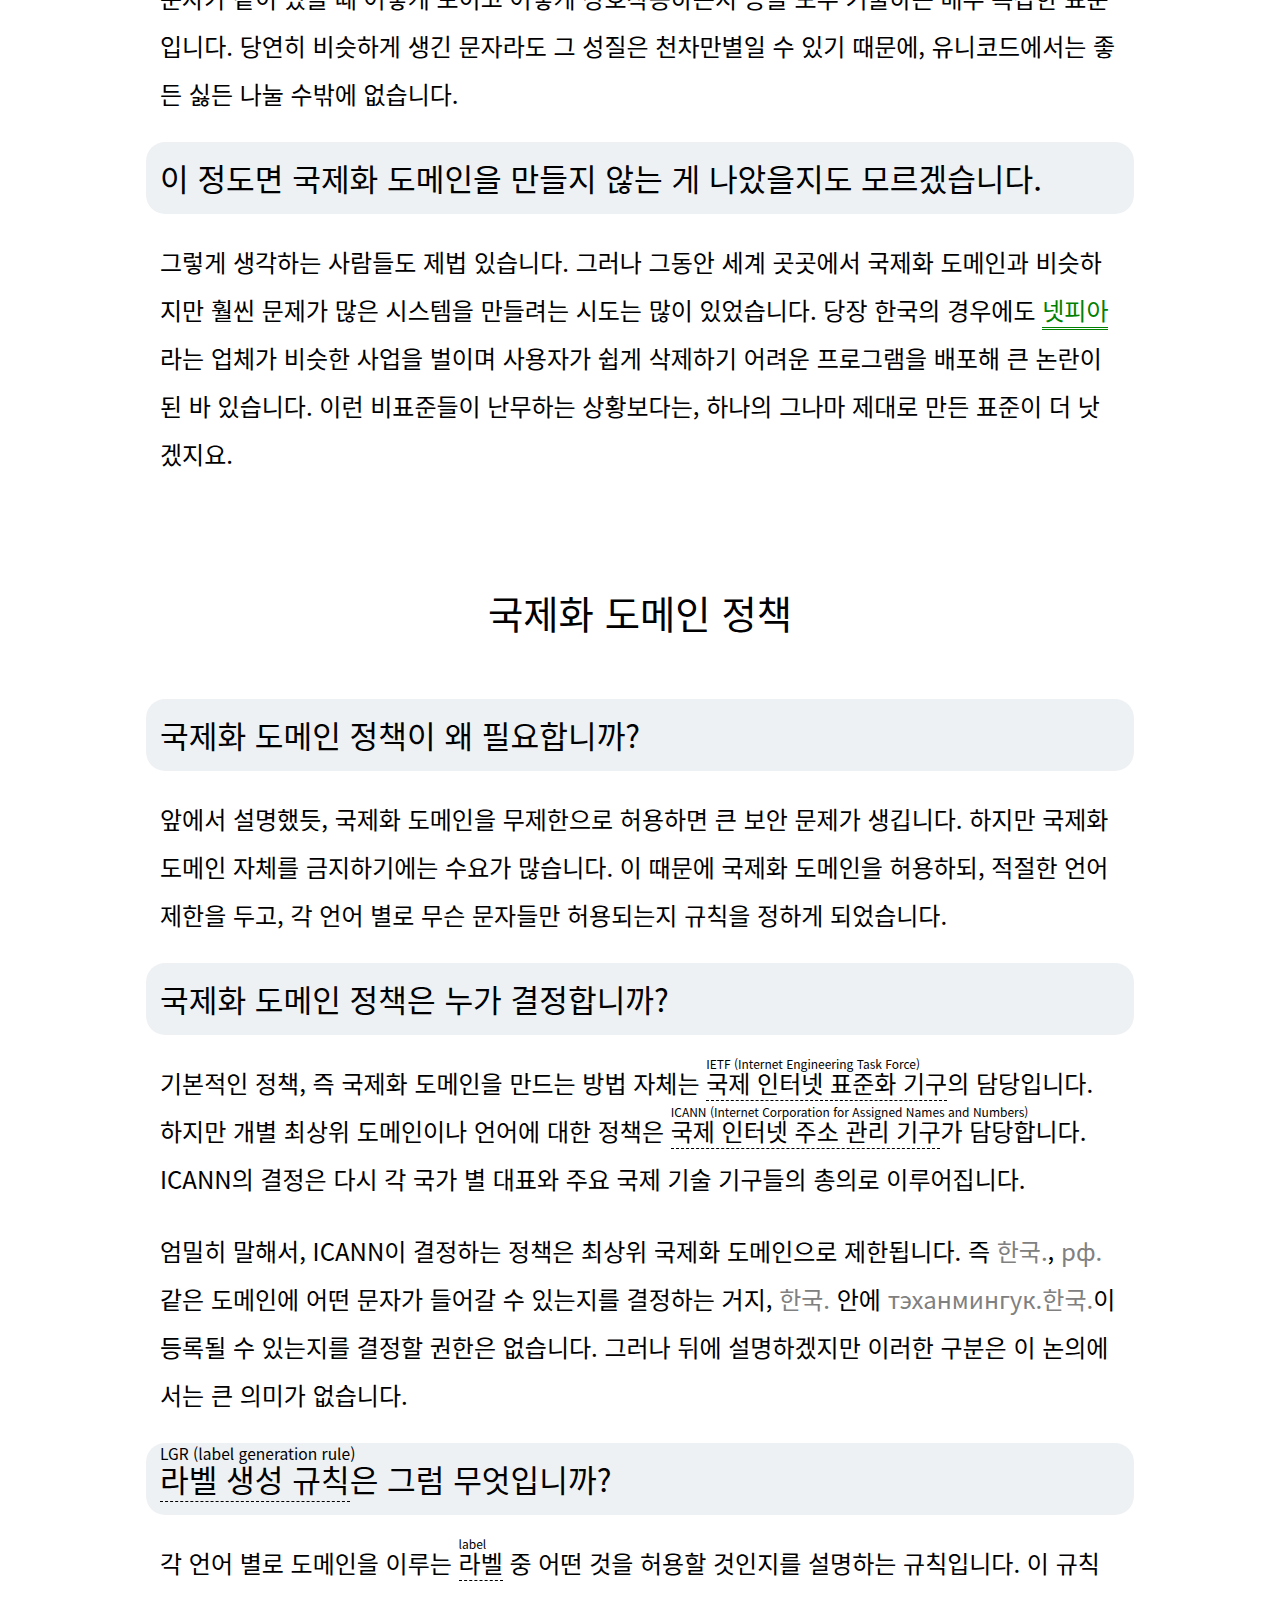
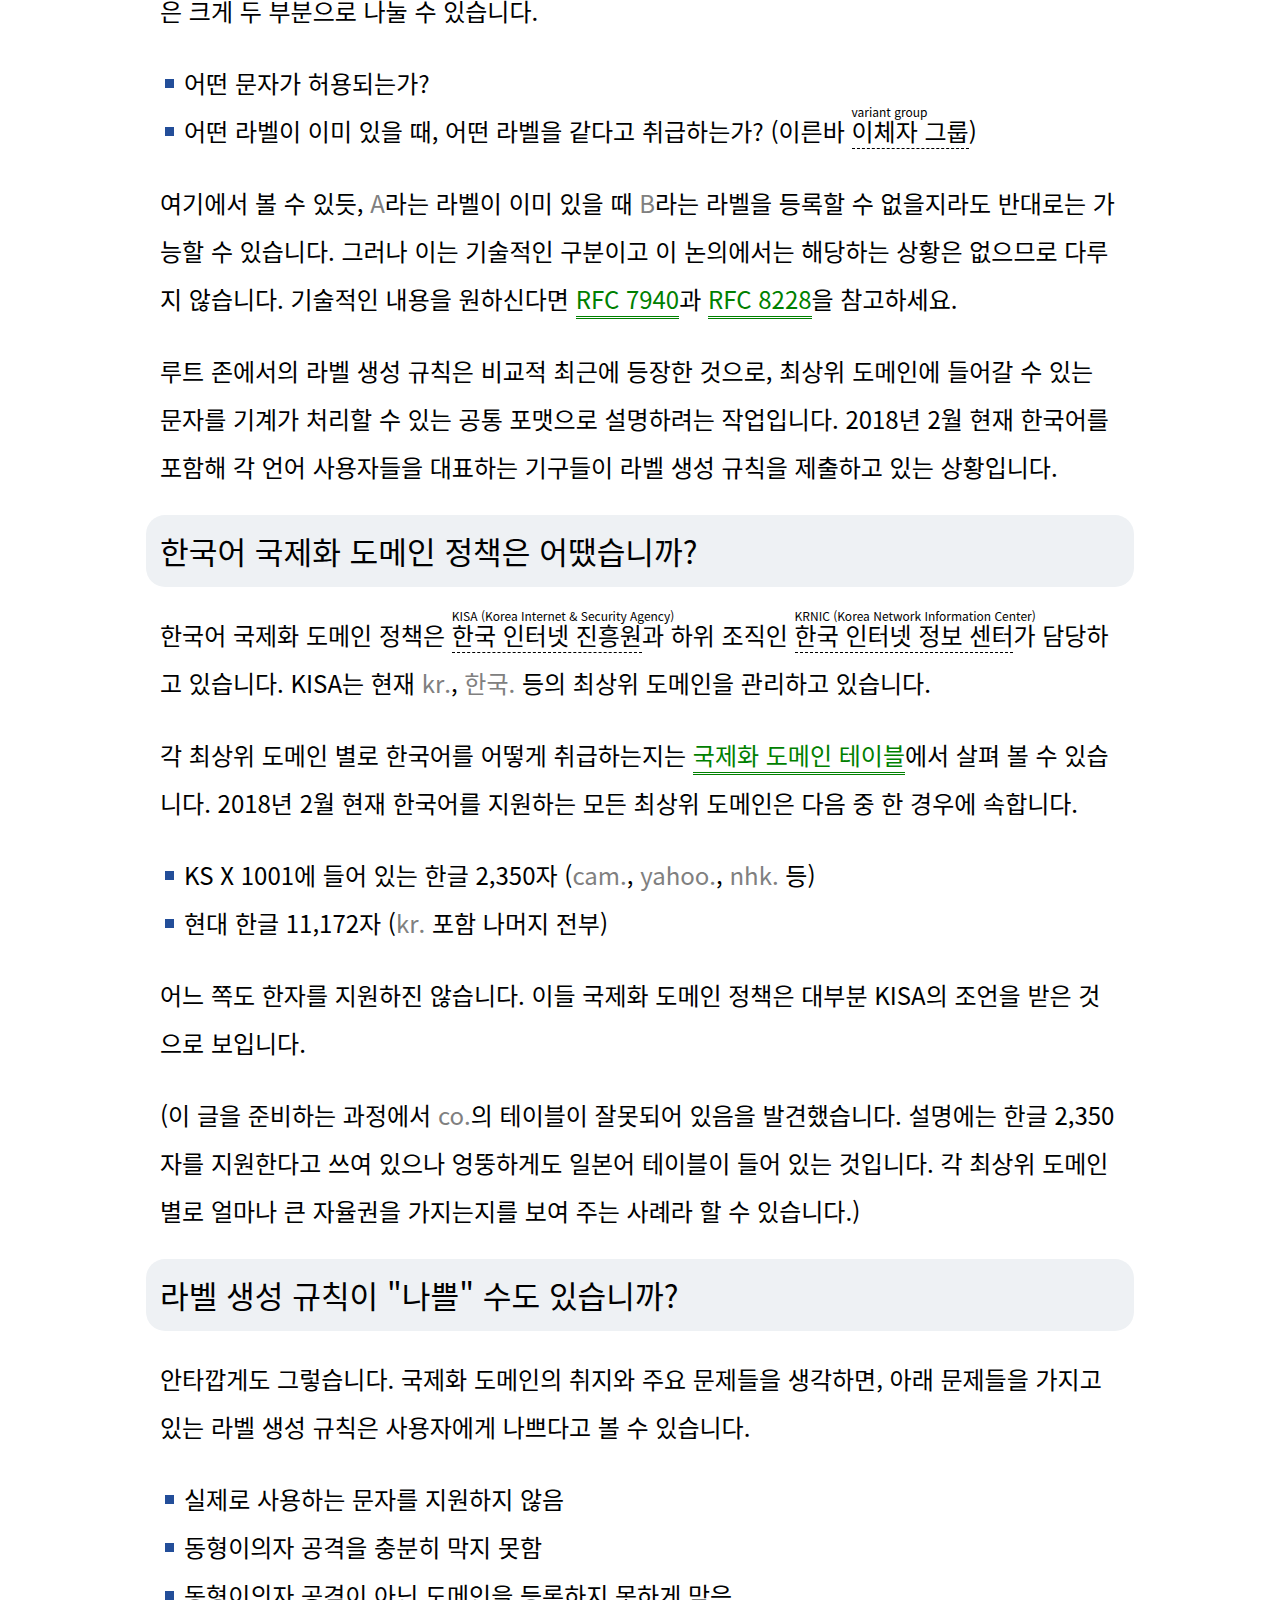
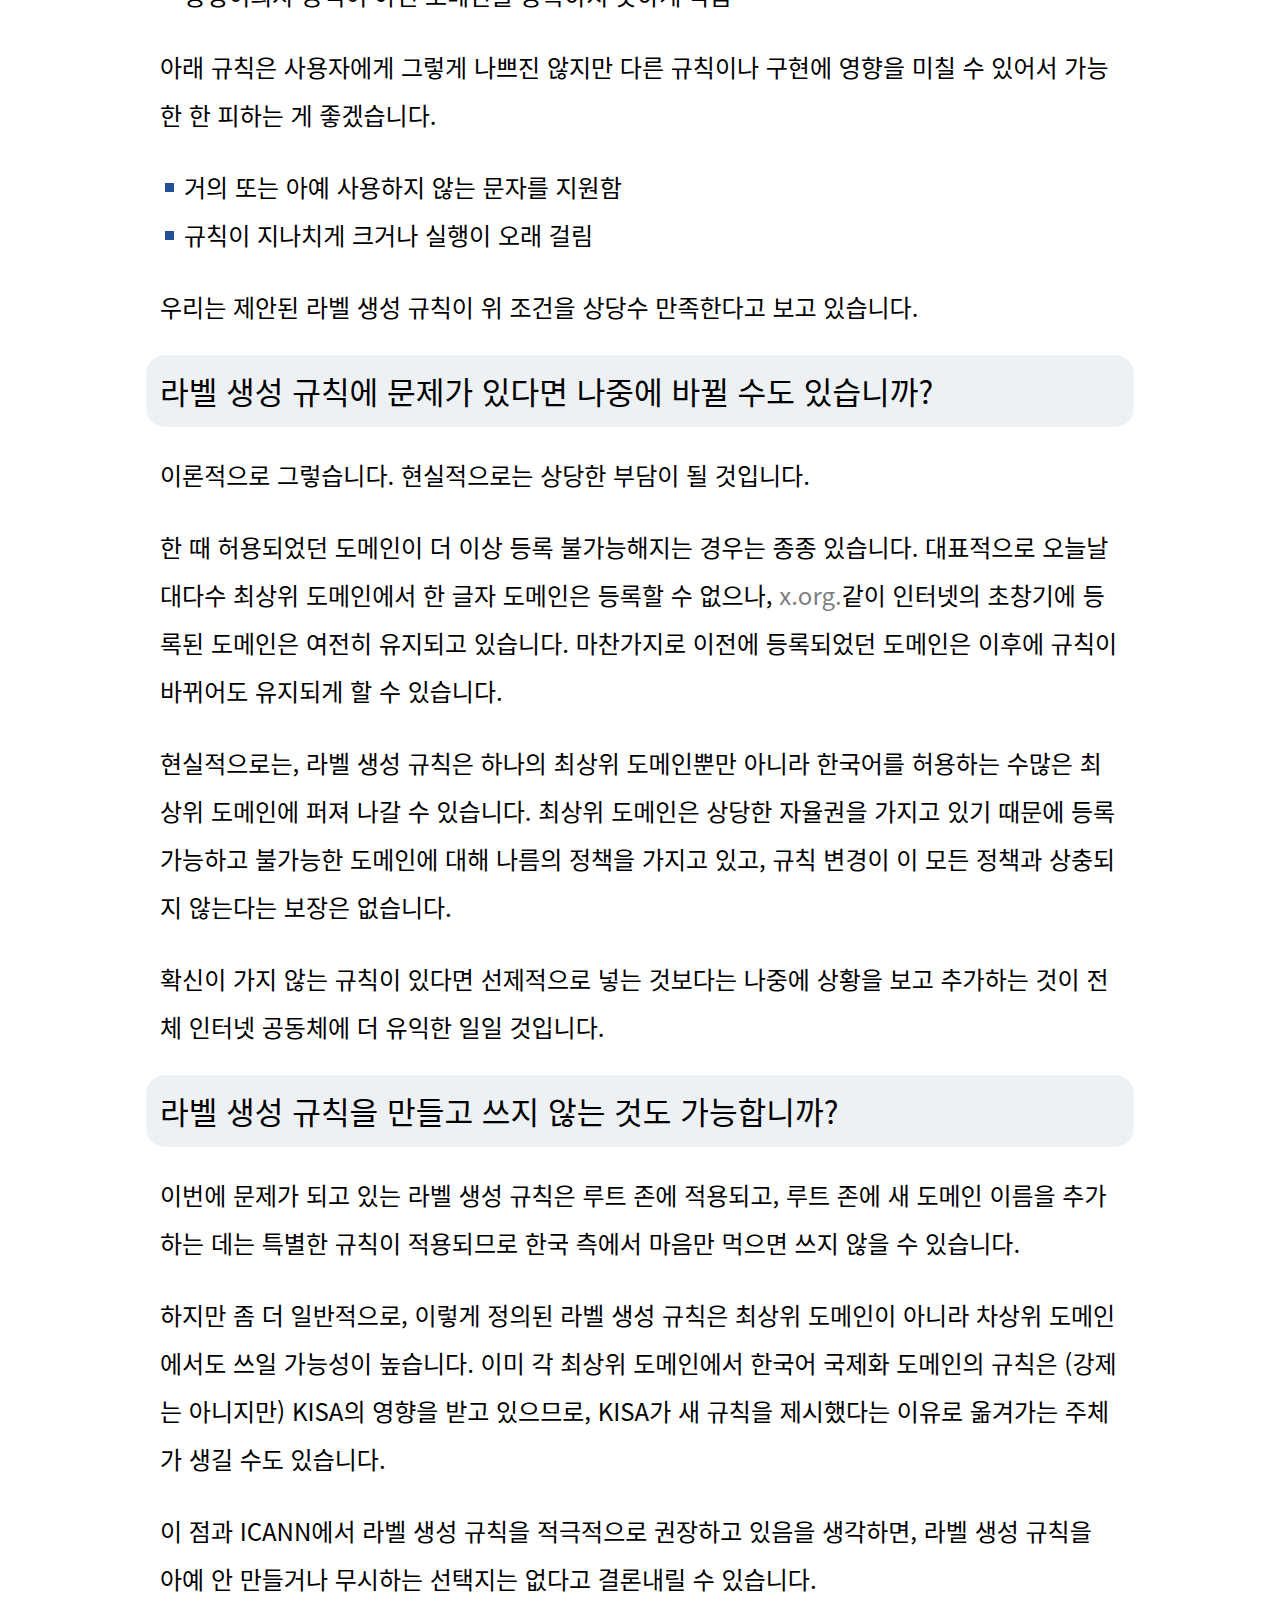
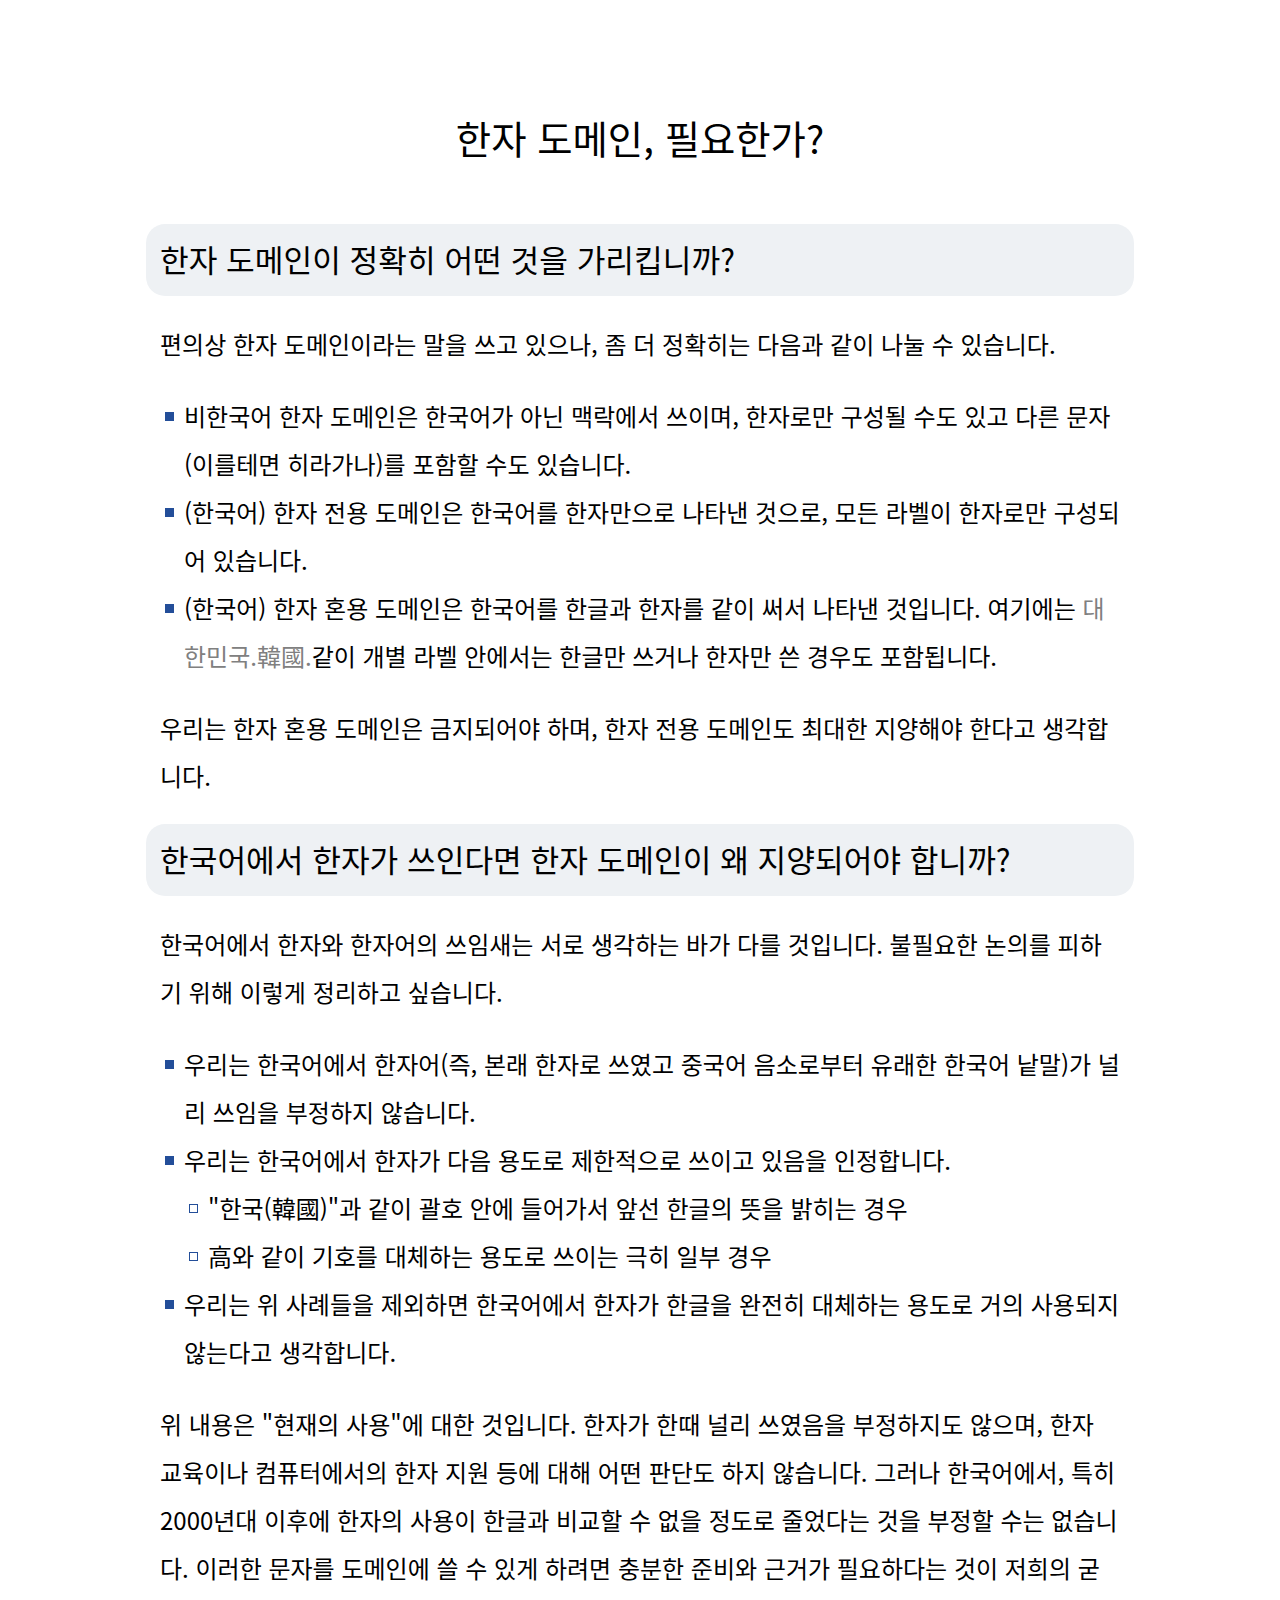
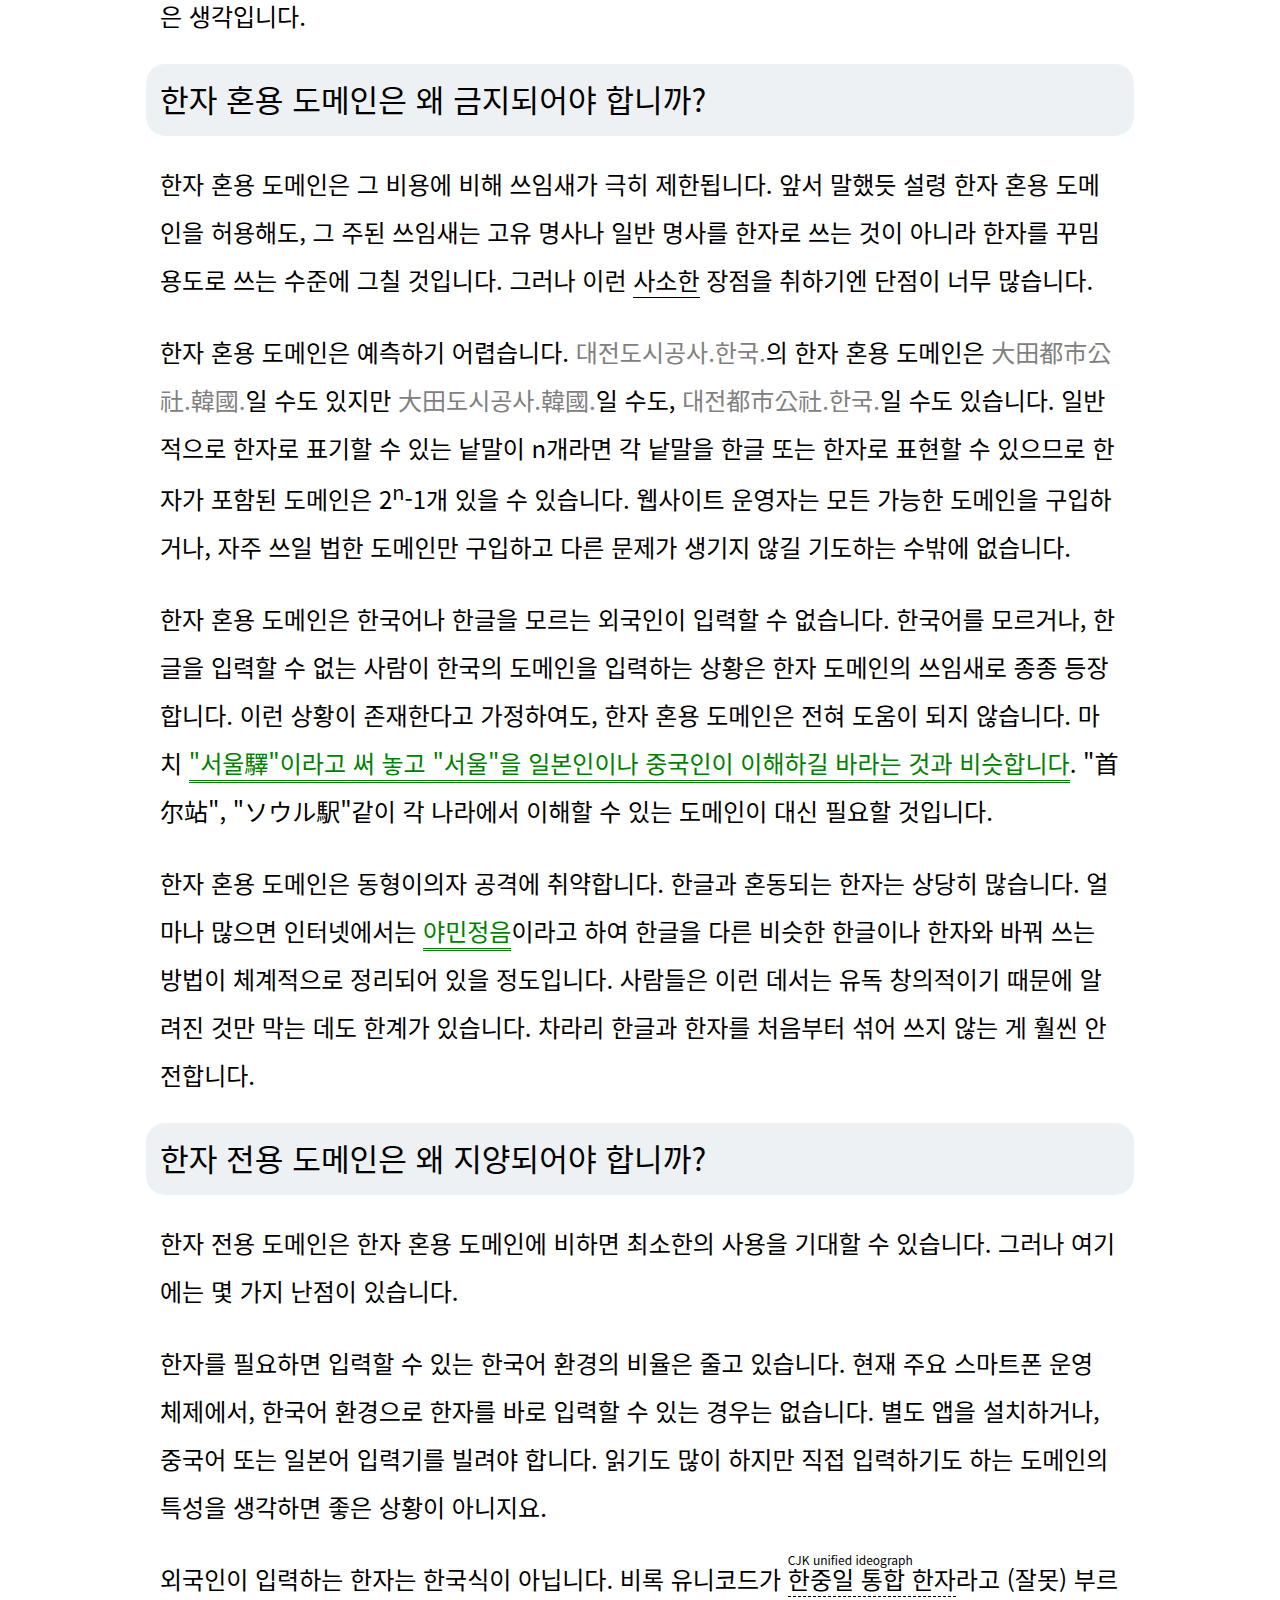
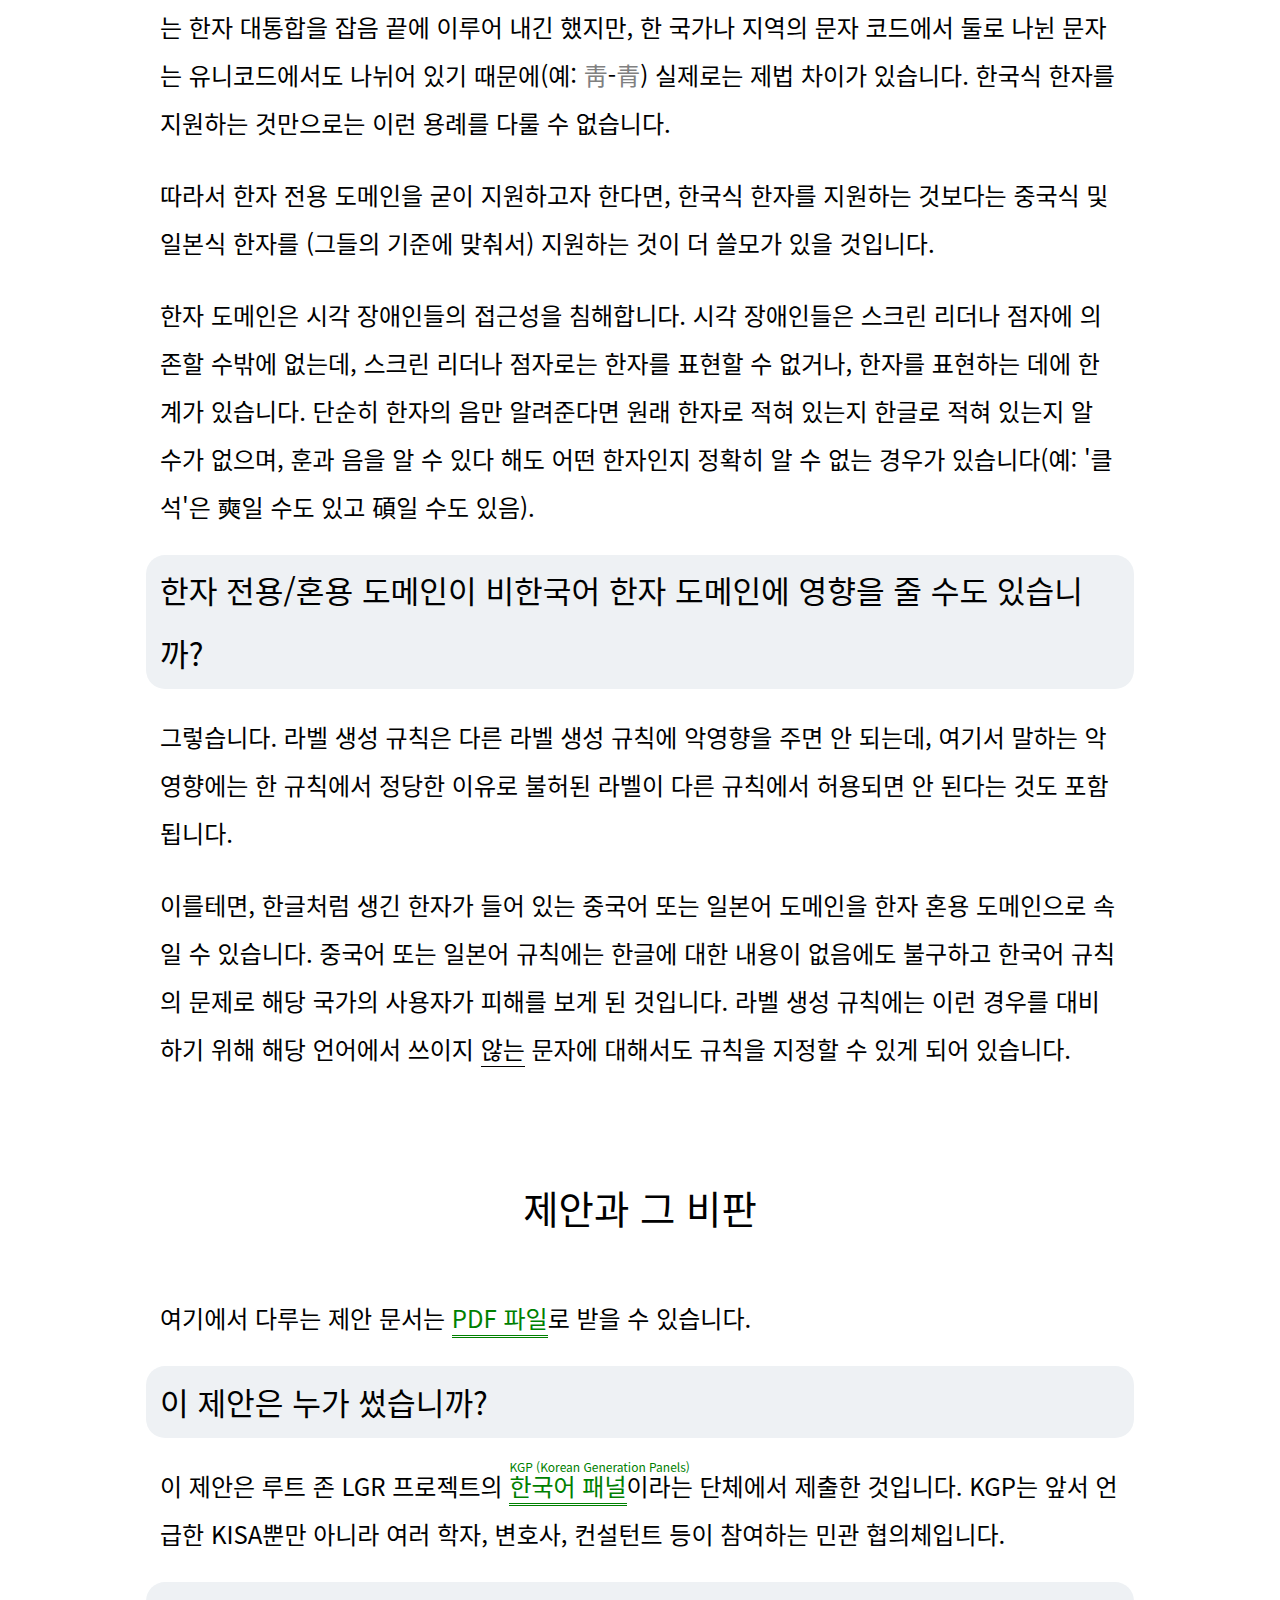
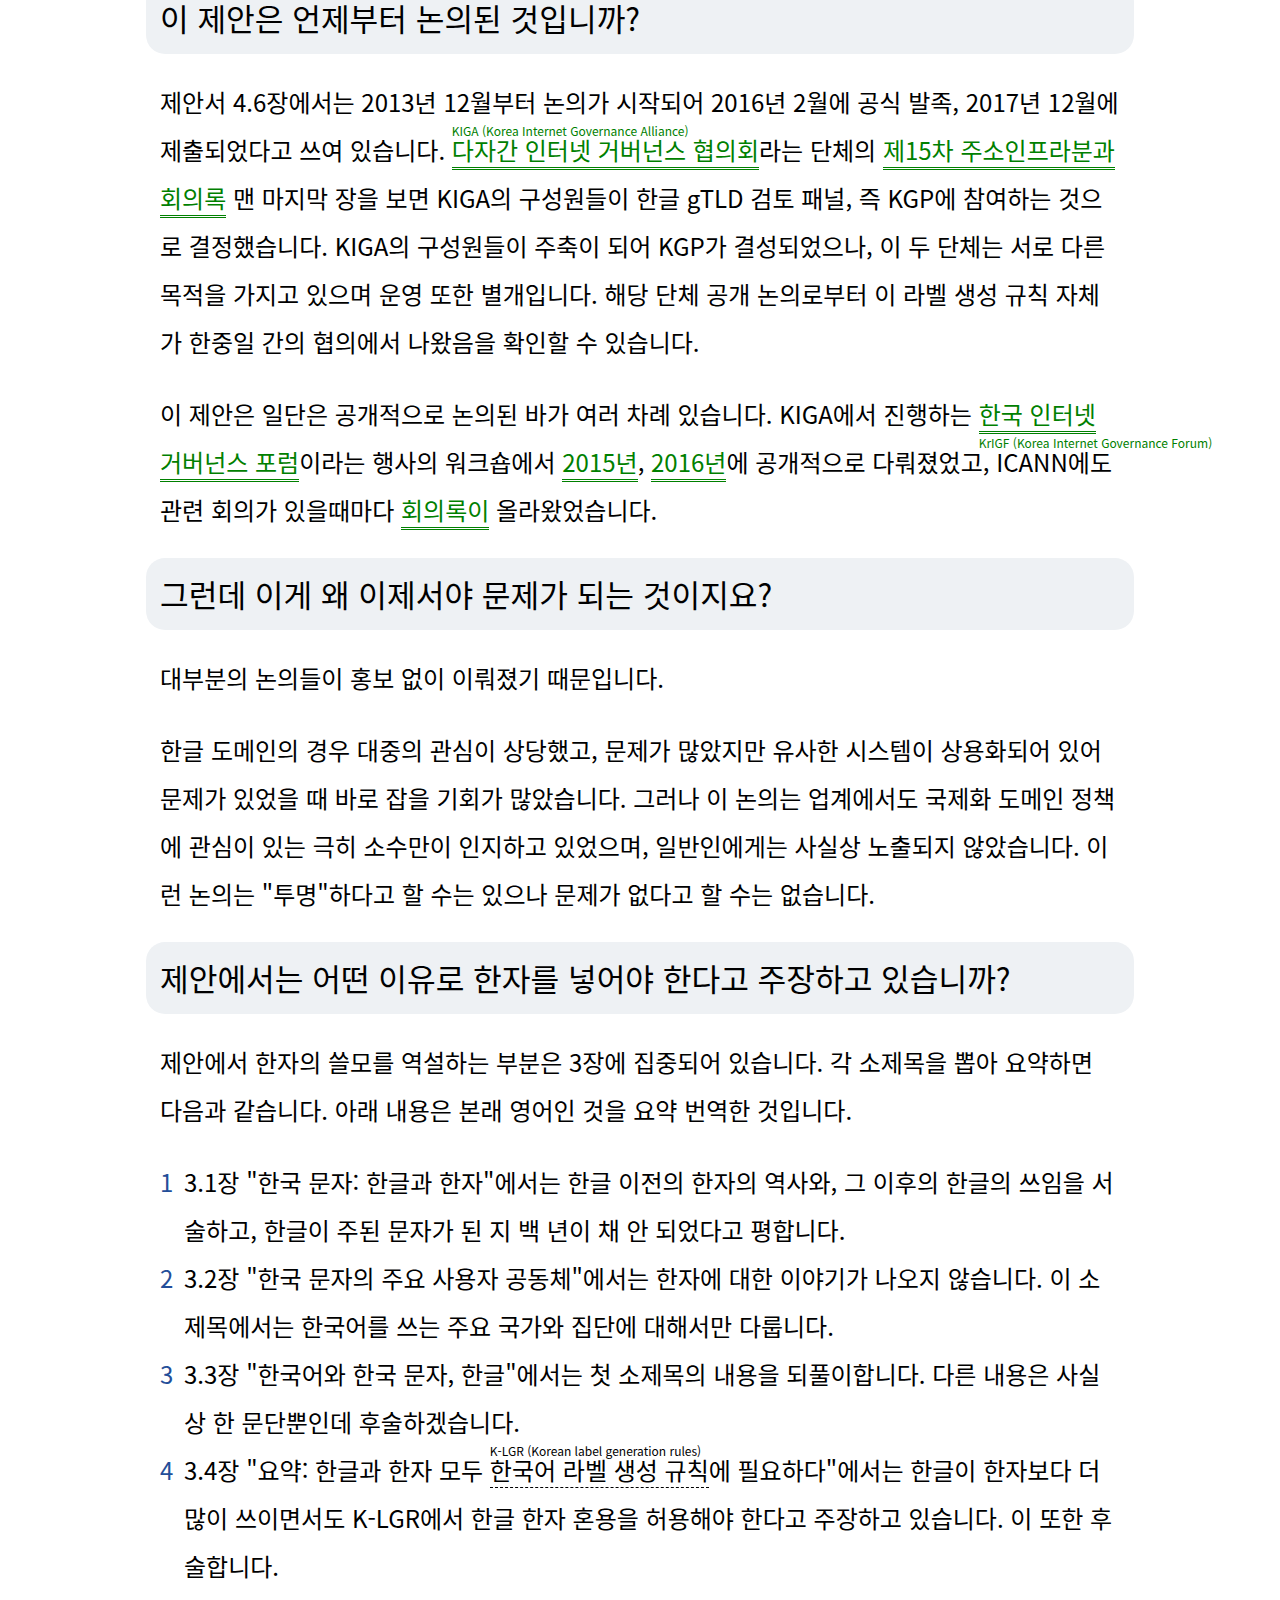
<file: technical.html>
<!doctype html>
<html lang="ko">
<head>
<meta charset="utf-8">
<meta name="viewport" content="width=device-width, initial-scale=1, user-scalable=no">
<title>한자 도메인, 안 돼! - 좀 더 기술적인 이야기들</title>
<link rel="stylesheet" href="style.css">
</head>
<body>
<header>
<svg class="address">
	<rect x="0" y="0" width="100%" height="100%" fill="#f2f2f2" />
	<line x1="0" y1="98.5%" x2="100%" y2="98.5%" stroke="#b6b4b6" stroke-width="2.5" />
	<rect x="0" y="12%" width="100%" height="72.5%" fill="#fff" />
	<line x1="0" y1="12%" x2="100%" y2="12%" stroke="#a9a9a9" stroke-width="2.5" />
	<line x1="0" y1="84.5%" x2="100%" y2="84.5%" stroke="#a9a9a9" stroke-width="2.5" />
	<svg x="0" y="0" height="100%" viewBox="0 0 800 100" preserveAspectRatio="xMinYMin">
		<rect x="0" y="0%" width="300" height="90" fill="#f2f2f2" />
		<path d="M50 30L32 49L50 66M32 49H68" fill="transparent" stroke="#d3d3d3" stroke-width="5.5" />
		<path d="M122 30L140 49L122 66M140 49H104" fill="transparent" stroke="#5a5a5a" stroke-width="5.5" />
		<path d="M215.5 54A16 16 0 1 1 214.5 41" fill="transparent" stroke="#5a5a5a" stroke-width="5.5" />
		<path d="M202.5 46L218.5 30V46Z" fill="#5a5a5a" />
		<path d="M300 12H255.5A6 6 0 0 0 249.5 18V78.5A6 6 0 0 0 255.5 84.5H300" fill="#fff" stroke="#a9a9a9" stroke-width="2.5" />
		<path d="M286.5 31.5L266.5 63.5H306.5Z" fill="#c53929" />
		<path d="M284 43H289V50.5H284Z M284 54H289V58.5H284" fill="#fff" />
		<text fill="#c53929" x="322" y="63" font-size="42" textLength="240" lengthAdjust="spacing">안전하지 않음</text>
		<path d="M587.5 27V69.5" stroke="#a9a9a9" stroke-width="2.5" />
		<text fill="#000" x="607.5" y="63" font-size="42"><tspan fill="#c53929" text-decoration="line-through">漢字</tspan>도메인.안돼<tspan fill="#939393">/좀더</tspan></text>
	</svg>
</svg>
<h1><a href="index.html"><span class="line1"><u>한자</u><s>漢字</s> 도메인,</span> <span class="line2">안 돼!</span></a> <span class="subtitle">좀 더 기술적인 이야기들</span></h1>
</header>
<div id="main">

<p>네, 압니다. 이 웹사이트의 첫 문서는 도메인이 무엇인지도 모를 수 있는 보통 사람들을 위해 간단하게 썼기 때문에 정보 기술에 익숙하신 분들에게는 불편할 수 있다는 걸요. 이 문서에서는 그런 분들을 위해 좀 더 기술적이고 전문적인 이야기를 하겠습니다. 일정 수준의 컴퓨터 및 인터넷 지식, 그리고 끈기가 필요할 수 있습니다. (미안합니다. 꽤 많이 길어요.)</p>

<h2 id="toc">그래서 이 문제가 뭐라고요?</h2>
<p>이 웹사이트는 <a href="https://www.icann.org/public-comments/korean-lgr-2018-01-25-en" class="annotated">한국 문자 루트 존 라벨 생성 규칙의 제안<small>Proposal for Korean Root Zone Label Generation Rules</small></a>이라는 제목의 문서를 공개적으로 비판하려 만들어졌습니다. <a href="#authors">우리</a>는 이 제안이 실용적으로나 기술적으로나 큰 결함을 가지고 있어서 막아야만 한다고 생각합니다.</p>
<p>제목이 무시무시하다는 거 알고 있습니다. 여기에서는 각각이 무슨 뜻인지 차근차근 살펴 보겠습니다. 구체적으로는 이런 순서로 살펴 봅니다.</p>
<ul>
	<li>"<span class="annotated">루트 존<small>root zone</small></span>"이 뭔지 알려면 <a href="#domain">도메인</a>에 대해 알아야 합니다.</li>
	<li>"<span class="annotated">라벨 생성 규칙<small>LGR (label generation rule)</small></span>"이 뭔지 알려면 <a href="#idn-policy">국제화 도메인 정책</a>에 대해 알아야 합니다.</li>
	<li>한자 도메인 자체에 대한 설명과 그 문제점은 <a href="#hanja-domain">한자 도메인, 필요한가?</a>에서 살펴 봅니다.</li>
	<li>이 제안이 어떤 내용을 담고 있는지는 <a href="#proposal">제안과 그 비판</a>에서 설명합니다.</li>
</ul>

<h2 id="domain">도메인, 특히 국제화 도메인</h2>

<h3 id="what-is-domain">도메인이 <em>정확히</em> 뭡니까?</h3>
<p>도메인, 정확히는 <span class="annotated">도메인 이름<small>domain name</small></span>은 인터넷 주소, 즉 URL의 첫 머리를 이루는 이름입니다.</p>
<p>보통 인터넷에서 한 컴퓨터에서 (여러 다른 컴퓨터나 장치를 거쳐) 다른 컴퓨터로 연결하는 데는 <span class="annotated">인터넷 프로토콜<small>IP (Internet Protocol)</small></span>이라는 것이 쓰이고, 이 프로토콜에서 쓰는 컴퓨터의 주소를 <span class="annotated">아이피 주소<small>IP address</small></span>라 합니다. 그런데 아이피 주소는 192.168.7.89같이 외우기도 어렵고 웹사이트를 대표할 수도 없으므로, 이름을 넘겨 주면 아이피 주소를 <span class="annotated">확인<small>resolve</small></span>해 주는 <span class="annotated">도메인 이름 시스템<small>DNS (Domain Name System)</small></span>을 두고, 거추장스러운 아이피 주소 대신 이름을 쓰게 되는데, 바로 이 이름이 도메인 이름인 것입니다.</p>
<p>도메인 이름은 <code>kr.</code>이나 <code>example.com.</code>같이 글자들과 점 하나로 이루어진 <span class="annotated">라벨<small>label</small></span>들로 이루어져 있습니다. 다들 알듯이 마지막 라벨의 점은 보통 생략합니다. 도메인 이름 시스템은 계층적으로 구성되어 있어서, 이를테면 <code>com.</code>이 <code>XXX.com.</code> 꼴의 모든 도메인을 확인할 권한을 가지고 있고, <code>example.com.</code>이 <code>XXX.example.com.</code> 꼴의 모든 도메인을 확인할 권한을 가지고 있습니다. 이 때문에 라벨 하나만으로 이루어진 도메인 이름을 <span class="annotated">최상위 도메인<small>TLD (top-level domain)</small></span>이라 하여 따로 관리하고, 이러한 도메인들의 목록을 <span class="annotated">루트 존<small>root zone</small></span>이라 부릅니다.</p>

<h3 id="what-is-idn">도메인에 한글이나 한자가 들어갈 수 있습니까?</h3>
<p>원래는 아니었습니다. 도메인은 본래 영문자(대소문자 구별 없음), 숫자, 하이픈만으로 이루어질 수 있었습니다. (길이 제한도 있습니다.)</p>
<p>2003년 즈음부터 <span class="annotated">국제화 도메인<small>internationalized domain name</small></span>이라 하여 도메인에 영문자 이외의 다른 문자를 넣는 것이 가능하게 되었습니다. 다만 기존의 도메인 이름 시스템을 바꿀 수는 없었기 때문에, 이런 문자가 들어 있는 도메인을 특정한 방법으로 영문자, 숫자, 하이픈만으로 이루어진 이름으로 바꾸는 편법을 씁니다. 이를테면 <code>한글.</code>은 <code>xn--bj0bj06e.</code>이 됩니다. 이런 변환은 오로지 사용자가 도메인을 입력하거나 사용자에게 도메인을 표시해 줄 때에만 일어납니다.</p>

<h3 id="idn-homograph-attack">그럼 도메인에 아무 글자나 들어갈 수 있습니까?</h3>
<p>아닙니다. 도메인에 아무 글자나 들어갈 수 있다면 엄청난 문제가 일어날 것입니다. 이 분야에서 이르길 <a href="https://en.wikipedia.org/wiki/IDN_homograph_attack" class="annotated">동형이의자 공격<small>IDN homograph attack</small></a>이라고 하는 유명한 문제가 있습니다.</p>
<p>세상의 많은 문자들은 서로를 모르고 발전한 경우가 많아서, 지금 와서 보니 서로 비슷한 문자가 꽤 많이 있습니다. 영문자 <code>A</code>와 키릴 문자 <code>А</code>같이 그 뿌리가 같아서 비슷한 경우도 있고, 한글 <code>숲</code>과 한자 <code>金</code>같이 어쩌다 보니 비슷해진 경우도 있습니다. 이러한 것들을 동형이의자라 합니다.</p>
<p>도메인 이름은 직접 입력하기도 하지만 보통 읽는 쪽이 많습니다. 하지만 이런 동형이의자가 들어간 도메인 이름은 눈으로 구분을 거의 할 수 없지만 서로 다르게 취급하기 때문에, 유명한 도메인과 비슷하게 생긴 다른 도메인을 등록해서 그 사이트인 양 <span class="annotated">행세<small>spoofing</small></span>할 수 있다는 문제가 있습니다.</p>
<p>꼭 도메인 이름을 속이지 않아도 다른 사이트인 양 행세하는 방법은 여럿 있기 때문에 다양한 해결책들이 이미 나와 있습니다. 예를 들어서 아주 유명하거나 은행같이 중요한 사이트라면, 돈을 들여서 <span class="annotated">확장 검증 인증서<small>EV (extended validation) certificate</small></span>를 발급받으면 주소 창에 추가 정보를 표시할 수 있습니다. (다만 <a href="https://www.troyhunt.com/on-the-perceived-value-ev-certs-cas-phishing-lets-encrypt/">꼭 그런 것만도 아닌 것 같습니다</a>.) 그러나 이런 접근은 애초에 도메인만으로 사용자가 아무 것도 모르는 사이트에 접속할 수 있고 그래야만 하는 인터넷 환경에서는 많이 부족합니다.</p>

<h3 id="solutions-for-idn-homograph-attack">그럼 어떻게 막나요?</h3>
<p>크게 두 종류의 해결책이 있습니다.</p>
<ol>
	<li><strong>특정한 최상위 도메인에서는 특정한 문자들만 허용합니다.</strong> <code>.kr</code>에서 아랍 문자를 사용하려고 하는 사람은 거의 없겠지요. 하지만 <code>.com</code>같이 전 세계 사람들이 쓰는 최상위 도메인에서는 적용하기 어렵습니다.</li>
	<li><strong>동형이의자의 목록을 뽑아서, 동형이의자끼리만 다른 도메인은 등록을 거절합니다.</strong> 좀 더 확실한 방법이지만, 동형이의자가 한 둘도 아니라 놓치는 글자 쌍이 생길 수 있습니다.</li>
</ol>
<p>어느 한 쪽도 완벽하지는 않기 때문에 실제로는 두 방법이 함께 병행됩니다. 이를테면 현재 한국어 도메인에서 추가적으로 쓸 수 있는 문자는 현대 한글 11,172자(가~힣)뿐입니다.</p>

<h3 id="same-script-confusion">어라, 하지만 영문자 소문자 l과 대문자 I도 비슷할 텐데요.</h3>
<p>맞습니다. <span class="annotated">한 문자 체계 안에서의 혼동<small>same-script confusion</small></span>은 국제화 도메인이 나오기 한참 전부터 유행하던 것이었습니다. 대표적으로 <span class="annotated">페이팔<small>Paypal</small></span>의 도메인을 <code>paypa<em>I</em>.com</code>이라고 속이는 경우가 있었죠. (무슨 글자가 다른지 보이시나요?)</p>
<p>이러한 기존의 공격은 다행히도 가능한 문자 쌍이 많지는 않고, 이미 등록된 도메인도 많은 데다(앞선 <code>paypaI.com</code>은 이미 십수 년 전에 등록되었다고 합니다), 설령 고칠 수 있다 하더라도 기존의 인터넷 체계를 크게 깨뜨릴 수 있어서 방치되어 있습니다. 하지만 국제화 도메인에서는 가능한 문자 쌍이 훨씬 많기 때문에 미리 막게 된 것입니다.</p>

<h3 id="why-do-homographs-exist">왜 비슷하게 생긴 문자들이 서로 다르게 취급되는 거죠? 처음부터 똑같이 취급했으면 문제가 없지 않았을까요?</h3>
<p>어쩔 수 없습니다. 인간들이 만든 문자들이 원래 그렇게 생겼는걸요.</p>
<p>오늘날 세계의 문자들을 컴퓨터에서 다루는 표준은 <span class="annotated">유니코드<small>Unicode</small></span>로 통일되어 있습니다. 유니코드는 단순히 문자를 모아 놓은 것뿐만 아니라, 어떤 문자가 어떤 문자의 대소문자인지, 어떤 문자는 다른 문자가 같이 있을 때 어떻게 보이고 어떻게 상호작용하는지 등을 모두 기술하는 매우 복잡한 표준입니다. 당연히 비슷하게 생긴 문자라도 그 성질은 천차만별일 수 있기 때문에, 유니코드에서는 좋든 싫든 나눌 수밖에 없습니다.</p>

<h3 id="needs-for-idn">이 정도면 국제화 도메인을 만들지 않는 게 나았을지도 모르겠습니다.</h3>
<p>그렇게 생각하는 사람들도 제법 있습니다. 그러나 그동안 세계 곳곳에서 국제화 도메인과 비슷하지만 훨씬 문제가 많은 시스템을 만들려는 시도는 많이 있었습니다. 당장 한국의 경우에도 <a href="https://ko.wikipedia.org/wiki/%EB%84%B7%ED%94%BC%EC%95%84">넷피아</a>라는 업체가 비슷한 사업을 벌이며 사용자가 쉽게 삭제하기 어려운 프로그램을 배포해 큰 논란이 된 바 있습니다. 이런 비표준들이 난무하는 상황보다는, 하나의 그나마 제대로 만든 표준이 더 낫겠지요.</p>

<h2 id="idn-policy">국제화 도메인 정책</h2>

<h3 id="needs-for-idn-policy">국제화 도메인 정책이 왜 필요합니까?</h3>
<p>앞에서 설명했듯, 국제화 도메인을 무제한으로 허용하면 큰 보안 문제가 생깁니다. 하지만 국제화 도메인 자체를 금지하기에는 수요가 많습니다. 이 때문에 국제화 도메인을 허용하되, 적절한 언어 제한을 두고, 각 언어 별로 무슨 문자들만 허용되는지 규칙을 정하게 되었습니다.</p>

<h3 id="idn-policy-authority">국제화 도메인 정책은 누가 결정합니까?</h3>
<p>기본적인 정책, 즉 국제화 도메인을 만드는 방법 자체는 <span class="annotated">국제 인터넷 표준화 기구<small>IETF (Internet Engineering Task Force)</small></span>의 담당입니다. 하지만 개별 최상위 도메인이나 언어에 대한 정책은 <span class="annotated">국제 인터넷 주소 관리 기구<small>ICANN (Internet Corporation for Assigned Names and Numbers)</small></span>가 담당합니다. ICANN의 결정은 다시 각 국가 별 대표와 주요 국제 기술 기구들의 총의로 이루어집니다.</p>
<p>엄밀히 말해서, ICANN이 결정하는 정책은 <strong>최상위 국제화 도메인</strong>으로 제한됩니다. 즉 <code>한국.</code>, <code>рф.</code> 같은 도메인에 어떤 문자가 들어갈 수 있는지를 결정하는 거지, <code>한국.</code> 안에 <code>тэханмингук.한국.</code>이 등록될 수 있는지를 결정할 권한은 없습니다. 그러나 뒤에 설명하겠지만 이러한 구분은 이 논의에서는 큰 의미가 없습니다.</p>

<h3 id="what-is-lgr"><span class="annotated">라벨 생성 규칙<small>LGR (label generation rule)</small></span>은 그럼 무엇입니까?</h3>
<p>각 언어 별로 도메인을 이루는 <span class="annotated">라벨<small>label</small></span> 중 어떤 것을 허용할 것인지를 설명하는 규칙입니다. 이 규칙은 크게 두 부분으로 나눌 수 있습니다.</p>
<ul>
	<li>어떤 문자가 허용되는가?</li>
	<li>어떤 라벨이 이미 있을 때, 어떤 라벨을 같다고 취급하는가? (이른바 <span class="annotated">이체자 그룹<small>variant group</small></span>)</li>
</ul>
<p>여기에서 볼 수 있듯, <code>A</code>라는 라벨이 이미 있을 때 <code>B</code>라는 라벨을 등록할 수 없을지라도 반대로는 가능할 수 있습니다. 그러나 이는 기술적인 구분이고 이 논의에서는 해당하는 상황은 없으므로 다루지 않습니다. 기술적인 내용을 원하신다면 <a href="https://tools.ietf.org/html/rfc7940">RFC 7940</a>과 <a href="https://tools.ietf.org/html/rfc8228">RFC 8228</a>을 참고하세요.</p>
<p>루트 존에서의 라벨 생성 규칙은 비교적 최근에 등장한 것으로, 최상위 도메인에 들어갈 수 있는 문자를 기계가 처리할 수 있는 공통 포맷으로 설명하려는 작업입니다. 2018년 2월 현재 한국어를 포함해 각 언어 사용자들을 대표하는 기구들이 라벨 생성 규칙을 제출하고 있는 상황입니다.</p>

<h3 id="prior-korean-idn-policy">한국어 국제화 도메인 정책은 어땠습니까?</h3>
<p>한국어 국제화 도메인 정책은 <span class="annotated">한국 인터넷 진흥원<small>KISA (Korea Internet &amp; Security Agency)</small></span>과 하위 조직인 <span class="annotated">한국 인터넷 정보 센터<small>KRNIC (Korea Network Information Center)</small></span>가 담당하고 있습니다. KISA는 현재 <code>kr.</code>, <code>한국.</code> 등의 최상위 도메인을 관리하고 있습니다.</p>
<p>각 최상위 도메인 별로 한국어를 어떻게 취급하는지는 <a href="https://www.iana.org/domains/idn-tables">국제화 도메인 테이블</a>에서 살펴 볼 수 있습니다. 2018년 2월 현재 한국어를 지원하는 모든 최상위 도메인은 다음 중 한 경우에 속합니다.</p>
<ul>
	<li>KS X 1001에 들어 있는 한글 2,350자 (<code>cam.</code>, <code>yahoo.</code>, <code>nhk.</code> 등)</li>
	<li>현대 한글 11,172자 (<code>kr.</code> 포함 나머지 전부)</li>
</ul>
<p>어느 쪽도 한자를 지원하진 않습니다. 이들 국제화 도메인 정책은 대부분 KISA의 조언을 받은 것으로 보입니다.</p>
<p>(이 글을 준비하는 과정에서 <code>co.</code>의 테이블이 잘못되어 있음을 발견했습니다. 설명에는 한글 2,350자를 지원한다고 쓰여 있으나 엉뚱하게도 일본어 테이블이 들어 있는 것입니다. 각 최상위 도메인 별로 얼마나 큰 자율권을 가지는지를 보여 주는 사례라 할 수 있습니다.)</p>

<h3 id="bad-lgr">라벨 생성 규칙이 "나쁠" 수도 있습니까?</h3>
<p>안타깝게도 그렇습니다. 국제화 도메인의 취지와 주요 문제들을 생각하면, 아래 문제들을 가지고 있는 라벨 생성 규칙은 사용자에게 나쁘다고 볼 수 있습니다.</p>
<ul>
	<li>실제로 사용하는 문자를 지원하지 않음</li>
	<li>동형이의자 공격을 충분히 막지 못함</li>
	<li>동형이의자 공격이 아닌 도메인을 등록하지 못하게 막음</li>
</ul>
<p>아래 규칙은 사용자에게 그렇게 나쁘진 않지만 다른 규칙이나 구현에 영향을 미칠 수 있어서 가능한 한 피하는 게 좋겠습니다.</p>
<ul>
	<li>거의 또는 아예 사용하지 않는 문자를 지원함</li>
	<li>규칙이 지나치게 크거나 실행이 오래 걸림</li>
</ul>
<p>우리는 제안된 라벨 생성 규칙이 위 조건을 상당수 만족한다고 보고 있습니다.</p>

<h3 id="future-changes-to-lgr">라벨 생성 규칙에 문제가 있다면 나중에 바뀔 수도 있습니까?</h3>
<p>이론적으로 그렇습니다. 현실적으로는 상당한 부담이 될 것입니다.</p>
<p>한 때 허용되었던 도메인이 더 이상 등록 불가능해지는 경우는 종종 있습니다. 대표적으로 오늘날 대다수 최상위 도메인에서 한 글자 도메인은 등록할 수 없으나, <code>x.org.</code>같이 인터넷의 초창기에 등록된 도메인은 여전히 유지되고 있습니다. 마찬가지로 이전에 등록되었던 도메인은 이후에 규칙이 바뀌어도 유지되게 할 수 있습니다.</p>
<p>현실적으로는, 라벨 생성 규칙은 하나의 최상위 도메인뿐만 아니라 한국어를 허용하는 수많은 최상위 도메인에 퍼져 나갈 수 있습니다. 최상위 도메인은 상당한 자율권을 가지고 있기 때문에 등록 가능하고 불가능한 도메인에 대해 나름의 정책을 가지고 있고, 규칙 변경이 이 모든 정책과 상충되지 않는다는 보장은 없습니다.</p>
<p>확신이 가지 않는 규칙이 있다면 선제적으로 넣는 것보다는 나중에 상황을 보고 추가하는 것이 전체 인터넷 공동체에 더 유익한 일일 것입니다.</p>

<h3 id="second-level-lgr">라벨 생성 규칙을 만들고 쓰지 않는 것도 가능합니까?</h3>
<p>이번에 문제가 되고 있는 라벨 생성 규칙은 루트 존에 적용되고, 루트 존에 새 도메인 이름을 추가하는 데는 특별한 규칙이 적용되므로 한국 측에서 마음만 먹으면 쓰지 않을 수 있습니다.</p>
<p>하지만 좀 더 일반적으로, 이렇게 정의된 라벨 생성 규칙은 최상위 도메인이 아니라 차상위 도메인에서도 쓰일 가능성이 높습니다. 이미 각 최상위 도메인에서 한국어 국제화 도메인의 규칙은 (강제는 아니지만) KISA의 영향을 받고 있으므로, KISA가 새 규칙을 제시했다는 이유로 옮겨가는 주체가 생길 수도 있습니다.</p>
<p>이 점과 ICANN에서 라벨 생성 규칙을 적극적으로 권장하고 있음을 생각하면, 라벨 생성 규칙을 아예 안 만들거나 무시하는 선택지는 없다고 결론내릴 수 있습니다.</p>

<h2 id="hanja-domain">한자 도메인, 필요한가?</h2>

<h3 id="hanja-domain-definition">한자 도메인이 정확히 어떤 것을 가리킵니까?</h3>
<p>편의상 한자 도메인이라는 말을 쓰고 있으나, 좀 더 정확히는 다음과 같이 나눌 수 있습니다.</p>
<ul>
	<li><strong>비한국어 한자 도메인</strong>은 한국어가 아닌 맥락에서 쓰이며, 한자로만 구성될 수도 있고 다른 문자(이를테면 히라가나)를 포함할 수도 있습니다.</li>
	<li><strong>(한국어) 한자 전용 도메인</strong>은 한국어를 한자만으로 나타낸 것으로, 모든 라벨이 한자로만 구성되어 있습니다.</li>
	<li><strong>(한국어) 한자 혼용 도메인</strong>은 한국어를 한글과 한자를 같이 써서 나타낸 것입니다. 여기에는 <code>대한민국.韓國.</code>같이 개별 라벨 안에서는 한글만 쓰거나 한자만 쓴 경우도 포함됩니다.</li>
</ul>
<p>우리는 한자 혼용 도메인은 금지되어야 하며, 한자 전용 도메인도 최대한 지양해야 한다고 생각합니다.</p>

<h3 id="why-no-hanja-domain">한국어에서 한자가 쓰인다면 한자 도메인이 왜 지양되어야 합니까?</h3>
<p>한국어에서 한자와 한자어의 쓰임새는 서로 생각하는 바가 다를 것입니다. 불필요한 논의를 피하기 위해 이렇게 정리하고 싶습니다.</p>
<ul>
	<li>우리는 한국어에서 한자어(즉, 본래 한자로 쓰였고 중국어 음소로부터 유래한 한국어 낱말)가 널리 쓰임을 부정하지 않습니다.</li>
	<li>우리는 한국어에서 한자가 다음 용도로 제한적으로 쓰이고 있음을 인정합니다.<ul>
		<li>"한국(韓國)"과 같이 괄호 안에 들어가서 앞선 한글의 뜻을 밝히는 경우</li>
		<li>高와 같이 기호를 대체하는 용도로 쓰이는 극히 일부 경우</li>
	</ul></li>
	<li>우리는 위 사례들을 제외하면 한국어에서 한자가 한글을 완전히 대체하는 용도로 거의 사용되지 않는다고 생각합니다.</li>
</ul>
<p>위 내용은 "현재의 사용"에 대한 것입니다. 한자가 한때 널리 쓰였음을 부정하지도 않으며, 한자 교육이나 컴퓨터에서의 한자 지원 등에 대해 어떤 판단도 하지 않습니다. 그러나 한국어에서, 특히 2000년대 이후에 한자의 사용이 한글과 비교할 수 없을 정도로 줄었다는 것을 부정할 수는 없습니다. 이러한 문자를 도메인에 쓸 수 있게 하려면 충분한 준비와 근거가 필요하다는 것이 저희의 굳은 생각입니다.</p>

<h3 id="why-no-mixed-hanja-hangul-domain">한자 혼용 도메인은 왜 금지되어야 합니까?</h3>
<p>한자 혼용 도메인은 그 비용에 비해 쓰임새가 극히 제한됩니다. 앞서 말했듯 설령 한자 혼용 도메인을 허용해도, 그 주된 쓰임새는 고유 명사나 일반 명사를 한자로 쓰는 것이 아니라 한자를 꾸밈 용도로 쓰는 수준에 그칠 것입니다. 그러나 이런 <em>사소한</em> 장점을 취하기엔 단점이 너무 많습니다.</p>
<p><strong>한자 혼용 도메인은 예측하기 어렵습니다.</strong> <code>대전도시공사.한국.</code>의 한자 혼용 도메인은 <code>大田都市公社.韓國.</code>일 수도 있지만 <code>大田도시공사.韓國.</code>일 수도, <code>대전都市公社.한국.</code>일 수도 있습니다. 일반적으로 한자로 표기할 수 있는 낱말이 n개라면 각 낱말을 한글 또는 한자로 표현할 수 있으므로 한자가 포함된 도메인은 2<sup>n</sup>-1개 있을 수 있습니다. 웹사이트 운영자는 모든 가능한 도메인을 구입하거나, 자주 쓰일 법한 도메인만 구입하고 다른 문제가 생기지 않길 기도하는 수밖에 없습니다.</p>
<p><strong>한자 혼용 도메인은 한국어나 한글을 모르는 외국인이 입력할 수 없습니다.</strong> 한국어를 모르거나, 한글을 입력할 수 없는 사람이 한국의 도메인을 입력하는 상황은 한자 도메인의 쓰임새로 종종 등장합니다. 이런 상황이 존재한다고 가정하여도, 한자 혼용 도메인은 전혀 도움이 되지 않습니다. 마치 <a href="http://www.ohmynews.com/nws_web/view/at_pg.aspx?CNTN_CD=A0001016090">"서울驛"이라고 써 놓고 "서울"을 일본인이나 중국인이 이해하길 바라는 것과 비슷합니다</a>. "首尔站", "ソウル駅"같이 각 나라에서 이해할 수 있는 도메인이 대신 필요할 것입니다.</p>
<p><strong>한자 혼용 도메인은 동형이의자 공격에 취약합니다.</strong> 한글과 혼동되는 한자는 상당히 많습니다. 얼마나 많으면 인터넷에서는 <a href="https://namu.wiki/w/%EC%95%BC%EB%AF%BC%EC%A0%95%EC%9D%8C#s-2.7">야민정음</a>이라고 하여 한글을 다른 비슷한 한글이나 한자와 바꿔 쓰는 방법이 체계적으로 정리되어 있을 정도입니다. 사람들은 이런 데서는 유독 창의적이기 때문에 알려진 것만 막는 데도 한계가 있습니다. 차라리 한글과 한자를 처음부터 섞어 쓰지 않는 게 훨씬 안전합니다.</p>

<h3 id="why-to-avoid-hanja-only-domain">한자 전용 도메인은 왜 지양되어야 합니까?</h3>
<p>한자 전용 도메인은 한자 혼용 도메인에 비하면 최소한의 사용을 기대할 수 있습니다. 그러나 여기에는 몇 가지 난점이 있습니다.</p>
<p><strong>한자를 필요하면 입력할 수 있는 한국어 환경의 비율은 줄고 있습니다.</strong> 현재 주요 스마트폰 운영 체제에서, 한국어 환경으로 한자를 바로 입력할 수 있는 경우는 없습니다. 별도 앱을 설치하거나, 중국어 또는 일본어 입력기를 빌려야 합니다. 읽기도 많이 하지만 직접 입력하기도 하는 도메인의 특성을 생각하면 좋은 상황이 아니지요.</p>
<p><strong>외국인이 입력하는 한자는 한국식이 아닙니다.</strong> 비록 유니코드가 <span class="annotated">한중일 통합 한자<small>CJK unified ideograph</small></span>라고 (잘못) 부르는 한자 대통합을 잡음 끝에 이루어 내긴 했지만, 한 국가나 지역의 문자 코드에서 둘로 나뉜 문자는 유니코드에서도 나뉘어 있기 때문에(예: <code>靑</code>-<code>青</code><!-- TCA-CNS에서 나뉘어 있음 -->) 실제로는 제법 차이가 있습니다. 한국식 한자를 지원하는 것만으로는 이런 용례를 다룰 수 없습니다.</p>
<p>따라서 한자 전용 도메인을 굳이 지원하고자 한다면, 한국식 한자를 지원하는 것보다는 중국식 및 일본식 한자를 (그들의 기준에 맞춰서) 지원하는 것이 더 쓸모가 있을 것입니다.</p>
<p><strong>한자 도메인은 시각 장애인들의 접근성을 침해합니다.</strong> 시각 장애인들은 스크린 리더나 점자에 의존할 수밖에 없는데, 스크린 리더나 점자로는 한자를 표현할 수 없거나, 한자를 표현하는 데에 한계가 있습니다. 단순히 한자의 음만 알려준다면 원래 한자로 적혀 있는지 한글로 적혀 있는지 알 수가 없으며, 훈과 음을 알 수 있다 해도 어떤 한자인지 정확히 알 수 없는 경우가 있습니다(예: '클 석'은 奭일 수도 있고 碩일 수도 있음).</p>

<h3 id="side-effects-of-hanja-domain">한자 전용/혼용 도메인이 비한국어 한자 도메인에 영향을 줄 수도 있습니까?</h3>
<p>그렇습니다. 라벨 생성 규칙은 다른 라벨 생성 규칙에 악영향을 주면 안 되는데, 여기서 말하는 악영향에는 한 규칙에서 정당한 이유로 불허된 라벨이 다른 규칙에서 허용되면 안 된다는 것도 포함됩니다.</p>
<p>이를테면, 한글처럼 생긴 한자가 들어 있는 중국어 또는 일본어 도메인을 한자 혼용 도메인으로 속일 수 있습니다. 중국어 또는 일본어 규칙에는 한글에 대한 내용이 없음에도 불구하고 한국어 규칙의 문제로 해당 국가의 사용자가 피해를 보게 된 것입니다. 라벨 생성 규칙에는 이런 경우를 대비하기 위해 해당 언어에서 쓰이지 <em>않는</em> 문자에 대해서도 규칙을 지정할 수 있게 되어 있습니다.</p>

<h2 id="proposal">제안과 그 비판</h2>
<p>여기에서 다루는 제안 문서는 <a href="https://www.icann.org/en/system/files/files/proposal-korean-lgr-25jan18-en.pdf">PDF 파일</a>로 받을 수 있습니다.</p>

<h3 id="proposal-authors">이 제안은 누가 썼습니까?</h3>
<p>이 제안은 루트 존 LGR 프로젝트의 <a href="https://community.icann.org/display/croscomlgrprocedure/Korean+GP" class="annotated">한국어 패널<small>KGP (Korean Generation Panels)</small></a>이라는 단체에서 제출한 것입니다. KGP는 앞서 언급한 KISA뿐만 아니라 여러 학자, 변호사, 컨설턴트 등이 참여하는 민관 협의체입니다.</p>

<h3 id="proposal-history">이 제안은 언제부터 논의된 것입니까?</h3>
<p>제안서 4.6장에서는 2013년 12월부터 논의가 시작되어 2016년 2월에 공식 발족, 2017년 12월에 제출되었다고 쓰여 있습니다. <a href="http://www.kiga.or.kr/" class="annotated">다자간 인터넷 거버넌스 협의회<small>KIGA (Korea Internet Governance Alliance)</small></a>라는 단체의 <a href="https://docs.google.com/viewer?a=v&pid=sites&srcid=ZGVmYXVsdGRvbWFpbnxraWdhbGlicmFyeXxneDo2NjA5MTVjYjFmN2RjNWJm">제15차 주소인프라분과 회의록</a> 맨 마지막 장을 보면 KIGA의 구성원들이 한글 gTLD 검토 패널, 즉 KGP에 참여하는 것으로 결정했습니다. KIGA의 구성원들이 주축이 되어 KGP가 결성되었으나, 이 두 단체는 서로 다른 목적을 가지고 있으며 운영 또한 별개입니다. 해당 단체 공개 논의로부터 이 라벨 생성 규칙 자체가 한중일 간의 협의에서 나왔음을 확인할 수 있습니다.</p>
<p>이 제안은 일단은 공개적으로 논의된 바가 여러 차례 있습니다. KIGA에서 진행하는 <a href="http://igf.or.kr/" class="annotated">한국 인터넷 거버넌스 포럼<small>KrIGF (Korea Internet Governance Forum)</small></a>이라는 행사의 워크숍에서 <a href="http://igf.or.kr/528">2015년</a>, <a href="http://igf.or.kr/1163">2016년</a>에 공개적으로 다뤄졌었고, ICANN에도 관련 회의가 있을때마다 <a href="https://archive.icann.org/meetings/singapore2014/en/schedule/wed-lgr-integration.html">회의록이</a> 올라왔었습니다.</p>

<h3 id="no-early-discussions-of-proposal">그런데 이게 왜 이제서야 문제가 되는 것이지요?</h3>
<p>대부분의 논의들이 홍보 없이 이뤄졌기 때문입니다.</p>
<p>한글 도메인의 경우 대중의 관심이 상당했고, 문제가 많았지만 유사한 시스템이 상용화되어 있어 문제가 있었을 때 바로 잡을 기회가 많았습니다. 그러나 이 논의는 업계에서도 국제화 도메인 정책에 관심이 있는 극히 소수만이 인지하고 있었으며, 일반인에게는 사실상 노출되지 않았습니다. 이런 논의는 "투명"하다고 할 수는 있으나 문제가 없다고 할 수는 없습니다.</p>

<h3 id="why-does-proposal-call-for-hanja-domain">제안에서는 어떤 이유로 한자를 넣어야 한다고 주장하고 있습니까?</h3>
<p>제안에서 한자의 쓸모를 역설하는 부분은 3장에 집중되어 있습니다. 각 소제목을 뽑아 요약하면 다음과 같습니다. 아래 내용은 본래 영어인 것을 요약 번역한 것입니다.</p>
<ol>
	<li>3.1장 "한국 문자: 한글과 한자"에서는 한글 이전의 한자의 역사와, 그 이후의 한글의 쓰임을 서술하고, 한글이 주된 문자가 된 지 백 년이 채 안 되었다고 평합니다.</li>
	<li>3.2장 "한국 문자의 주요 사용자 공동체"에서는 <strong>한자에 대한 이야기가 나오지 않습니다</strong>. 이 소제목에서는 한국어를 쓰는 주요 국가와 집단에 대해서만 다룹니다.</li>
	<li>3.3장 "한국어와 한국 문자, 한글"에서는 첫 소제목의 내용을 되풀이합니다. 다른 내용은 사실상 한 문단뿐인데 후술하겠습니다.</li>
	<li>3.4장 "요약: 한글과 한자 모두 <span class="annotated">한국어 라벨 생성 규칙<small>K-LGR (Korean label generation rules)</small></span>에 필요하다"에서는 한글이 한자보다 더 많이 쓰이면서도 K-LGR에서 한글 한자 혼용을 허용해야 한다고 주장하고 있습니다. 이 또한 후술합니다.</li>
</ol>
<p>(2장에서도 언급되듯 보통 "Korean script"라 하면 한글을 가리키지만 이 제안에서는 한글과 한자를 모두 포함하고 있는데, 이는 한글의 역사를 설명하면서도 정작 해당 부분의 소제목에는 한글과 한자가 모두 포함되는 이상한 결과로 이어집니다.)</p>
<p>3.3장에서는 전체 제안에서 유일하게 한자가 한글과 어떻게 상호작용하는지를 서술하는데, 여기에서는 한글 뒤에 그 뜻을 밝히기 위해 한자를 괄호 안에 넣는 게 보통이고, 한자 낱말과 한글 토씨·접사를 붙이는 경우가 드물게 있다고 밝히고 있습니다.</p>
<p>3.4장에서 K-LGR을 굳이 지원해야 하는 이유는 다음과 같이 밝히고 있습니다.</p>
<ul>
	<li>한국의 한자 집합(즉, 한국식 한자)이 중국과 일본이랑 다르기 때문</li>
	<li>한중일 3국의 벽자, 동자, 속자 분류가 달라, 같은 문자로 취급하는 글자들의 기준이 다르기 때문</li>
        <li>중국어 간체와 번체, 일본어 신자체와 구자체에서 합쳐지는 한자는 한국어에서는 합쳐지지 않기 때문</li>
	<li>K-LGR에서는 한자와 한글이 함께 최상위 도메인에 나타날 수 있지만 중국과 일본은 아니기 때문</li>
</ul>
<p>또한 부록 H(와, 간접적으로 부록 A부터 E까지)에서 제시된 증거를 바탕으로 다음과 같이 주장하고 있습니다.</p>
<ul>
	<li>많은 한국어 낱말은 한자로 표기 가능하며, 한자 혼용은 19세기 말까지 흔했다는 점 (부록 H.1장)</li>
	<li>국어기본법은 정부 문서에만 한정되어 있다는 점 (부록 H.2장)</li>
	<li>지명, 인명 및 본관에서 한자가 쓰이며 한자 도메인 이름의 좋은 대상이라는 점 (부록 H.3장)</li>
	<li>한자만으로 이루어졌거나 한자를 혼용한 등록 상표와 간판이 많이 존재한다는 점 (부록 H.4장)</li>
	<li>민간에서 한자 자격증이 많이 발급되었으며 2019년까지 교과서에 한글과 한자를 병기하려는 <a href="http://www.hani.co.kr/arti/society/schooling/776746.html">정책</a>이 진행 중이라는 점 (부록 H.6장)</li>
	<li>KIGA에서 2017년 1월에 한자 최상위 도메인 정책을 논의하기 위한 위원회를 만들었다는 점 (부록 H.8장)</li>
</ul>
<p>우리는 대부분의 논점이 한자 도메인과는 무관하거나, 앞서 설명한 이유로 큰 근거가 되지 못한다고 주장하는 바입니다. 게다가 위 목록 중에는 <strong>큰 오해를 불러일으킬 수 있는 잘못된 근거</strong>도 여럿 있는데, 아래에서 깊이 살펴 보겠습니다.</p>

<h3 id="hanja-domain-and-framework-act-on-national-language">국어기본법이 있는데 교과서에서 한자를 병기하려는 건 모순되는 게 아닙니까?</h3>
<p>그 자체로는 모순되지 않습니다. <a href="https://ko.wikisource.org/wiki/%EA%B5%AD%EC%96%B4%EA%B8%B0%EB%B3%B8%EB%B2%95">국어기본법</a> 제14조에서는 한글 전용의 대상이 "공문서"라고 명확히 밝히고 있으며, 대통령령으로 괄호 안에 한자 등을 병기할 수 있다고 쓰고 있습니다. 교과서는 공문서가 아니며, 만에 하나 공문서의 범위를 넓게 보더라도 빠져 나갈 구멍은 있습니다.</p>
<p>이 주장의 진짜 문제는 <strong>이 정책이 2018년 1월 9일에 <a href="http://www.hani.co.kr/arti/society/schooling/827055.html">폐기</a>되었다는 점</strong>입니다. 네, 이 제안은 제안서가 공개되기 2주일 전에 폐기된 정책을 근거로 한자 병기도 아닌 한자 혼용을 주장하고 있는 셈입니다.</p>

<h3 id="bad-hanja-evidence">한자에 대한 증거가 있다고요?</h3>
<p>그렇습니다. 이러한 증거는 이를테면 유니코드 같은 곳에서 어떤 문자가 필요하다고 제안을 넣을 때 사용하는 방식입니다.</p>
<p>안타깝게도, 아무래도 좋은 증거를 찾지 못한 모양인지, 제안서의 부록 A부터 E까지에 제시된 증거는 <strong>여느 한국인이 보아도 바로 비판이 가능할 정도</strong>로 상태가 좋지 못합니다. 예를 몇 가지 들어 보았습니다.</p>
<ul>
	<li>부록 A와 B에서 제시된 삼성물산, 삼성전자, 현대자동차, 현대통상 등의 등록 상표는 이미 40년 이상 된 것입니다. 이들 상표의 등록 결정이 비교적 최근으로 나와 있는 것은 등록 상표가 소멸된 뒤 재등록한 날짜이기 때문입니다.</li>
	<li>부록 B에서 제시된 상표들 중 비교적 최근 것으로 볼 수 있는 극히 일부 상표들은 한자 혼용이 아니거나("休-HUE"나 "홍삼충전 기(氣)" 같은 경우), 관용적으로 한자로 쓰던 "株式會社" 같은 것만 한자인 경우 등 주장하는 바와 상충되는 것이 많습니다.</li>
	<li>부록 C에서 볼 수 있는 간판들의 대부분은 한자의 음이 별도 표기되어 있거나, 충분히 쉽고 널리 쓰이는 한자로 제한되어 있습니다. 아마 "싸롱麻姑"가 유일하게 의미 있는 예일 것입니다.</li>
	<li>부록 D의 등기 문서나 부록 E에서 한자 혼용을 보인다고 (모든 한자어가 한자로 쓰여 있지도 않은) 법학 서적을 올린 것은 예가 하도 없으면 저런 걸 제시하는가 싶어서 안쓰러울 정도입니다.</li>
</ul>

<h3 id="allowed-hanja">그래서, 어떤 한자들이 포함되었습니까?</h3>
<p><a href="https://ko.wikipedia.org/wiki/KS_X_1001">KS X 1001</a>의 한자 4,620자와 IICORE의 한국 측 문자 4,744자(제안에는 4,743자라고 잘못 쓰여 있습니다)의 합집합인 4,758자가 포함되었습니다.</p>
<p>보통 KS X 1001에는 한자 4,888자가 들어 있다고들 하지만, 사실 여기에는 음가가 여러 개인 한자가 중복되어 들어 있기 때문에 이들은 제외되었습니다.</p>
<p>IICORE는 한중일에서 각 국가들이 널리 쓴다고 여기는 문자들만 뽑아서 "한중일 필수 한자"라는 명목으로 제안된 한자 집합입니다. 이 집합은 2004년에 유니코드의 옛 버전을 기준으로 만들어졌으며, 그 뒤로 한 번도 갱신된 적이 없는 데다 현 시점에서 IICORE를 쓰는 곳이 거의 없다는 점에서 역사적인 의미는 있을지언정 그 실용성이 불분명한 상황입니다. 심지어 IICORE에서 KS X 1001에 포함되어 있지 않은 한국 측 문자 상당수는 <a href="https://blogs.adobe.com/CCJKType/2018/02/exploring-iicore-part-1.html">그 출전이 불분명한 상태</a>로, 이러한 문자를 굳이 넣어야 하는지 의문이 듭니다.</p>
<p>물론, 제안에는 한국식 한자를 굳이 제안에 넣을 필요가 있는지에 대한 정당한 이유는 없습니다.</p>

<h3 id="insufficient-variant-group">K-LGR의 <span class="annotated">이체자 그룹<small>variant group</small></span>은 어떻습니까?</h3>
<p>이 또한 치명적인 수준으로, 제안의 전체적인 상태에 화룡점정을 찍는 내용입니다.</p>
<p>앞서 살펴 보았듯이 한글과 한자 사이에는 상당히 많은 동형이의자가 있습니다. 그럼에도 불구하고 이 제안에서는 한자들끼리의 동의이형자에만 신경 쓴 나머지, 사용자에게나 타국에게나 더 중요한 한글-한자 동형이의자를 거의 포함하고 있지 않습니다. 다음은 포함된 목록입니다.</p>
<ul class="chars">
	<li>슥↔今</li>
	<li>슴↔合</li>
	<li>쓰↔丛</li>
	<li>마↔卟</li>
	<li>뉘↔爿</li>
</ul>
<p>나무위키의 야민정음 문서에서 제시된 예 중 대부분의 글꼴에서 혼동할 수 있는 문자 쌍은 이 밖에도 30여 개 정도 됩니다. 앞에서 언급한 숲↔金이 대표적이고, 그 밖에도 이를테면 이런 것들이 있습니다. 모두 혼동하기 쉽지만 K-LGR에 언급되지 않았습니다.</p>
<ul class="chars">
	<!-- 오해를 막기 위해 https://www.icann.org/resources/pages/msr-2015-06-21-en MSR-2에 해당하는 문자만 추려냄. -->
	<li>長↔튽</li>
	<li>辛↔푸</li>
	<li>卒↔쭈</li>
	<li>卫↔고</li>
	<li>告↔솜</li>
	<li>丕↔조</li>
	<li>奀↔좆</li>
	<li>笑↔쑻</li>
	<li>豆↔묘</li>
	<li>号↔묵</li>
	<li>吴↔뭊</li>
	<li>彐↔크</li>
</ul>
<p>야민정음이 한국어 (데스크톱) 환경에서 그나마 쉽게 입력할 수 있는 문자가 대부분임을 감안하면, 실제로 가능한 문자 쌍은 수십 개에서 수백 개까지 늘어날 수 있습니다. 제안서는 이러한 위험에 대해서는 무심합니다.</p>

<h3 id="internal-discussions-of-proposal">헉, 근데 설마 이런 문제를 모르고 제출했을까요?</h3>
<p>솔직히 우리도 알 수는 없습니다. 문제를 정말로 몰랐는지, 알고서도 시간에 쫓겨 그냥 제출한 것인지는 당사자들이 해명하기 전까지는 섣불리 추측할 수 없습니다. 다만 KGP와는 독립적으로 운영되기 때문에 직접적인 연관이 없지만, KGP와 상당수 인원 구성을 공유하는 KIGA의 주소자원분과 회의록에선 관련 내용을 찾아볼 수 있었습니다.</p>
<ul>
	<li>"현재 논의되는 과제의 필요성과 요청이 어디에서부터 시작 되었는지에 따라 앞으로의 워킹그룹 방향성이 결정될 것 같음" (<a href="https://docs.google.com/viewer?a=v&amp;pid=sites&amp;srcid=a2lnYS5vci5rcnxraWdhLWFyY2hpdmV8Z3g6NTcxOTQwOGQ5NGQwMDAxYQ">2017-04-28 회의록</a>)</li>
	<li>"정책 결정자 입장에서 한자도메인은 수요가 낮고, 우리나라 정책에도 부합하지 않기 때문에 여론의 비판이 부담일 수 있음. 이 부분을 어떻게 설득 가능할지가 관건이라고 생각됨" (<a href="https://docs.google.com/viewer?a=v&amp;pid=sites&amp;srcid=a2lnYS5vci5rcnxraWdhLWFyY2hpdmV8Z3g6NmJmY2Y3NGRlOWEzMzRm">2017-05-26 회의록</a>)</li>
	<li>"삼성전자, 애플, LG 전자 제품 등 국내 주요 스마트폰에는 한자 입력 기능이 없음 - (반론) 이미 한자 입력기가 개발되어 있으므로, 일시적으로는 해당 앱을 설치하여 사용하고, 장기적으로 제조업체에게 요청하여 한자 입력을 기본 기능으로 제공하도록 할 수 있음" (<a href="https://docs.google.com/viewer?a=v&amp;pid=sites&amp;srcid=a2lnYS5vci5rcnxraWdhLWFyY2hpdmV8Z3g6NjQzOWVmMWI5YzdkODVmOQ">2017-06-22 회의록</a>)</li>
</ul>
<p>KIGA에서 저러한 과거 논의가 있었던 것을 생각하면, 제안이 어느 정도 무리가 있음은 KGP 측에서도 알고 있었지 않았을까 추정됩니다. 물론 허황된 시각이나 이상한 조사 결과도 보입니다.</p>
<ul>
	<li>"한국이 한자 도메인상의 영토를 확보하기 위해서는 2단계 한자 도메인 개방 정책 마련이 필요하며, 정부에 정책적 결정을 요청함" (<a href="https://docs.google.com/viewer?a=v&amp;pid=sites&amp;srcid=a2lnYS5vci5rcnxraWdhLWFyY2hpdmV8Z3g6MjliOWFmMGM5NDA1OTVmNw">2017-02-24 회의록</a>)</li>
	<li><a href="https://docs.google.com/viewer?a=v&amp;pid=sites&amp;srcid=a2lnYS5vci5rcnxraWdhLWFyY2hpdmV8Z3g6NmIyYjZlMTI1OTc1NzRlNw">2017-10-25 회의록</a>에는 한자 도메인을 포함해 도메인 등록 정책 관련 설문 조사가 정리되어 있는데, 참여자가 14명에 불과합니다. 참여자가 14명이면 통상의 여론 조사에서는 표본 수 미달로 기각되는 수준입니다. 설마 이것으로 여론 수렴은 얼추 되었다고 생각하는 것은 아니겠죠?</li>
</ul>
<p>회의록에서는 지금은 한자가 별로 안 쓰이지만 5~10년 안에 어떻게 될지 모르는 상황에서 확보를 안 해 두기는 어렵다는 취지의 발언이 여러 차례 나옵니다. 이 시각이 정당한지는 여러분이 판단하셔야겠습니다만, 하나 확실한 건 5~10년을 내다 본다는 제안은 5~10년 후에 봐도 논리가 탄탄해야 한다는 점입니다.</p>

<h2 id="request">우리는 요구합니다</h2>
<p><strong>현재 진행되고 있는 K-LGR 제안은 실용적으로나 기술적으로나 잘못되었기에 그대로 통과되어서는 안 됩니다!</strong> 이는 한국어 사용자에게나 다른 언어 사용자에게나 큰 부담을 지울 것입니다.</p>
<p><strong>한자 도메인을 정부 측에서 받아들이기 어려울 것이기에 조용히 처리하겠다는 발상을 버리십시오.</strong> 오차 범위도 제대로 안 나올 이상한 설문 조사로 정책을 정당화하지 말고, 좀 더 탄탄한 논리를 개발하여 정책 결정자가 아닌 국민들을 설득하는 것이 상식적인 발상일 것입니다.</p>

<h3 id="petition">무엇을 할 수 있을까요?</h3>
<p>다음 방법으로 항의 의사를 보낼 수 있습니다.</p>
<ul>
	<li><a href="http://list.jinbo.net/archbbs/list.php?db=klgr_discuss">K-LGR 공개 메일링 리스트:</a> <code>klgr_discuss@list.jinbo.net</code></li>
	<li>KGP 측에서는 정기 오프라인 회의에 외부인의 참가를 독려하고 있습니다. 다음 오프라인 회의(제33차)는 2018년 8월 10일에 개최될 예정입니다.</li>
</ul>

<h2 id="authors">글쓴이들</h2>
<p>이 글과 웹사이트, <a href="icann-letter-20180213.html">공개 서한</a>을 작업한 사람들은 다음과 같습니다. (가나다순)</p>
<ul>
	<li>강성훈 (<a href="https://mearie.org/about/contact">연락처</a>, <a href="https://twitter.com/senokay">트위터</a>)</li>
	<li>김지현 (<a href="https://hyeon.me">홈페이지</a>, <a href="https://twitter.com/simnalamburt">트위터</a>)</li>
	<li>박신조 (<a href="mailto:peremen _a_t_ gmail.com">이메일</a>, <a href="https://twitter.com/ad_ili_rai">트위터</a>)</li>
	<li>정재민</li>
</ul>
<p>저희와 뜻을 같이 하시는 분께서는 글쓴이들에게 연락해 주세요.</p>

</div>
<footer>
	<nav>
		<ul>
			<li><a href="index.html">첫 페이지</a></li>
			<li><a href="technical.html">좀 더 기술적인 이야기들</a></li>
			<li><a href="news.html">새 소식</a></li>
		</ul>
	</nav>
	<p>이 사이트는 <a href="https://github.com/no-hanja-domain/no-hanja-domain.github.io">깃허브</a>에서 호스팅되고 있습니다.</p>
</footer>

<!-- Global site tag (gtag.js) - Google Analytics -->
<script async src="https://www.googletagmanager.com/gtag/js?id=UA-113554880-1"></script>
<script>
  window.dataLayer = window.dataLayer || [];
  function gtag(){dataLayer.push(arguments);}
  gtag('js', new Date());

  gtag('config', 'UA-113554880-1');
</script>
</body>
</html>
</file>
<file: style.css>
@charset "utf-8";

/* temporary */
.warning { color: red; font-size: 150%; font-weight: 900; }

html {
	font-family: Noto Sans CJK KR, Source Han Sans, sans-serif;
	font-size: 24px;
	font-weight: 100;
	line-height: 2;
	margin: 0;
	padding: 0;
}
body {
	margin: 0;
	padding: 0;
	height: 100%;
}
body>header {
	background-color: #505050;
	background-image: url('[data-uri]'), linear-gradient(180deg, #303030, #505050);
	background-repeat: no-repeat;
	background-position: bottom;
	color: white;
	margin: 0;
	padding: 0 0 40px 0;
	width: 100%;
	line-height: 1;
	position: relative;
}
body>header>svg.address {
	left: 0;
	top: 0;
	width: 100%;
	height: 100px;
	overflow-x: hidden;
}
#main {
	width: 40em;
	margin: 0 auto;
}
body>footer {
	background-color: #505050;
	background-image: url('[data-uri]'), linear-gradient(0deg, #303030, #505050);
	background-repeat: no-repeat;
	background-position: top;
	color: white;
	margin: 2em 0 0 0;
	padding: 40px 0 60px 0;
	width: 100%;
	line-height: 1;
	position: relative;
	box-shadow: 0 32000px 0 32000px #303030;
}
body>header a, body>footer a {
	color: #ddd;
}
body>header>*, body>footer>* {
	width: 40em;
	margin-left: auto;
	margin-right: auto;
}
header>h1 {
	position: relative;
	width: 975px;
	height: 100px;
	margin: 0.3em auto -0.8em auto;
	padding: 0.4em 0 0 15px;
	font-size: 40px;
	font-weight: 100;
	line-height: 1;
}
header>h1 a {
	border: 0;
}
header.index>h1 {
	font-size: 80px;
	margin: 0 auto -0.4em auto;
}
h1 .line1, h1 .line2 {
	position: absolute;
	display: inline-block;
	color: white;
	text-shadow: 1px 1px 2px #505050;
	padding: 0.3em 0.2em;
}
h1 .line1 {
	background-color: #ff13a4;
	box-shadow: 0.08em 0.08em rgba(0, 0, 0, 0.8);
	transform: skew(-7deg, 2deg);
	right: 0.25em;
	top: 0.25em;
	z-index: 2;
}
h1 .line1>u {
	text-decoration: none;
	animation: 5s ease 5s infinite alternate-reverse fade;
}
h1 .line1>s {
	text-decoration: none;
	position: absolute;
	transform: translate(-100%, 0);
	letter-spacing: -0.08em;
	opacity: 0;
	animation: 5s ease 5s infinite alternate fade;
}
@keyframes fade {
	0% { opacity: 0.1; }
	100% { opacity: 1; }
}
h1 .line2 {
	background-color: #ffad00;
	box-shadow: 0.1em 0.1em rgba(0, 0, 0, 0.8);
	transform: skew(-6deg, 5deg);
	right: 0;
	top: 1.7em;
	z-index: 1;
}
h1 .subtitle {
	display: inline-block;
}
header.index>p {
	width: 990px;
	margin: 0 auto;
	padding-bottom: 12px;
	font-size: 28px;
	line-height: 1.8;
	letter-spacing: -0.02em;
}
header.index>p strong {
	background-color: white;
	color: #505050;
	padding: 0 0.2em;
	margin: 0 -0.2em;
}
h2 {
	font-size: 1.6em;
	font-weight: 100;
	margin: 4rem 0 2rem 0;
	text-align: center;
}
h3 {
	font-size: 1.3em;
	font-weight: 100;
	margin: 1rem -0.6rem;
	padding: 0.2rem 0.6rem;
	background: #eef1f4;
	border-radius: 0.8rem;
}
p {
	margin-top: 1em;
	margin-bottom: 1em;
}
header.index>p {
	width: 990px;
	margin: 0 auto;
	padding-bottom: 12px;
	font-size: 28px;
	line-height: 1.8;
	letter-spacing: -0.02em;
}
header.index>p strong {
	background-color: white;
	color: #505050;
	padding: 0 0.2em;
	margin: 0 -0.2em;
}
em {
	font-style: normal;
	border-bottom: 1px solid currentcolor;
}
strong {
	font-weight: 400;
}
.annotated {
	position: relative;
	border-bottom: 1px dashed currentcolor;
}
.annotated>small {
	position: absolute;
	font-size: 50%;
	left: 0;
	bottom: 2em;
	white-space: nowrap;
}
code {
	font-family: inherit;
	color: gray;
}
a, a.annotated {
	color: green;
	text-decoration: none;
	border-bottom: 3px double currentcolor;
}
ul {
	margin: 0;
	padding: 0;
	list-style-type: none;
}
ul>li {
	position: relative;
	margin: 0 0 0 1em;
	padding: 0;
}
ul>li::before {
	content: "";
	display: block;
	position: absolute;
	width: 0.28em;
	height: 0.3em;
	top: 0.85em;
	left: -0.8em;
	background-color: #234e99;
	border: 1px solid #234e99;
}
nav ul {
	margin: 1em 0;
}
nav ul>li {
	display: inline;
	margin: 0 1em 0 0;
	padding: 0;
}
nav ul>li:last-child {
	margin-right: 0;
}
nav ul>li::before {
	display: none;
}
ol {
	margin: 0;
	padding: 0;
	list-style-type: none;
}
ol>li {
	position: relative;
	margin: 0 0 0 1em;
	padding: 0;
	counter-increment: item-index;
}
ol>li::before {
	content: counter(item-index) " ";
	display: block;
	position: absolute;
	top: 0;
	left: -1em;
	font-weight: 400;
	color: #234e99;
}
ul ul>li::before {
	background-color: transparent;
}
ul.chars {
	margin: 1em 0;
	padding: 0 0 0 2.5%;
}
ul.chars>li {
	float: left;
	margin: 0 -1px -1px 0;
	padding: 0;
	width: 19%;
	border: 1px solid #ccc;
	text-align: center;
}
ul.chars>li:nth-child(even) {
	background-color: #eee;
}
ul.chars>li::before {
	display: none;
}
ul.chars::after {
	content: "";
	display: block;
	clear: both;
}
aside.timer {
	width: 24em;
	margin: 3em auto;
}
aside.timer>header {
	font-size: 0.8em;
	font-weight: 400;
	border-bottom: 1px solid black;
}
aside.timer>footer {
	font-size: 0.8em;
	border-top: 1px solid black;
	text-align: right;
}
div.timer {
	text-align: center;
	padding: 0.5em 0;
	line-height: 1;
}
div.timer output {
	display: inline-block;
	overflow: hidden;
	vertical-align: -24px;
	height: 72px;
	margin: 0;
	font-weight: 900;
	font-size: 2em;
	color: #f0f0f0;
	background-color: #202020;
	padding: 0 0.1em;
	margin-right: 0.1em;
	box-shadow: 3px 3px 0 0 rgba(0, 0, 0, 0.2);
	line-height: 1.5;
}
div.timer output>span {
	position: relative;
	white-space: pre;
	top: -1.5em;
}
div.timer output>span.animated {
	animation: 0.2s linear both timer-tick;
}
@keyframes timer-tick {
	0% { top: 0; }
	100% { top: -1.5em; }
}
article.qna {
	background: rgba(255, 255, 242);
	border: 12px solid rgba(255, 255, 192, 0.8);
	border-radius: 48px;
	margin: 1em 0;
	box-shadow: 0 0 0 4px rgba(192, 192, 128, 0.6);
}
article.qna>h2 {
	background: rgba(255, 255, 192, 0.8);
	margin: -12px 0 0 0;
	border-top-left-radius: 32px;
	border-top-right-radius: 32px;
	color: rgb(128, 128, 64);
	font-size: 1.5em;
	font-weight: 400;
}
article.news {
	padding: 1em 0;
}
article.news~article.news {
	border-top: 1px solid #505050;
}
article.news>header {
	text-align: center;
}
article.news>header>h2 {
	margin: 0;
}
article.news>header>h2 a {
	color: #505050;
	font-weight: 400;
}

ins {
	text-decoration: inherit;
	background-color: rgba(192, 255, 192, 0.5);
}
del {
	text-decoration: inherit;
	background-color: rgba(255, 192, 192, 0.5);
}

@media screen and (max-width: 1024px) {
	body {
		font-size: 2.33vw;
	}
	header>h1 {
		width: auto;
		font-size: 3.90625vw;
		text-align: center;
		height: auto;
		margin: 0;
		padding: 2vw 0;
	}
	header.index>h1 {
		font-size: 7.8125vw;
		margin: 0;
	}
	h1 .line1 {
		position: relative;
		right: auto;
		top: auto;
		transform: skew(2deg, -2deg) translate(0.1em, 0);
		z-index: 1;
	}
	h1 .line2 {
		position: relative;
		right: auto;
		top: auto;
		transform: skew(-6deg, 3deg) translate(-0.1em, 0);
		z-index: 2;
	}
	body>header>svg.address {
		height: 9.7656vw;
	}
	body>header>svg.address>line {
		stroke-width: 0.2441vw;
	}
	header.index>p {
		width: auto;
		text-align: center;
		font-size: 2.7344vw;
	}
	footer>nav {
		width: auto;
		text-align: center;
		font-size: 2.33vw;
	}
	footer>p {
		width: auto;
		text-align: center;
		font-size: 2.33vw;
	}
	.annotated>small {
		position: static;
		font-size: 66.7%;
		left: inherit;
		bottom: inherit;
		white-space: inherit;
		opacity: 0.667;
	}
	article.qna {
		border-width: 1.171875vw;
		border-radius: 4.6875vw;
	}
	article.qna>h2 {
		margin-top: -1.17875vw;
		border-top-left-radius: 3.125vw;
		border-top-right-radius: 3.125vw;
	}
}

@media screen and (max-width: 700px) {
	body {
		font-size: 16px;
	}
	h1 {
		font-size: 27px;
	}
	header.index>p {
		width: auto;
		text-align: center;
		font-size: 19px;
		margin: 0 20px;
	}
	footer>nav {
		font-size: 16px;
	}
	footer>p {
		font-size: 16px;
	}
	#main {
		width: auto;
		margin: 0 30px;
	}
}

@media screen and (max-width: 410px) {
	header.index>h1 {
		font-size: 32px;
	}
}
</file>
